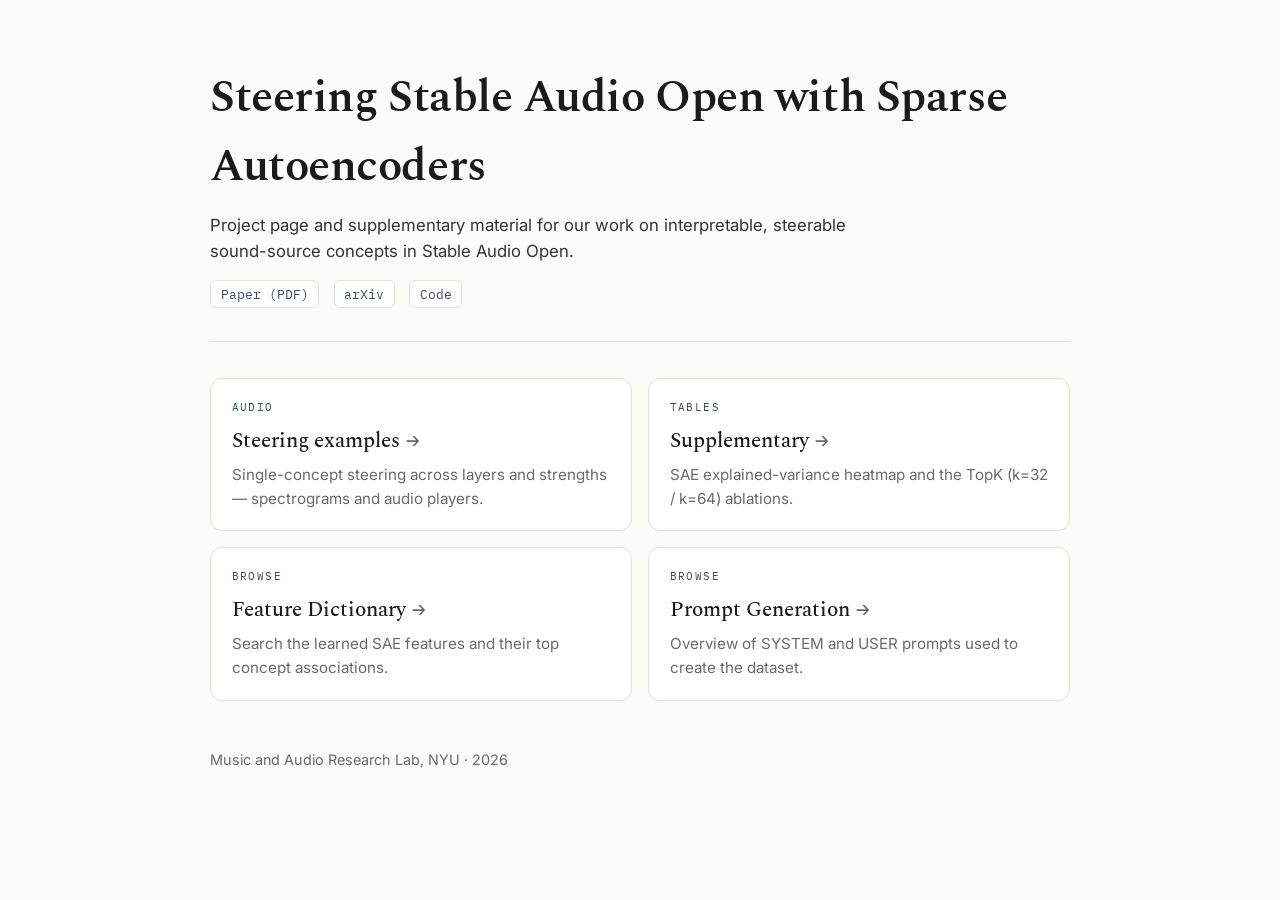
<file: index.html>
<!doctype html>
<html lang="en">
<head>
<meta charset="utf-8">
<meta name="viewport" content="width=device-width, initial-scale=1">

<!-- ============================================================= -->
<!--  EDIT ME: page title (browser tab + heading below)            -->
<!-- ============================================================= -->
<title>Steering Stable Audio Open with Sparse Autoencoders</title>

<link rel="preconnect" href="https://fonts.googleapis.com">
<link href="https://fonts.googleapis.com/css2?family=Spectral:wght@400;500;600&family=Inter:wght@400;500;600&family=IBM+Plex+Mono:wght@400;500&display=swap" rel="stylesheet">

<style>
  :root {
    --paper:#fbfbf8; --ink:#1b1b1a; --muted:#6a6a63; --line:#e4e2da;
    --accent:#3a4a6b; --card:#ffffff;
  }
  * { box-sizing:border-box; }
  body {
    margin:0; background:var(--paper); color:var(--ink);
    font-family:"Inter",system-ui,-apple-system,Segoe UI,Roboto,sans-serif;
    line-height:1.55; -webkit-font-smoothing:antialiased;
  }
  .wrap { max-width:900px; margin:0 auto; padding:4rem 1.25rem 5rem; }

  /* ---- header ---- */
  .title {
    font-family:"Spectral",Georgia,serif; font-weight:600;
    font-size:clamp(1.9rem,4vw,2.8rem); letter-spacing:-0.01em; margin:0 0 .6rem;
  }
  .lede { color:#333; max-width:60ch; margin:0 0 1rem; font-size:1.05rem; }
  /* Optional links row — fill in or delete. Delete the whole <nav> if unused. */
  .links { display:flex; flex-wrap:wrap; gap:.5rem .9rem; margin:.2rem 0 0; padding:0; list-style:none; }
  .links a {
    font-family:"IBM Plex Mono",monospace; font-size:.82rem;
    color:var(--accent); text-decoration:none;
    border:1px solid var(--line); border-radius:6px; padding:.3rem .6rem; background:#fff;
  }
  .links a:hover { border-color:var(--accent); }

  .divider { border:0; border-top:1px solid var(--line); margin:2.25rem 0; }

  /* ---- cards ---- */
  .grid { display:grid; grid-template-columns:1fr; gap:1rem; }
  @media (min-width:640px){ .grid { grid-template-columns:1fr 1fr; } }

  .card {
    display:block; text-decoration:none; color:inherit;
    background:var(--card); border:1px solid var(--line); border-radius:12px;
    padding:1.25rem 1.3rem; transition:border-color .12s, transform .12s, box-shadow .12s;
  }
  .card:hover {
    border-color:var(--accent); transform:translateY(-2px);
    box-shadow:0 6px 20px rgba(26,26,24,.06);
  }
  .card .eyebrow {
    font-family:"IBM Plex Mono",monospace; font-size:.7rem; letter-spacing:.12em;
    text-transform:uppercase; color:var(--accent); margin-bottom:.5rem;
  }
  .card h2 {
    font-family:"Spectral",Georgia,serif; font-weight:500; font-size:1.3rem;
    margin:0 0 .4rem; display:flex; align-items:center; gap:.4rem;
  }
  .card h2 .arrow { color:var(--muted); transition:transform .12s; }
  .card:hover h2 .arrow { transform:translateX(3px); color:var(--accent); }
  .card p { margin:0; color:var(--muted); font-size:.95rem; }

  .foot { margin-top:3rem; color:var(--muted); font-size:.9rem; }
</style>
</head>

<body>
<div class="wrap">

  <header>
    <!-- EDIT ME: heading + one-line description -->
    <h1 class="title">Steering Stable Audio Open with Sparse Autoencoders</h1>
    <p class="lede">
      Project page and supplementary material for our work on interpretable,
      steerable sound-source concepts in Stable Audio Open.
    </p>

    <!-- OPTIONAL: paper / code links. Fill the href="#" values, or delete this <nav>. -->
    <nav>
      <ul class="links">
        <li><a href="#">Paper (PDF)</a></li>
        <li><a href="#">arXiv</a></li>
        <li><a href="#">Code</a></li>
      </ul>
    </nav>
  </header>

  <hr class="divider">

  <!-- ============================================================= -->
  <!--  THE PAGES.                                                    -->
  <!--  To add a new page: copy one <a class="card"> ... </a> block   -->
  <!--  and change the href, eyebrow, title, and description.         -->
  <!--  href = path to that page's index.html (relative to this file).-->
  <!-- ============================================================= -->
  <div class="grid">

    <!-- ---- CARD: Examples ---- -->
    <a class="card" href="site/">
      <div class="eyebrow">Audio</div>
      <h2>Steering examples <span class="arrow">&rarr;</span></h2>
      <p>Single-concept steering across layers and strengths — spectrograms and audio players.</p>
    </a>

    <!-- ---- CARD: Supplementary (EV) ---- -->
    <a class="card" href="supp_site/">
      <div class="eyebrow">Tables</div>
      <h2>Supplementary <span class="arrow">&rarr;</span></h2>
      <p>SAE explained-variance heatmap and the TopK (k=32 / k=64) ablations.</p>
    </a>

    <!-- ---- CARD: Feature dictionary ---- -->
    <a class="card" href="feat_site/">
      <div class="eyebrow">Browse</div>
      <h2>Feature Dictionary <span class="arrow">&rarr;</span></h2>
      <p>Search the learned SAE features and their top concept associations.</p>
    </a>

    <a class="card" href="prompt_site/prompt_generation.html">
      <div class="eyebrow">Browse</div>
      <h2>Prompt Generation <span class="arrow">&rarr;</span></h2>
      <p>Overview of SYSTEM and USER prompts used to create the dataset.</p>
    </a>
    <!-- ---- ADD NEW CARDS ABOVE THIS LINE ----
         Template to copy (remove the surrounding comment markers to use):

    <a class="card" href="PATH/">
      <div class="eyebrow">LABEL</div>
      <h2>PAGE TITLE <span class="arrow">&rarr;</span></h2>
      <p>One-line description.</p>
    </a>

    -->

  </div>

  <!-- EDIT ME (or delete): footer -->
  <footer class="foot">Music and Audio Research Lab, NYU &middot; 2026</footer>

</div>
</body>
</html>
</file>
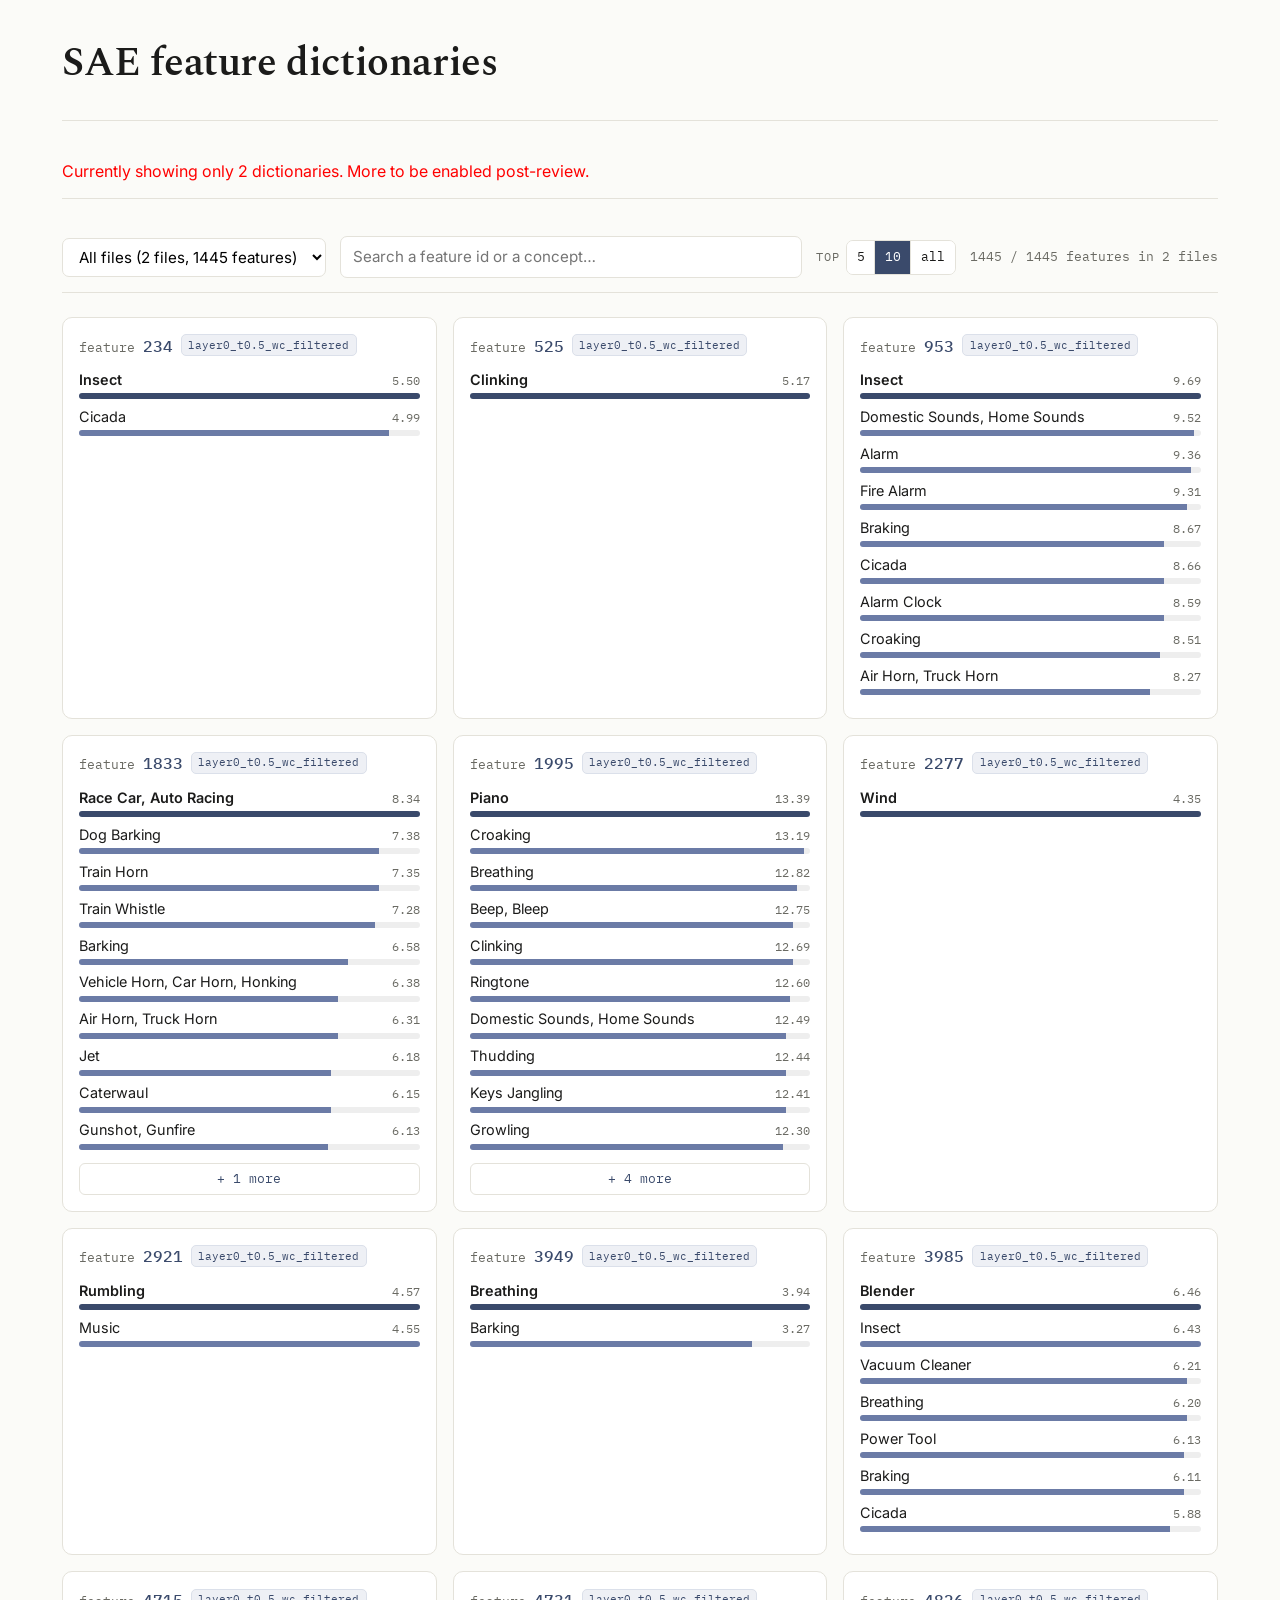
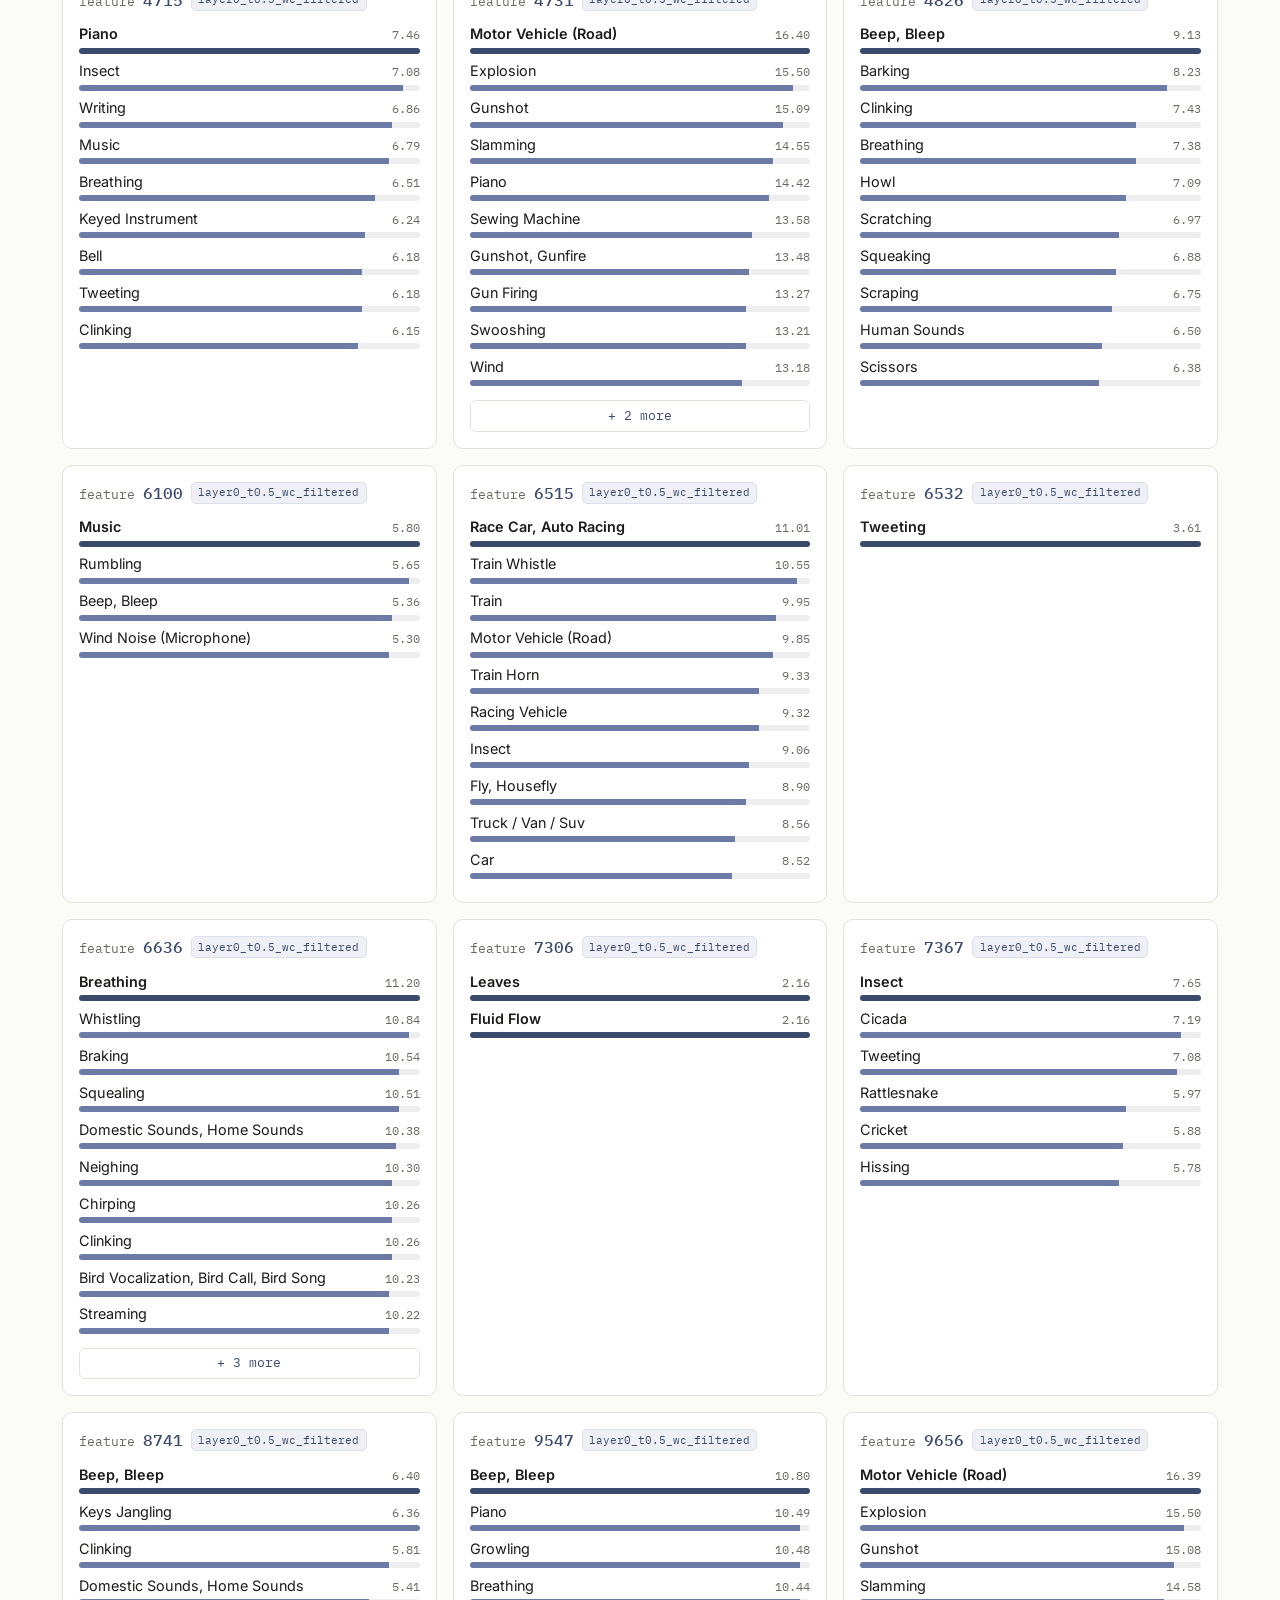
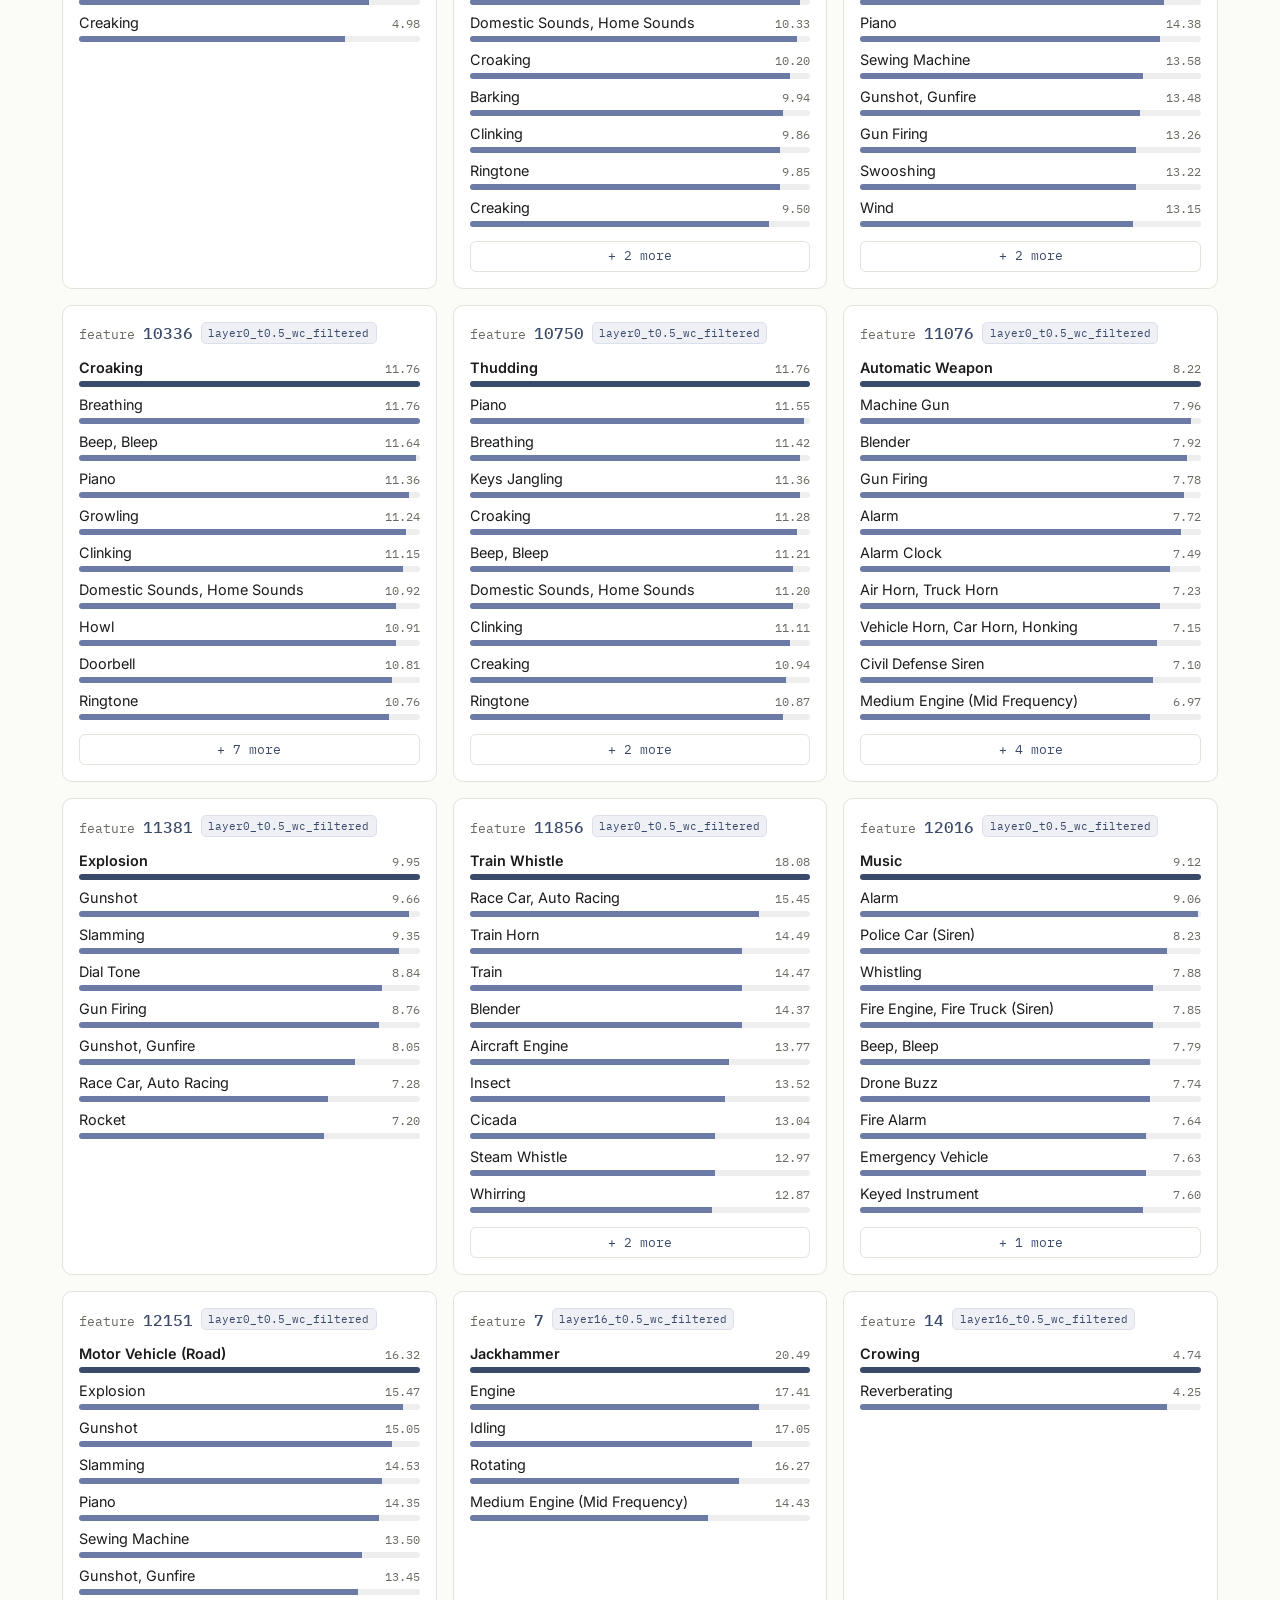
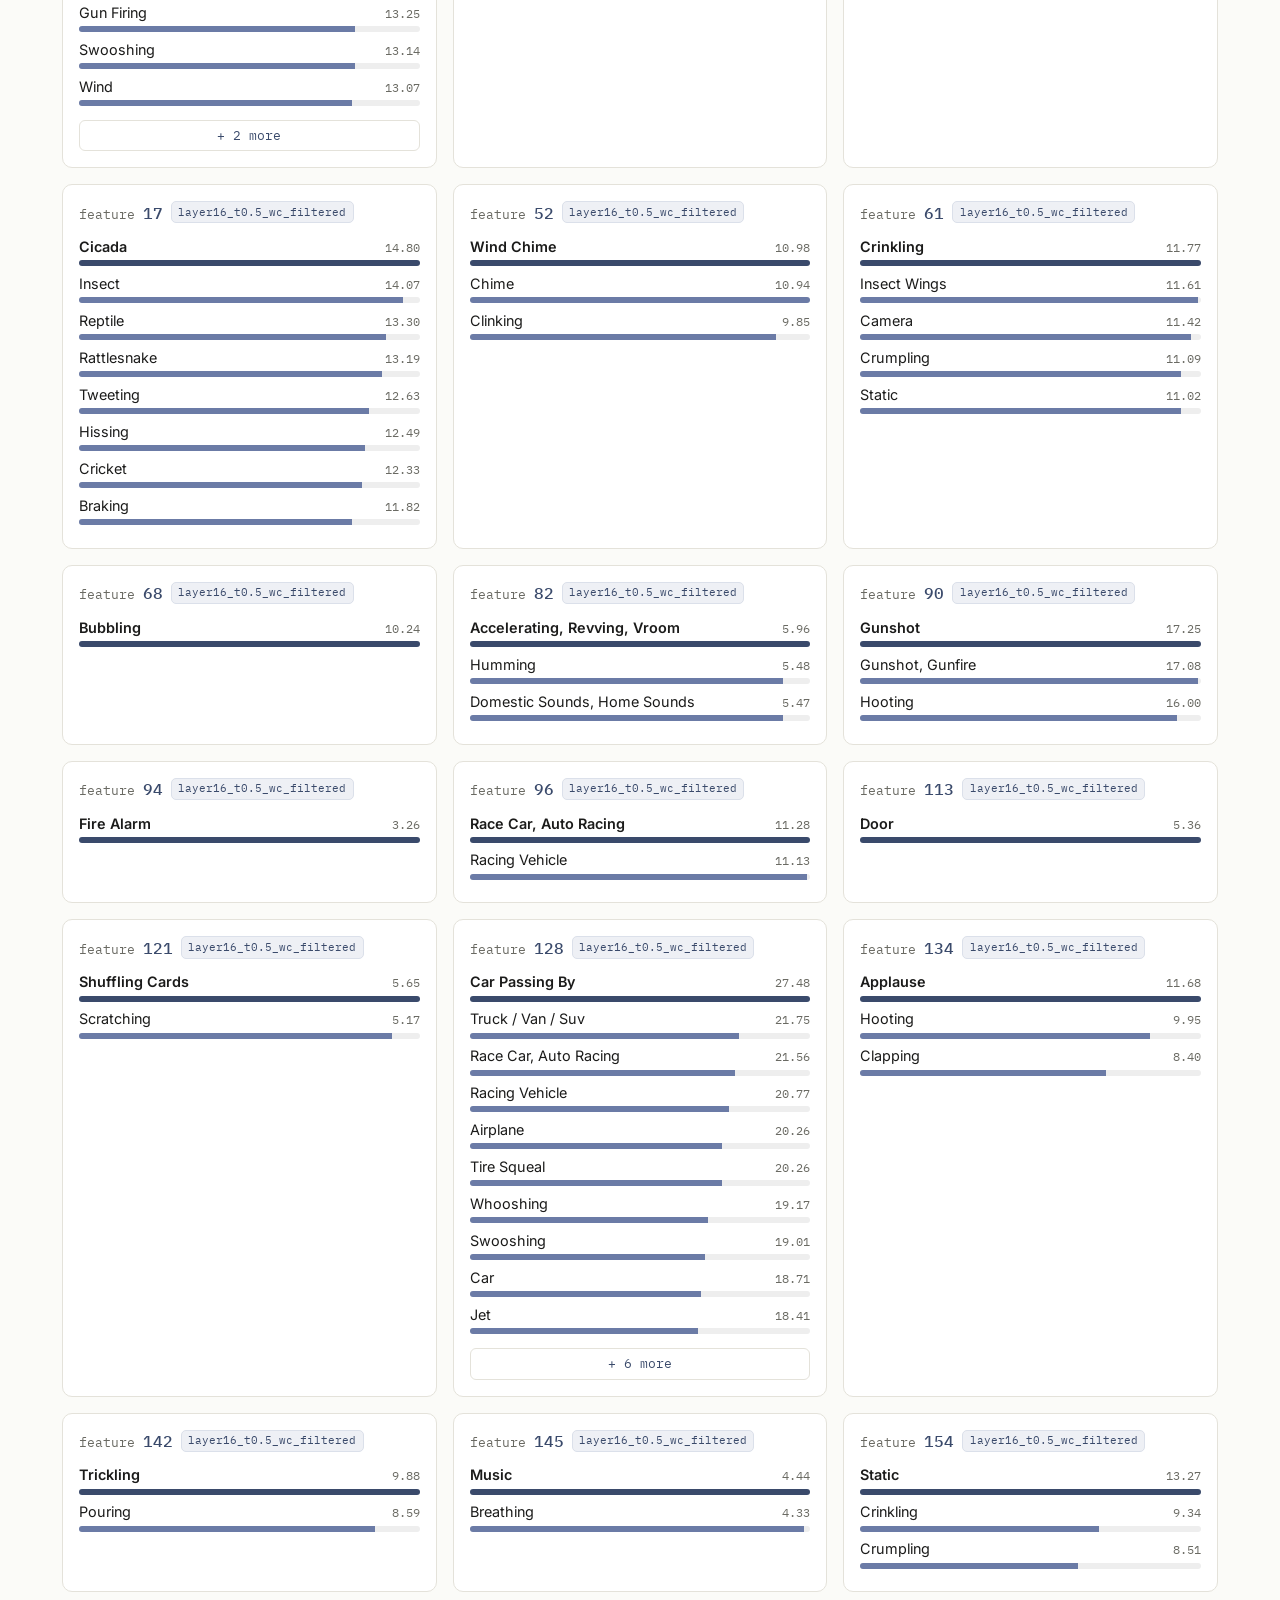
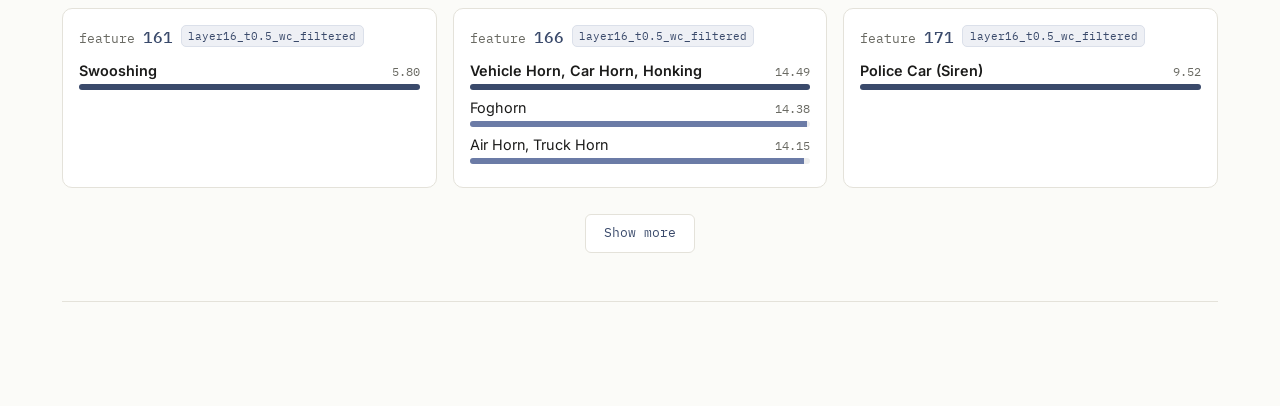
<file: feat_site/index.html>
<!doctype html>
<html lang="en">
<head>
<meta charset="utf-8">
<meta name="viewport" content="width=device-width, initial-scale=1">
<title>SAE feature dictionaries</title>
<link href="https://cdn.jsdelivr.net/npm/bootstrap@5.3.3/dist/css/bootstrap.min.css" rel="stylesheet">
<link href="https://fonts.googleapis.com/css2?family=Spectral:wght@400;500;600&family=Inter:wght@400;500;600&family=IBM+Plex+Mono:wght@400;500&display=swap" rel="stylesheet">
<link href="assets/style.css" rel="stylesheet">
</head>
<body>
<div class="container page">
  <header class="page-head">
    <h1 class="page-title">SAE feature dictionaries</h1>
    
    
  </header>

  <div class="controls">
      <span style="color: red">Currently showing only 2 dictionaries. More to be enabled post-review.</span>
    </div>
  
  <div class="controls">
    <select id="fileselect" class="file-select" aria-label="Choose file"></select>
    <input id="search" class="search" type="search"
      placeholder="Search a feature id or a concept&hellip;" autocomplete="off">
    <div class="ctl-group">
      <span class="ctl-label">top</span>
      <div class="seg" id="topseg">
        <button data-top="5">5</button>
        <button data-top="10">10</button>
        <button data-top="all">all</button>
      </div>
    </div>
    <span class="count" id="count"></span>
  </div>

  <main id="grid" class="grid"></main>
  <div class="load-more-wrap"><button id="loadmore" class="more-btn" hidden>Show more</button></div>

  <footer class="page-foot"></footer>
</div>

<script id="feat-data" type="application/json">[{"label": "layer0_t0.5_wc_filtered", "features": [{"id": "234", "concepts": [{"label": "Insect", "score": 5.497981059936174}, {"label": "Cicada", "score": 4.986441928388727}]}, {"id": "525", "concepts": [{"label": "Clinking", "score": 5.16692954366849}]}, {"id": "953", "concepts": [{"label": "Insect", "score": 9.693608892305717}, {"label": "Domestic Sounds, Home Sounds", "score": 9.521941546646385}, {"label": "Alarm", "score": 9.355978454892968}, {"label": "Fire Alarm", "score": 9.311098923128055}, {"label": "Braking", "score": 8.66773242990781}, {"label": "Cicada", "score": 8.661914084389913}, {"label": "Alarm Clock", "score": 8.58941808680193}, {"label": "Croaking", "score": 8.509483874502624}, {"label": "Air Horn, Truck Horn", "score": 8.272303659598393}]}, {"id": "1833", "concepts": [{"label": "Race Car, Auto Racing", "score": 8.342959026667224}, {"label": "Dog Barking", "score": 7.381307679616384}, {"label": "Train Horn", "score": 7.345551204511264}, {"label": "Train Whistle", "score": 7.284923001400588}, {"label": "Barking", "score": 6.579825343803526}, {"label": "Vehicle Horn, Car Horn, Honking", "score": 6.382209384471036}, {"label": "Air Horn, Truck Horn", "score": 6.307901048532512}, {"label": "Jet", "score": 6.182323240119584}, {"label": "Caterwaul", "score": 6.153376821750539}, {"label": "Gunshot, Gunfire", "score": 6.129316453689152}, {"label": "Gun Firing", "score": 6.067485214552942}]}, {"id": "1995", "concepts": [{"label": "Piano", "score": 13.392192671926153}, {"label": "Croaking", "score": 13.186085941946095}, {"label": "Breathing", "score": 12.81736167932289}, {"label": "Beep, Bleep", "score": 12.748842169549192}, {"label": "Clinking", "score": 12.692805120296185}, {"label": "Ringtone", "score": 12.602602668114052}, {"label": "Domestic Sounds, Home Sounds", "score": 12.488989249646291}, {"label": "Thudding", "score": 12.43928082623681}, {"label": "Keys Jangling", "score": 12.4130060005618}, {"label": "Growling", "score": 12.300001740207009}, {"label": "Telephone Bell Ringing", "score": 12.292127563404085}, {"label": "Creaking", "score": 12.241260056157111}, {"label": "Clucking", "score": 12.12213862056977}, {"label": "Chinking", "score": 12.11674385629139}]}, {"id": "2277", "concepts": [{"label": "Wind", "score": 4.35407214432629}]}, {"id": "2921", "concepts": [{"label": "Rumbling", "score": 4.572833767737605}, {"label": "Music", "score": 4.552476929342084}]}, {"id": "3949", "concepts": [{"label": "Breathing", "score": 3.9371271257930855}, {"label": "Barking", "score": 3.2730288581620752}]}, {"id": "3985", "concepts": [{"label": "Blender", "score": 6.460724340433884}, {"label": "Insect", "score": 6.43324135811211}, {"label": "Vacuum Cleaner", "score": 6.212749876322706}, {"label": "Breathing", "score": 6.198005147413104}, {"label": "Power Tool", "score": 6.126811825269661}, {"label": "Braking", "score": 6.106904997692476}, {"label": "Cicada", "score": 5.883788932592286}]}, {"id": "4715", "concepts": [{"label": "Piano", "score": 7.460639789993398}, {"label": "Insect", "score": 7.084079226025225}, {"label": "Writing", "score": 6.859406386506815}, {"label": "Music", "score": 6.789639838242161}, {"label": "Breathing", "score": 6.510224910079582}, {"label": "Keyed Instrument", "score": 6.235450237650709}, {"label": "Bell", "score": 6.180851766448227}, {"label": "Tweeting", "score": 6.180851766448227}, {"label": "Clinking", "score": 6.151097233525784}]}, {"id": "4731", "concepts": [{"label": "Motor Vehicle (Road)", "score": 16.402723452885397}, {"label": "Explosion", "score": 15.502811069605386}, {"label": "Gunshot", "score": 15.089084165581593}, {"label": "Slamming", "score": 14.547711031692163}, {"label": "Piano", "score": 14.418997197847547}, {"label": "Sewing Machine", "score": 13.583349875319561}, {"label": "Gunshot, Gunfire", "score": 13.484058616621642}, {"label": "Gun Firing", "score": 13.270438807503593}, {"label": "Swooshing", "score": 13.209203683174419}, {"label": "Wind", "score": 13.180689959564742}, {"label": "Rocket", "score": 13.056542314275903}, {"label": "Breathing", "score": 12.812134758242111}]}, {"id": "4826", "concepts": [{"label": "Beep, Bleep", "score": 9.133854129429196}, {"label": "Barking", "score": 8.229571786881374}, {"label": "Clinking", "score": 7.431666248624411}, {"label": "Breathing", "score": 7.379717129718196}, {"label": "Howl", "score": 7.089928835215656}, {"label": "Scratching", "score": 6.973491833500432}, {"label": "Squeaking", "score": 6.881189269855609}, {"label": "Scraping", "score": 6.746948230921578}, {"label": "Human Sounds", "score": 6.496906013166073}, {"label": "Scissors", "score": 6.375803292807575}]}, {"id": "6100", "concepts": [{"label": "Music", "score": 5.800013070233034}, {"label": "Rumbling", "score": 5.645220315568708}, {"label": "Beep, Bleep", "score": 5.363120261094337}, {"label": "Wind Noise (Microphone)", "score": 5.303213189232854}]}, {"id": "6515", "concepts": [{"label": "Race Car, Auto Racing", "score": 11.008894525262772}, {"label": "Train Whistle", "score": 10.553930186685887}, {"label": "Train", "score": 9.95191307089229}, {"label": "Motor Vehicle (Road)", "score": 9.852366855399696}, {"label": "Train Horn", "score": 9.334637350298806}, {"label": "Racing Vehicle", "score": 9.316288226071975}, {"label": "Insect", "score": 9.060741974366724}, {"label": "Fly, Housefly", "score": 8.89623006196512}, {"label": "Truck / Van / Suv", "score": 8.562298482511377}, {"label": "Car", "score": 8.522449163407265}]}, {"id": "6532", "concepts": [{"label": "Tweeting", "score": 3.605274666628225}]}, {"id": "6636", "concepts": [{"label": "Breathing", "score": 11.19831173299872}, {"label": "Whistling", "score": 10.842989180049505}, {"label": "Braking", "score": 10.540244102044184}, {"label": "Squealing", "score": 10.511150700510093}, {"label": "Domestic Sounds, Home Sounds", "score": 10.383910790550127}, {"label": "Neighing", "score": 10.304576698707095}, {"label": "Chirping", "score": 10.2636640351302}, {"label": "Clinking", "score": 10.257817068281442}, {"label": "Bird Vocalization, Bird Call, Bird Song", "score": 10.226132563804613}, {"label": "Streaming", "score": 10.224385550842037}, {"label": "Train Whistle", "score": 10.00253222642859}, {"label": "Insect", "score": 9.906223846243556}, {"label": "Howl", "score": 9.745767988824479}]}, {"id": "7306", "concepts": [{"label": "Leaves", "score": 2.1574527886910433}, {"label": "Fluid Flow", "score": 2.1574527886910433}]}, {"id": "7367", "concepts": [{"label": "Insect", "score": 7.645446967941042}, {"label": "Cicada", "score": 7.191260373434176}, {"label": "Tweeting", "score": 7.084079226025225}, {"label": "Rattlesnake", "score": 5.973331746665077}, {"label": "Cricket", "score": 5.883788932592286}, {"label": "Hissing", "score": 5.775864118124321}]}, {"id": "8741", "concepts": [{"label": "Beep, Bleep", "score": 6.395215256093974}, {"label": "Keys Jangling", "score": 6.363751655216088}, {"label": "Clinking", "score": 5.808682359751102}, {"label": "Domestic Sounds, Home Sounds", "score": 5.405391948408903}, {"label": "Creaking", "score": 4.977035266704911}]}, {"id": "9547", "concepts": [{"label": "Beep, Bleep", "score": 10.801044876467099}, {"label": "Piano", "score": 10.494258780174842}, {"label": "Growling", "score": 10.477415848848112}, {"label": "Breathing", "score": 10.435088277599563}, {"label": "Domestic Sounds, Home Sounds", "score": 10.329097568544015}, {"label": "Croaking", "score": 10.196254909765042}, {"label": "Barking", "score": 9.935747647889691}, {"label": "Clinking", "score": 9.857760391727044}, {"label": "Ringtone", "score": 9.845856639310659}, {"label": "Creaking", "score": 9.503414647444846}, {"label": "Bell", "score": 9.430191327416996}, {"label": "Reverberating", "score": 9.254563342909409}]}, {"id": "9656", "concepts": [{"label": "Motor Vehicle (Road)", "score": 16.390473433211625}, {"label": "Explosion", "score": 15.502811069605386}, {"label": "Gunshot", "score": 15.077506643829626}, {"label": "Slamming", "score": 14.575194878380886}, {"label": "Piano", "score": 14.377392428540302}, {"label": "Sewing Machine", "score": 13.583349875319561}, {"label": "Gunshot, Gunfire", "score": 13.484058616621642}, {"label": "Gun Firing", "score": 13.262724286640239}, {"label": "Swooshing", "score": 13.218722970801744}, {"label": "Wind", "score": 13.153279486225868}, {"label": "Rocket", "score": 13.056542314275903}, {"label": "Breathing", "score": 12.800613374504882}]}, {"id": "10336", "concepts": [{"label": "Croaking", "score": 11.76103498613736}, {"label": "Breathing", "score": 11.760078152211737}, {"label": "Beep, Bleep", "score": 11.63670622118151}, {"label": "Piano", "score": 11.36337153586467}, {"label": "Growling", "score": 11.239561164831061}, {"label": "Clinking", "score": 11.149036807940316}, {"label": "Domestic Sounds, Home Sounds", "score": 10.919137939696808}, {"label": "Howl", "score": 10.908176005665418}, {"label": "Doorbell", "score": 10.806684901491222}, {"label": "Ringtone", "score": 10.75564334050842}, {"label": "Vehicle Horn, Car Horn, Honking", "score": 10.418581514270677}, {"label": "Barking", "score": 10.402451591129708}, {"label": "Ringing", "score": 10.391000242716222}, {"label": "Bell", "score": 10.321783105237811}, {"label": "Telephone Bell Ringing", "score": 10.207529350243082}, {"label": "Reverberating", "score": 10.201434219868561}, {"label": "Creaking", "score": 10.062590589819912}]}, {"id": "10750", "concepts": [{"label": "Thudding", "score": 11.758313671996973}, {"label": "Piano", "score": 11.550547440576603}, {"label": "Breathing", "score": 11.419969584047497}, {"label": "Keys Jangling", "score": 11.364241513300094}, {"label": "Croaking", "score": 11.279467790802462}, {"label": "Beep, Bleep", "score": 11.211850658957692}, {"label": "Domestic Sounds, Home Sounds", "score": 11.199979197016178}, {"label": "Clinking", "score": 11.109467044511153}, {"label": "Creaking", "score": 10.938651967404653}, {"label": "Ringtone", "score": 10.867519990837351}, {"label": "Knocking", "score": 10.803084944384999}, {"label": "Growling", "score": 10.737472287492364}]}, {"id": "11076", "concepts": [{"label": "Automatic Weapon", "score": 8.220156971279911}, {"label": "Machine Gun", "score": 7.961332387338602}, {"label": "Blender", "score": 7.9160291763221675}, {"label": "Gun Firing", "score": 7.780898284779594}, {"label": "Alarm", "score": 7.719968561727548}, {"label": "Alarm Clock", "score": 7.486578538769553}, {"label": "Air Horn, Truck Horn", "score": 7.232852592620078}, {"label": "Vehicle Horn, Car Horn, Honking", "score": 7.152466585999496}, {"label": "Civil Defense Siren", "score": 7.0956705810164555}, {"label": "Medium Engine (Mid Frequency)", "score": 6.969095074714442}, {"label": "Fire Alarm", "score": 6.965212505441053}, {"label": "Scissors", "score": 6.837808942202635}, {"label": "Buzzing", "score": 6.670421713428073}, {"label": "Domestic Sounds, Home Sounds", "score": 6.667638667179306}]}, {"id": "11381", "concepts": [{"label": "Explosion", "score": 9.95191307089229}, {"label": "Gunshot", "score": 9.65563115816923}, {"label": "Slamming", "score": 9.34652670165741}, {"label": "Dial Tone", "score": 8.83581336882402}, {"label": "Gun Firing", "score": 8.75743060922574}, {"label": "Gunshot, Gunfire", "score": 8.05021221845637}, {"label": "Race Car, Auto Racing", "score": 7.284923001400588}, {"label": "Rocket", "score": 7.202589129786291}]}, {"id": "11856", "concepts": [{"label": "Train Whistle", "score": 18.075383388793668}, {"label": "Race Car, Auto Racing", "score": 15.447822668742637}, {"label": "Train Horn", "score": 14.48642061614294}, {"label": "Train", "score": 14.470235142312157}, {"label": "Blender", "score": 14.370213545767067}, {"label": "Aircraft Engine", "score": 13.76855054885689}, {"label": "Insect", "score": 13.517313582303874}, {"label": "Cicada", "score": 13.042513592647133}, {"label": "Steam Whistle", "score": 12.972329798686086}, {"label": "Whirring", "score": 12.86766036361754}, {"label": "Power Tool", "score": 12.807681963892737}, {"label": "Jet", "score": 12.655149422248124}]}, {"id": "12016", "concepts": [{"label": "Music", "score": 9.115141529187014}, {"label": "Alarm", "score": 9.05701676404333}, {"label": "Police Car (Siren)", "score": 8.232072371967412}, {"label": "Whistling", "score": 7.882299148674002}, {"label": "Fire Engine, Fire Truck (Siren)", "score": 7.846275736039237}, {"label": "Beep, Bleep", "score": 7.786025589658415}, {"label": "Drone Buzz", "score": 7.74339090510318}, {"label": "Fire Alarm", "score": 7.63592330149844}, {"label": "Emergency Vehicle", "score": 7.629622872271857}, {"label": "Keyed Instrument", "score": 7.601650568794463}, {"label": "Buzzing", "score": 7.554181430656217}]}, {"id": "12151", "concepts": [{"label": "Motor Vehicle (Road)", "score": 16.315606082124717}, {"label": "Explosion", "score": 15.474252804257661}, {"label": "Gunshot", "score": 15.054155553321342}, {"label": "Slamming", "score": 14.526865915051552}, {"label": "Piano", "score": 14.35058823424479}, {"label": "Sewing Machine", "score": 13.502634959185091}, {"label": "Gunshot, Gunfire", "score": 13.452909331377057}, {"label": "Gun Firing", "score": 13.248914648763332}, {"label": "Swooshing", "score": 13.141314276119346}, {"label": "Wind", "score": 13.06510999618192}, {"label": "Rocket", "score": 13.056542314275903}, {"label": "Breathing", "score": 12.790259924199637}]}]}, {"label": "layer16_t0.5_wc_filtered", "features": [{"id": "7", "concepts": [{"label": "Jackhammer", "score": 20.49494925796755}, {"label": "Engine", "score": 17.405462750631248}, {"label": "Idling", "score": 17.05415734732502}, {"label": "Rotating", "score": 16.270181469531625}, {"label": "Medium Engine (Mid Frequency)", "score": 14.428519492110647}]}, {"id": "14", "concepts": [{"label": "Crowing", "score": 4.739411097176328}, {"label": "Reverberating", "score": 4.2496915162196505}]}, {"id": "17", "concepts": [{"label": "Cicada", "score": 14.79759703610529}, {"label": "Insect", "score": 14.067656060997107}, {"label": "Reptile", "score": 13.299797675964458}, {"label": "Rattlesnake", "score": 13.19053925715866}, {"label": "Tweeting", "score": 12.633973553579064}, {"label": "Hissing", "score": 12.492013733884148}, {"label": "Cricket", "score": 12.326999573327054}, {"label": "Braking", "score": 11.820971922552125}]}, {"id": "52", "concepts": [{"label": "Wind Chime", "score": 10.981430697455915}, {"label": "Chime", "score": 10.93851540894775}, {"label": "Clinking", "score": 9.854525258220928}]}, {"id": "61", "concepts": [{"label": "Crinkling", "score": 11.765031032052129}, {"label": "Insect Wings", "score": 11.614336428317056}, {"label": "Camera", "score": 11.424359038174568}, {"label": "Crumpling", "score": 11.090245865914289}, {"label": "Static", "score": 11.017554807786913}]}, {"id": "68", "concepts": [{"label": "Bubbling", "score": 10.235057802042473}]}, {"id": "82", "concepts": [{"label": "Accelerating, Revving, Vroom", "score": 5.9638857747172676}, {"label": "Humming", "score": 5.475387640872252}, {"label": "Domestic Sounds, Home Sounds", "score": 5.471356556543497}]}, {"id": "90", "concepts": [{"label": "Gunshot", "score": 17.250703300037333}, {"label": "Gunshot, Gunfire", "score": 17.08414616002411}, {"label": "Hooting", "score": 16.00417160323862}]}, {"id": "94", "concepts": [{"label": "Fire Alarm", "score": 3.257417799919164}]}, {"id": "96", "concepts": [{"label": "Race Car, Auto Racing", "score": 11.275678234934514}, {"label": "Racing Vehicle", "score": 11.126526902845955}]}, {"id": "113", "concepts": [{"label": "Door", "score": 5.362567698309206}]}, {"id": "121", "concepts": [{"label": "Shuffling Cards", "score": 5.650249770760988}, {"label": "Scratching", "score": 5.173960797591891}]}, {"id": "128", "concepts": [{"label": "Car Passing By", "score": 27.48234767077586}, {"label": "Truck / Van / Suv", "score": 21.745541208550776}, {"label": "Race Car, Auto Racing", "score": 21.55796792873529}, {"label": "Racing Vehicle", "score": 20.77058390190988}, {"label": "Airplane", "score": 20.2630577026805}, {"label": "Tire Squeal", "score": 20.2604746333476}, {"label": "Whooshing", "score": 19.17493968809827}, {"label": "Swooshing", "score": 19.008852981779075}, {"label": "Car", "score": 18.706314201021506}, {"label": "Jet", "score": 18.410739353705083}, {"label": "Subway, Metro, Underground", "score": 18.320541937040048}, {"label": "Roaring", "score": 17.669575836881528}, {"label": "Motorcycle", "score": 17.482775096629474}, {"label": "Motor Vehicle (Road)", "score": 17.064627688182647}, {"label": "Braking", "score": 16.81775860758287}, {"label": "Railroad Car, Train Wagon", "score": 15.848970233767808}]}, {"id": "134", "concepts": [{"label": "Applause", "score": 11.683216139943532}, {"label": "Hooting", "score": 9.953844665377538}, {"label": "Clapping", "score": 8.39546852363955}]}, {"id": "142", "concepts": [{"label": "Trickling", "score": 9.878331148019655}, {"label": "Pouring", "score": 8.592528289084694}]}, {"id": "145", "concepts": [{"label": "Music", "score": 4.435539436619066}, {"label": "Breathing", "score": 4.326928345850003}]}, {"id": "154", "concepts": [{"label": "Static", "score": 13.266576347600745}, {"label": "Crinkling", "score": 9.340775719530766}, {"label": "Crumpling", "score": 8.508054726224088}]}, {"id": "161", "concepts": [{"label": "Swooshing", "score": 5.795012467858754}]}, {"id": "166", "concepts": [{"label": "Vehicle Horn, Car Horn, Honking", "score": 14.48660108603902}, {"label": "Foghorn", "score": 14.37678710612486}, {"label": "Air Horn, Truck Horn", "score": 14.152040755505267}]}, {"id": "171", "concepts": [{"label": "Police Car (Siren)", "score": 9.515263649768414}]}, {"id": "186", "concepts": [{"label": "Wind Chime", "score": 3.434676054756572}]}, {"id": "191", "concepts": [{"label": "Steam Whistle", "score": 6.010992397396536}]}, {"id": "206", "concepts": [{"label": "Braking", "score": 3.8915265391443197}]}, {"id": "212", "concepts": [{"label": "Leaves", "score": 3.347664677766942}]}, {"id": "214", "concepts": [{"label": "Camera", "score": 15.338124641260105}, {"label": "Camera Shutter", "score": 14.769962397769335}, {"label": "Static", "score": 14.112322656799302}, {"label": "Crinkling", "score": 13.359467038670715}, {"label": "Crumpling", "score": 13.091820965866365}, {"label": "Insect Wings", "score": 12.537003596154019}, {"label": "Typewriter", "score": 12.50588486696125}]}, {"id": "227", "concepts": [{"label": "Human Sounds", "score": 14.669539907160436}, {"label": "Bleat", "score": 14.337451760158874}, {"label": "Cattle, Bovinae", "score": 14.259712806025151}, {"label": "Mooing", "score": 13.341055587966224}]}, {"id": "228", "concepts": [{"label": "Rub", "score": 11.181322319380468}, {"label": "Scratching", "score": 10.092120754801439}, {"label": "Filing (Rasp)", "score": 9.918611740266602}, {"label": "Writing", "score": 9.133801974373231}]}, {"id": "239", "concepts": [{"label": "Car Passing By", "score": 27.433070518616507}, {"label": "Truck / Van / Suv", "score": 22.262329542482377}, {"label": "Tire Squeal", "score": 20.601734267990064}, {"label": "Whooshing", "score": 19.7999024903558}, {"label": "Motorcycle", "score": 19.531361639303757}, {"label": "Racing Vehicle", "score": 19.42380100958587}, {"label": "Swooshing", "score": 19.252187853845466}, {"label": "Airplane", "score": 19.191309956608322}, {"label": "Roaring", "score": 19.089029297435104}, {"label": "Car", "score": 19.05189848060474}, {"label": "Race Car, Auto Racing", "score": 19.018074845768925}, {"label": "Subway, Metro, Underground", "score": 17.722334531491846}, {"label": "Motor Vehicle (Road)", "score": 17.624821863700657}, {"label": "Braking", "score": 17.135015429806884}, {"label": "Jet", "score": 16.73783905107358}]}, {"id": "247", "concepts": [{"label": "Clanging", "score": 10.507581067868863}, {"label": "Bouncing", "score": 9.475800768515583}, {"label": "Cowbell", "score": 9.33040771293129}, {"label": "Percussion", "score": 9.320609344362428}, {"label": "Glass", "score": 9.075694198147723}, {"label": "Clucking", "score": 8.72858513375593}, {"label": "Knocking", "score": 8.727278348105747}, {"label": "Clinking", "score": 8.348376456818654}]}, {"id": "261", "concepts": [{"label": "Humming", "score": 3.8849512020239207}]}, {"id": "263", "concepts": [{"label": "Drone Buzz", "score": 7.325763420084964}, {"label": "Blowing", "score": 6.846737008042862}, {"label": "Train Whistle", "score": 6.7680625104222605}]}, {"id": "279", "concepts": [{"label": "Breathing", "score": 6.450952427311426}, {"label": "Buzzing", "score": 5.987393813670136}]}, {"id": "285", "concepts": [{"label": "Alarm Clock", "score": 10.040501550482237}]}, {"id": "286", "concepts": [{"label": "Blender", "score": 21.980111316382807}, {"label": "Race Car, Auto Racing", "score": 19.924301131263324}, {"label": "Power Tool", "score": 19.51838425517334}, {"label": "Chainsaw", "score": 19.091369123094648}, {"label": "Sawing", "score": 18.697387561102015}, {"label": "Racing Vehicle", "score": 16.81891192321595}, {"label": "Electric Motor", "score": 16.719660532449627}, {"label": "Drilling", "score": 16.57047074470962}, {"label": "Vacuum Cleaner", "score": 16.537573890352792}]}, {"id": "288", "concepts": [{"label": "Whale Vocalization", "score": 10.716845546441741}, {"label": "Roar", "score": 10.68552258357701}]}, {"id": "291", "concepts": [{"label": "Rustling", "score": 10.425256610108953}, {"label": "Wind Noise (Microphone)", "score": 9.932897256481933}, {"label": "Wind Turbulence", "score": 9.807203852058619}, {"label": "Rustling Leaves", "score": 8.976041551586066}]}, {"id": "295", "concepts": [{"label": "Computer Keyboard", "score": 6.421717098625057}]}, {"id": "299", "concepts": [{"label": "Vehicle Beep", "score": 11.894762365916346}, {"label": "Alarm Clock", "score": 8.48757754270709}, {"label": "Bat", "score": 8.480097422080625}, {"label": "Rodents, Rats, Mice", "score": 8.1565949110886}]}, {"id": "306", "concepts": [{"label": "Bleat", "score": 8.497859962043467}]}, {"id": "312", "concepts": [{"label": "Wind", "score": 6.78712401915846}]}, {"id": "329", "concepts": [{"label": "Clicking", "score": 12.637406631481303}, {"label": "Camera", "score": 12.055048896743742}, {"label": "Camera Shutter", "score": 11.81833104710934}, {"label": "Crunching", "score": 11.489718404984188}, {"label": "Ticking", "score": 11.35590583230172}]}, {"id": "331", "concepts": [{"label": "Foghorn", "score": 9.252098580588028}]}, {"id": "352", "concepts": [{"label": "Applause", "score": 22.91948683197252}, {"label": "Clapping", "score": 17.25007976140657}, {"label": "Percussion", "score": 12.89954247885256}, {"label": "Hands", "score": 11.977636952648474}]}, {"id": "353", "concepts": [{"label": "Engine", "score": 3.7531297858751063}]}, {"id": "358", "concepts": [{"label": "Whistling", "score": 9.181491804412023}, {"label": "Fire Alarm", "score": 9.093926988156344}, {"label": "Chirping", "score": 8.540611875488322}, {"label": "Telephone Bell Ringing", "score": 8.21065449511218}, {"label": "Beep, Bleep", "score": 7.9868385901274666}]}, {"id": "360", "concepts": [{"label": "Jet", "score": 4.802951910373784}]}, {"id": "362", "concepts": [{"label": "Chime", "score": 16.147748300235644}, {"label": "Wind Chime", "score": 15.646144907879455}, {"label": "Alarm Clock", "score": 15.470127296295958}, {"label": "Fire Alarm", "score": 14.336538691983925}, {"label": "Alarm", "score": 13.836063385715724}, {"label": "Telephone Bell Ringing", "score": 12.758492643587092}, {"label": "Bell", "score": 12.736846881245011}, {"label": "Clinking", "score": 12.729487624745472}, {"label": "Bicycle Bell", "score": 12.036740716753181}, {"label": "Ringtone", "score": 11.943400579430408}]}, {"id": "369", "concepts": [{"label": "Wind Chime", "score": 15.116687259052327}, {"label": "Clinking", "score": 10.42935706705505}, {"label": "Chime", "score": 10.425934865442674}]}, {"id": "387", "concepts": [{"label": "Piano", "score": 5.271065629758401}]}, {"id": "390", "concepts": [{"label": "Steam", "score": 8.439548141069348}, {"label": "Industrial Machine", "score": 6.972484498930034}, {"label": "Hissing", "score": 6.869955271309759}, {"label": "Blowing", "score": 6.846737008042862}, {"label": "Whip", "score": 6.564640507566556}]}, {"id": "393", "concepts": [{"label": "Keyed Instrument", "score": 4.364469770755725}]}, {"id": "394", "concepts": [{"label": "Gun Firing", "score": 13.30827481528351}, {"label": "Slamming", "score": 12.781171920409081}, {"label": "Gunshot", "score": 11.92858006790105}, {"label": "Gunshot, Gunfire", "score": 10.24595355216025}]}, {"id": "397", "concepts": [{"label": "Alarm", "score": 8.571727133819227}, {"label": "Alarm Clock", "score": 8.043447958946894}]}, {"id": "404", "concepts": [{"label": "Cicada", "score": 6.691304971896818}, {"label": "Insect", "score": 6.684607024203521}]}, {"id": "408", "concepts": [{"label": "Rotating", "score": 6.039094839048162}]}, {"id": "438", "concepts": [{"label": "Howl", "score": 10.618492695325788}, {"label": "Police Car (Siren)", "score": 10.609649780241838}, {"label": "Whining", "score": 10.319865745116125}, {"label": "Squeaking", "score": 9.79440592090648}]}, {"id": "440", "concepts": [{"label": "Keys Jangling", "score": 9.859624401562114}, {"label": "Crinkling", "score": 9.150554493477609}, {"label": "Insect Wings", "score": 8.391979236458175}]}, {"id": "444", "concepts": [{"label": "Train Wheels Squealing", "score": 10.344832118160555}, {"label": "Braking", "score": 9.786801687534968}, {"label": "Train Horn", "score": 9.611052098006603}, {"label": "Whistling", "score": 9.588218821105205}, {"label": "Insect", "score": 9.553769582622513}, {"label": "Train Whistle", "score": 9.538798274457372}]}, {"id": "450", "concepts": [{"label": "Train Horn", "score": 14.767282305061777}, {"label": "Civil Defense Siren", "score": 12.278505267161746}, {"label": "Air Horn, Truck Horn", "score": 12.100910882123177}, {"label": "Vehicle Horn, Car Horn, Honking", "score": 11.205159246979717}]}, {"id": "479", "concepts": [{"label": "Hissing", "score": 6.085291415772091}]}, {"id": "480", "concepts": [{"label": "Humming", "score": 4.815296878530691}]}, {"id": "483", "concepts": [{"label": "Barking", "score": 8.955540440854689}]}, {"id": "484", "concepts": [{"label": "Typewriter", "score": 17.123251781339047}, {"label": "Computer Keyboard", "score": 16.618204937113905}, {"label": "Typing", "score": 15.35038329312291}]}, {"id": "503", "concepts": [{"label": "Chatter", "score": 8.976041551586066}, {"label": "Streaming", "score": 7.003066639803362}]}, {"id": "506", "concepts": [{"label": "Water", "score": 14.249270157876255}]}, {"id": "517", "concepts": [{"label": "Slamming", "score": 7.233646526084595}, {"label": "Typing", "score": 5.811436028578189}, {"label": "Striking/Hitting", "score": 5.735248127648249}]}, {"id": "525", "concepts": [{"label": "Insect", "score": 13.798372427764686}, {"label": "Whistling", "score": 13.432559235797147}, {"label": "Cricket", "score": 12.989084027543596}, {"label": "Chirping", "score": 12.965405414110329}, {"label": "Clunking", "score": 11.680477904141474}, {"label": "Animal Body", "score": 11.509792370688553}, {"label": "Bird Vocalization, Bird Call, Bird Song", "score": 11.492586112316918}, {"label": "Appliance Beep", "score": 11.46139298755889}]}, {"id": "526", "concepts": [{"label": "Whistling", "score": 3.4810873952999253}]}, {"id": "528", "concepts": [{"label": "Swooshing", "score": 3.4226277162403975}]}, {"id": "542", "concepts": [{"label": "Drone Buzz", "score": 11.52855017413838}, {"label": "Buzzing", "score": 8.508175929025235}]}, {"id": "559", "concepts": [{"label": "Ticking", "score": 9.212238030389566}, {"label": "Typing", "score": 8.85369165162924}, {"label": "Computer Keyboard", "score": 7.984834621698255}, {"label": "Typewriter", "score": 7.785301745627687}, {"label": "Rattling", "score": 7.395307508034334}]}, {"id": "568", "concepts": [{"label": "Motor Vehicle (Road)", "score": 13.721247701813235}, {"label": "Truck / Van / Suv", "score": 11.32335468005321}, {"label": "Rocket", "score": 8.948389221005671}, {"label": "Wind", "score": 8.571670768843617}]}, {"id": "569", "concepts": [{"label": "Fire Alarm", "score": 17.188306140313273}, {"label": "Cricket", "score": 17.050314021284965}, {"label": "Cicada", "score": 16.508977616976253}, {"label": "Insect", "score": 15.66523513477929}, {"label": "Tweeting", "score": 15.389830893972738}, {"label": "Rattlesnake", "score": 15.07781444956501}, {"label": "Hissing", "score": 14.845656611575661}, {"label": "Telephone Dialing", "score": 14.801659244601879}, {"label": "Alarm", "score": 14.755211220903416}, {"label": "Ringing", "score": 13.973677075831208}, {"label": "Alarm Clock", "score": 13.580457785557446}]}, {"id": "577", "concepts": [{"label": "Telephone Bell Ringing", "score": 17.411745101012063}, {"label": "Wind Chime", "score": 16.939223406952923}, {"label": "Bicycle Bell", "score": 15.533054091534435}, {"label": "Clinking", "score": 15.457245494764397}, {"label": "Ringing", "score": 15.430051643305566}, {"label": "Chime", "score": 15.071809988414772}]}, {"id": "578", "concepts": [{"label": "Police Car (Siren)", "score": 6.245682385551437}, {"label": "Fire Engine, Fire Truck (Siren)", "score": 6.213763712640659}]}, {"id": "580", "concepts": [{"label": "Braking", "score": 3.8915265391443197}]}, {"id": "584", "concepts": [{"label": "Train Horn", "score": 12.50588486696125}, {"label": "Air Horn, Truck Horn", "score": 11.132187761234038}, {"label": "Foghorn", "score": 10.824160775565925}, {"label": "Vehicle Horn, Car Horn, Honking", "score": 10.786925272036843}, {"label": "Civil Defense Siren", "score": 10.423376217779847}]}, {"id": "585", "concepts": [{"label": "Rattlesnake", "score": 6.77885561718356}]}, {"id": "588", "concepts": [{"label": "Organ", "score": 3.6928346961700877}]}, {"id": "596", "concepts": [{"label": "Scraping", "score": 7.643209893017037}, {"label": "Slamming", "score": 7.233646526084595}, {"label": "Rustling", "score": 7.138708023483001}, {"label": "Breathing", "score": 6.995672634040702}, {"label": "Creaking", "score": 6.985861045776282}, {"label": "Gunshot", "score": 6.879106991014429}, {"label": "Growling", "score": 6.806485282690108}, {"label": "Walking", "score": 6.785330937661215}, {"label": "Fluid Flow", "score": 6.6803150428850095}]}, {"id": "603", "concepts": [{"label": "Police Car (Siren)", "score": 6.245682385551437}]}, {"id": "604", "concepts": [{"label": "Music", "score": 5.433825545022768}, {"label": "Civil Defense Siren", "score": 5.343786627175136}]}, {"id": "629", "concepts": [{"label": "Percussion", "score": 13.924309102310884}, {"label": "Clapping", "score": 11.699250597582711}]}, {"id": "633", "concepts": [{"label": "Hissing", "score": 10.875572672907348}, {"label": "Bell", "score": 9.679644865625338}]}, {"id": "634", "concepts": [{"label": "Songbird", "score": 10.816286493095024}]}, {"id": "637", "concepts": [{"label": "Whooshing", "score": 10.851595178814815}, {"label": "Swooshing", "score": 10.539781971095465}, {"label": "Swishing", "score": 8.1389886177566}]}, {"id": "640", "concepts": [{"label": "Whining", "score": 13.381508678148188}, {"label": "Howl", "score": 11.833610882445909}, {"label": "Braking", "score": 10.995973145426682}, {"label": "Police Car (Siren)", "score": 10.830202599268352}, {"label": "Fire Engine, Fire Truck (Siren)", "score": 10.774854652801652}]}, {"id": "642", "concepts": [{"label": "Clapping", "score": 5.09168644969639}]}, {"id": "650", "concepts": [{"label": "Chatter", "score": 13.409550004911202}, {"label": "Plucking", "score": 9.142606528757126}, {"label": "Wind", "score": 8.980117650261704}]}, {"id": "656", "concepts": [{"label": "Gun Firing", "score": 11.62217487641259}, {"label": "Gunshot, Gunfire", "score": 9.70981340340164}, {"label": "Gunshot", "score": 9.656491201682684}, {"label": "Clinking", "score": 8.72651027667229}, {"label": "Clapping", "score": 8.39546852363955}, {"label": "Bell", "score": 7.965331198727586}, {"label": "Walking", "score": 7.869433985429376}]}, {"id": "661", "concepts": [{"label": "Train Whistle", "score": 17.724095645626857}, {"label": "Train Horn", "score": 15.892326760444963}, {"label": "Steam Whistle", "score": 14.18560453227808}, {"label": "Train", "score": 14.05226150272953}, {"label": "Blowing", "score": 13.3470541071975}, {"label": "Train Wheels Squealing", "score": 12.964175718824821}, {"label": "Doorbell", "score": 12.95696879709687}, {"label": "Alarm Clock", "score": 12.866407270574241}]}, {"id": "664", "concepts": [{"label": "Train Wheels Squealing", "score": 15.537275032008306}, {"label": "Tire Squeal", "score": 10.947656281078693}, {"label": "Braking", "score": 10.659019974964698}, {"label": "Squealing", "score": 10.642798592463388}, {"label": "Train", "score": 10.287426726442204}, {"label": "Squeaking", "score": 10.227649758672895}, {"label": "Alarm", "score": 10.121723954254183}]}, {"id": "665", "concepts": [{"label": "Insect", "score": 10.433921023409649}, {"label": "Rattlesnake", "score": 10.106493938131862}, {"label": "Sizzling", "score": 9.631324669565656}, {"label": "Clapping", "score": 9.614796187815955}, {"label": "Whining", "score": 9.53291530244594}, {"label": "Cricket", "score": 9.51692231584872}, {"label": "Howl", "score": 9.406644856217822}, {"label": "Crinkling", "score": 9.340775719530766}, {"label": "Percussion", "score": 9.320609344362428}, {"label": "Whistling", "score": 9.244757912844415}]}, {"id": "677", "concepts": [{"label": "Fire Alarm", "score": 11.853930120415043}, {"label": "Alarm", "score": 9.044250765883307}, {"label": "Train Wheels Squealing", "score": 7.7460316271416545}]}, {"id": "681", "concepts": [{"label": "Chatter", "score": 10.50119775921722}, {"label": "Typing", "score": 9.409385009466533}, {"label": "Growling", "score": 9.345615372424714}, {"label": "Computer Keyboard", "score": 9.014433812930653}, {"label": "Motor Vehicle (Road)", "score": 8.577852348399093}, {"label": "Car", "score": 8.322648373436321}, {"label": "Creaking", "score": 8.172857482722554}, {"label": "Barking", "score": 7.988353587302009}, {"label": "Scraping", "score": 7.981298146010176}]}, {"id": "691", "concepts": [{"label": "Clinking", "score": 6.963364717318169}, {"label": "Swishing", "score": 5.77485571574534}]}, {"id": "697", "concepts": [{"label": "Creaking", "score": 4.956677234022682}, {"label": "Ratchet, Pawl", "score": 4.953994399374459}, {"label": "Croaking", "score": 4.731580445222692}]}, {"id": "705", "concepts": [{"label": "Chatter", "score": 16.678434159305304}, {"label": "Motor Vehicle (Road)", "score": 11.777783311081294}, {"label": "Car", "score": 10.98209374169863}, {"label": "Growling", "score": 10.562187238954603}, {"label": "Wind", "score": 10.553609304686795}, {"label": "Breathing", "score": 10.32343388137668}, {"label": "Scraping", "score": 10.283801958663116}, {"label": "Barking", "score": 10.055030407281643}]}, {"id": "706", "concepts": [{"label": "Howl", "score": 5.271609832472232}]}, {"id": "709", "concepts": [{"label": "Explosion", "score": 22.88244244951288}, {"label": "Igniting", "score": 20.635485779937774}, {"label": "Rocket", "score": 18.76650938443658}, {"label": "Gun Firing", "score": 17.14870692765291}, {"label": "Explosive Device", "score": 16.388004794503892}]}, {"id": "712", "concepts": [{"label": "Leaves", "score": 5.668089010621216}, {"label": "Footsteps", "score": 5.1530143797565255}]}, {"id": "720", "concepts": [{"label": "Whip", "score": 6.564640507566556}, {"label": "Bird Vocalization, Bird Call, Bird Song", "score": 6.560585906152724}]}, {"id": "737", "concepts": [{"label": "Whining", "score": 11.94667904533945}, {"label": "Howl", "score": 9.406644856217822}, {"label": "Whistling", "score": 9.181491804412023}]}, {"id": "781", "concepts": [{"label": "Foghorn", "score": 13.821959028792659}]}, {"id": "794", "concepts": [{"label": "Howl", "score": 6.167330781845932}, {"label": "Braking", "score": 5.997527565871955}]}, {"id": "804", "concepts": [{"label": "Train Whistle", "score": 24.665440711519828}, {"label": "Steam Whistle", "score": 23.98416130085747}, {"label": "Train Horn", "score": 23.075856380263087}, {"label": "Printer", "score": 22.48112188330719}, {"label": "Whirring", "score": 21.74708612146529}, {"label": "Fire Alarm", "score": 21.658487034590276}, {"label": "Doorbell", "score": 21.218160097575602}, {"label": "Train Wheels Squealing", "score": 21.11015964958845}, {"label": "Power Tool", "score": 21.015017562860155}, {"label": "Train", "score": 20.983527969048673}, {"label": "Vacuum Cleaner", "score": 20.894376006785873}, {"label": "Drilling", "score": 20.616778862736286}, {"label": "Power Windows, Electric Windows", "score": 20.504179830790026}, {"label": "Cricket", "score": 20.417243976986587}, {"label": "Alarm Clock", "score": 19.972764136201178}]}, {"id": "816", "concepts": [{"label": "Meowing", "score": 6.034186557098487}]}, {"id": "827", "concepts": [{"label": "Cattle, Bovinae", "score": 16.68263936893793}]}, {"id": "831", "concepts": [{"label": "Cicada", "score": 9.97596599715801}, {"label": "Hissing", "score": 9.540439879544085}, {"label": "Insect", "score": 9.243137641206248}]}, {"id": "836", "concepts": [{"label": "Organ", "score": 8.485086219030284}, {"label": "Keyed Instrument", "score": 7.250124814297716}]}, {"id": "841", "concepts": [{"label": "Train Horn", "score": 15.608451545298028}]}, {"id": "847", "concepts": [{"label": "Clattering", "score": 8.039772185845067}, {"label": "Motorboat, Speedboat", "score": 6.748862059429097}]}, {"id": "877", "concepts": [{"label": "Ringtone", "score": 2.6057273330375645}]}, {"id": "878", "concepts": [{"label": "Plucking", "score": 10.321493848750526}, {"label": "Pelting", "score": 8.092263890067132}]}, {"id": "889", "concepts": [{"label": "Wind Noise (Microphone)", "score": 10.372267092926231}, {"label": "Rustling", "score": 9.212289313343534}, {"label": "Wind Turbulence", "score": 8.624886710013643}]}, {"id": "897", "concepts": [{"label": "Shotgun", "score": 6.714870266345797}]}, {"id": "909", "concepts": [{"label": "Telephone Bell Ringing", "score": 13.748336201793752}, {"label": "Ringtone", "score": 11.19377954001791}, {"label": "Braking", "score": 10.943134076667182}, {"label": "Beep, Bleep", "score": 10.883206932636003}, {"label": "Whistling", "score": 10.40420146630192}, {"label": "Croaking", "score": 10.270594490136006}]}, {"id": "912", "concepts": [{"label": "Chatter", "score": 6.3687697935658445}, {"label": "Plucked String Instrument", "score": 6.022549760910084}]}, {"id": "929", "concepts": [{"label": "Whip", "score": 13.174259866117623}, {"label": "Swishing", "score": 10.50312151976786}, {"label": "Clicking", "score": 10.43884300801861}, {"label": "Crunching", "score": 10.292228754861753}, {"label": "Breathing", "score": 9.226713462357353}]}, {"id": "930", "concepts": [{"label": "Rub", "score": 9.125716904017388}, {"label": "Filing (Rasp)", "score": 8.84741442458974}]}, {"id": "933", "concepts": [{"label": "Race Car, Auto Racing", "score": 22.554086896602307}, {"label": "Racing Vehicle", "score": 19.54392037282235}]}, {"id": "968", "concepts": [{"label": "Whirring", "score": 14.601368962780585}, {"label": "Power Tool", "score": 13.700131922679791}, {"label": "Blender", "score": 13.004892474579353}, {"label": "Vacuum Cleaner", "score": 12.6503792709087}, {"label": "Drilling", "score": 12.317445577520218}, {"label": "Cicada", "score": 12.086874362882169}, {"label": "Sawing", "score": 11.702410583586884}, {"label": "Drone Buzz", "score": 11.52855017413838}]}, {"id": "980", "concepts": [{"label": "Telephone Bell Ringing", "score": 17.10155725418325}, {"label": "Alarm Clock", "score": 14.77198843926212}, {"label": "Alarm", "score": 12.09035811914308}, {"label": "Creaking", "score": 11.547319166051526}, {"label": "Train Wheels Squealing", "score": 11.378769218901938}]}, {"id": "981", "concepts": [{"label": "Tweeting", "score": 8.884338262073696}]}, {"id": "984", "concepts": [{"label": "Dial Tone", "score": 19.516830187278234}, {"label": "Busy Signal", "score": 13.231737962486946}, {"label": "Telephone Dialing", "score": 10.923821488815884}]}, {"id": "985", "concepts": [{"label": "Insect Wings", "score": 9.817895009378626}, {"label": "Crinkling", "score": 8.721758078216101}, {"label": "Crumpling", "score": 8.508054726224088}]}, {"id": "988", "concepts": [{"label": "Chirping", "score": 4.744224372269452}]}, {"id": "1001", "concepts": [{"label": "Power Windows, Electric Windows", "score": 7.291563771026053}, {"label": "Insect", "score": 5.6643604895856425}, {"label": "Bird Vocalization, Bird Call, Bird Song", "score": 5.559268250293554}]}, {"id": "1015", "concepts": [{"label": "Engine", "score": 17.09681249460434}, {"label": "Lawn Mower", "score": 16.760241616606493}, {"label": "Idling", "score": 16.701445670626008}, {"label": "Jackhammer", "score": 16.36089947517769}, {"label": "Medium Engine (Mid Frequency)", "score": 15.005794823997881}, {"label": "Motorcycle", "score": 13.87868787279597}, {"label": "Rotating", "score": 13.831945420200011}]}, {"id": "1033", "concepts": [{"label": "Rustling Leaves", "score": 13.409550004911202}, {"label": "Bird Flight, Flapping Wings", "score": 10.289570277012487}, {"label": "Rustling", "score": 9.879833387582416}, {"label": "Leaves", "score": 9.86191934986762}, {"label": "Scratching", "score": 9.770157499694829}, {"label": "Rub", "score": 9.763331198219674}, {"label": "Crinkling", "score": 9.51786744423689}]}, {"id": "1036", "concepts": [{"label": "Knocking", "score": 8.727278348105747}, {"label": "Footsteps", "score": 6.387028502427141}, {"label": "Vehicle Beep", "score": 6.2990831191661805}, {"label": "Clinking", "score": 6.1531847866518055}]}, {"id": "1042", "concepts": [{"label": "Rumbling", "score": 7.413976817319148}, {"label": "Domestic Sounds, Home Sounds", "score": 5.867823875701438}]}, {"id": "1045", "concepts": [{"label": "Microwave Oven", "score": 5.014261004040991}]}, {"id": "1057", "concepts": [{"label": "Cricket", "score": 4.742215075221201}]}, {"id": "1070", "concepts": [{"label": "Chatter", "score": 17.240897482888816}, {"label": "Plucked String Instrument", "score": 10.478646314721558}, {"label": "Car", "score": 9.279867351695277}, {"label": "Bleat", "score": 9.22280903038386}]}, {"id": "1072", "concepts": [{"label": "Machine Gun", "score": 15.314339641455518}, {"label": "Automatic Weapon", "score": 14.414453936400687}, {"label": "Gun Firing", "score": 11.949814273475896}, {"label": "Hammer", "score": 11.531988095805968}, {"label": "Typewriter", "score": 11.085656669096975}, {"label": "Percussion", "score": 10.904312485525743}, {"label": "Clucking", "score": 10.303926102095895}]}, {"id": "1089", "concepts": [{"label": "Car", "score": 6.792589532636678}, {"label": "Motorcycle", "score": 6.130277428500829}, {"label": "Insect", "score": 6.060129638865795}]}, {"id": "1090", "concepts": [{"label": "Writing", "score": 4.2496915162196505}]}, {"id": "1097", "concepts": [{"label": "Reverberating", "score": 5.267383096629393}, {"label": "Breathing", "score": 4.884861244460268}]}, {"id": "1100", "concepts": [{"label": "Chirping", "score": 11.404214386307274}, {"label": "Howl", "score": 11.290532029023115}, {"label": "Whistling", "score": 11.261329412831435}, {"label": "Insect", "score": 10.984807613989494}, {"label": "Domestic Sounds, Home Sounds", "score": 10.478907952024885}]}, {"id": "1106", "concepts": [{"label": "Cicada", "score": 7.158826783259388}, {"label": "Hissing", "score": 6.869955271309759}]}, {"id": "1112", "concepts": [{"label": "Chatter", "score": 7.893926001196999}]}, {"id": "1126", "concepts": [{"label": "Typing", "score": 10.922863131905169}, {"label": "Computer Keyboard", "score": 10.908683022661764}, {"label": "Ticking", "score": 10.426996882294851}, {"label": "Clicking", "score": 9.892708979302112}]}, {"id": "1130", "concepts": [{"label": "Emergency Vehicle", "score": 14.592336748623298}, {"label": "Fire Engine, Fire Truck (Siren)", "score": 13.571303193909767}, {"label": "Chainsaw", "score": 13.544651386426223}, {"label": "Civil Defense Siren", "score": 12.098106084494447}, {"label": "Race Car, Auto Racing", "score": 12.063510434315456}, {"label": "Police Car (Siren)", "score": 11.891703299876319}, {"label": "Car", "score": 11.542047016913413}, {"label": "Racing Vehicle", "score": 11.126526902845955}, {"label": "Roaring", "score": 10.895735525866357}]}, {"id": "1137", "concepts": [{"label": "Organ", "score": 7.600747493785499}]}, {"id": "1148", "concepts": [{"label": "Emergency Vehicle", "score": 11.103037245472482}, {"label": "Police Car (Siren)", "score": 11.035532361464753}]}, {"id": "1151", "concepts": [{"label": "Crackling", "score": 19.76526960879885}, {"label": "Rustling Leaves", "score": 19.162367063190956}, {"label": "Packaging", "score": 16.81351169581726}, {"label": "Crumpling", "score": 16.58680672757815}, {"label": "Scissors", "score": 15.910711391518099}, {"label": "Crunching", "score": 14.94537509882896}, {"label": "Crinkling", "score": 14.584962146535052}, {"label": "Ice", "score": 14.1043441313655}, {"label": "Walk, Footsteps", "score": 13.677481580993872}]}, {"id": "1152", "concepts": [{"label": "Breathing", "score": 9.467451956540435}, {"label": "Scraping", "score": 9.25297480895354}, {"label": "Piano", "score": 9.20180491135169}, {"label": "Doorbell", "score": 9.099498099673587}]}, {"id": "1184", "concepts": [{"label": "Trickling", "score": 8.750060424445472}, {"label": "Dripping", "score": 8.480097422080625}]}, {"id": "1187", "concepts": [{"label": "Car Passing By", "score": 24.27612307240103}, {"label": "Race Car, Auto Racing", "score": 21.138112312150998}, {"label": "Racing Vehicle", "score": 19.42380100958587}, {"label": "Whooshing", "score": 17.8646452563507}, {"label": "Swooshing", "score": 17.320012504351173}, {"label": "Truck / Van / Suv", "score": 16.555642811814764}, {"label": "Car", "score": 16.420959060285607}, {"label": "Tire Squeal", "score": 16.006341948763147}]}, {"id": "1223", "concepts": [{"label": "Wind Chime", "score": 13.724045961193928}, {"label": "Chime", "score": 12.552753609544695}, {"label": "Organ", "score": 11.415835743962942}]}, {"id": "1236", "concepts": [{"label": "Vehicle Horn, Car Horn, Honking", "score": 10.147553651804575}, {"label": "Humming", "score": 10.098612367873567}, {"label": "Breathing", "score": 7.645750573922373}]}, {"id": "1240", "concepts": [{"label": "Printer", "score": 17.534523610296183}, {"label": "Office Machine", "score": 13.154715152794637}, {"label": "Alarm Clock", "score": 12.955064706082087}, {"label": "Whirring", "score": 12.369002921623022}, {"label": "Drilling", "score": 10.221773094933884}]}, {"id": "1243", "concepts": [{"label": "Engine", "score": 21.963429091359274}, {"label": "Heavy Engine (Low Frequency)", "score": 21.80088076231378}, {"label": "Idling", "score": 19.564378679599123}, {"label": "Medium Engine (Mid Frequency)", "score": 19.090762673214098}, {"label": "Construction Vehicle", "score": 17.445988287441875}, {"label": "Combustion Engine", "score": 17.038395295182458}]}, {"id": "1246", "concepts": [{"label": "Bullet", "score": 19.79863531763769}, {"label": "Keys Jangling", "score": 17.809985033921755}, {"label": "Gun Firing", "score": 16.19039220942465}, {"label": "Gunshot", "score": 16.16618580370062}, {"label": "Breaking", "score": 15.41749422503021}, {"label": "Gunshot, Gunfire", "score": 15.067522070877951}, {"label": "Camera Shutter", "score": 14.769962397769335}, {"label": "Igniting", "score": 14.744221147602198}, {"label": "Wind Noise (Microphone)", "score": 14.613676687703148}, {"label": "Striking/Hitting", "score": 14.008283350159758}, {"label": "Ringing", "score": 13.973677075831208}, {"label": "Doorbell", "score": 13.876576081710652}]}, {"id": "1247", "concepts": [{"label": "Train Whistle", "score": 22.600726930697114}]}, {"id": "1253", "concepts": [{"label": "Gunshot, Gunfire", "score": 18.20436110393957}, {"label": "Gunshot", "score": 18.064219085383293}, {"label": "Rifle", "score": 17.30223099723185}]}, {"id": "1255", "concepts": [{"label": "Alarm", "score": 11.028413970445655}, {"label": "Whistling", "score": 9.882432194150299}]}, {"id": "1267", "concepts": [{"label": "Organ", "score": 7.600747493785499}]}, {"id": "1269", "concepts": [{"label": "Braking", "score": 5.997527565871955}, {"label": "Howl", "score": 5.271609832472232}]}, {"id": "1290", "concepts": [{"label": "Fire Alarm", "score": 3.257417799919164}]}, {"id": "1301", "concepts": [{"label": "Swishing", "score": 8.1389886177566}, {"label": "Walk, Footsteps", "score": 7.740922956052037}, {"label": "Camera", "score": 7.259555648855151}]}, {"id": "1308", "concepts": [{"label": "Breathing", "score": 4.629251044693365}]}, {"id": "1309", "concepts": [{"label": "Rotating", "score": 10.258715905917766}, {"label": "Braking", "score": 9.18378411775662}, {"label": "Strumming", "score": 8.70120829498055}, {"label": "Pelting", "score": 8.092263890067132}, {"label": "Combustion Engine", "score": 8.092263890067132}, {"label": "Accelerating, Revving, Vroom", "score": 8.091543699583477}]}, {"id": "1323", "concepts": [{"label": "Accelerating, Revving, Vroom", "score": 5.05364022513133}]}, {"id": "1327", "concepts": [{"label": "Steam Whistle", "score": 10.932599308432774}, {"label": "Train Horn", "score": 10.774706552759078}, {"label": "Sawing", "score": 10.438565286245925}, {"label": "Civil Defense Siren", "score": 9.71910694978928}, {"label": "Whistling", "score": 9.69103956031497}]}, {"id": "1334", "concepts": [{"label": "Typing", "score": 4.688629996080118}]}, {"id": "1351", "concepts": [{"label": "Alarm", "score": 11.89082189156961}, {"label": "Bell", "score": 10.739748269182595}, {"label": "Clinking", "score": 10.651602521817793}, {"label": "Cicada", "score": 10.490539965697986}, {"label": "Chime", "score": 10.425934865442674}, {"label": "Fire Alarm", "score": 10.414696248554028}, {"label": "Insect", "score": 10.28415677975719}, {"label": "Wind Chime", "score": 10.118247048424648}]}, {"id": "1352", "concepts": [{"label": "Emergency Vehicle", "score": 5.5325649257993845}, {"label": "Police Car (Siren)", "score": 5.038977222648731}, {"label": "Breathing", "score": 4.884861244460268}]}, {"id": "1361", "concepts": [{"label": "Water", "score": 10.93154937931291}, {"label": "Fluid Flow", "score": 10.295541663509155}, {"label": "Flowing", "score": 9.702642173996296}]}, {"id": "1365", "concepts": [{"label": "Cicada", "score": 9.50844418579544}, {"label": "Insect", "score": 8.977002261674087}]}, {"id": "1370", "concepts": [{"label": "Scissors", "score": 5.630875486678532}]}, {"id": "1379", "concepts": [{"label": "Humming", "score": 3.8849512020239207}, {"label": "Foghorn", "score": 3.877182434545085}]}, {"id": "1389", "concepts": [{"label": "Police Car (Siren)", "score": 9.164729425277274}, {"label": "Accelerating, Revving, Vroom", "score": 8.58720415899899}, {"label": "Wind", "score": 8.054193395892284}]}, {"id": "1392", "concepts": [{"label": "Blender", "score": 8.86271968165752}, {"label": "Power Tool", "score": 8.083166321137124}]}, {"id": "1396", "concepts": [{"label": "Strumming", "score": 8.70120829498055}, {"label": "Ticking", "score": 6.308091973295796}, {"label": "Ringtone", "score": 6.218032441443512}, {"label": "Creaking", "score": 6.143673670968956}]}, {"id": "1397", "concepts": [{"label": "Roaring", "score": 6.061070037627997}, {"label": "Bus", "score": 5.707408184600936}]}, {"id": "1400", "concepts": [{"label": "Wind Chime", "score": 12.957620148721668}, {"label": "Typing", "score": 12.451640632517583}, {"label": "Computer Keyboard", "score": 12.376168306240546}, {"label": "Chicken, Rooster", "score": 11.49015238312194}, {"label": "Motor Vehicle (Road)", "score": 11.393211870899915}, {"label": "Typewriter", "score": 11.369531884243912}, {"label": "Clinking", "score": 10.728959907612792}, {"label": "Gun Firing", "score": 10.66292528344699}]}, {"id": "1409", "concepts": [{"label": "Rub", "score": 22.180388588013752}, {"label": "Boiling", "score": 21.390270344400165}, {"label": "Explosion", "score": 21.36459703383151}, {"label": "Rumbling", "score": 20.31084072963889}, {"label": "Scratching", "score": 20.21969186083633}, {"label": "Machine Gun", "score": 20.118180604562337}, {"label": "Ship", "score": 19.735165833210004}, {"label": "Automatic Weapon", "score": 19.150947030809064}]}, {"id": "1418", "concepts": [{"label": "Slamming", "score": 14.40121395404183}, {"label": "Chatter", "score": 12.026353966848374}, {"label": "Door", "score": 11.253950470486362}, {"label": "Sewing Machine", "score": 11.163023132907318}, {"label": "Gunshot", "score": 10.825647178523838}, {"label": "Growling", "score": 10.730396201640172}, {"label": "Gun Firing", "score": 10.66292528344699}, {"label": "Striking/Hitting", "score": 10.431084514625999}, {"label": "Piano", "score": 10.151212430945808}]}, {"id": "1427", "concepts": [{"label": "Wind Chime", "score": 10.118247048424648}]}, {"id": "1429", "concepts": [{"label": "Blender", "score": 4.2231334151208415}]}, {"id": "1438", "concepts": [{"label": "Alarm", "score": 7.385150711024132}, {"label": "Alarm Clock", "score": 6.046394367411554}]}, {"id": "1441", "concepts": [{"label": "Rattling", "score": 6.321239633889223}]}, {"id": "1458", "concepts": [{"label": "Whirring", "score": 14.601368962780585}, {"label": "Power Tool", "score": 14.551416808481854}, {"label": "Sawing", "score": 13.582643639308285}, {"label": "Drilling", "score": 12.52233974071379}, {"label": "Helicopter", "score": 12.003739589018352}, {"label": "Blender", "score": 11.789972701477023}]}, {"id": "1462", "concepts": [{"label": "Frog", "score": 9.52191771215427}]}, {"id": "1468", "concepts": [{"label": "Whining", "score": 9.29489685014628}, {"label": "Howl", "score": 8.713737770558241}, {"label": "Crowing", "score": 8.050920428159586}, {"label": "Vehicle Horn, Car Horn, Honking", "score": 8.032342461454288}, {"label": "Squeaking", "score": 7.846300696983491}]}, {"id": "1470", "concepts": [{"label": "Bird", "score": 4.413487143612061}]}, {"id": "1473", "concepts": [{"label": "Roaring", "score": 7.536402046012288}, {"label": "Chainsaw", "score": 6.5806894161684415}, {"label": "Motorcycle", "score": 6.130277428500829}]}, {"id": "1476", "concepts": [{"label": "Air Horn, Truck Horn", "score": 5.308134130231519}, {"label": "Clinking", "score": 5.214047237845343}]}, {"id": "1503", "concepts": [{"label": "Rustling Leaves", "score": 13.108469517237442}, {"label": "Leaves", "score": 10.703235784436803}, {"label": "Rustling", "score": 10.664708007556088}, {"label": "Crumpling", "score": 10.355290007466287}, {"label": "Crinkling", "score": 9.683525689384675}, {"label": "Insect Wings", "score": 9.176717313993407}]}, {"id": "1508", "concepts": [{"label": "Train Whistle", "score": 27.166063417126107}, {"label": "Train Horn", "score": 24.536078091015334}, {"label": "Steam Whistle", "score": 23.97290871158952}, {"label": "Train", "score": 22.56741089111798}, {"label": "Blowing", "score": 21.90359939746927}, {"label": "Printer", "score": 21.309490927481235}, {"label": "Fire Alarm", "score": 21.203797434318172}, {"label": "Power Tool", "score": 21.052037930626383}, {"label": "Train Wheels Squealing", "score": 21.043599293847734}, {"label": "Vacuum Cleaner", "score": 20.691087359228767}, {"label": "Blender", "score": 20.571731760935535}, {"label": "Whirring", "score": 20.47491671963661}, {"label": "Power Windows, Electric Windows", "score": 20.29906892225114}, {"label": "Neighing", "score": 20.177939279347928}, {"label": "Drilling", "score": 20.082233211156474}, {"label": "Sawing", "score": 20.034295431546447}, {"label": "Busy Signal", "score": 19.767249387175394}, {"label": "Cricket", "score": 19.637357739843452}, {"label": "Electric Motor", "score": 19.58506324350744}]}, {"id": "1529", "concepts": [{"label": "Rodents, Rats, Mice", "score": 11.968745891506066}]}, {"id": "1536", "concepts": [{"label": "Howl", "score": 5.7645606428696174}]}, {"id": "1544", "concepts": [{"label": "Rumbling", "score": 6.520177523038089}]}, {"id": "1565", "concepts": [{"label": "Bird Vocalization, Bird Call, Bird Song", "score": 4.470981513097469}]}, {"id": "1584", "concepts": [{"label": "Swishing", "score": 5.77485571574534}, {"label": "Gear", "score": 5.362567698309206}]}, {"id": "1586", "concepts": [{"label": "Jackhammer", "score": 14.673271529055583}, {"label": "Idling", "score": 13.695438316352647}, {"label": "Lawn Mower", "score": 12.110170952311963}, {"label": "Rotating", "score": 12.02302276621711}, {"label": "Motorcycle", "score": 11.576001121066392}]}, {"id": "1595", "concepts": [{"label": "Medical Machine", "score": 2.648977316831381}]}, {"id": "1597", "concepts": [{"label": "Vehicle Horn, Car Horn, Honking", "score": 4.416365047957524}, {"label": "Music", "score": 4.335949638588232}]}, {"id": "1600", "concepts": [{"label": "Vehicle Horn, Car Horn, Honking", "score": 9.84033116820267}, {"label": "Wind Turbulence", "score": 8.624886710013643}, {"label": "Wind Noise (Microphone)", "score": 8.396615972245307}]}, {"id": "1601", "concepts": [{"label": "Streaming", "score": 8.200091926269037}, {"label": "Reverberating", "score": 8.024829924862894}]}, {"id": "1607", "concepts": [{"label": "Static", "score": 15.746502317397304}, {"label": "Crumpling", "score": 12.177234188494507}, {"label": "Crinkling", "score": 12.035471659201553}, {"label": "Crunching", "score": 9.753765215363487}, {"label": "Camera", "score": 9.657302272799445}]}, {"id": "1611", "concepts": [{"label": "Rumbling", "score": 5.260438171211031}]}, {"id": "1621", "concepts": [{"label": "Howl", "score": 10.568847467224991}, {"label": "Whining", "score": 10.319865745116125}]}, {"id": "1634", "concepts": [{"label": "Insect", "score": 7.168989315710507}, {"label": "Chirping", "score": 7.08752444926287}]}, {"id": "1645", "concepts": [{"label": "Alarm", "score": 14.670817328789003}, {"label": "Police Car (Siren)", "score": 13.382061195769264}, {"label": "Fire Engine, Fire Truck (Siren)", "score": 13.128555923509143}, {"label": "Emergency Vehicle", "score": 12.712264227932412}, {"label": "Whistling", "score": 11.72010949570968}, {"label": "Fire Alarm", "score": 11.612529492805596}]}, {"id": "1649", "concepts": [{"label": "Car", "score": 9.279867351695277}, {"label": "Piano", "score": 6.863749813943257}]}, {"id": "1670", "concepts": [{"label": "Rub", "score": 10.769411909719366}, {"label": "Scratching", "score": 10.383371946417236}, {"label": "Writing", "score": 8.528500581407574}]}, {"id": "1685", "concepts": [{"label": "Rattlesnake", "score": 8.827127615052003}, {"label": "Insect", "score": 7.375881081238404}, {"label": "Cricket", "score": 6.683601533964483}]}, {"id": "1687", "concepts": [{"label": "Emergency Vehicle", "score": 3.2676219700934057}]}, {"id": "1689", "concepts": [{"label": "Writing", "score": 11.640045700108066}, {"label": "Computer Keyboard", "score": 11.54405586706188}, {"label": "Scissors", "score": 10.983360251446085}, {"label": "Typing", "score": 10.44697876773906}, {"label": "Scratching", "score": 10.383371946417236}]}, {"id": "1699", "concepts": [{"label": "Clunking", "score": 4.183912701967561}]}, {"id": "1712", "concepts": [{"label": "Garden Tool", "score": 4.802951910373784}]}, {"id": "1756", "concepts": [{"label": "Chinking", "score": 11.652395085929665}, {"label": "Filling", "score": 11.638100496519424}, {"label": "Trickling", "score": 10.721047666590367}, {"label": "Croaking", "score": 10.456010433600873}]}, {"id": "1764", "concepts": [{"label": "Train Wheels Squealing", "score": 13.687359952618964}, {"label": "Braking", "score": 13.589635720288486}, {"label": "Neighing", "score": 13.347678118085426}, {"label": "Whistling", "score": 13.218646486230602}, {"label": "Chirping", "score": 12.941403750668883}, {"label": "Printer", "score": 12.923849862081639}, {"label": "Alarm Clock", "score": 12.866407270574241}, {"label": "Ringtone", "score": 12.693021618842906}]}, {"id": "1768", "concepts": [{"label": "Wolves", "score": 12.73011041456634}]}, {"id": "1771", "concepts": [{"label": "Fly, Housefly", "score": 9.815395581499141}, {"label": "Mosquito", "score": 8.488084614871353}, {"label": "Static", "score": 7.508366565089335}, {"label": "Buzzing", "score": 6.759434327996219}]}, {"id": "1777", "concepts": [{"label": "Clinking", "score": 6.1531847866518055}, {"label": "Clanging", "score": 5.105124196267785}]}, {"id": "1781", "concepts": [{"label": "Machine Gun", "score": 13.338688821013845}, {"label": "Automatic Weapon", "score": 12.433412697397689}]}, {"id": "1783", "concepts": [{"label": "Clicking", "score": 10.678606463200861}, {"label": "Ticking", "score": 10.132975512804517}]}, {"id": "1808", "concepts": [{"label": "Humming", "score": 10.173849100422832}, {"label": "Breathing", "score": 7.645750573922373}]}, {"id": "1817", "concepts": [{"label": "Cicada", "score": 13.832827474953708}, {"label": "Rattlesnake", "score": 13.707840140763457}, {"label": "Rodents, Rats, Mice", "score": 13.544651386426223}, {"label": "Writing", "score": 13.476971906167398}, {"label": "Grass", "score": 13.139968690213445}, {"label": "Insect", "score": 13.003555094523719}, {"label": "Tweeting", "score": 12.97672093732604}, {"label": "Ratchet, Pawl", "score": 12.28622277023467}, {"label": "Guitar", "score": 12.240305862540074}, {"label": "Rotating", "score": 12.140494629770997}, {"label": "Cricket", "score": 11.926198635416121}, {"label": "Scratching", "score": 11.713627615287402}]}, {"id": "1854", "concepts": [{"label": "Camera", "score": 12.055048896743742}, {"label": "Crunching", "score": 11.489718404984188}, {"label": "Camera Shutter", "score": 10.889363738590358}, {"label": "Crinkling", "score": 9.683525689384675}]}, {"id": "1864", "concepts": [{"label": "Organ", "score": 5.691308452789951}]}, {"id": "1887", "concepts": [{"label": "Camera", "score": 9.657302272799445}, {"label": "Creaking", "score": 9.35985391966883}, {"label": "Typing", "score": 8.85369165162924}, {"label": "Croaking", "score": 8.77132333290136}, {"label": "Rattling", "score": 8.748472998246685}]}, {"id": "1905", "concepts": [{"label": "Breathing", "score": 8.332958057708261}, {"label": "Clinking", "score": 8.08156076231145}, {"label": "Streaming", "score": 7.4443121081916335}]}, {"id": "1912", "concepts": [{"label": "Rustling Leaves", "score": 15.213463204216849}, {"label": "Crumpling", "score": 13.512842423193483}, {"label": "Crackling", "score": 13.342994987072432}, {"label": "Walk, Footsteps", "score": 12.533446821737034}]}, {"id": "1929", "concepts": [{"label": "Ratchet, Pawl", "score": 3.9968514885300666}]}, {"id": "1953", "concepts": [{"label": "Croaking", "score": 5.88329986732891}, {"label": "Crinkling", "score": 5.386743031270815}, {"label": "Breathing", "score": 5.106280870907296}]}, {"id": "1955", "concepts": [{"label": "Chatter", "score": 11.583313309606286}]}, {"id": "1958", "concepts": [{"label": "Industrial Machine", "score": 4.967069907646302}]}, {"id": "1963", "concepts": [{"label": "Filing (Rasp)", "score": 11.330167652904237}, {"label": "Creaking", "score": 11.221706850878645}, {"label": "Scraping", "score": 11.136219222912473}, {"label": "Writing", "score": 10.589109444695321}, {"label": "Clinking", "score": 9.8933254980906}, {"label": "Glass", "score": 9.70981340340164}]}, {"id": "1966", "concepts": [{"label": "Alarm", "score": 7.385150711024132}, {"label": "Fire Alarm", "score": 6.836057024236596}, {"label": "Vehicle Beep", "score": 6.2990831191661805}]}, {"id": "1981", "concepts": [{"label": "Fly, Housefly", "score": 14.836999471464146}, {"label": "Mosquito", "score": 14.030428248444997}, {"label": "Buzzing", "score": 10.452313378490762}]}, {"id": "1992", "concepts": [{"label": "Air Horn, Truck Horn", "score": 9.204465502038616}, {"label": "Humming", "score": 9.05057347014265}, {"label": "Bleat", "score": 8.053192329988935}, {"label": "Howl", "score": 7.875399779363438}]}, {"id": "2001", "concepts": [{"label": "Thumping", "score": 3.886661178499629}]}, {"id": "2016", "concepts": [{"label": "Frog", "score": 5.77485571574534}]}, {"id": "2029", "concepts": [{"label": "Breathing", "score": 9.526154867586683}, {"label": "Growling", "score": 9.197808729083654}]}, {"id": "2030", "concepts": [{"label": "Ratchet, Pawl", "score": 6.159851857113711}, {"label": "Garden Tool", "score": 4.802951910373784}]}, {"id": "2053", "concepts": [{"label": "Hooting", "score": 12.749822446463941}, {"label": "Explosion", "score": 12.592249625943095}, {"label": "Gun Firing", "score": 12.33410979915751}]}, {"id": "2055", "concepts": [{"label": "Alarm", "score": 5.835153890589177}, {"label": "Rattlesnake", "score": 5.451821495173259}]}, {"id": "2075", "concepts": [{"label": "Glass", "score": 5.888810754989036}, {"label": "Keyed Instrument", "score": 4.998349668698225}, {"label": "Clinking", "score": 4.76817304715132}]}, {"id": "2090", "concepts": [{"label": "Rumbling", "score": 7.413976817319148}]}, {"id": "2115", "concepts": [{"label": "Chirping", "score": 7.9439698413242255}, {"label": "Bird Vocalization, Bird Call, Bird Song", "score": 7.424407686071961}, {"label": "Tweeting", "score": 7.108890861600605}, {"label": "Breathing", "score": 6.857410579395984}, {"label": "Insect", "score": 6.684607024203521}, {"label": "Domestic Sounds, Home Sounds", "score": 6.588228581447877}, {"label": "Beep, Bleep", "score": 6.300390326898317}]}, {"id": "2128", "concepts": [{"label": "Bell", "score": 11.595485568614743}, {"label": "Chime", "score": 10.93851540894775}, {"label": "Clinking", "score": 10.571129247647589}]}, {"id": "2132", "concepts": [{"label": "Reverberating", "score": 2.5099362683958892}]}, {"id": "2146", "concepts": [{"label": "Fire Alarm", "score": 3.257417799919164}]}, {"id": "2180", "concepts": [{"label": "Fluid Flow", "score": 8.280078307508106}, {"label": "Swishing", "score": 8.1389886177566}, {"label": "Clapping", "score": 7.176140859463148}, {"label": "Breathing", "score": 6.625659554681998}]}, {"id": "2188", "concepts": [{"label": "Emergency Vehicle", "score": 18.182186399689808}, {"label": "Fire Engine, Fire Truck (Siren)", "score": 18.02471347819953}, {"label": "Police Car (Siren)", "score": 17.908033269728126}, {"label": "Motor Vehicle (Road)", "score": 16.338308656258977}, {"label": "Car", "score": 15.894297049658126}, {"label": "Meowing", "score": 15.439490741292428}, {"label": "Zapping", "score": 15.428866398660666}, {"label": "Squeaking", "score": 15.394174225524216}, {"label": "Civil Defense Siren", "score": 15.239802905645357}, {"label": "Racing Vehicle", "score": 15.200785097844673}, {"label": "Race Car, Auto Racing", "score": 15.058678297939947}, {"label": "Growling", "score": 14.930609587601127}, {"label": "Roaring", "score": 14.760880135652283}, {"label": "Whining", "score": 14.617907909350041}, {"label": "Truck / Van / Suv", "score": 14.599453459717669}]}, {"id": "2190", "concepts": [{"label": "Cicada", "score": 8.71312301569644}, {"label": "Hissing", "score": 8.12691209078827}, {"label": "Rattlesnake", "score": 7.999841457477844}, {"label": "Insect", "score": 7.738508815081384}]}, {"id": "2218", "concepts": [{"label": "Civil Defense Siren", "score": 10.72418719872692}]}, {"id": "2229", "concepts": [{"label": "Insect", "score": 7.168989315710507}, {"label": "Braking", "score": 7.077783091028984}, {"label": "Hissing", "score": 6.5104710298114705}, {"label": "Clanging", "score": 6.327669854384031}]}, {"id": "2235", "concepts": [{"label": "Insect", "score": 4.55550081274093}, {"label": "Rattlesnake", "score": 4.3984952548462495}, {"label": "Reverberating", "score": 4.2496915162196505}]}, {"id": "2240", "concepts": [{"label": "Goose", "score": 8.900069418961616}, {"label": "Quacking", "score": 8.70120829498055}]}, {"id": "2242", "concepts": [{"label": "Gun Firing", "score": 13.370788002353502}, {"label": "Gunshot", "score": 12.752371508494956}, {"label": "Gunshot, Gunfire", "score": 11.120031792455393}, {"label": "Explosion", "score": 10.644657002436608}, {"label": "Automatic Weapon", "score": 10.52139719086646}]}, {"id": "2248", "concepts": [{"label": "Turkey", "score": 8.280078307508106}, {"label": "Chicken, Rooster", "score": 7.601293721749893}]}, {"id": "2252", "concepts": [{"label": "Songbird", "score": 2.9722770248960555}]}, {"id": "2257", "concepts": [{"label": "Crinkling", "score": 7.16592147442001}, {"label": "Piano", "score": 6.458394928621006}, {"label": "Appliance Beep", "score": 6.0695846515551635}, {"label": "Static", "score": 6.057702868193802}, {"label": "Breathing", "score": 6.034226848876265}, {"label": "Camera", "score": 5.856963787616985}]}, {"id": "2259", "concepts": [{"label": "Vehicle Beep", "score": 6.2990831191661805}]}, {"id": "2269", "concepts": [{"label": "Howl", "score": 3.7403647556178465}]}, {"id": "2276", "concepts": [{"label": "Water", "score": 9.343890449620652}]}, {"id": "2278", "concepts": [{"label": "Fire Engine, Fire Truck (Siren)", "score": 11.34972958498354}, {"label": "Emergency Vehicle", "score": 10.447321272226434}]}, {"id": "2280", "concepts": [{"label": "Wind Turbulence", "score": 14.322285832258421}, {"label": "Fire Engine, Fire Truck (Siren)", "score": 14.165467391072857}, {"label": "Police Car (Siren)", "score": 13.641015852396958}, {"label": "Emergency Vehicle", "score": 13.36798020117846}]}, {"id": "2284", "concepts": [{"label": "Explosion", "score": 14.614347318783835}, {"label": "Gun Firing", "score": 12.050978867700824}, {"label": "Explosive Device", "score": 11.168280931138213}, {"label": "Rocket", "score": 11.126526902845955}, {"label": "Igniting", "score": 10.375838396262663}, {"label": "Swooshing", "score": 9.555153336456522}, {"label": "Shotgun", "score": 9.463829982537824}]}, {"id": "2285", "concepts": [{"label": "Breaking", "score": 12.336460023474533}, {"label": "Crinkling", "score": 9.839137691113859}, {"label": "Coin (Dropping)", "score": 9.43865621851055}, {"label": "Crumpling", "score": 8.97783818519006}, {"label": "Glass", "score": 8.299595014347886}]}, {"id": "2286", "concepts": [{"label": "Clock", "score": 4.669420517749261}]}, {"id": "2289", "concepts": [{"label": "Scraping", "score": 3.713465117229734}, {"label": "Walk, Footsteps", "score": 3.688591264737535}]}, {"id": "2290", "concepts": [{"label": "Insect", "score": 5.6643604895856425}]}, {"id": "2293", "concepts": [{"label": "Camera", "score": 13.644671017792131}, {"label": "Insect Wings", "score": 12.797622140832718}, {"label": "Crinkling", "score": 12.708911379776}, {"label": "Crumpling", "score": 12.603167105523362}, {"label": "Static", "score": 12.468218504682447}, {"label": "Chime", "score": 12.260308537853255}, {"label": "Camera Shutter", "score": 12.20778928603473}, {"label": "Rattling", "score": 12.141637699237286}]}, {"id": "2298", "concepts": [{"label": "Wind", "score": 3.297534497186003}]}, {"id": "2300", "concepts": [{"label": "Whirring", "score": 8.110914242635765}, {"label": "Hissing", "score": 6.869955271309759}, {"label": "Foghorn", "score": 6.564640507566556}]}, {"id": "2311", "concepts": [{"label": "Insect", "score": 6.394747686720321}, {"label": "Hissing", "score": 5.564913624514124}, {"label": "Chirping", "score": 5.550335084901261}, {"label": "Buzzing", "score": 5.475387640872252}]}, {"id": "2318", "concepts": [{"label": "Humming", "score": 8.17982893066883}, {"label": "Keyed Instrument", "score": 7.029570972108652}]}, {"id": "2330", "concepts": [{"label": "Whining", "score": 8.058497618944426}, {"label": "Howl", "score": 7.295805719724003}]}, {"id": "2348", "concepts": [{"label": "Telephone Bell Ringing", "score": 18.64490346187689}, {"label": "Ringing", "score": 17.496680043425858}, {"label": "Bullet", "score": 15.660205788082685}, {"label": "Gun Firing", "score": 14.436165116381947}, {"label": "Ringtone", "score": 14.331004384483888}, {"label": "Bicycle Bell", "score": 14.081952931770049}, {"label": "Gunshot", "score": 14.08145829353875}, {"label": "Gunshot, Gunfire", "score": 14.066956200572852}, {"label": "Keys Jangling", "score": 14.010673360264496}, {"label": "Barking", "score": 13.94651454482494}, {"label": "Clinking", "score": 13.893620165651422}]}, {"id": "2355", "concepts": [{"label": "Clanging", "score": 8.417625461126446}, {"label": "Switching", "score": 7.725190396892891}, {"label": "Scraping", "score": 7.643209893017037}]}, {"id": "2359", "concepts": [{"label": "Croaking", "score": 8.204703933559651}, {"label": "Ratchet, Pawl", "score": 7.7960984706391985}, {"label": "Creaking", "score": 7.6391123244703945}, {"label": "Knocking", "score": 7.041113219838759}]}, {"id": "2360", "concepts": [{"label": "Fluid Flow", "score": 6.6803150428850095}]}, {"id": "2364", "concepts": [{"label": "Songbird", "score": 16.280162371290924}, {"label": "Bird", "score": 14.11090956731391}, {"label": "Bird Vocalization, Bird Call, Bird Song", "score": 13.320134958977095}]}, {"id": "2376", "concepts": [{"label": "Zapping", "score": 19.062793479208498}, {"label": "Whining", "score": 17.414041828723704}, {"label": "Police Car (Siren)", "score": 16.05442617820237}, {"label": "Squeaking", "score": 15.94360879879601}, {"label": "Howl", "score": 14.853204160563838}, {"label": "Fire Engine, Fire Truck (Siren)", "score": 14.484150131632992}, {"label": "Wolves", "score": 14.406263549999899}, {"label": "Emergency Vehicle", "score": 14.27067180396112}, {"label": "Human Sounds", "score": 14.073218804978874}]}, {"id": "2377", "concepts": [{"label": "Whistling", "score": 5.3649685804561935}, {"label": "Braking", "score": 4.823446839409131}]}, {"id": "2397", "concepts": [{"label": "Erupting", "score": 14.315711628357313}, {"label": "Reverberating", "score": 12.475115938339277}, {"label": "Hooting", "score": 11.762720901541918}, {"label": "Swooshing", "score": 10.942909453435936}, {"label": "Gun Firing", "score": 10.66292528344699}]}, {"id": "2413", "concepts": [{"label": "Idling", "score": 8.735523128281546}, {"label": "Engine", "score": 7.87636428960381}]}, {"id": "2429", "concepts": [{"label": "Footsteps", "score": 5.1530143797565255}]}, {"id": "2432", "concepts": [{"label": "Rustling Leaves", "score": 9.815395581499141}, {"label": "Rub", "score": 9.763331198219674}, {"label": "Scratching", "score": 8.531127249856056}]}, {"id": "2438", "concepts": [{"label": "Swishing", "score": 11.589278925612584}, {"label": "Breathing", "score": 8.241658812965092}]}, {"id": "2439", "concepts": [{"label": "Police Car (Siren)", "score": 13.722557970201617}, {"label": "Fire Engine, Fire Truck (Siren)", "score": 12.113133655423166}, {"label": "Emergency Vehicle", "score": 10.062450837211339}]}, {"id": "2447", "concepts": [{"label": "Howl", "score": 5.7645606428696174}]}, {"id": "2472", "concepts": [{"label": "Gun Firing", "score": 12.422425780447726}, {"label": "Camera Shutter", "score": 12.20778928603473}, {"label": "Static", "score": 12.156911210191216}, {"label": "Gunshot", "score": 12.15473396356763}, {"label": "Shotgun", "score": 11.683216139943532}, {"label": "Whip", "score": 11.421831083665355}]}, {"id": "2477", "concepts": [{"label": "Engine", "score": 3.7531297858751063}]}, {"id": "2487", "concepts": [{"label": "Rotating", "score": 10.258715905917766}, {"label": "Rattling", "score": 9.822540872391796}, {"label": "Engine", "score": 8.95607244458487}]}, {"id": "2494", "concepts": [{"label": "Civil Defense Siren", "score": 12.098106084494447}, {"label": "Police Car (Siren)", "score": 12.036907762171056}, {"label": "Emergency Vehicle", "score": 10.791599607970317}, {"label": "Fire Engine, Fire Truck (Siren)", "score": 10.774854652801652}, {"label": "Chainsaw", "score": 10.142001031962733}]}, {"id": "2502", "concepts": [{"label": "Walk, Footsteps", "score": 9.625149889679372}]}, {"id": "2507", "concepts": [{"label": "Plucked String Instrument", "score": 6.022549760910084}]}, {"id": "2528", "concepts": [{"label": "Chicken, Rooster", "score": 13.098328392451931}, {"label": "Goose", "score": 12.15905410330071}, {"label": "Turkey", "score": 12.1499417716099}, {"label": "Fowl", "score": 10.69339899222003}, {"label": "Cock-A-Doodle-Doo", "score": 10.585639556988795}]}, {"id": "2532", "concepts": [{"label": "Humming", "score": 8.92651543273412}, {"label": "Human Sounds", "score": 8.279544534749908}, {"label": "Animal", "score": 7.844622147501205}, {"label": "Breathing", "score": 7.241780320365535}, {"label": "Piano", "score": 7.201199131967988}]}, {"id": "2535", "concepts": [{"label": "Steam Whistle", "score": 20.964841217165628}, {"label": "Train Horn", "score": 19.652951579866276}, {"label": "Fire Alarm", "score": 19.062507547357402}, {"label": "Vacuum Cleaner", "score": 18.65857112981876}, {"label": "Train Whistle", "score": 18.641779701499313}, {"label": "Power Tool", "score": 18.056952614573277}, {"label": "Train Wheels Squealing", "score": 18.052451190404252}, {"label": "Whirring", "score": 17.839414744778594}, {"label": "Drilling", "score": 17.593164191380644}, {"label": "Train", "score": 17.357241903365665}, {"label": "Sawing", "score": 17.18605789949669}, {"label": "Blowing", "score": 17.16952925044061}, {"label": "Air Horn, Truck Horn", "score": 16.306083241749665}, {"label": "Braking", "score": 16.086343638239143}]}, {"id": "2536", "concepts": [{"label": "Breaking", "score": 6.532991975258378}]}, {"id": "2547", "concepts": [{"label": "Chicken, Rooster", "score": 15.85444536867432}, {"label": "Fowl", "score": 15.459956432850491}, {"label": "Caw", "score": 15.343786680929943}, {"label": "Barking", "score": 14.661270340600348}]}, {"id": "2556", "concepts": [{"label": "Chatter", "score": 15.555653369227782}, {"label": "Growling", "score": 12.689368158427321}, {"label": "Motor Vehicle (Road)", "score": 12.56997907690212}, {"label": "Chime", "score": 11.937025509552832}, {"label": "Purring", "score": 11.90510008193341}, {"label": "Clinking", "score": 11.886512005989248}, {"label": "Scraping", "score": 11.831280229235984}, {"label": "Applause", "score": 11.683216139943532}]}, {"id": "2561", "concepts": [{"label": "Mosquito", "score": 6.022549760910084}, {"label": "Buzzing", "score": 5.475387640872252}]}, {"id": "2584", "concepts": [{"label": "Rodents, Rats, Mice", "score": 20.454253572967684}, {"label": "Tick-Tock", "score": 19.967348532738697}, {"label": "Machine Gun", "score": 19.906247349877354}, {"label": "Guitar", "score": 19.818466542158255}, {"label": "Quacking", "score": 18.88725828643222}, {"label": "Automatic Weapon", "score": 18.752790887754802}, {"label": "Fowl", "score": 18.03597603199003}, {"label": "Scratching", "score": 17.581962416491535}, {"label": "Goose", "score": 17.54180694541158}, {"label": "Writing", "score": 17.22013617198784}, {"label": "Ticking", "score": 17.075705410235994}, {"label": "Cowbell", "score": 16.795350993612864}, {"label": "Bat", "score": 16.710754067768757}, {"label": "Clock", "score": 16.646247674467944}]}, {"id": "2601", "concepts": [{"label": "Machine Gun", "score": 16.13225541573404}, {"label": "Automatic Weapon", "score": 15.037384259812475}, {"label": "Gun Firing", "score": 12.508023911248376}, {"label": "Pistol", "score": 12.142396246945662}, {"label": "Clunking", "score": 11.680477904141474}, {"label": "Writing", "score": 11.573110099542006}, {"label": "Clucking", "score": 10.785251646196784}, {"label": "Ticking", "score": 10.69156426839331}]}, {"id": "2606", "concepts": [{"label": "Rustling Leaves", "score": 15.555653369227782}, {"label": "Crumpling", "score": 13.091820965866365}, {"label": "Scissors", "score": 12.331809792137912}]}, {"id": "2607", "concepts": [{"label": "Creaking", "score": 8.172857482722554}]}, {"id": "2609", "concepts": [{"label": "Roaring", "score": 13.945755415967986}, {"label": "Idling", "score": 13.539704903202548}, {"label": "Reptile", "score": 13.299797675964458}, {"label": "Rumbling", "score": 13.2294781118213}, {"label": "Medium Engine (Mid Frequency)", "score": 12.794740035990463}, {"label": "Wind Noise (Microphone)", "score": 12.24426089669407}, {"label": "Insect", "score": 11.938549849534516}, {"label": "Motorcycle", "score": 11.576001121066392}, {"label": "Engine", "score": 11.557543773939749}]}, {"id": "2617", "concepts": [{"label": "Percussion", "score": 9.320609344362428}]}, {"id": "2637", "concepts": [{"label": "Vehicle Beep", "score": 7.807551164484232}, {"label": "Tweeting", "score": 6.550104076568758}, {"label": "Alarm", "score": 6.242856383296555}]}, {"id": "2642", "concepts": [{"label": "Braking", "score": 9.873543991823418}, {"label": "Buzzing", "score": 8.656260518568912}, {"label": "Accelerating, Revving, Vroom", "score": 7.832936428695925}, {"label": "Humming", "score": 7.796520867160409}, {"label": "Air Horn, Truck Horn", "score": 7.788998872115436}, {"label": "Cicada", "score": 7.554110842494676}, {"label": "Mosquito", "score": 7.464795194698438}]}, {"id": "2645", "concepts": [{"label": "Train Horn", "score": 15.130156703665222}]}, {"id": "2677", "concepts": [{"label": "Gun Firing", "score": 12.33410979915751}, {"label": "Explosion", "score": 11.552748476194408}, {"label": "Torch", "score": 11.08597186054441}, {"label": "Machine Gun", "score": 10.798010367445842}, {"label": "Gunshot, Gunfire", "score": 10.710379273706735}, {"label": "Fusillade", "score": 10.650232384646273}, {"label": "Reverberating", "score": 10.268255829231336}, {"label": "Gunshot", "score": 10.09419793840737}, {"label": "Automatic Weapon", "score": 10.0651661501935}, {"label": "Wind Noise (Microphone)", "score": 9.932897256481933}, {"label": "Insect", "score": 9.325061346564938}]}, {"id": "2687", "concepts": [{"label": "Ringtone", "score": 9.662167761287467}, {"label": "Telephone Bell Ringing", "score": 8.978436807514527}, {"label": "Chinking", "score": 8.772989187325706}]}, {"id": "2702", "concepts": [{"label": "Rustling Leaves", "score": 3.761498035545623}]}, {"id": "2703", "concepts": [{"label": "Train Whistle", "score": 13.930310559860006}, {"label": "Train Horn", "score": 13.764111359890467}, {"label": "Train", "score": 12.517705100128238}, {"label": "Blowing", "score": 11.872449536107128}]}, {"id": "2715", "concepts": [{"label": "Humming", "score": 5.475387640872252}, {"label": "Civil Defense Siren", "score": 5.343786627175136}]}, {"id": "2717", "concepts": [{"label": "Insect Wings", "score": 9.176717313993407}, {"label": "Crumpling", "score": 8.97783818519006}]}, {"id": "2725", "concepts": [{"label": "Squeaking", "score": 2.8105217456835776}]}, {"id": "2730", "concepts": [{"label": "Whining", "score": 9.95459241528829}, {"label": "Meowing", "score": 9.299743905066563}, {"label": "Howl", "score": 8.93483410837518}, {"label": "Vehicle Horn, Car Horn, Honking", "score": 8.862989639473652}, {"label": "Air Horn, Truck Horn", "score": 8.594481203548213}]}, {"id": "2741", "concepts": [{"label": "Rattlesnake", "score": 4.3984952548462495}]}, {"id": "2743", "concepts": [{"label": "Squealing", "score": 5.507981436426344}, {"label": "Door", "score": 5.362567698309206}, {"label": "Beep, Bleep", "score": 5.1446309160224155}]}, {"id": "2750", "concepts": [{"label": "Creaking", "score": 11.221706850878645}, {"label": "Croaking", "score": 10.270594490136006}]}, {"id": "2755", "concepts": [{"label": "Ringtone", "score": 6.218032441443512}, {"label": "Whistling", "score": 5.3649685804561935}]}, {"id": "2758", "concepts": [{"label": "Race Car, Auto Racing", "score": 24.177149728449773}, {"label": "Racing Vehicle", "score": 20.30154498969538}, {"label": "Chainsaw", "score": 18.413716581939124}, {"label": "Blender", "score": 17.277018087455453}, {"label": "Power Tool", "score": 17.199294575556916}, {"label": "Sawing", "score": 16.24128342650289}, {"label": "Drilling", "score": 15.431875612869936}]}, {"id": "2763", "concepts": [{"label": "Rotating", "score": 6.039094839048162}, {"label": "Blowing", "score": 5.523904307527161}]}, {"id": "2769", "concepts": [{"label": "Clanging", "score": 7.195079803010202}, {"label": "Cowbell", "score": 7.013823540484168}, {"label": "Ticking", "score": 6.8979647349601585}, {"label": "Clucking", "score": 6.696269938320174}, {"label": "Clinking", "score": 6.1531847866518055}]}, {"id": "2779", "concepts": [{"label": "Slamming", "score": 12.01202481138942}, {"label": "Gun Firing", "score": 9.45199240501637}, {"label": "Clanging", "score": 9.285035409752616}, {"label": "Clinking", "score": 9.21330363592676}, {"label": "Clicking", "score": 8.824309128506462}, {"label": "Breaking", "score": 8.097475162503734}]}, {"id": "2789", "concepts": [{"label": "Whining", "score": 11.850687211632158}, {"label": "Howl", "score": 10.714556511845096}, {"label": "Crowing", "score": 8.656755685059988}]}, {"id": "2797", "concepts": [{"label": "Music", "score": 4.435539436619066}, {"label": "Keyed Instrument", "score": 4.364469770755725}]}, {"id": "2805", "concepts": [{"label": "Roaring Cats (Lions, Tigers)", "score": 9.766128483562841}, {"label": "Growling", "score": 8.872250790194585}, {"label": "Frog", "score": 8.1389886177566}]}, {"id": "2815", "concepts": [{"label": "Chicken, Rooster", "score": 8.581437486652199}]}, {"id": "2857", "concepts": [{"label": "Idling", "score": 7.025450231101873}, {"label": "Igniting", "score": 6.732415989997776}]}, {"id": "2865", "concepts": [{"label": "Engine Starting", "score": 11.559151498220547}, {"label": "Clattering", "score": 8.601511468549317}, {"label": "Accelerating, Revving, Vroom", "score": 7.181298149997539}, {"label": "Idling", "score": 7.025450231101873}]}, {"id": "2880", "concepts": [{"label": "Rub", "score": 14.891399933602324}, {"label": "Filing (Rasp)", "score": 13.504303881213994}, {"label": "Scratching", "score": 12.637344938205086}, {"label": "Writing", "score": 11.504340420510417}, {"label": "Scraping", "score": 9.338994944615589}]}, {"id": "2894", "concepts": [{"label": "Explosion", "score": 7.5830581598471785}, {"label": "Rumbling", "score": 7.413976817319148}]}, {"id": "2901", "concepts": [{"label": "Computer Keyboard", "score": 8.542735414061735}, {"label": "Breathing", "score": 8.474769562279794}, {"label": "Typing", "score": 8.1577566612075}, {"label": "Growling", "score": 8.051910301753663}, {"label": "Scraping", "score": 7.243336362205934}]}, {"id": "2906", "concepts": [{"label": "Sizzling", "score": 7.770492099654089}, {"label": "Insect", "score": 6.060129638865795}]}, {"id": "2913", "concepts": [{"label": "Pistol", "score": 4.121780920860554}]}, {"id": "2914", "concepts": [{"label": "Steam", "score": 11.680170869289036}, {"label": "Drilling", "score": 11.154856177948583}, {"label": "Gun Firing", "score": 10.821923972377457}, {"label": "Machine Gun", "score": 10.798010367445842}, {"label": "Train", "score": 10.626435938486077}, {"label": "Train Wheels Squealing", "score": 10.58243629421965}, {"label": "Automatic Weapon", "score": 10.52139719086646}, {"label": "Hissing", "score": 10.485997284841432}, {"label": "Sawing", "score": 10.438565286245925}, {"label": "Clapping", "score": 9.93163970624568}, {"label": "Industrial Machine", "score": 9.888765812201736}, {"label": "Gunshot", "score": 9.656491201682684}, {"label": "Clinking", "score": 9.648347721147578}, {"label": "Clanging", "score": 9.640171119242693}, {"label": "Bell", "score": 9.514061996562983}]}, {"id": "2918", "concepts": [{"label": "Gunshot, Gunfire", "score": 19.664623903090387}, {"label": "Machine Gun", "score": 19.587313742509508}, {"label": "Gunshot", "score": 19.429130613238918}, {"label": "Gun Firing", "score": 19.201191503524615}, {"label": "Explosion", "score": 18.86000130078355}, {"label": "Automatic Weapon", "score": 18.82871973581838}, {"label": "Hooting", "score": 18.085407083918742}, {"label": "Rifle", "score": 17.873470503538563}, {"label": "Fusillade", "score": 17.60436283119093}, {"label": "Bullet", "score": 17.08964654875276}, {"label": "Shotgun", "score": 17.036904748626075}]}, {"id": "2924", "concepts": [{"label": "Explosion", "score": 17.60144109203901}, {"label": "Gunshot, Gunfire", "score": 15.638972436581891}, {"label": "Gun Firing", "score": 15.592012635266244}, {"label": "Gunshot", "score": 14.534305617642405}, {"label": "Pistol", "score": 14.364021740076254}]}, {"id": "2927", "concepts": [{"label": "Howl", "score": 5.7645606428696174}]}, {"id": "2934", "concepts": [{"label": "Crumpling", "score": 7.272375446765065}, {"label": "Crinkling", "score": 7.16592147442001}]}, {"id": "2946", "concepts": [{"label": "Blowing", "score": 6.846737008042862}]}, {"id": "2952", "concepts": [{"label": "Reverberating", "score": 4.2496915162196505}]}, {"id": "2958", "concepts": [{"label": "Organ", "score": 6.088960457600186}]}, {"id": "2959", "concepts": [{"label": "Clinking", "score": 5.214047237845343}]}, {"id": "2972", "concepts": [{"label": "Train Horn", "score": 12.50588486696125}, {"label": "Air Horn, Truck Horn", "score": 9.97688390703986}]}, {"id": "2981", "concepts": [{"label": "Wind Chime", "score": 13.724045961193928}]}, {"id": "2996", "concepts": [{"label": "Organ", "score": 6.088960457600186}]}, {"id": "2997", "concepts": [{"label": "Crinkling", "score": 6.697936329753968}, {"label": "Crumpling", "score": 6.395647045499858}, {"label": "Crunching", "score": 6.197984598540144}]}, {"id": "3019", "concepts": [{"label": "Breathing", "score": 7.3523668943426195}]}, {"id": "3024", "concepts": [{"label": "Scraping", "score": 2.193232319001142}]}, {"id": "3031", "concepts": [{"label": "Wind Chime", "score": 11.969525423088792}]}, {"id": "3035", "concepts": [{"label": "Songbird", "score": 5.032502464545859}, {"label": "Barking", "score": 4.591266423381456}]}, {"id": "3040", "concepts": [{"label": "Purring", "score": 9.142606528757126}]}, {"id": "3041", "concepts": [{"label": "Growling", "score": 9.74184675051368}, {"label": "Creaking", "score": 9.668296136223994}, {"label": "Scraping", "score": 8.870577325340294}, {"label": "Camera Shutter", "score": 8.820780665667776}, {"label": "Breathing", "score": 8.528264009696391}, {"label": "Crinkling", "score": 8.206674145753738}]}, {"id": "3045", "concepts": [{"label": "Clinking", "score": 6.789502971962173}, {"label": "Alarm Clock", "score": 6.046394367411554}]}, {"id": "3048", "concepts": [{"label": "Cicada", "score": 10.490539965697986}, {"label": "Rattlesnake", "score": 9.958006544397783}, {"label": "Insect", "score": 9.624947124718467}, {"label": "Hissing", "score": 9.540439879544085}, {"label": "Scratching", "score": 7.973984552376045}]}, {"id": "3063", "concepts": [{"label": "Trickling", "score": 10.721047666590367}, {"label": "Typing", "score": 10.44697876773906}, {"label": "Rattling", "score": 9.000947502611462}]}, {"id": "3094", "concepts": [{"label": "Wind", "score": 4.087209013815887}]}, {"id": "3098", "concepts": [{"label": "Telephone Bell Ringing", "score": 10.136155371957638}, {"label": "Croaking", "score": 9.008871620537445}, {"label": "Insect", "score": 8.977002261674087}, {"label": "Roaring", "score": 8.893834731496892}, {"label": "Alarm Clock", "score": 8.872300087503556}, {"label": "Rotating", "score": 8.861588975690157}, {"label": "Braking", "score": 8.522576142079098}, {"label": "Cicada", "score": 8.468721921898364}, {"label": "Tweeting", "score": 8.38818820617605}]}, {"id": "3100", "concepts": [{"label": "Footsteps", "score": 5.1530143797565255}]}, {"id": "3112", "concepts": [{"label": "Whining", "score": 9.95459241528829}, {"label": "Howl", "score": 9.406644856217822}]}, {"id": "3121", "concepts": [{"label": "Igniting", "score": 8.344656088528854}, {"label": "Swooshing", "score": 8.16739721947711}, {"label": "Roar", "score": 7.975292842285572}, {"label": "Growling", "score": 7.182314341434568}]}, {"id": "3130", "concepts": [{"label": "Foghorn", "score": 3.877182434545085}, {"label": "Music", "score": 3.8314666019856065}]}, {"id": "3145", "concepts": [{"label": "Church Bell", "score": 13.99861063921241}]}, {"id": "3161", "concepts": [{"label": "Strumming", "score": 9.893987756270793}]}, {"id": "3166", "concepts": [{"label": "Submarine", "score": 6.105738634048653}, {"label": "Humming", "score": 5.475387640872252}]}, {"id": "3169", "concepts": [{"label": "Bird Vocalization, Bird Call, Bird Song", "score": 3.6071597331782317}]}, {"id": "3170", "concepts": [{"label": "Static", "score": 9.98829253488589}, {"label": "Crinkling", "score": 9.340775719530766}, {"label": "Crumpling", "score": 8.508054726224088}, {"label": "Insect Wings", "score": 8.391979236458175}]}, {"id": "3189", "concepts": [{"label": "Fire", "score": 7.24318484603331}]}, {"id": "3201", "concepts": [{"label": "Strumming", "score": 12.76789544741383}]}, {"id": "3204", "concepts": [{"label": "Clinking", "score": 12.163927988318228}, {"label": "Gun Firing", "score": 11.949814273475896}, {"label": "Trickling", "score": 10.721047666590367}, {"label": "Telephone Bell Ringing", "score": 10.595604192251791}, {"label": "Gunshot", "score": 10.48028264227659}, {"label": "Clapping", "score": 10.479922933406309}]}, {"id": "3205", "concepts": [{"label": "Hissing", "score": 11.840977274618776}, {"label": "Bell", "score": 9.978000230886128}, {"label": "Clinking", "score": 9.559526450963144}, {"label": "Ringing", "score": 9.37273993514284}]}, {"id": "3242", "concepts": [{"label": "Chatter", "score": 8.976041551586066}, {"label": "Oinking", "score": 8.807489855018014}, {"label": "Growling", "score": 8.496421731450127}, {"label": "Howl", "score": 7.875399779363438}]}, {"id": "3272", "concepts": [{"label": "Cellphone Buzz, Vibrating Alert", "score": 10.650232384646273}, {"label": "Humming", "score": 6.4057333173790205}]}, {"id": "3281", "concepts": [{"label": "Swishing", "score": 7.157784810143012}, {"label": "Swooshing", "score": 5.795012467858754}, {"label": "Animal Body", "score": 5.735248127648249}]}, {"id": "3289", "concepts": [{"label": "Organ", "score": 8.603009405463698}]}, {"id": "3292", "concepts": [{"label": "Explosion", "score": 9.428859042399012}, {"label": "Ticking", "score": 9.42382833962507}, {"label": "Tick-Tock", "score": 9.125716904017388}, {"label": "Squealing", "score": 8.399575737255423}, {"label": "Gun Firing", "score": 8.194696457433682}, {"label": "Clock", "score": 7.906016184475922}, {"label": "Clinking", "score": 7.659333588054079}]}, {"id": "3295", "concepts": [{"label": "Air Horn, Truck Horn", "score": 7.451250662751135}, {"label": "Vehicle Horn, Car Horn, Honking", "score": 7.281959349881049}]}, {"id": "3298", "concepts": [{"label": "Microwave Oven", "score": 10.522989761669718}, {"label": "Humming", "score": 9.280216443351318}, {"label": "Boiling", "score": 8.624886710013643}, {"label": "Flowing", "score": 7.85949303823681}]}, {"id": "3303", "concepts": [{"label": "Howl", "score": 5.7645606428696174}]}, {"id": "3307", "concepts": [{"label": "Fly, Housefly", "score": 10.50119775921722}, {"label": "Mosquito", "score": 7.464795194698438}]}, {"id": "3314", "concepts": [{"label": "Flowing", "score": 9.702642173996296}, {"label": "Leaves", "score": 9.345874563956146}, {"label": "Rain On Surface", "score": 9.130992366010041}, {"label": "Rustling", "score": 8.812824084138459}, {"label": "Blowing", "score": 7.785301745627687}]}, {"id": "3323", "concepts": [{"label": "Goose", "score": 7.157784810143012}, {"label": "Quacking", "score": 7.020080065127753}, {"label": "Fowl", "score": 6.93846681233775}, {"label": "Dripping", "score": 6.841689205099361}, {"label": "Whistling", "score": 6.790069682734218}, {"label": "Chirping", "score": 6.755401944655259}, {"label": "Breathing", "score": 6.70656262707833}]}, {"id": "3326", "concepts": [{"label": "Ticking", "score": 2.643467661020412}]}, {"id": "3332", "concepts": [{"label": "Pouring", "score": 16.760241616606493}, {"label": "Filling", "score": 15.59305572155744}, {"label": "Trickling", "score": 14.644572389217734}, {"label": "Dripping", "score": 13.730255511676528}, {"label": "Water", "score": 12.931763076791764}, {"label": "Dishes, Pots, And Pans", "score": 10.740304663301592}]}, {"id": "3341", "concepts": [{"label": "Breathing", "score": 8.528264009696391}, {"label": "Walking", "score": 7.5657372765890285}, {"label": "Clicking", "score": 7.148011327122919}, {"label": "Boiling", "score": 6.9585042909362285}]}, {"id": "3345", "concepts": [{"label": "Flowing", "score": 6.911984096129935}, {"label": "Blowing", "score": 6.846737008042862}, {"label": "Train", "score": 6.752519137980475}]}, {"id": "3351", "concepts": [{"label": "Emergency Vehicle", "score": 14.790435094799284}]}, {"id": "3354", "concepts": [{"label": "Clucking", "score": 4.061155945311475}, {"label": "Chainsaw", "score": 3.886661178499629}]}, {"id": "3364", "concepts": [{"label": "Fire Alarm", "score": 9.093926988156344}, {"label": "Rattlesnake", "score": 9.053167697804854}, {"label": "Frog", "score": 8.1389886177566}, {"label": "Cicada", "score": 7.554110842494676}]}, {"id": "3365", "concepts": [{"label": "Vehicle Beep", "score": 10.959787255091296}]}, {"id": "3385", "concepts": [{"label": "Rustling Leaves", "score": 16.15878193249975}, {"label": "Thundering", "score": 14.009401848764103}, {"label": "Rustling", "score": 13.166381974208369}, {"label": "Leaves", "score": 12.832312914241895}, {"label": "Rain On Surface", "score": 12.817557214938041}, {"label": "Rub", "score": 12.726498235239006}, {"label": "Flowing", "score": 11.477879677870076}]}, {"id": "3391", "concepts": [{"label": "Clock", "score": 9.799303279507608}, {"label": "Tick-Tock", "score": 9.125716904017388}, {"label": "Ticking", "score": 8.451759775207952}]}, {"id": "3396", "concepts": [{"label": "Rotating", "score": 4.872303690910857}, {"label": "Splashing", "score": 4.446276966435052}]}, {"id": "3402", "concepts": [{"label": "Braking", "score": 5.484654815086652}]}, {"id": "3418", "concepts": [{"label": "Footsteps", "score": 9.73060370149033}, {"label": "Walk, Footsteps", "score": 9.625149889679372}]}, {"id": "3422", "concepts": [{"label": "Train Whistle", "score": 20.429832794671018}]}, {"id": "3442", "concepts": [{"label": "Fly, Housefly", "score": 17.343958670473373}, {"label": "Bee, Wasp, Etc.", "score": 16.26722690112537}, {"label": "Mosquito", "score": 14.386426602471177}]}, {"id": "3453", "concepts": [{"label": "Sizzling", "score": 11.975696452095383}, {"label": "Filling", "score": 10.235057802042473}, {"label": "Industrial Machine", "score": 9.335837906676431}]}, {"id": "3458", "concepts": [{"label": "Frog", "score": 5.77485571574534}]}, {"id": "3467", "concepts": [{"label": "Plucked String Instrument", "score": 6.022549760910084}, {"label": "Croaking", "score": 5.88329986732891}, {"label": "Typewriter", "score": 5.523904307527161}]}, {"id": "3486", "concepts": [{"label": "Roaring", "score": 13.072728251612686}, {"label": "Flyover", "score": 12.428816161564347}, {"label": "Helicopter", "score": 10.632711654364337}, {"label": "Car", "score": 10.126969626229114}]}, {"id": "3493", "concepts": [{"label": "Creaking", "score": 12.785229815388595}, {"label": "Typing", "score": 11.20001228425855}, {"label": "Typewriter", "score": 10.430967146659087}, {"label": "Sewing Machine", "score": 10.208428040450784}, {"label": "Croaking", "score": 10.068552817169623}, {"label": "Ratchet, Pawl", "score": 9.959098839222843}, {"label": "Computer Keyboard", "score": 9.423037551625201}]}, {"id": "3506", "concepts": [{"label": "Rattling", "score": 9.000947502611462}]}, {"id": "3510", "concepts": [{"label": "Explosion", "score": 24.821296573371036}, {"label": "Machine Gun", "score": 24.53536780640618}, {"label": "Automatic Weapon", "score": 23.322104798089303}, {"label": "Igniting", "score": 22.55671804090962}, {"label": "Boiling", "score": 22.270376760029755}, {"label": "Rumbling", "score": 22.108361865346797}, {"label": "Applause", "score": 22.06770719727134}, {"label": "Fusillade", "score": 21.832605317961548}, {"label": "Percussion", "score": 21.733746093395563}, {"label": "Tick-Tock", "score": 21.677361575910908}, {"label": "Erupting", "score": 21.559216246101563}, {"label": "Gun Firing", "score": 21.404115282567805}, {"label": "Heavy Engine (Low Frequency)", "score": 20.987160152235365}, {"label": "Rocket", "score": 20.77058390190988}, {"label": "Gunshot", "score": 20.477315986321685}, {"label": "Slamming", "score": 20.03385160671379}]}, {"id": "3512", "concepts": [{"label": "Squealing", "score": 3.908077474266487}, {"label": "Music", "score": 3.8314666019856065}]}, {"id": "3516", "concepts": [{"label": "Doorbell", "score": 3.813233709944812}]}, {"id": "3519", "concepts": [{"label": "Glass", "score": 15.421524978484557}, {"label": "Keys Jangling", "score": 15.097664994716412}, {"label": "Wind Chime", "score": 14.350261446580063}, {"label": "Coin (Dropping)", "score": 13.249437877446658}]}, {"id": "3536", "concepts": [{"label": "Jackhammer", "score": 15.156810741673748}, {"label": "Chainsaw", "score": 10.142001031962733}, {"label": "Idling", "score": 9.86191934986762}, {"label": "Machine Gun", "score": 9.564696886870529}, {"label": "Automatic Weapon", "score": 9.538486066239077}, {"label": "Ratchet, Pawl", "score": 9.432345084164684}]}, {"id": "3538", "concepts": [{"label": "Cowbell", "score": 13.182806140737396}, {"label": "Clanging", "score": 10.972371355737993}]}, {"id": "3557", "concepts": [{"label": "Wind Chime", "score": 14.204082958036153}, {"label": "Glass", "score": 12.656737811519099}]}, {"id": "3562", "concepts": [{"label": "Chatter", "score": 6.3687697935658445}, {"label": "Growling", "score": 5.817935831563619}, {"label": "Swishing", "score": 5.77485571574534}]}, {"id": "3577", "concepts": [{"label": "Air Horn, Truck Horn", "score": 6.600193145968027}, {"label": "Howl", "score": 5.7645606428696174}]}, {"id": "3578", "concepts": [{"label": "Rumbling", "score": 13.775952739927293}, {"label": "Igniting", "score": 13.131981049071122}, {"label": "Automatic Weapon", "score": 12.433412697397689}, {"label": "Machine Gun", "score": 12.105375340438533}, {"label": "Scraping", "score": 11.804034756891708}, {"label": "Piano", "score": 11.756971097028126}]}, {"id": "3582", "concepts": [{"label": "Insect", "score": 16.213655124607794}, {"label": "Cricket", "score": 16.06610876405954}, {"label": "Cicada", "score": 15.950675684208319}, {"label": "Reptile", "score": 15.418667846927265}, {"label": "Neighing", "score": 15.07187451500453}, {"label": "Tweeting", "score": 14.578824215012459}, {"label": "Rattlesnake", "score": 14.535126298337616}, {"label": "Human Sounds", "score": 14.22248512393318}, {"label": "Howl", "score": 14.042459829135662}]}, {"id": "3594", "concepts": [{"label": "Slamming", "score": 12.543362369854641}]}, {"id": "3595", "concepts": [{"label": "Vehicle Horn, Car Horn, Honking", "score": 4.416365047957524}]}, {"id": "3606", "concepts": [{"label": "Train Horn", "score": 9.611052098006603}, {"label": "Civil Defense Siren", "score": 8.811145947168441}]}, {"id": "3623", "concepts": [{"label": "Scratching", "score": 7.292097000017286}, {"label": "Crunching", "score": 7.047617026578514}]}, {"id": "3624", "concepts": [{"label": "Camera", "score": 3.4592171636726894}]}, {"id": "3630", "concepts": [{"label": "Pouring", "score": 12.110170952311963}, {"label": "Gun Firing", "score": 11.503785956228013}, {"label": "Telephone Bell Ringing", "score": 10.595604192251791}, {"label": "Clinking", "score": 10.369706381629506}, {"label": "Bullet", "score": 9.672075703167783}, {"label": "Gunshot", "score": 9.656491201682684}, {"label": "Swishing", "score": 9.52191771215427}, {"label": "Coin (Dropping)", "score": 9.43865621851055}]}, {"id": "3635", "concepts": [{"label": "Piano", "score": 5.271065629758401}, {"label": "Streaming", "score": 5.025452276025892}]}, {"id": "3645", "concepts": [{"label": "Piano", "score": 7.743092492489511}, {"label": "Computer Keyboard", "score": 7.302019236188522}, {"label": "Typing", "score": 7.226004336552148}, {"label": "Breathing", "score": 6.995672634040702}]}, {"id": "3648", "concepts": [{"label": "Braking", "score": 3.8915265391443197}]}, {"id": "3652", "concepts": [{"label": "Streaming", "score": 4.697254846176353}]}, {"id": "3658", "concepts": [{"label": "Appliance Beep", "score": 3.5847944710558917}]}, {"id": "3662", "concepts": [{"label": "Cricket", "score": 16.944609830675347}, {"label": "Plucked String Instrument", "score": 16.678414115169296}, {"label": "Roaring", "score": 16.641920938130458}, {"label": "Clip-Clop", "score": 16.50779085660496}, {"label": "Insect", "score": 16.243734874451615}, {"label": "Plucking", "score": 15.64646011544947}, {"label": "Braking", "score": 15.62702274836146}, {"label": "Rattlesnake", "score": 15.397950932896395}, {"label": "Reptile", "score": 14.979570145618538}, {"label": "Truck / Van / Suv", "score": 14.97385783656578}, {"label": "Motorcycle", "score": 14.973138270957673}, {"label": "Tire Squeal", "score": 14.698112691291035}]}, {"id": "3666", "concepts": [{"label": "Chatter", "score": 9.815395581499141}, {"label": "Car", "score": 6.792589532636678}]}, {"id": "3667", "concepts": [{"label": "Alarm", "score": 3.786169546670127}]}, {"id": "3670", "concepts": [{"label": "Creaking", "score": 9.668296136223994}, {"label": "Scraping", "score": 9.338994944615589}, {"label": "Ripping", "score": 9.2269394465807}, {"label": "Filing (Rasp)", "score": 8.384455651491601}, {"label": "Rub", "score": 8.34534007705888}, {"label": "Ratchet, Pawl", "score": 7.7960984706391985}, {"label": "Typing", "score": 7.730885619131169}]}, {"id": "3684", "concepts": [{"label": "Car Passing By", "score": 16.66000070245307}, {"label": "Airplane", "score": 14.790409635495557}, {"label": "Helicopter", "score": 13.845449433855858}, {"label": "Jet", "score": 12.53300480652714}, {"label": "Roaring", "score": 11.94385462159852}, {"label": "Racing Vehicle", "score": 11.903937891231724}, {"label": "Car", "score": 11.456692310360271}, {"label": "Braking", "score": 11.098140999315753}]}, {"id": "3706", "concepts": [{"label": "Ringtone", "score": 9.080716510436961}, {"label": "Organ", "score": 8.08743421422005}, {"label": "Keyed Instrument", "score": 7.770257089708404}]}, {"id": "3726", "concepts": [{"label": "Zapping", "score": 19.480643859825513}, {"label": "Squeaking", "score": 16.121710476769127}, {"label": "Tire Squeal", "score": 13.24535244069215}, {"label": "Whining", "score": 13.148560637976306}, {"label": "Police Car (Siren)", "score": 11.578139751082684}, {"label": "Howl", "score": 11.46456841659869}]}, {"id": "3737", "concepts": [{"label": "Whining", "score": 9.751871053492149}, {"label": "Howl", "score": 7.5063573135162205}]}, {"id": "3744", "concepts": [{"label": "Wind", "score": 8.366473052418227}]}, {"id": "3752", "concepts": [{"label": "Tweeting", "score": 8.884338262073696}, {"label": "Writing", "score": 8.746893592276914}, {"label": "Insect", "score": 8.189235850328386}]}, {"id": "3756", "concepts": [{"label": "Fly, Housefly", "score": 9.815395581499141}, {"label": "Mosquito", "score": 9.281809553285495}, {"label": "Power Windows, Electric Windows", "score": 7.291563771026053}]}, {"id": "3759", "concepts": [{"label": "Chatter", "score": 11.583313309606286}, {"label": "Gun Firing", "score": 10.314756496121493}]}, {"id": "3762", "concepts": [{"label": "Croaking", "score": 6.641918056955385}, {"label": "Frog", "score": 5.77485571574534}]}, {"id": "3775", "concepts": [{"label": "Strumming", "score": 9.893987756270793}]}, {"id": "3776", "concepts": [{"label": "Wind", "score": 4.647491999857291}]}, {"id": "3778", "concepts": [{"label": "Clattering", "score": 11.424636213218058}, {"label": "Rotating", "score": 10.670511629673056}, {"label": "Idling", "score": 10.308937676329762}, {"label": "Rattling", "score": 9.993501950947064}, {"label": "Industrial Machine", "score": 9.888765812201736}, {"label": "Engine", "score": 9.79355915354818}, {"label": "Ratchet, Pawl", "score": 9.183630537269822}]}, {"id": "3785", "concepts": [{"label": "Explosion", "score": 22.29622844650195}, {"label": "Rocket", "score": 20.30154498969538}, {"label": "Gun Firing", "score": 18.15198134966926}, {"label": "Gunshot", "score": 17.43036093612083}, {"label": "Thundering", "score": 16.79613827867844}, {"label": "Slamming", "score": 16.643705582029728}, {"label": "Gunshot, Gunfire", "score": 16.477740459931702}, {"label": "Igniting", "score": 15.68416754302976}, {"label": "Hooting", "score": 15.464193692650682}, {"label": "Artillery Fire", "score": 15.24015268008262}, {"label": "Swooshing", "score": 14.827523228947308}]}, {"id": "3789", "concepts": [{"label": "Mains Hum", "score": 6.142726255858782}]}, {"id": "3798", "concepts": [{"label": "Clucking", "score": 8.150137653188086}, {"label": "Roaring", "score": 8.06297083199746}, {"label": "Croaking", "score": 7.857152198431225}, {"label": "Car", "score": 7.267188101298317}]}, {"id": "3803", "concepts": [{"label": "Fire Alarm", "score": 9.093926988156344}]}, {"id": "3807", "concepts": [{"label": "Rattlesnake", "score": 13.100950304970425}, {"label": "Rodents, Rats, Mice", "score": 12.836029269631545}, {"label": "Grass", "score": 12.655903413181006}, {"label": "Insect", "score": 12.210244055525298}, {"label": "Cicada", "score": 12.086874362882169}, {"label": "Writing", "score": 12.008011077055096}, {"label": "Tweeting", "score": 11.53897334330865}, {"label": "Squealing", "score": 10.764309463672841}]}, {"id": "3820", "concepts": [{"label": "Dial Tone", "score": 18.826028802234507}, {"label": "Busy Signal", "score": 13.231737962486946}, {"label": "Telephone Dialing", "score": 11.28380229003148}]}, {"id": "3871", "concepts": [{"label": "Slamming", "score": 5.836060470502804}]}, {"id": "3874", "concepts": [{"label": "Typewriter", "score": 17.599427423891537}, {"label": "Computer Keyboard", "score": 17.33002511424478}, {"label": "Typing", "score": 15.980066788547044}]}, {"id": "3884", "concepts": [{"label": "Fluid Flow", "score": 6.6803150428850095}, {"label": "Water", "score": 6.629769582496766}]}, {"id": "3890", "concepts": [{"label": "Plucking", "score": 15.420338504394051}, {"label": "Turkey", "score": 15.123949683108886}]}, {"id": "3891", "concepts": [{"label": "Breathing", "score": 3.479885440277368}]}, {"id": "3894", "concepts": [{"label": "Caterwaul", "score": 20.990313804981014}, {"label": "Train Whistle", "score": 20.922433924265576}, {"label": "Foghorn", "score": 20.29358580016267}, {"label": "Pouring", "score": 20.27788427983376}, {"label": "Meowing", "score": 19.67903486792573}, {"label": "Wind Chime", "score": 19.547936290381966}, {"label": "Train Horn", "score": 19.47655689906119}]}, {"id": "3896", "concepts": [{"label": "Train Horn", "score": 10.430967146659087}, {"label": "Foghorn", "score": 10.11726683812549}, {"label": "Air Horn, Truck Horn", "score": 10.10662282454299}, {"label": "Buzzing", "score": 9.770265369517158}, {"label": "Vehicle Horn, Car Horn, Honking", "score": 9.492031042872156}, {"label": "Rumbling", "score": 9.152646843095805}]}, {"id": "3899", "concepts": [{"label": "Rustling Leaves", "score": 16.555095305170738}, {"label": "Crumpling", "score": 14.364894089751342}, {"label": "Crunching", "score": 13.279863442940124}, {"label": "Crinkling", "score": 12.556382635975252}, {"label": "Scissors", "score": 12.331809792137912}]}, {"id": "3907", "concepts": [{"label": "Clicking", "score": 8.824309128506462}]}, {"id": "3935", "concepts": [{"label": "Clinking", "score": 10.308220005153263}, {"label": "Organ", "score": 9.11253452997081}, {"label": "Ringtone", "score": 8.331095471024462}]}, {"id": "3946", "concepts": [{"label": "Hammer", "score": 11.031935599494451}, {"label": "Clapping", "score": 8.859035386993018}, {"label": "Percussion", "score": 8.196954083558289}]}, {"id": "3950", "concepts": [{"label": "Gunshot", "score": 16.16618580370062}, {"label": "Gunshot, Gunfire", "score": 15.843621254677783}, {"label": "Gun Firing", "score": 15.647097994812567}, {"label": "Whip", "score": 13.821959028792659}, {"label": "Explosion", "score": 13.149252735484565}, {"label": "Rocket", "score": 12.561229516381015}, {"label": "Slamming", "score": 12.543362369854641}]}, {"id": "3951", "concepts": [{"label": "Wind Chime", "score": 10.576884125230393}]}, {"id": "3953", "concepts": [{"label": "Squeaking", "score": 10.227649758672895}, {"label": "Motor Vehicle (Road)", "score": 9.823668783559683}, {"label": "Wind", "score": 8.43730183955012}]}, {"id": "3964", "concepts": [{"label": "Motor Vehicle (Road)", "score": 8.577852348399093}, {"label": "Wind", "score": 7.877018853508715}]}, {"id": "3970", "concepts": [{"label": "Wind Chime", "score": 5.815412078247846}]}, {"id": "3981", "concepts": [{"label": "Rodents, Rats, Mice", "score": 18.932707861763845}, {"label": "Engine", "score": 18.793171325296857}, {"label": "Fire Alarm", "score": 18.021988068821162}, {"label": "Cicada", "score": 17.928007124440605}, {"label": "Drone Buzz", "score": 17.72449264284224}, {"label": "Rotating", "score": 17.5357475922799}, {"label": "Cricket", "score": 17.376359465985054}, {"label": "Alarm Clock", "score": 17.118699566959393}, {"label": "Insect", "score": 17.11723785507725}, {"label": "Idling", "score": 16.823192348430442}, {"label": "Wind Chime", "score": 16.730997470071337}, {"label": "Medium Engine (Mid Frequency)", "score": 16.72776302040833}]}, {"id": "3989", "concepts": [{"label": "Growling", "score": 8.051910301753663}, {"label": "Animal", "score": 7.434136499317719}, {"label": "Animal Body", "score": 7.108692225600201}]}, {"id": "3992", "concepts": [{"label": "Wind Chime", "score": 8.196148101739121}]}, {"id": "4008", "concepts": [{"label": "Civil Defense Siren", "score": 7.531446788482209}, {"label": "Howl", "score": 5.271609832472232}]}, {"id": "4022", "concepts": [{"label": "Drone Buzz", "score": 8.329994079726728}, {"label": "Air Horn, Truck Horn", "score": 7.061348969519}]}, {"id": "4026", "concepts": [{"label": "Keys Jangling", "score": 12.478644698139263}, {"label": "Keys", "score": 10.939728678040987}, {"label": "Clunking", "score": 10.917660426828748}, {"label": "Reverberating", "score": 10.589109444695321}, {"label": "Growling", "score": 10.473520633703107}, {"label": "Thumping", "score": 10.142001031962733}, {"label": "Human Sounds", "score": 10.019367691406346}]}, {"id": "4028", "concepts": [{"label": "Chatter", "score": 14.633625724868594}, {"label": "Car", "score": 9.279867351695277}]}, {"id": "4037", "concepts": [{"label": "Fire Alarm", "score": 12.288897655598157}, {"label": "Alarm Clock", "score": 11.364478210201836}, {"label": "Alarm", "score": 11.237554390561748}, {"label": "Telephone Bell Ringing", "score": 11.000866772978084}, {"label": "Wind Chime", "score": 10.118247048424648}]}, {"id": "4054", "concepts": [{"label": "Drilling", "score": 6.0173473668305135}, {"label": "Braking", "score": 4.823446839409131}]}, {"id": "4058", "concepts": [{"label": "Drone Buzz", "score": 13.16922263804584}, {"label": "Foghorn", "score": 10.11726683812549}, {"label": "Buzzing", "score": 10.020824757059156}]}, {"id": "4069", "concepts": [{"label": "Rumbling", "score": 8.107261410927043}]}, {"id": "4071", "concepts": [{"label": "Power Tool", "score": 12.32668782472784}, {"label": "Drilling", "score": 10.632085895121918}]}, {"id": "4078", "concepts": [{"label": "Barking", "score": 12.847024578397985}, {"label": "Dog Barking", "score": 10.50119775921722}, {"label": "Yip", "score": 10.289570277012487}, {"label": "Growling", "score": 10.285884771943708}]}, {"id": "4080", "concepts": [{"label": "Roaring", "score": 14.186572538005539}, {"label": "Truck / Van / Suv", "score": 13.524036570526949}, {"label": "Racing Vehicle", "score": 13.130601420319255}, {"label": "Car", "score": 12.139648876626072}, {"label": "Insect", "score": 11.889767559613}, {"label": "Car Passing By", "score": 11.700085653250872}, {"label": "Motorcycle", "score": 11.576001121066392}, {"label": "Skateboard", "score": 11.405106367170674}, {"label": "Roar", "score": 11.356189030789618}, {"label": "Clip-Clop", "score": 11.237583574248937}]}, {"id": "4089", "concepts": [{"label": "Cicada", "score": 7.89652146936386}, {"label": "Ratchet, Pawl", "score": 7.269344715581039}, {"label": "Trickling", "score": 7.037141694703383}, {"label": "Insect", "score": 6.940281079652934}]}, {"id": "4096", "concepts": [{"label": "Glass", "score": 8.299595014347886}, {"label": "Typing", "score": 8.1577566612075}, {"label": "Writing", "score": 8.024829924862894}]}, {"id": "4097", "concepts": [{"label": "Car Passing By", "score": 20.877597930240977}, {"label": "Whooshing", "score": 15.42027863293729}, {"label": "Swooshing", "score": 14.947627752732819}]}, {"id": "4099", "concepts": [{"label": "Buzzing", "score": 7.336078993885791}, {"label": "Civil Defense Siren", "score": 6.623485785861369}, {"label": "Music", "score": 6.457011295971463}, {"label": "Keyed Instrument", "score": 6.081974511591635}]}, {"id": "4104", "concepts": [{"label": "Thumping", "score": 13.206467645392834}, {"label": "Heart Sounds, Heartbeat", "score": 13.040252201237507}, {"label": "Thudding", "score": 12.21425127625433}, {"label": "Growling", "score": 11.664155415891653}, {"label": "Telephone Dialing", "score": 11.28380229003148}, {"label": "Animal", "score": 10.770101152339997}, {"label": "Ringtone", "score": 10.538922665059642}, {"label": "Animal Body", "score": 10.431084514625999}, {"label": "Reverberating", "score": 10.268255829231336}, {"label": "Domestic Sounds, Home Sounds", "score": 10.112026200055036}, {"label": "Human Sounds", "score": 10.019367691406346}, {"label": "Clunking", "score": 9.984047288123076}]}, {"id": "4138", "concepts": [{"label": "Music", "score": 4.227689364633921}]}, {"id": "4143", "concepts": [{"label": "Thumping", "score": 8.1565949110886}]}, {"id": "4160", "concepts": [{"label": "Walk, Footsteps", "score": 8.802064535519266}]}, {"id": "4166", "concepts": [{"label": "Braking", "score": 3.8915265391443197}]}, {"id": "4175", "concepts": [{"label": "Telephone Bell Ringing", "score": 10.136155371957638}, {"label": "Beep, Bleep", "score": 9.612125602770051}, {"label": "Braking", "score": 8.941623691558606}, {"label": "Alarm", "score": 8.820446865510895}]}, {"id": "4180", "concepts": [{"label": "Insect", "score": 6.940281079652934}, {"label": "Rattlesnake", "score": 6.199168356162047}, {"label": "Chirping", "score": 6.122279737592896}, {"label": "Fire Alarm", "score": 5.515287763838913}]}, {"id": "4196", "concepts": [{"label": "Glass", "score": 12.39898832083103}, {"label": "Crunching", "score": 10.292228754861753}, {"label": "Keys Jangling", "score": 9.859624401562114}, {"label": "Crinkling", "score": 9.839137691113859}]}, {"id": "4203", "concepts": [{"label": "Piano", "score": 6.458394928621006}]}, {"id": "4207", "concepts": [{"label": "Whirring", "score": 5.754936107395129}, {"label": "Accelerating, Revving, Vroom", "score": 5.406738319143085}, {"label": "Train Wheels Squealing", "score": 5.026052372247915}]}, {"id": "4212", "concepts": [{"label": "Crowing", "score": 5.893036587254373}, {"label": "Howl", "score": 5.271609832472232}, {"label": "Domestic Sounds, Home Sounds", "score": 5.234106441335262}]}, {"id": "4218", "concepts": [{"label": "Clicking", "score": 12.867939126864668}, {"label": "Breathing", "score": 9.375306915269027}, {"label": "Walking", "score": 8.953537033197538}]}, {"id": "4220", "concepts": [{"label": "Machine Gun", "score": 9.564696886870529}, {"label": "Gun Firing", "score": 8.566143370180583}]}, {"id": "4227", "concepts": [{"label": "Leaves", "score": 8.735523128281546}, {"label": "Flowing", "score": 8.594438071278924}]}, {"id": "4229", "concepts": [{"label": "Rumbling", "score": 20.00246554746837}, {"label": "Explosion", "score": 18.407740824842158}, {"label": "Heart Sounds, Heartbeat", "score": 17.85638414767846}, {"label": "Tick-Tock", "score": 17.24756290608054}, {"label": "Machine Gun", "score": 17.09393174135984}, {"label": "Ticking", "score": 16.622830539501855}, {"label": "Gun Firing", "score": 16.32183649268375}, {"label": "Igniting", "score": 16.26710302859824}, {"label": "Heavy Engine (Low Frequency)", "score": 16.225549050161664}, {"label": "Automatic Weapon", "score": 16.020295384439855}, {"label": "Clock", "score": 15.866201903967934}, {"label": "Footsteps", "score": 15.453248106609013}]}, {"id": "4254", "concepts": [{"label": "Steam", "score": 11.680170869289036}, {"label": "Train", "score": 11.213075885352543}, {"label": "Insect", "score": 10.94705500075707}, {"label": "Flowing", "score": 10.877385862148996}, {"label": "Howl", "score": 10.714556511845096}, {"label": "Sloshing", "score": 10.667906976605513}, {"label": "Whistling", "score": 10.574214500625935}, {"label": "Hissing", "score": 10.414236807444524}, {"label": "Chirping", "score": 10.094721458078318}]}, {"id": "4263", "concepts": [{"label": "Crinkling", "score": 5.386743031270815}, {"label": "Scraping", "score": 5.233697915458326}]}, {"id": "4266", "concepts": [{"label": "Wolves", "score": 17.758569820867017}, {"label": "Whining", "score": 16.686102629526392}, {"label": "Howl", "score": 14.484817901368931}, {"label": "Chicken, Rooster", "score": 13.185290086494934}, {"label": "Human Sounds", "score": 12.959085061048523}, {"label": "Crowing", "score": 12.518726278251073}, {"label": "Police Car (Siren)", "score": 12.30764897329891}, {"label": "Ambulance (Siren)", "score": 12.181205406042762}]}, {"id": "4289", "concepts": [{"label": "Cicada", "score": 15.610244424955255}, {"label": "Insect", "score": 15.070877249155755}, {"label": "Reptile", "score": 14.245796472490973}, {"label": "Rattlesnake", "score": 14.139040008050891}, {"label": "Cricket", "score": 14.124722305316256}, {"label": "Tweeting", "score": 13.616369609613761}, {"label": "Hissing", "score": 13.417553578483265}, {"label": "Braking", "score": 13.01683857765741}, {"label": "Roaring", "score": 12.897636320235822}, {"label": "Human Sounds", "score": 12.72143468323745}, {"label": "Race Car, Auto Racing", "score": 12.063510434315456}]}, {"id": "4290", "concepts": [{"label": "Pistol", "score": 8.650020091715717}, {"label": "Gun Firing", "score": 8.566143370180583}]}, {"id": "4302", "concepts": [{"label": "Howl", "score": 3.7403647556178465}]}, {"id": "4303", "concepts": [{"label": "Rustling Leaves", "score": 11.081035238565475}, {"label": "Crumpling", "score": 10.620462406948318}, {"label": "Crinkling", "score": 8.945099917569205}]}, {"id": "4329", "concepts": [{"label": "Chatter", "score": 19.099147120660707}, {"label": "Motor Vehicle (Road)", "score": 13.310964300813083}, {"label": "Car", "score": 11.456692310360271}, {"label": "Wind", "score": 10.916500504570177}, {"label": "Growling", "score": 10.810339853278762}, {"label": "Scraping", "score": 10.773207607182133}]}, {"id": "4346", "concepts": [{"label": "Tick-Tock", "score": 19.739543598923298}, {"label": "Rodents, Rats, Mice", "score": 18.50517165273411}, {"label": "Guitar", "score": 17.961062440883396}, {"label": "Quacking", "score": 17.811280136972222}, {"label": "Scratching", "score": 17.158823380187535}, {"label": "Fowl", "score": 16.947132357595553}, {"label": "Ticking", "score": 16.636147785102928}, {"label": "Goose", "score": 16.542509075130127}, {"label": "Writing", "score": 16.44751092752724}, {"label": "Scissors", "score": 15.593739682706811}]}, {"id": "4348", "concepts": [{"label": "Chatter", "score": 19.848169240909037}, {"label": "Gunshot, Gunfire", "score": 15.638972436581891}, {"label": "Gunshot", "score": 15.201689013768481}, {"label": "Gun Firing", "score": 14.971289810423768}, {"label": "Explosion", "score": 14.438050508494928}, {"label": "Slamming", "score": 12.781171920409081}, {"label": "Plucked String Instrument", "score": 12.680578007008288}]}, {"id": "4354", "concepts": [{"label": "Police Car (Siren)", "score": 13.801925370246863}, {"label": "Emergency Vehicle", "score": 13.215970376040794}, {"label": "Fire Engine, Fire Truck (Siren)", "score": 12.244750510388245}]}, {"id": "4357", "concepts": [{"label": "Coin", "score": 7.645016395545002}]}, {"id": "4368", "concepts": [{"label": "Chicken, Rooster", "score": 16.269012582941873}, {"label": "Barking", "score": 15.433090953628813}, {"label": "Caw", "score": 15.343786680929943}, {"label": "Fowl", "score": 14.60905648865764}, {"label": "Crowing", "score": 13.31941471428034}]}, {"id": "4372", "concepts": [{"label": "Rodents, Rats, Mice", "score": 8.1565949110886}, {"label": "Writing", "score": 8.024829924862894}, {"label": "Clucking", "score": 7.668812109087196}, {"label": "Tweeting", "score": 7.343155421007151}, {"label": "Domestic Sounds, Home Sounds", "score": 7.1860511258979605}]}, {"id": "4392", "concepts": [{"label": "Typing", "score": 8.1577566612075}, {"label": "Zipper", "score": 7.615048406482047}]}, {"id": "4399", "concepts": [{"label": "Squealing", "score": 8.043769221204917}, {"label": "Breathing", "score": 7.9330669797821685}]}, {"id": "4406", "concepts": [{"label": "Rub", "score": 5.921268244398393}]}, {"id": "4408", "concepts": [{"label": "Sliding Door", "score": 4.413487143612061}]}, {"id": "4411", "concepts": [{"label": "Organ", "score": 9.872208030461536}]}, {"id": "4429", "concepts": [{"label": "Pouring", "score": 16.225549050161664}, {"label": "Filling", "score": 15.018620803515383}, {"label": "Trickling", "score": 11.954115535471386}, {"label": "Whirring", "score": 11.845051239511129}, {"label": "Industrial Machine", "score": 9.98538475494144}]}, {"id": "4431", "concepts": [{"label": "Squeaking", "score": 9.79440592090648}, {"label": "Streaming", "score": 8.730761218055438}, {"label": "Domestic Sounds, Home Sounds", "score": 8.417591104714221}, {"label": "Zapping", "score": 8.322908616311206}]}, {"id": "4438", "concepts": [{"label": "Zapping", "score": 6.714870266345797}, {"label": "Squeaking", "score": 6.706732193529553}]}, {"id": "4449", "concepts": [{"label": "Cattle, Bovinae", "score": 12.540619051523164}]}, {"id": "4455", "concepts": [{"label": "Breathing", "score": 6.255646475323294}]}, {"id": "4466", "concepts": [{"label": "Whistling", "score": 4.90618849757795}]}, {"id": "4475", "concepts": [{"label": "Plucked String Instrument", "score": 6.022549760910084}]}, {"id": "4477", "concepts": [{"label": "Train Wheels Squealing", "score": 11.861201378678707}, {"label": "Insect", "score": 11.393016456601902}, {"label": "Train Horn", "score": 10.774706552759078}, {"label": "Braking", "score": 10.718721987799778}, {"label": "Train", "score": 10.626435938486077}]}, {"id": "4485", "concepts": [{"label": "Cash Register", "score": 13.354660139488917}, {"label": "Sliding Door", "score": 9.262198355462987}, {"label": "Door", "score": 9.079616378954068}]}, {"id": "4488", "concepts": [{"label": "Accelerating, Revving, Vroom", "score": 6.7491410093632815}]}, {"id": "4489", "concepts": [{"label": "Zapping", "score": 15.428866398660666}, {"label": "Squeaking", "score": 12.46181745828824}]}, {"id": "4544", "concepts": [{"label": "Cricket", "score": 12.758749208636761}, {"label": "Insect", "score": 12.354325781414746}, {"label": "Roaring", "score": 12.184671743636075}, {"label": "Whining", "score": 11.190991646490145}, {"label": "Howl", "score": 10.806616485530727}, {"label": "Rattlesnake", "score": 10.627800716367801}, {"label": "Goose", "score": 10.50312151976786}, {"label": "Train Whistle", "score": 10.430775960409477}, {"label": "Chicken, Rooster", "score": 10.38469895762007}, {"label": "Chirping", "score": 10.347520397063446}, {"label": "Bird Vocalization, Bird Call, Bird Song", "score": 10.240337983106519}]}, {"id": "4556", "concepts": [{"label": "Fowl", "score": 16.947132357595553}, {"label": "Quacking", "score": 16.76928719725016}, {"label": "Bird", "score": 16.650271823741125}, {"label": "Songbird", "score": 14.828642659175946}, {"label": "Goose", "score": 14.25018351617679}, {"label": "Ticking", "score": 13.46673510432931}, {"label": "Clanging", "score": 13.464946623237452}, {"label": "Turkey", "score": 13.406401502269853}, {"label": "Chicken, Rooster", "score": 13.35179256972953}, {"label": "Percussion", "score": 13.271813799177078}, {"label": "Tick-Tock", "score": 13.193483742379854}, {"label": "Clapping", "score": 13.027944206526533}]}, {"id": "4572", "concepts": [{"label": "Rattling", "score": 6.321239633889223}]}, {"id": "4577", "concepts": [{"label": "Rumbling", "score": 19.74927487805417}, {"label": "Explosion", "score": 19.580264401263943}, {"label": "Tick-Tock", "score": 18.642621509580977}, {"label": "Vehicle Beep", "score": 17.79881188588578}, {"label": "Heavy Engine (Low Frequency)", "score": 17.68550266446408}, {"label": "Heart Sounds, Heartbeat", "score": 17.67286036948002}, {"label": "Ticking", "score": 17.500815591514822}, {"label": "Clock", "score": 17.314445689870933}, {"label": "Appliance Beep", "score": 16.624793224432473}, {"label": "Rocket", "score": 16.344650774696944}, {"label": "Erupting", "score": 16.20063832187423}, {"label": "Mechanical Fan", "score": 16.192691519853312}, {"label": "Cowbell", "score": 15.989357375683865}, {"label": "Idling", "score": 15.938901451087215}]}, {"id": "4578", "concepts": [{"label": "Vehicle Horn, Car Horn, Honking", "score": 2.6083763412091416}]}, {"id": "4604", "concepts": [{"label": "Rattlesnake", "score": 9.632854958826366}, {"label": "Tweeting", "score": 9.467693880976588}, {"label": "Insect", "score": 9.325061346564938}, {"label": "Cicada", "score": 8.468721921898364}, {"label": "Insect Wings", "score": 8.391979236458175}, {"label": "Squealing", "score": 8.043769221204917}, {"label": "Crinkling", "score": 7.904347246235479}]}, {"id": "4631", "concepts": [{"label": "Police Car (Siren)", "score": 15.060390118136322}, {"label": "Emergency Vehicle", "score": 14.592336748623298}, {"label": "Fire Engine, Fire Truck (Siren)", "score": 14.360761790632624}, {"label": "Vehicle Horn, Car Horn, Honking", "score": 11.728583941397176}, {"label": "Braking", "score": 11.630913426472524}, {"label": "Squeaking", "score": 11.49796377767824}]}, {"id": "4634", "concepts": [{"label": "Rodents, Rats, Mice", "score": 17.233405933636515}, {"label": "Quacking", "score": 16.130151907119423}, {"label": "Tick-Tock", "score": 15.930946894858}, {"label": "Fowl", "score": 15.459956432850491}, {"label": "Scratching", "score": 15.245460154384388}, {"label": "Goose", "score": 15.231387323790383}, {"label": "Guitar", "score": 15.219732749097957}, {"label": "Writing", "score": 15.136014853212792}, {"label": "Cowbell", "score": 14.709349587107655}, {"label": "Ticking", "score": 14.709174498802641}, {"label": "Scissors", "score": 14.1610910682475}]}, {"id": "4636", "concepts": [{"label": "Train Horn", "score": 9.611052098006603}, {"label": "Train Whistle", "score": 9.538798274457372}, {"label": "Train", "score": 8.396157564800044}]}, {"id": "4646", "concepts": [{"label": "Train Whistle", "score": 22.405696702502027}, {"label": "Steam Whistle", "score": 21.720033979322537}, {"label": "Train Horn", "score": 20.398085008535748}, {"label": "Train Wheels Squealing", "score": 20.18288555031783}, {"label": "Train", "score": 19.163537927474056}, {"label": "Neighing", "score": 19.148440897077883}, {"label": "Cricket", "score": 19.126706306174142}, {"label": "Braking", "score": 18.717276554236282}, {"label": "Whining", "score": 18.401201602946536}, {"label": "Blowing", "score": 18.383342031456582}, {"label": "Insect", "score": 17.94800158952678}]}, {"id": "4647", "concepts": [{"label": "Breaking", "score": 14.041267413042807}, {"label": "Coin (Dropping)", "score": 13.249437877446658}, {"label": "Glass", "score": 12.12059766276049}, {"label": "Clinking", "score": 11.677559902997073}, {"label": "Wind Chime", "score": 11.670669530051113}]}, {"id": "4654", "concepts": [{"label": "Whining", "score": 8.42377094877226}, {"label": "Civil Defense Siren", "score": 8.235716056472775}]}, {"id": "4660", "concepts": [{"label": "Whistling", "score": 8.590021406703025}, {"label": "Emergency Vehicle", "score": 8.52665665226434}, {"label": "Police Car (Siren)", "score": 7.765951097247775}, {"label": "Fire Engine, Fire Truck (Siren)", "score": 7.726263063561082}]}, {"id": "4661", "concepts": [{"label": "Race Car, Auto Racing", "score": 21.138112312150998}, {"label": "Racing Vehicle", "score": 19.041698760771364}]}, {"id": "4693", "concepts": [{"label": "Ringtone", "score": 8.331095471024462}]}, {"id": "4703", "concepts": [{"label": "Plucked String Instrument", "score": 3.5570149069488157}]}, {"id": "4709", "concepts": [{"label": "Ticking", "score": 5.5476137181141825}]}, {"id": "4714", "concepts": [{"label": "Bubbling", "score": 15.018620803515383}]}, {"id": "4715", "concepts": [{"label": "Applause", "score": 22.10880508370461}, {"label": "Boiling", "score": 21.686067373580613}, {"label": "Percussion", "score": 21.165409107758443}, {"label": "Train Whistle", "score": 21.14769502477887}, {"label": "Tick-Tock", "score": 20.779090560178975}, {"label": "Rub", "score": 20.65190576548123}, {"label": "Explosion", "score": 20.59793244625714}, {"label": "Heavy Engine (Low Frequency)", "score": 20.52548878266043}, {"label": "Rumbling", "score": 20.48910565347573}, {"label": "Wind Chime", "score": 20.432063150978223}, {"label": "Igniting", "score": 19.837564244016384}, {"label": "Idling", "score": 19.818111038448855}, {"label": "Ticking", "score": 19.597239009574018}, {"label": "Drone Buzz", "score": 19.53125146099317}]}, {"id": "4717", "concepts": [{"label": "Trickling", "score": 7.037141694703383}, {"label": "Rowboat, Canoe, Kayak", "score": 6.238036435663107}, {"label": "Gun Firing", "score": 5.8377512610118805}]}, {"id": "4741", "concepts": [{"label": "Squeaking", "score": 9.281987220830187}, {"label": "Police Car (Siren)", "score": 8.308558486865708}]}, {"id": "4743", "concepts": [{"label": "Ticking", "score": 6.8979647349601585}, {"label": "Tick-Tock", "score": 5.921268244398393}]}, {"id": "4748", "concepts": [{"label": "Clinking", "score": 5.214047237845343}]}, {"id": "4755", "concepts": [{"label": "Train Whistle", "score": 28.10394623627224}, {"label": "Train Horn", "score": 24.667914487433016}, {"label": "Train", "score": 23.69690709457362}, {"label": "Blowing", "score": 21.503140300218185}, {"label": "Railroad Car, Train Wagon", "score": 21.10782137795238}, {"label": "Engine", "score": 20.723989179827672}, {"label": "Idling", "score": 20.14383516594455}, {"label": "Train Wheels Squealing", "score": 20.05420117562646}, {"label": "Electric Motor", "score": 19.682336020433752}, {"label": "Steam Whistle", "score": 19.67974383758729}, {"label": "Medium Engine (Mid Frequency)", "score": 19.35996579396027}, {"label": "Propeller, Airscrew", "score": 18.843867807843598}, {"label": "Cricket", "score": 18.612757840203585}, {"label": "Hissing", "score": 18.36287894881176}]}, {"id": "4759", "concepts": [{"label": "Machine Gun", "score": 6.206102659024006}, {"label": "Gun Firing", "score": 5.8377512610118805}, {"label": "Automatic Weapon", "score": 5.784904096458083}]}, {"id": "4761", "concepts": [{"label": "Squealing", "score": 12.393617307702204}, {"label": "Whistling", "score": 12.23056879509598}, {"label": "Chirping", "score": 12.015015917071583}, {"label": "Neighing", "score": 11.623481721166323}, {"label": "Insect", "score": 11.513643074232306}, {"label": "Tire Squeal", "score": 11.263597599532236}, {"label": "Engine", "score": 11.056383126931271}, {"label": "Cricket", "score": 11.047697568800315}, {"label": "Medium Engine (Mid Frequency)", "score": 11.029540337524933}]}, {"id": "4780", "concepts": [{"label": "Typing", "score": 7.226004336552148}, {"label": "Motorcycle", "score": 6.130277428500829}, {"label": "Clucking", "score": 5.723727767553153}]}, {"id": "4800", "concepts": [{"label": "Wolves", "score": 15.595513125624153}, {"label": "Howl", "score": 10.714556511845096}, {"label": "Whining", "score": 10.319865745116125}]}, {"id": "4802", "concepts": [{"label": "Wind", "score": 7.781996252213733}, {"label": "Breathing", "score": 7.405012079739292}, {"label": "Frog", "score": 7.157784810143012}]}, {"id": "4833", "concepts": [{"label": "Quacking", "score": 16.566994766448687}, {"label": "Fowl", "score": 16.164193677000174}, {"label": "Percussion", "score": 15.606900880820014}, {"label": "Hammer", "score": 15.320262532351698}, {"label": "Clapping", "score": 14.52084511685257}, {"label": "Goose", "score": 13.45338801362494}, {"label": "Striking/Hitting", "score": 13.361116227595526}, {"label": "Bird", "score": 13.001736569091916}]}, {"id": "4836", "concepts": [{"label": "Barking", "score": 8.669836868569877}, {"label": "Meowing", "score": 8.504485327960397}, {"label": "Dog Barking", "score": 7.893926001196999}]}, {"id": "4852", "concepts": [{"label": "Tweeting", "score": 8.992821086414125}, {"label": "Insect", "score": 8.779527953632323}, {"label": "Chirping", "score": 8.540611875488322}]}, {"id": "4856", "concepts": [{"label": "Caterwaul", "score": 13.945817977868856}]}, {"id": "4859", "concepts": [{"label": "Sawing", "score": 5.999513389492163}, {"label": "Drone Buzz", "score": 5.9103798005671715}, {"label": "Accelerating, Revving, Vroom", "score": 5.7052785038297165}]}, {"id": "4882", "concepts": [{"label": "Hissing", "score": 6.5104710298114705}, {"label": "Rustling", "score": 6.278094030387885}, {"label": "Train", "score": 5.447889923204778}]}, {"id": "4888", "concepts": [{"label": "Rustling", "score": 11.092800684347834}, {"label": "Wind Noise (Microphone)", "score": 11.088579076588001}, {"label": "Rodents, Rats, Mice", "score": 10.85062314875741}, {"label": "Rustling Leaves", "score": 10.50119775921722}, {"label": "Rub", "score": 10.30242640257852}, {"label": "Insect", "score": 9.693864676453252}, {"label": "Tweeting", "score": 9.467693880976588}, {"label": "Wind", "score": 9.404150898563572}, {"label": "Scraping", "score": 9.25297480895354}]}, {"id": "4902", "concepts": [{"label": "Insect", "score": 12.634204776968199}, {"label": "Cricket", "score": 12.2320471372508}, {"label": "Tweeting", "score": 11.47055388830914}, {"label": "Rustling", "score": 11.285870603204067}, {"label": "Trickling", "score": 11.074346311468547}, {"label": "Rub", "score": 10.769411909719366}, {"label": "Rattlesnake", "score": 10.743278489937788}, {"label": "Scraping", "score": 10.728898376562029}, {"label": "Bird Vocalization, Bird Call, Bird Song", "score": 10.667856193343008}, {"label": "Rustling Leaves", "score": 10.50119775921722}, {"label": "Howl", "score": 10.466079185229564}]}, {"id": "4905", "concepts": [{"label": "Caterwaul", "score": 26.439007277541556}, {"label": "Meowing", "score": 21.929640758782835}, {"label": "Cat Communication", "score": 19.534120087262906}, {"label": "Cat", "score": 18.09591962000293}, {"label": "Wolves", "score": 16.082416685433458}, {"label": "Whining", "score": 15.87682156031979}]}, {"id": "4911", "concepts": [{"label": "Ambulance (Siren)", "score": 12.64711434805665}, {"label": "Whining", "score": 12.129112403931197}, {"label": "Police Car (Siren)", "score": 12.036907762171056}, {"label": "Vehicle Horn, Car Horn, Honking", "score": 11.479979123319188}, {"label": "Howl", "score": 11.179124237859108}]}, {"id": "4916", "concepts": [{"label": "Typewriter", "score": 19.11767822278136}, {"label": "Computer Keyboard", "score": 18.472969952497802}, {"label": "Typing", "score": 17.133987534970952}]}, {"id": "4918", "concepts": [{"label": "Cicada", "score": 4.341687569360766}]}, {"id": "4924", "concepts": [{"label": "Engine", "score": 13.916793657276882}, {"label": "Idling", "score": 13.023660117291076}, {"label": "Medium Engine (Mid Frequency)", "score": 11.671952478579986}, {"label": "Clattering", "score": 11.212066691422093}]}, {"id": "4926", "concepts": [{"label": "Sewing Machine", "score": 11.163023132907318}, {"label": "Typing", "score": 8.527529177186079}, {"label": "Typewriter", "score": 8.513309114658552}, {"label": "Scraping", "score": 8.27416351191551}, {"label": "Skateboard", "score": 8.092263890067132}]}, {"id": "4932", "concepts": [{"label": "Car Passing By", "score": 18.497135937570977}, {"label": "Jet", "score": 13.408686476032987}, {"label": "Tire Squeal", "score": 12.896095516634093}, {"label": "Car", "score": 12.786414994491425}, {"label": "Roaring", "score": 12.511979985671571}, {"label": "Racing Vehicle", "score": 11.903937891231724}, {"label": "Braking", "score": 11.670203242415964}, {"label": "Truck / Van / Suv", "score": 11.32335468005321}]}, {"id": "4953", "concepts": [{"label": "Growling", "score": 13.181921791535}, {"label": "Squeaking", "score": 12.72143468323745}, {"label": "Zapping", "score": 12.67990668246864}, {"label": "Motor Vehicle (Road)", "score": 12.119530902823582}, {"label": "Fire Engine, Fire Truck (Siren)", "score": 11.830930534860464}, {"label": "Police Car (Siren)", "score": 11.739049268932591}, {"label": "Accelerating, Revving, Vroom", "score": 11.653531699029282}, {"label": "Car", "score": 11.456692310360271}]}, {"id": "4968", "concepts": [{"label": "Clinking", "score": 8.429944907540339}, {"label": "Clanging", "score": 7.867895229887949}, {"label": "Bell", "score": 7.786488075660997}, {"label": "Piano", "score": 7.743092492489511}, {"label": "Scraping", "score": 7.643209893017037}]}, {"id": "4980", "concepts": [{"label": "Fluid Flow", "score": 9.415128407247456}, {"label": "Water", "score": 8.217428512189027}, {"label": "Submarine", "score": 7.567905658722787}, {"label": "Clucking", "score": 7.066013311514252}]}, {"id": "4983", "concepts": [{"label": "Pelting", "score": 11.405106367170674}, {"label": "Plucking", "score": 10.78934363976709}, {"label": "Clucking", "score": 9.048871412036508}]}, {"id": "4989", "concepts": [{"label": "Humming", "score": 10.815360694345111}, {"label": "Human Sounds", "score": 8.985869200437431}]}, {"id": "4998", "concepts": [{"label": "Clunking", "score": 9.984047288123076}, {"label": "Clucking", "score": 8.550830928355113}, {"label": "Plucking", "score": 8.360785401925902}, {"label": "Chicken, Rooster", "score": 7.601293721749893}]}, {"id": "5009", "concepts": [{"label": "Breathing", "score": 6.356173256720931}, {"label": "Bell", "score": 6.237757277825598}]}, {"id": "5036", "concepts": [{"label": "Animal Body", "score": 14.793471896242592}, {"label": "Growling", "score": 14.069292286964954}, {"label": "Pig", "score": 13.459957983696643}, {"label": "Roar", "score": 12.162182648718618}, {"label": "Ringtone", "score": 12.084285015715755}, {"label": "Domestic Sounds, Home Sounds", "score": 11.934389095279078}]}, {"id": "5044", "concepts": [{"label": "Waves, Surf", "score": 10.07763945475985}, {"label": "Thundering", "score": 9.195570147030793}]}, {"id": "5047", "concepts": [{"label": "Clunking", "score": 7.083979995045318}]}, {"id": "5054", "concepts": [{"label": "Dog Barking", "score": 15.715741275257662}, {"label": "Barking", "score": 13.373512765742413}]}, {"id": "5058", "concepts": [{"label": "Insect", "score": 4.55550081274093}, {"label": "Writing", "score": 4.2496915162196505}]}, {"id": "5080", "concepts": [{"label": "Strumming", "score": 10.81917938416261}, {"label": "Church Bell", "score": 10.522989761669718}]}, {"id": "5084", "concepts": [{"label": "Vehicle Horn, Car Horn, Honking", "score": 9.298729561611404}, {"label": "Ticking", "score": 8.982226269176623}, {"label": "Organ", "score": 8.821296198552588}]}, {"id": "5093", "concepts": [{"label": "Train Whistle", "score": 21.09255860929775}, {"label": "Train Horn", "score": 18.597856352429417}, {"label": "Train", "score": 17.357241903365665}, {"label": "Blowing", "score": 16.83089149802979}, {"label": "Hissing", "score": 14.768099722751904}, {"label": "Cricket", "score": 14.492571938262751}, {"label": "Insect", "score": 14.46342521027726}, {"label": "Train Wheels Squealing", "score": 14.397505508803764}, {"label": "Cicada", "score": 14.1313351199776}, {"label": "Whistling", "score": 13.611453434224785}]}, {"id": "5114", "concepts": [{"label": "Slamming", "score": 18.593972120787207}, {"label": "Gunshot", "score": 15.827954961976756}, {"label": "Gun Firing", "score": 14.350566985581294}, {"label": "Striking/Hitting", "score": 13.534863539096124}, {"label": "Gunshot, Gunfire", "score": 11.817969788169291}]}, {"id": "5118", "concepts": [{"label": "Mosquito", "score": 6.022549760910084}, {"label": "Owl", "score": 5.596182549490712}, {"label": "Beep, Bleep", "score": 5.428643921388817}, {"label": "Mooing", "score": 5.132323932703922}]}, {"id": "5127", "concepts": [{"label": "Camera", "score": 15.554396133208877}, {"label": "Camera Shutter", "score": 15.12227022909018}, {"label": "Crinkling", "score": 13.939885277162885}, {"label": "Crumpling", "score": 13.609598488937756}]}, {"id": "5131", "concepts": [{"label": "Breaking", "score": 16.120980183680068}, {"label": "Slamming", "score": 15.283383363195355}, {"label": "Gun Firing", "score": 14.900862763806145}, {"label": "Gunshot", "score": 14.20066893411942}, {"label": "Explosion", "score": 13.39854935874624}, {"label": "Gunshot, Gunfire", "score": 13.121163533065586}, {"label": "Wind Chime", "score": 12.957620148721668}, {"label": "Clanging", "score": 12.838878932609086}, {"label": "Hammer", "score": 12.367622980437552}, {"label": "Keys Jangling", "score": 12.080545511264164}, {"label": "Clinking", "score": 11.914655422901454}, {"label": "Clapping", "score": 11.86184327769665}]}, {"id": "5163", "concepts": [{"label": "Howl", "score": 5.271609832472232}]}, {"id": "5180", "concepts": [{"label": "Foghorn", "score": 6.564640507566556}]}, {"id": "5216", "concepts": [{"label": "Rattlesnake", "score": 6.199168356162047}]}, {"id": "5224", "concepts": [{"label": "Police Car (Siren)", "score": 7.101853323963003}]}, {"id": "5228", "concepts": [{"label": "Rustling", "score": 8.351675320248418}, {"label": "Insect", "score": 7.375881081238404}, {"label": "Trickling", "score": 7.037141694703383}, {"label": "Leaves", "score": 7.025450231101873}, {"label": "Bag", "score": 6.748862059429097}, {"label": "Rustling Leaves", "score": 6.3687697935658445}, {"label": "Chirping", "score": 6.35644579753307}]}, {"id": "5232", "concepts": [{"label": "Rattlesnake", "score": 7.652950647526088}]}, {"id": "5242", "concepts": [{"label": "Wind Chime", "score": 5.815412078247846}]}, {"id": "5243", "concepts": [{"label": "Television", "score": 10.746246152065398}, {"label": "Animal", "score": 9.874114029221372}, {"label": "Animal Body", "score": 9.456610419089076}, {"label": "Piano", "score": 9.258710094123712}]}, {"id": "5245", "concepts": [{"label": "Songbird", "score": 11.39337195406327}]}, {"id": "5246", "concepts": [{"label": "Chime", "score": 9.039085924564857}, {"label": "Bell", "score": 8.285068030901531}]}, {"id": "5273", "concepts": [{"label": "Organ", "score": 6.716408768540713}, {"label": "Braking", "score": 6.4165751153514625}]}, {"id": "5279", "concepts": [{"label": "Coin (Dropping)", "score": 15.282272728327655}, {"label": "Glass", "score": 13.530816051814242}, {"label": "Keys Jangling", "score": 13.16753714571608}]}, {"id": "5280", "concepts": [{"label": "Roaring", "score": 4.890033142757965}, {"label": "Wind Noise (Microphone)", "score": 4.825913195014017}]}, {"id": "5290", "concepts": [{"label": "Dog Barking", "score": 16.29557875460592}, {"label": "Barking", "score": 13.09371055794356}, {"label": "Chicken, Rooster", "score": 9.620431746353884}]}, {"id": "5297", "concepts": [{"label": "Slamming", "score": 12.01202481138942}, {"label": "Gunshot", "score": 11.423284723451165}, {"label": "Gun Firing", "score": 10.66292528344699}, {"label": "Explosion", "score": 10.087653892895137}, {"label": "Rocket", "score": 8.948389221005671}, {"label": "Swooshing", "score": 8.931134522905436}, {"label": "Striking/Hitting", "score": 8.839027152118375}]}, {"id": "5305", "concepts": [{"label": "Reverberating", "score": 9.764585172686655}, {"label": "Organ", "score": 9.369424944275071}]}, {"id": "5310", "concepts": [{"label": "Knocking", "score": 4.15859489398327}]}, {"id": "5346", "concepts": [{"label": "Barking", "score": 5.690756389808412}]}, {"id": "5350", "concepts": [{"label": "Alarm", "score": 12.273538954217432}, {"label": "Civil Defense Siren", "score": 11.70307537646608}, {"label": "Fire Alarm", "score": 11.351796952076093}, {"label": "Chime", "score": 10.93851540894775}]}, {"id": "5353", "concepts": [{"label": "Squeaking", "score": 13.24759679331914}, {"label": "Police Car (Siren)", "score": 11.227605526591546}, {"label": "Whining", "score": 10.319865745116125}, {"label": "Bird Vocalization, Bird Call, Bird Song", "score": 10.240337983106519}]}, {"id": "5356", "concepts": [{"label": "Chatter", "score": 18.400572441585325}, {"label": "Plucked String Instrument", "score": 11.747344407246763}, {"label": "Car", "score": 11.368443678746894}, {"label": "Motor Vehicle (Road)", "score": 10.440241814043878}, {"label": "Accelerating, Revving, Vroom", "score": 10.423250986012112}, {"label": "Scraping", "score": 10.337958594636895}, {"label": "Growling", "score": 10.082595161808491}]}, {"id": "5358", "concepts": [{"label": "Waves, Surf", "score": 7.150386434940346}]}, {"id": "5370", "concepts": [{"label": "Percussion", "score": 18.41070597410787}, {"label": "Hammer", "score": 16.087182993986147}, {"label": "Clapping", "score": 15.868159417116228}, {"label": "Tick-Tock", "score": 15.617555575040342}, {"label": "Cowbell", "score": 15.12766039334473}, {"label": "Clanging", "score": 14.749662908465787}, {"label": "Ticking", "score": 14.227213359510925}, {"label": "Plucking", "score": 14.17066758654626}, {"label": "Clucking", "score": 13.346557227286887}]}, {"id": "5372", "concepts": [{"label": "Train Whistle", "score": 14.250267416096682}]}, {"id": "5373", "concepts": [{"label": "Organ", "score": 11.626583477834325}]}, {"id": "5380", "concepts": [{"label": "Bee, Wasp, Etc.", "score": 22.493501374637706}, {"label": "Fly, Housefly", "score": 19.40512858366695}, {"label": "Mosquito", "score": 17.097370128784735}, {"label": "Drone Buzz", "score": 15.363548072815728}, {"label": "Bleat", "score": 15.221227898018926}]}, {"id": "5381", "concepts": [{"label": "Trickling", "score": 7.037141694703383}]}, {"id": "5385", "concepts": [{"label": "Keyed Instrument", "score": 5.312066231272743}]}, {"id": "5404", "concepts": [{"label": "Rattlesnake", "score": 7.652950647526088}]}, {"id": "5406", "concepts": [{"label": "Writing", "score": 5.267383096629393}, {"label": "Tweeting", "score": 4.666173851755238}]}, {"id": "5409", "concepts": [{"label": "Howl", "score": 4.636085704991547}]}, {"id": "5416", "concepts": [{"label": "Chainsaw", "score": 9.274717653837254}, {"label": "Accelerating, Revving, Vroom", "score": 9.265433395988588}, {"label": "Squeaking", "score": 8.985869200437431}, {"label": "Blender", "score": 8.86271968165752}]}, {"id": "5424", "concepts": [{"label": "Striking/Hitting", "score": 3.3873299341593737}]}, {"id": "5438", "concepts": [{"label": "Rumbling", "score": 10.556919209406692}, {"label": "Fire", "score": 8.977740920286147}, {"label": "Cricket", "score": 8.954878089509801}, {"label": "Wind Noise (Microphone)", "score": 8.396615972245307}, {"label": "Heart Sounds, Heartbeat", "score": 8.391979236458175}, {"label": "Purring", "score": 8.360785401925902}, {"label": "Insect", "score": 8.32083496248843}, {"label": "Percussion", "score": 8.196954083558289}, {"label": "Domestic Sounds, Home Sounds", "score": 7.697186398967783}, {"label": "Bird Vocalization, Bird Call, Bird Song", "score": 7.594934404227113}]}, {"id": "5440", "concepts": [{"label": "Train Whistle", "score": 21.14769502477887}, {"label": "Train Horn", "score": 18.41486408217791}, {"label": "Train", "score": 16.39162190063384}, {"label": "Blowing", "score": 15.378061247160307}, {"label": "Cicada", "score": 13.800972771903005}, {"label": "Hissing", "score": 13.024320101035794}, {"label": "Alarm", "score": 12.726836909757113}, {"label": "Train Wheels Squealing", "score": 12.640021169988175}]}, {"id": "5448", "concepts": [{"label": "Clicking", "score": 2.9954440841775902}]}, {"id": "5454", "concepts": [{"label": "Water", "score": 8.217428512189027}, {"label": "Leaves", "score": 7.025450231101873}, {"label": "Wind", "score": 6.432038749542446}]}, {"id": "5455", "concepts": [{"label": "Clinking", "score": 8.348376456818654}, {"label": "Breathing", "score": 7.815970055637306}]}, {"id": "5462", "concepts": [{"label": "Vehicle Horn, Car Horn, Honking", "score": 8.032342461454288}, {"label": "Air Horn, Truck Horn", "score": 7.451250662751135}]}, {"id": "5466", "concepts": [{"label": "Train Horn", "score": 16.67426109063848}, {"label": "Train Whistle", "score": 14.546501195307266}, {"label": "Steam Whistle", "score": 14.52397367866784}, {"label": "Air Horn, Truck Horn", "score": 13.549014795252749}, {"label": "Train Wheels Squealing", "score": 12.964175718824821}, {"label": "Train", "score": 12.85671431217211}, {"label": "Blowing", "score": 12.50588486696125}, {"label": "Braking", "score": 12.030061299580565}]}, {"id": "5467", "concepts": [{"label": "Explosion", "score": 12.277845514310116}, {"label": "Racing Vehicle", "score": 11.903937891231724}, {"label": "Gun Firing", "score": 11.7357302249991}, {"label": "Race Car, Auto Racing", "score": 10.31144955073003}, {"label": "Car", "score": 10.267711216404235}]}, {"id": "5479", "concepts": [{"label": "Scissors", "score": 14.1610910682475}, {"label": "Crumpling", "score": 14.133322472598845}, {"label": "Static", "score": 12.468218504682447}, {"label": "Crunching", "score": 12.459913404148457}, {"label": "Rustling Leaves", "score": 12.422667339519363}, {"label": "Crinkling", "score": 12.221105195174122}, {"label": "Camera", "score": 11.059894134037611}]}, {"id": "5500", "concepts": [{"label": "Fly, Housefly", "score": 6.3687697935658445}, {"label": "Drone Buzz", "score": 5.9103798005671715}]}, {"id": "5506", "concepts": [{"label": "Pouring", "score": 14.950157070508316}, {"label": "Trickling", "score": 14.644572389217734}, {"label": "Glass", "score": 14.531381922119339}, {"label": "Chinking", "score": 14.22390158539538}, {"label": "Croaking", "score": 12.048268931639992}]}, {"id": "5531", "concepts": [{"label": "Quacking", "score": 17.654802231704615}, {"label": "Fowl", "score": 17.449553028828554}, {"label": "Goose", "score": 16.542509075130127}, {"label": "Turkey", "score": 16.1412148666323}]}, {"id": "5539", "concepts": [{"label": "Footsteps", "score": 5.1530143797565255}, {"label": "Keyed Instrument", "score": 4.605459723387119}]}, {"id": "5543", "concepts": [{"label": "Train Whistle", "score": 25.82107394626343}, {"label": "Train Horn", "score": 23.884056849473236}, {"label": "Steam Whistle", "score": 23.399249094274253}, {"label": "Power Tool", "score": 22.38846166081211}, {"label": "Blender", "score": 22.342316047255302}, {"label": "Train", "score": 22.129882085992495}, {"label": "Sawing", "score": 21.720739838015355}, {"label": "Whirring", "score": 21.44153678056649}, {"label": "Vacuum Cleaner", "score": 21.315132171394595}, {"label": "Train Wheels Squealing", "score": 21.307493794104744}, {"label": "Electric Motor", "score": 21.261216378941}, {"label": "Fire Alarm", "score": 20.856195270850595}, {"label": "Drilling", "score": 20.826329210806925}, {"label": "Printer", "score": 20.779459386852032}, {"label": "Blowing", "score": 20.09396022286592}, {"label": "Doorbell", "score": 19.90320273069422}]}, {"id": "5551", "concepts": [{"label": "Squealing", "score": 3.908077474266487}, {"label": "Submarine", "score": 3.6061475955264606}, {"label": "Breathing", "score": 3.479885440277368}]}, {"id": "5561", "concepts": [{"label": "Gunshot", "score": 19.831012607151774}, {"label": "Explosion", "score": 19.708563127563306}, {"label": "Gunshot, Gunfire", "score": 19.459975084994497}, {"label": "Gun Firing", "score": 18.766046684884543}, {"label": "Rocket", "score": 17.44402260006858}, {"label": "Shotgun", "score": 17.181135572327587}, {"label": "Rifle", "score": 16.398263024067717}, {"label": "Slamming", "score": 16.330137568088844}]}, {"id": "5564", "concepts": [{"label": "Rub", "score": 7.3392593655591885}, {"label": "Scratching", "score": 7.292097000017286}]}, {"id": "5584", "concepts": [{"label": "Cicada", "score": 12.793105211056632}, {"label": "Insect", "score": 11.484109005775426}, {"label": "Rattlesnake", "score": 11.254296850157683}, {"label": "Tweeting", "score": 11.008876722043134}, {"label": "Hissing", "score": 10.814997020320611}, {"label": "Cricket", "score": 9.984812176672841}]}, {"id": "5609", "concepts": [{"label": "Trickling", "score": 11.074346311468547}, {"label": "Boiling", "score": 9.807203852058619}]}, {"id": "5623", "concepts": [{"label": "Roaring", "score": 9.538302840381752}, {"label": "Flyover", "score": 8.818616590023147}, {"label": "Rumbling", "score": 7.413976817319148}]}, {"id": "5626", "concepts": [{"label": "Filing (Rasp)", "score": 11.330167652904237}, {"label": "Rub", "score": 11.181322319380468}]}, {"id": "5637", "concepts": [{"label": "Roaring", "score": 6.89193393712743}, {"label": "Domestic Sounds, Home Sounds", "score": 6.333976072185044}]}, {"id": "5652", "concepts": [{"label": "Footsteps", "score": 9.73060370149033}, {"label": "Percussion", "score": 8.196954083558289}, {"label": "Clapping", "score": 7.176140859463148}]}, {"id": "5666", "concepts": [{"label": "Emergency Vehicle", "score": 5.5325649257993845}]}, {"id": "5675", "concepts": [{"label": "Reverberating", "score": 9.306969684779109}, {"label": "Ringing", "score": 8.571239173347992}]}, {"id": "5708", "concepts": [{"label": "Clicking", "score": 12.515126629491274}, {"label": "Telephone Dialing", "score": 11.609444535380671}]}, {"id": "5720", "concepts": [{"label": "Braking", "score": 8.009703391293796}, {"label": "Accelerating, Revving, Vroom", "score": 7.534396244009295}, {"label": "Truck / Van / Suv", "score": 7.195372900736964}]}, {"id": "5731", "concepts": [{"label": "Air Horn, Truck Horn", "score": 4.282569193540473}]}, {"id": "5734", "concepts": [{"label": "Humming", "score": 4.815296878530691}, {"label": "Clinking", "score": 4.76817304715132}, {"label": "Bell", "score": 4.6890264799902015}]}, {"id": "5742", "concepts": [{"label": "Crunching", "score": 8.245106676700948}, {"label": "Crinkling", "score": 5.386743031270815}]}, {"id": "5746", "concepts": [{"label": "Human Sounds", "score": 12.551047865298516}, {"label": "Cicada", "score": 12.491077633264029}, {"label": "Reptile", "score": 12.405584959161862}, {"label": "Insect", "score": 12.16725808559209}, {"label": "Bleat", "score": 11.222281986262214}, {"label": "Mooing", "score": 11.030831365226826}]}, {"id": "5749", "concepts": [{"label": "Goose", "score": 15.726562916910774}, {"label": "Turkey", "score": 14.630118292494696}, {"label": "Whale Vocalization", "score": 14.256494730392207}, {"label": "Neighing", "score": 14.206404148819932}, {"label": "Chicken, Rooster", "score": 14.189810566159997}, {"label": "Applause", "score": 14.13827026752061}, {"label": "Whining", "score": 14.025207200275062}, {"label": "Dog Barking", "score": 13.947823547150515}]}, {"id": "5765", "concepts": [{"label": "Drone Buzz", "score": 19.53125146099317}, {"label": "Fly, Housefly", "score": 18.76605369051997}, {"label": "Power Tool", "score": 18.6296699284889}, {"label": "Mosquito", "score": 17.326934610543507}, {"label": "Blender", "score": 17.08055785495579}, {"label": "Whirring", "score": 16.5570075099924}, {"label": "Sawing", "score": 15.932966507996847}, {"label": "Buzzing", "score": 15.404759038257517}, {"label": "Vacuum Cleaner", "score": 15.36961944063652}]}, {"id": "5768", "concepts": [{"label": "Motorcycle", "score": 3.6206406028290274}]}, {"id": "5781", "concepts": [{"label": "Mosquito", "score": 3.5570149069488157}, {"label": "Drone Buzz", "score": 3.4907655214076154}]}, {"id": "5782", "concepts": [{"label": "Music", "score": 3.9780132278234004}, {"label": "Crowing", "score": 3.823727031442955}, {"label": "Croaking", "score": 3.817409310752555}]}, {"id": "5788", "concepts": [{"label": "Scratching", "score": 9.002184688633829}, {"label": "Writing", "score": 8.528500581407574}]}, {"id": "5798", "concepts": [{"label": "Vehicle Horn, Car Horn, Honking", "score": 4.416365047957524}]}, {"id": "5829", "concepts": [{"label": "Trickling", "score": 8.750060424445472}, {"label": "Breathing", "score": 6.70656262707833}]}, {"id": "5838", "concepts": [{"label": "Torch", "score": 5.28252499063567}]}, {"id": "5861", "concepts": [{"label": "Walk, Footsteps", "score": 6.245327900128401}]}, {"id": "5865", "concepts": [{"label": "Vehicle Horn, Car Horn, Honking", "score": 4.416365047957524}, {"label": "Air Horn, Truck Horn", "score": 4.282569193540473}]}, {"id": "5868", "concepts": [{"label": "Plucking", "score": 18.075018353290655}, {"label": "Plucked String Instrument", "score": 13.419154322793887}, {"label": "Pelting", "score": 13.342994987072432}, {"label": "Clip-Clop", "score": 13.261661264958372}, {"label": "Clucking", "score": 12.689612019283237}, {"label": "Turkey", "score": 12.614654936493645}]}, {"id": "5873", "concepts": [{"label": "Accelerating, Revving, Vroom", "score": 6.396042915351526}, {"label": "Chatter", "score": 6.3687697935658445}, {"label": "Car", "score": 6.211727829160315}]}, {"id": "5874", "concepts": [{"label": "Rustling Leaves", "score": 12.026353966848374}, {"label": "Crumpling", "score": 12.020914791874615}, {"label": "Crinkling", "score": 10.829060742720044}]}, {"id": "5876", "concepts": [{"label": "Chainsaw", "score": 12.42652864367757}, {"label": "Race Car, Auto Racing", "score": 11.275678234934514}]}, {"id": "5894", "concepts": [{"label": "Zapping", "score": 17.320304607785925}, {"label": "Squeaking", "score": 14.021648151737343}, {"label": "Tire Squeal", "score": 11.263597599532236}, {"label": "Whining", "score": 10.789959813226982}]}, {"id": "5898", "concepts": [{"label": "Clinking", "score": 5.578352977817683}]}, {"id": "5903", "concepts": [{"label": "Fire", "score": 4.277941651615837}]}, {"id": "5915", "concepts": [{"label": "Gun Firing", "score": 9.186866195023057}, {"label": "Scraping", "score": 7.818762146386997}, {"label": "Swishing", "score": 7.157784810143012}, {"label": "Accelerating, Revving, Vroom", "score": 7.047681194049912}, {"label": "Breathing", "score": 6.857410579395984}]}, {"id": "5917", "concepts": [{"label": "Trickling", "score": 5.677521609839474}, {"label": "Train", "score": 5.447889923204778}]}, {"id": "5920", "concepts": [{"label": "Percussion", "score": 20.717108281488148}, {"label": "Rodents, Rats, Mice", "score": 19.012848044863055}, {"label": "Applause", "score": 18.286487995648727}, {"label": "Clapping", "score": 17.645037594800932}, {"label": "Plucking", "score": 17.607168562274094}, {"label": "Hammer", "score": 16.95045513308418}, {"label": "Tick-Tock", "score": 16.73125082081263}, {"label": "Clanging", "score": 16.480634472599004}, {"label": "Cowbell", "score": 15.833881691811458}, {"label": "Wind Chime", "score": 15.546582109094524}, {"label": "Ticking", "score": 15.530894125995932}, {"label": "Writing", "score": 15.06952258679403}]}, {"id": "5934", "concepts": [{"label": "Foghorn", "score": 20.51207641589375}, {"label": "Train Horn", "score": 15.533448084165137}, {"label": "Drone Buzz", "score": 15.478009655779287}, {"label": "Air Horn, Truck Horn", "score": 15.219832956006556}, {"label": "Vehicle Horn, Car Horn, Honking", "score": 14.134375638160012}, {"label": "Civil Defense Siren", "score": 13.994224365395919}, {"label": "Mosquito", "score": 12.680578007008288}, {"label": "Buzzing", "score": 12.349139569063457}]}, {"id": "5946", "concepts": [{"label": "Hissing", "score": 10.623215184521325}, {"label": "Insect", "score": 10.385138733488136}, {"label": "Cicada", "score": 10.24613887189991}, {"label": "Tweeting", "score": 10.128619814599492}]}, {"id": "5960", "concepts": [{"label": "Vehicle Horn, Car Horn, Honking", "score": 6.224353754705907}, {"label": "Air Horn, Truck Horn", "score": 6.035784032827955}]}, {"id": "5961", "concepts": [{"label": "Alarm", "score": 8.699543219922983}, {"label": "Alarm Clock", "score": 8.48757754270709}, {"label": "Frog", "score": 8.1389886177566}, {"label": "Cicada", "score": 7.89652146936386}, {"label": "Croaking", "score": 7.857152198431225}, {"label": "Medical Machine", "score": 7.803649162270878}, {"label": "Fire Alarm", "score": 7.773157727758662}, {"label": "Static", "score": 7.508366565089335}]}, {"id": "5963", "concepts": [{"label": "Dial Tone", "score": 15.930954065126345}, {"label": "Busy Signal", "score": 9.388313608795054}]}, {"id": "5980", "concepts": [{"label": "Howl", "score": 8.334099986181002}, {"label": "Humming", "score": 7.577830252518466}, {"label": "Power Tool", "score": 7.108692225600201}, {"label": "Electric Motor", "score": 6.999304992450713}, {"label": "Human Sounds", "score": 6.706732193529553}, {"label": "Civil Defense Siren", "score": 6.623485785861369}]}, {"id": "5992", "concepts": [{"label": "Writing", "score": 10.873557222196993}, {"label": "Scratching", "score": 10.64926345228145}, {"label": "Rustling Leaves", "score": 10.50119775921722}, {"label": "Filing (Rasp)", "score": 10.204855589177416}, {"label": "Rodents, Rats, Mice", "score": 10.142001031962733}, {"label": "Tweeting", "score": 9.551607871445974}, {"label": "Rub", "score": 9.125716904017388}]}, {"id": "5993", "concepts": [{"label": "Whistling", "score": 7.164920304425002}]}, {"id": "5999", "concepts": [{"label": "Caterwaul", "score": 21.28628261402723}, {"label": "Meowing", "score": 16.968382940148466}, {"label": "Whining", "score": 13.842773841683313}, {"label": "Cat Communication", "score": 13.312330793941936}]}, {"id": "6007", "concepts": [{"label": "Water", "score": 11.535149290752372}, {"label": "Fluid Flow", "score": 10.295541663509155}]}, {"id": "6012", "concepts": [{"label": "Squealing", "score": 10.642798592463388}, {"label": "Chirping", "score": 10.376974471214695}, {"label": "Insect", "score": 10.178246967960236}, {"label": "Cricket", "score": 9.51692231584872}, {"label": "Howl", "score": 9.490017757447717}, {"label": "Tweeting", "score": 9.289722374954872}]}, {"id": "6024", "concepts": [{"label": "Police Car (Siren)", "score": 10.609649780241838}, {"label": "Emergency Vehicle", "score": 10.447321272226434}]}, {"id": "6032", "concepts": [{"label": "Glass", "score": 5.888810754989036}]}, {"id": "6041", "concepts": [{"label": "Alarm", "score": 7.792853203731511}, {"label": "Jackhammer", "score": 7.770492099654089}, {"label": "Croaking", "score": 7.660974308832895}, {"label": "Idling", "score": 7.025450231101873}]}, {"id": "6043", "concepts": [{"label": "Clinking", "score": 5.214047237845343}]}, {"id": "6047", "concepts": [{"label": "Howl", "score": 8.594296808074017}, {"label": "Vehicle Horn, Car Horn, Honking", "score": 8.339564945056193}, {"label": "Air Horn, Truck Horn", "score": 7.451250662751135}, {"label": "Race Car, Auto Racing", "score": 7.316281687105538}, {"label": "Whining", "score": 7.138082337941217}, {"label": "Civil Defense Siren", "score": 6.623485785861369}]}, {"id": "6050", "concepts": [{"label": "Vehicle Beep", "score": 8.877826275280245}, {"label": "Fire Alarm", "score": 6.836057024236596}]}, {"id": "6062", "concepts": [{"label": "Wind", "score": 5.9974495025285774}, {"label": "Howl", "score": 5.271609832472232}]}, {"id": "6067", "concepts": [{"label": "Trickling", "score": 8.001807496862549}, {"label": "Insect", "score": 7.899376512845185}, {"label": "Rattling", "score": 7.803649162270878}, {"label": "Rattlesnake", "score": 7.652950647526088}]}, {"id": "6084", "concepts": [{"label": "Whip", "score": 10.11726683812549}, {"label": "Scissors", "score": 9.79717146549964}]}, {"id": "6085", "concepts": [{"label": "Music", "score": 3.8314666019856065}]}, {"id": "6104", "concepts": [{"label": "Fluid Flow", "score": 9.415128407247456}]}, {"id": "6115", "concepts": [{"label": "Chatter", "score": 18.2438206759387}, {"label": "Mooing", "score": 10.80619282024049}, {"label": "Car", "score": 10.528236998506516}]}, {"id": "6149", "concepts": [{"label": "Crumpling", "score": 6.395647045499858}, {"label": "Rustling Leaves", "score": 6.3687697935658445}, {"label": "Crinkling", "score": 6.125168803086283}]}, {"id": "6153", "concepts": [{"label": "Airplane", "score": 4.802951910373784}]}, {"id": "6158", "concepts": [{"label": "Howl", "score": 7.875399779363438}, {"label": "Clattering", "score": 7.352258867839659}, {"label": "Sewing Machine", "score": 7.24318484603331}, {"label": "Crowing", "score": 6.954471530806572}, {"label": "Growling", "score": 6.806485282690108}, {"label": "Croaking", "score": 6.641918056955385}, {"label": "Ratchet, Pawl", "score": 6.590241012899945}, {"label": "Motor Vehicle (Road)", "score": 6.448115085540852}, {"label": "Braking", "score": 6.4165751153514625}]}, {"id": "6176", "concepts": [{"label": "Insect", "score": 8.049140756497646}, {"label": "Buzzing", "score": 7.796520867160409}, {"label": "Tweeting", "score": 7.555073492396737}, {"label": "Breathing", "score": 7.405012079739292}, {"label": "Drone Buzz", "score": 7.325763420084964}, {"label": "Music", "score": 7.169344404559234}]}, {"id": "6182", "concepts": [{"label": "Frog", "score": 10.904846806551943}]}, {"id": "6195", "concepts": [{"label": "Doorbell", "score": 3.813233709944812}]}, {"id": "6196", "concepts": [{"label": "Dial Tone", "score": 19.182951397323038}, {"label": "Busy Signal", "score": 13.231737962486946}, {"label": "Telephone Dialing", "score": 11.28380229003148}]}, {"id": "6197", "concepts": [{"label": "Car Passing By", "score": 24.18091551064673}, {"label": "Truck / Van / Suv", "score": 20.272328035987872}, {"label": "Airplane", "score": 19.425646768813344}, {"label": "Motorcycle", "score": 19.300669574695096}, {"label": "Roaring", "score": 18.087478122511495}, {"label": "Car", "score": 17.618517049393443}, {"label": "Jet", "score": 17.478217353235326}, {"label": "Racing Vehicle", "score": 17.03762424329806}, {"label": "Idling", "score": 16.443805911650422}, {"label": "Subway, Metro, Underground", "score": 16.239973425820292}]}, {"id": "6203", "concepts": [{"label": "Rattlesnake", "score": 13.100950304970425}, {"label": "Fire Alarm", "score": 12.288897655598157}, {"label": "Cicada", "score": 11.681145195032274}, {"label": "Insect", "score": 11.164308220544328}, {"label": "Static", "score": 11.017554807786913}, {"label": "Frog", "score": 10.904846806551943}]}, {"id": "6207", "concepts": [{"label": "Reverberating", "score": 5.267383096629393}]}, {"id": "6226", "concepts": [{"label": "Clicking", "score": 12.254488915031542}, {"label": "Humming", "score": 9.94030720569288}, {"label": "Breathing", "score": 9.75476836240023}, {"label": "Wind", "score": 9.60511014325188}, {"label": "Swooshing", "score": 9.555153336456522}, {"label": "Walking", "score": 9.340470159098654}, {"label": "Piano", "score": 9.314056032973388}]}, {"id": "6235", "concepts": [{"label": "Goose", "score": 3.410722813734079}]}, {"id": "6239", "concepts": [{"label": "Rattling", "score": 13.940719620027407}, {"label": "Alarm Clock", "score": 13.436370796785248}, {"label": "Rotating", "score": 13.42014969644472}, {"label": "Ratchet, Pawl", "score": 13.085528686614023}, {"label": "Garden Tool", "score": 12.53300480652714}, {"label": "Rattlesnake", "score": 12.245021937146765}]}, {"id": "6242", "concepts": [{"label": "Static", "score": 15.977406747380028}, {"label": "Crumpling", "score": 13.20265354663852}, {"label": "Crinkling", "score": 11.90381141991628}, {"label": "Camera", "score": 11.75405764802642}, {"label": "Scissors", "score": 11.30033196025737}, {"label": "Camera Shutter", "score": 10.889363738590358}]}, {"id": "6250", "concepts": [{"label": "Cricket", "score": 4.742215075221201}, {"label": "Zipper", "score": 4.497570260822602}]}, {"id": "6252", "concepts": [{"label": "Police Car (Siren)", "score": 10.830202599268352}]}, {"id": "6276", "concepts": [{"label": "Slamming", "score": 14.541922116499366}, {"label": "Thudding", "score": 12.76789544741383}, {"label": "Thumping", "score": 12.42652864367757}, {"label": "Gun Firing", "score": 11.62217487641259}, {"label": "Gunshot", "score": 11.138067403901857}, {"label": "Striking/Hitting", "score": 10.830054517041027}]}, {"id": "6290", "concepts": [{"label": "Rodents, Rats, Mice", "score": 10.85062314875741}, {"label": "Fire Alarm", "score": 10.757899467666492}, {"label": "Bat", "score": 10.54424766013147}, {"label": "Scratching", "score": 10.092120754801439}, {"label": "Writing", "score": 10.029033352193126}, {"label": "Squeaking", "score": 8.654837417452539}, {"label": "Alarm Clock", "score": 8.48757754270709}, {"label": "Alarm", "score": 8.436160007974992}]}, {"id": "6296", "concepts": [{"label": "Swooshing", "score": 9.555153336456522}, {"label": "Swishing", "score": 8.900069418961616}, {"label": "Breathing", "score": 7.183592453292263}, {"label": "Igniting", "score": 6.732415989997776}]}, {"id": "6312", "concepts": [{"label": "Train Horn", "score": 16.090115005577477}, {"label": "Air Horn, Truck Horn", "score": 12.66531999526325}, {"label": "Vehicle Horn, Car Horn, Honking", "score": 12.096570019349263}]}, {"id": "6315", "concepts": [{"label": "Drone Buzz", "score": 5.9103798005671715}]}, {"id": "6328", "concepts": [{"label": "Insect", "score": 8.189235850328386}, {"label": "Hissing", "score": 8.12691209078827}, {"label": "Braking", "score": 7.809716593542017}, {"label": "Whistling", "score": 7.623700387303247}, {"label": "Chirping", "score": 7.372025188632589}, {"label": "Cricket", "score": 7.30858837806783}, {"label": "Alarm", "score": 7.1495463994880275}]}, {"id": "6329", "concepts": [{"label": "Beep, Bleep", "score": 5.776247747021475}]}, {"id": "6335", "concepts": [{"label": "Ratchet, Pawl", "score": 4.953994399374459}]}, {"id": "6339", "concepts": [{"label": "Organ", "score": 7.775324454055711}, {"label": "Ringtone", "score": 7.676238596066196}]}, {"id": "6354", "concepts": [{"label": "Bell", "score": 5.830387792620468}]}, {"id": "6383", "concepts": [{"label": "Car", "score": 4.407406576367521}]}, {"id": "6396", "concepts": [{"label": "Typing", "score": 6.608079586633099}]}, {"id": "6407", "concepts": [{"label": "Howl", "score": 8.191526669097703}, {"label": "Human Sounds", "score": 6.706732193529553}]}, {"id": "6413", "concepts": [{"label": "Bird Vocalization, Bird Call, Bird Song", "score": 6.560585906152724}, {"label": "Wind", "score": 5.9974495025285774}]}, {"id": "6424", "concepts": [{"label": "Growling", "score": 11.824965092369673}, {"label": "Animal Body", "score": 10.431084514625999}, {"label": "Roaring", "score": 10.064871626366923}]}, {"id": "6431", "concepts": [{"label": "Rodents, Rats, Mice", "score": 18.024726088955724}, {"label": "Quacking", "score": 16.566994766448687}, {"label": "Fowl", "score": 16.164193677000174}, {"label": "Bird", "score": 16.06093273912418}, {"label": "Goose", "score": 15.336340922021515}]}, {"id": "6443", "concepts": [{"label": "Insect", "score": 14.698906370849219}, {"label": "Chirping", "score": 14.48539220452907}, {"label": "Cricket", "score": 14.449147368937608}, {"label": "Human Sounds", "score": 14.12386020651887}, {"label": "Howl", "score": 13.420786027141542}, {"label": "Tweeting", "score": 13.029039982786276}, {"label": "Bird Vocalization, Bird Call, Bird Song", "score": 12.969299198804162}, {"label": "Humming", "score": 12.743452520637195}, {"label": "Clucking", "score": 12.65652757581223}, {"label": "Ringtone", "score": 12.63816217504249}]}, {"id": "6467", "concepts": [{"label": "Insect", "score": 11.682875794085101}, {"label": "Tweeting", "score": 11.47055388830914}, {"label": "Braking", "score": 11.047624718286242}, {"label": "Train Wheels Squealing", "score": 11.007226497285767}, {"label": "Whistling", "score": 10.761251229668739}, {"label": "Cricket", "score": 10.736173627097667}, {"label": "Cicada", "score": 10.713660683262482}, {"label": "Howl", "score": 10.518060870109517}, {"label": "Fire Alarm", "score": 10.414696248554028}, {"label": "Ringtone", "score": 10.411788800699965}, {"label": "Chirping", "score": 10.376974471214695}]}, {"id": "6471", "concepts": [{"label": "Blender", "score": 15.05525675470939}, {"label": "Power Tool", "score": 13.534863539096124}, {"label": "Drilling", "score": 12.52233974071379}, {"label": "Electric Motor", "score": 12.178104685958257}]}, {"id": "6480", "concepts": [{"label": "Police Car (Siren)", "score": 13.382061195769264}, {"label": "Fire Engine, Fire Truck (Siren)", "score": 12.931089986116307}, {"label": "Emergency Vehicle", "score": 12.888935468017065}, {"label": "Braking", "score": 12.095734289179806}, {"label": "Whistling", "score": 11.090913520410115}]}, {"id": "6502", "concepts": [{"label": "Wind", "score": 4.647491999857291}]}, {"id": "6503", "concepts": [{"label": "Insect", "score": 9.158000433342359}, {"label": "Cricket", "score": 8.624987992707762}, {"label": "Rattlesnake", "score": 7.999841457477844}]}, {"id": "6509", "concepts": [{"label": "Zapping", "score": 14.432175856135558}, {"label": "Squeaking", "score": 12.551047865298516}]}, {"id": "6512", "concepts": [{"label": "Foghorn", "score": 14.862067445438587}, {"label": "Air Horn, Truck Horn", "score": 11.04643872388722}]}, {"id": "6521", "concepts": [{"label": "Cicada", "score": 7.554110842494676}, {"label": "Buzzing", "score": 6.759434327996219}, {"label": "Insect", "score": 6.684607024203521}, {"label": "Mosquito", "score": 6.022549760910084}]}, {"id": "6529", "concepts": [{"label": "Whining", "score": 8.42377094877226}, {"label": "Howl", "score": 7.698575858700317}]}, {"id": "6553", "concepts": [{"label": "Train", "score": 7.678168296890814}, {"label": "Sliding Door", "score": 7.472683313644327}]}, {"id": "6566", "concepts": [{"label": "Applause", "score": 8.322908616311206}]}, {"id": "6568", "concepts": [{"label": "Meowing", "score": 6.034186557098487}]}, {"id": "6571", "concepts": [{"label": "Buzzing", "score": 5.987393813670136}, {"label": "Drone Buzz", "score": 5.9103798005671715}]}, {"id": "6574", "concepts": [{"label": "Motor Vehicle (Road)", "score": 15.440701563671325}, {"label": "Growling", "score": 15.016164433739656}, {"label": "Swishing", "score": 14.651908802960874}, {"label": "Animal Body", "score": 14.551416808481854}, {"label": "Swooshing", "score": 14.299922839693233}, {"label": "Pouring", "score": 14.167860001236813}, {"label": "Car", "score": 14.042211423297914}, {"label": "Squeaking", "score": 13.96911350543348}, {"label": "Roar", "score": 13.821336527876946}]}, {"id": "6577", "concepts": [{"label": "Car", "score": 2.603085323574726}]}, {"id": "6581", "concepts": [{"label": "Chatter", "score": 15.213463204216849}, {"label": "Accelerating, Revving, Vroom", "score": 10.374218551773351}, {"label": "Car", "score": 10.267711216404235}, {"label": "Breathing", "score": 9.375306915269027}]}, {"id": "6596", "concepts": [{"label": "Tweeting", "score": 6.550104076568758}, {"label": "Insect", "score": 6.394747686720321}]}, {"id": "6602", "concepts": [{"label": "Combustion Engine", "score": 8.092263890067132}, {"label": "Rumbling", "score": 6.520177523038089}, {"label": "Clattering", "score": 6.465900041885986}, {"label": "Accelerating, Revving, Vroom", "score": 6.396042915351526}]}, {"id": "6619", "concepts": [{"label": "Civil Defense Siren", "score": 5.343786627175136}]}, {"id": "6624", "concepts": [{"label": "Hammer", "score": 6.340550020642264}, {"label": "Plucking", "score": 5.932227164084712}]}, {"id": "6630", "concepts": [{"label": "Humming", "score": 4.815296878530691}]}, {"id": "6664", "concepts": [{"label": "Rumbling", "score": 19.47360553780627}, {"label": "Heart Sounds, Heartbeat", "score": 17.056712964869334}, {"label": "Explosion", "score": 16.46014820133567}, {"label": "Heavy Engine (Low Frequency)", "score": 16.225549050161664}, {"label": "Tick-Tock", "score": 16.125285578917413}, {"label": "Swooshing", "score": 15.591260532375632}, {"label": "Cowbell", "score": 15.318690928471252}, {"label": "Igniting", "score": 15.241904015729029}, {"label": "Organ", "score": 15.221282466838646}, {"label": "Ticking", "score": 15.140164480888311}]}, {"id": "6670", "concepts": [{"label": "Typewriter", "score": 3.2625068694266353}]}, {"id": "6678", "concepts": [{"label": "Electric Motor", "score": 8.675458127884273}, {"label": "Drilling", "score": 6.842217673032096}]}, {"id": "6711", "concepts": [{"label": "Rustling", "score": 8.351675320248418}, {"label": "Wind Noise (Microphone)", "score": 7.437581917137834}]}, {"id": "6714", "concepts": [{"label": "Thudding", "score": 4.146172373984713}]}, {"id": "6716", "concepts": [{"label": "Fire", "score": 8.977740920286147}]}, {"id": "6719", "concepts": [{"label": "Rustling Leaves", "score": 24.3769105792314}, {"label": "Leaves", "score": 20.89527600987241}, {"label": "Thundering", "score": 20.65363993935857}, {"label": "Rope", "score": 20.4186441599974}, {"label": "Rustling", "score": 20.04468144316083}, {"label": "Rain On Surface", "score": 19.564155055774574}, {"label": "Flowing", "score": 18.32672305048029}, {"label": "Insect Wings", "score": 18.303555967662813}, {"label": "Crumpling", "score": 18.019171028021397}, {"label": "Fire", "score": 17.873470503538563}, {"label": "Waves, Surf", "score": 17.644478741116032}, {"label": "Wind Noise (Microphone)", "score": 17.471817826648397}, {"label": "Splashing", "score": 17.297670338003158}, {"label": "Steam", "score": 16.999604131508388}, {"label": "Crinkling", "score": 16.514154308023492}, {"label": "Rub", "score": 16.30939105476312}, {"label": "Wind Turbulence", "score": 16.210873973040304}, {"label": "Crunching", "score": 16.209989749072236}]}, {"id": "6722", "concepts": [{"label": "Wind", "score": 4.647491999857291}]}, {"id": "6726", "concepts": [{"label": "Trickling", "score": 13.867286936354212}, {"label": "Pouring", "score": 13.242598953379224}, {"label": "Water", "score": 12.519208309005172}, {"label": "Filling", "score": 11.638100496519424}, {"label": "Dripping", "score": 10.54424766013147}]}, {"id": "6731", "concepts": [{"label": "Quacking", "score": 16.76928719725016}, {"label": "Fowl", "score": 16.374392072561857}, {"label": "Tick-Tock", "score": 15.725170109312934}, {"label": "Goose", "score": 15.633112610574463}, {"label": "Scratching", "score": 14.328393159652224}, {"label": "Writing", "score": 13.747766324878858}, {"label": "Rodents, Rats, Mice", "score": 13.206467645392834}, {"label": "Ticking", "score": 13.188217988439414}]}, {"id": "6735", "concepts": [{"label": "Chirping", "score": 9.725494667039888}, {"label": "Insect", "score": 9.404005338970052}, {"label": "Howl", "score": 8.93483410837518}, {"label": "Whistling", "score": 8.832181713563061}]}, {"id": "6737", "concepts": [{"label": "Train Whistle", "score": 23.9997351526281}, {"label": "Train Horn", "score": 20.94703954051997}, {"label": "Train", "score": 17.696251115409538}, {"label": "Steam Whistle", "score": 16.6464079877962}, {"label": "Blowing", "score": 15.456679674723352}, {"label": "Train Wheels Squealing", "score": 15.449960869828248}, {"label": "Fire Alarm", "score": 14.336538691983925}, {"label": "Squealing", "score": 14.12139126505261}, {"label": "Air Horn, Truck Horn", "score": 13.966559980623417}]}, {"id": "6766", "concepts": [{"label": "Wind", "score": 7.781996252213733}, {"label": "Vehicle Horn, Car Horn, Honking", "score": 7.684042336123776}, {"label": "Streaming", "score": 6.417273070923228}]}, {"id": "6778", "concepts": [{"label": "Steam Whistle", "score": 21.218534040893125}, {"label": "Train Whistle", "score": 19.86788080339366}, {"label": "Train Horn", "score": 19.840623516522935}, {"label": "Fire Alarm", "score": 19.53542601045291}, {"label": "Vacuum Cleaner", "score": 19.053525412523506}, {"label": "Whirring", "score": 18.73117985309882}, {"label": "Train Wheels Squealing", "score": 18.400036964336586}, {"label": "Blowing", "score": 18.085037306412712}, {"label": "Power Tool", "score": 18.056952614573277}, {"label": "Blender", "score": 17.982509774528893}, {"label": "Drilling", "score": 17.5248919597763}, {"label": "Train", "score": 17.276797424636506}, {"label": "Sawing", "score": 17.18605789949669}, {"label": "Cicada", "score": 17.03164715852085}]}, {"id": "6780", "concepts": [{"label": "Jackhammer", "score": 21.850946160294004}, {"label": "Engine", "score": 19.751520600049304}, {"label": "Idling", "score": 18.2201713647565}, {"label": "Lawn Mower", "score": 17.243929878093347}, {"label": "Rotating", "score": 16.971983862736842}, {"label": "Medium Engine (Mid Frequency)", "score": 15.912263047252194}, {"label": "Combustion Engine", "score": 15.78444591159009}]}, {"id": "6785", "concepts": [{"label": "Boiling", "score": 4.109804729813838}]}, {"id": "6794", "concepts": [{"label": "Crackling", "score": 17.392588524165266}, {"label": "Rustling Leaves", "score": 16.678434159305304}, {"label": "Packaging", "score": 14.893127298634367}, {"label": "Crumpling", "score": 14.580105368914749}, {"label": "Crinkling", "score": 12.75780451362008}]}, {"id": "6813", "concepts": [{"label": "Accelerating, Revving, Vroom", "score": 5.7052785038297165}]}, {"id": "6814", "concepts": [{"label": "Gunshot, Gunfire", "score": 7.29902914404279}]}, {"id": "6826", "concepts": [{"label": "Rustling Leaves", "score": 12.026353966848374}, {"label": "Crumpling", "score": 10.864397367974853}, {"label": "Rub", "score": 10.30242640257852}, {"label": "Crackling", "score": 10.030152509968891}, {"label": "Crinkling", "score": 9.985852588902933}, {"label": "Crunching", "score": 9.753765215363487}]}, {"id": "6828", "concepts": [{"label": "Leaves", "score": 9.345874563956146}]}, {"id": "6829", "concepts": [{"label": "Race Car, Auto Racing", "score": 22.554086896602307}, {"label": "Racing Vehicle", "score": 19.42380100958587}]}, {"id": "6848", "concepts": [{"label": "Train Whistle", "score": 23.918430788813982}, {"label": "Train Horn", "score": 20.84439040778585}, {"label": "Train", "score": 19.94435563745857}, {"label": "Blowing", "score": 18.383342031456582}, {"label": "Train Wheels Squealing", "score": 16.29283866354448}, {"label": "Hissing", "score": 15.344137232536943}, {"label": "Steam Whistle", "score": 14.977806300605268}, {"label": "Chirping", "score": 14.907437030109048}]}, {"id": "6856", "concepts": [{"label": "Strumming", "score": 9.893987756270793}]}, {"id": "6872", "concepts": [{"label": "Swooshing", "score": 12.201494477841251}, {"label": "Gun Firing", "score": 12.148593085241133}, {"label": "Gunshot", "score": 11.92858006790105}, {"label": "Slamming", "score": 11.712107790847083}, {"label": "Explosion", "score": 11.127155042643823}, {"label": "Whooshing", "score": 9.923631545694247}, {"label": "Breathing", "score": 9.596726541716057}]}, {"id": "6873", "concepts": [{"label": "Electric Motor", "score": 14.406263549999899}, {"label": "Propeller, Airscrew", "score": 14.323186836383993}, {"label": "Drilling", "score": 12.80459679035175}, {"label": "Whirring", "score": 12.603506792185426}, {"label": "Power Tool", "score": 12.32668782472784}]}, {"id": "6875", "concepts": [{"label": "Telephone Bell Ringing", "score": 15.47138132804974}, {"label": "Alarm Clock", "score": 14.86346086210958}, {"label": "Train Wheels Squealing", "score": 13.347736543887038}, {"label": "Alarm", "score": 13.286538734480795}, {"label": "Fire Alarm", "score": 12.486377377816382}, {"label": "Ringtone", "score": 12.406389279524328}, {"label": "Steam Whistle", "score": 12.372077051555916}]}, {"id": "6878", "concepts": [{"label": "Humming", "score": 3.8849512020239207}]}, {"id": "6879", "concepts": [{"label": "Squeaking", "score": 7.333881996907198}, {"label": "Ringtone", "score": 6.218032441443512}, {"label": "Music", "score": 6.060788533323149}, {"label": "Slamming", "score": 5.836060470502804}]}, {"id": "6906", "concepts": [{"label": "Breathing", "score": 4.629251044693365}]}, {"id": "6908", "concepts": [{"label": "Subway, Metro, Underground", "score": 4.77942141296359}]}, {"id": "6910", "concepts": [{"label": "Crumpling", "score": 5.159967766040834}, {"label": "Bird Wings", "score": 4.690473926947094}, {"label": "Coin (Dropping)", "score": 4.497570260822602}]}, {"id": "6912", "concepts": [{"label": "Clinking", "score": 3.383161307650834}]}, {"id": "6914", "concepts": [{"label": "Howl", "score": 4.636085704991547}]}, {"id": "6919", "concepts": [{"label": "Fluid Flow", "score": 15.765168392234047}, {"label": "Water", "score": 13.959089371913645}, {"label": "Dripping", "score": 12.919382985834364}, {"label": "Trickling", "score": 12.853667918465804}, {"label": "Flowing", "score": 11.741508136274742}]}, {"id": "6925", "concepts": [{"label": "Machine Gun", "score": 17.27724114745924}, {"label": "Automatic Weapon", "score": 16.98178538843344}, {"label": "Gun Firing", "score": 13.928997640125983}, {"label": "Alarm Clock", "score": 13.580457785557446}, {"label": "Fusillade", "score": 13.14784470135649}, {"label": "Telephone Bell Ringing", "score": 12.52110506909725}, {"label": "Typewriter", "score": 12.097539253274777}, {"label": "Pistol", "score": 11.507020915895984}]}, {"id": "6936", "concepts": [{"label": "Power Tool", "score": 5.735248127648249}, {"label": "Industrial Machine", "score": 4.967069907646302}]}, {"id": "6937", "concepts": [{"label": "Crowing", "score": 6.954471530806572}, {"label": "Chicken, Rooster", "score": 6.951276464174498}]}, {"id": "6943", "concepts": [{"label": "Insect", "score": 3.6753493719537906}]}, {"id": "6952", "concepts": [{"label": "Footsteps", "score": 7.941702434520695}]}, {"id": "6969", "concepts": [{"label": "Zapping", "score": 13.475748710708679}, {"label": "Squeaking", "score": 11.367218262126832}]}, {"id": "6971", "concepts": [{"label": "Growling", "score": 10.730396201640172}, {"label": "Motor Vehicle (Road)", "score": 10.707589611257337}, {"label": "Barking", "score": 10.230037960384989}, {"label": "Breathing", "score": 9.779703930907147}, {"label": "Wind", "score": 9.082645374503276}, {"label": "Bird Vocalization, Bird Call, Bird Song", "score": 8.810449784736223}, {"label": "Scraping", "score": 8.763569160434525}, {"label": "Chirping", "score": 8.68268041659744}]}, {"id": "6982", "concepts": [{"label": "Civil Defense Siren", "score": 5.343786627175136}]}, {"id": "7001", "concepts": [{"label": "Rodents, Rats, Mice", "score": 17.592429730918848}, {"label": "Bat", "score": 14.70474601064071}, {"label": "Writing", "score": 14.142810650139237}, {"label": "Scratching", "score": 13.34569001164075}, {"label": "Wind Noise (Microphone)", "score": 13.142324454272938}, {"label": "Tweeting", "score": 12.253158274568932}, {"label": "Quacking", "score": 12.21425127625433}, {"label": "Computer Keyboard", "score": 12.0699146639764}]}, {"id": "7005", "concepts": [{"label": "Songbird", "score": 11.213178783495268}, {"label": "Bird", "score": 10.531879483676594}]}, {"id": "7007", "concepts": [{"label": "Squeaking", "score": 12.175754982595883}, {"label": "Fly, Housefly", "score": 12.026353966848374}, {"label": "Mosquito", "score": 11.747344407246763}, {"label": "Caterwaul", "score": 9.934744613059381}, {"label": "Buzzing", "score": 9.488952531476695}, {"label": "Meowing", "score": 9.299743905066563}]}, {"id": "7012", "concepts": [{"label": "Dog Barking", "score": 3.761498035545623}]}, {"id": "7024", "concepts": [{"label": "Fire Alarm", "score": 10.414696248554028}, {"label": "Rattlesnake", "score": 9.053167697804854}, {"label": "Alarm", "score": 8.571727133819227}]}, {"id": "7038", "concepts": [{"label": "Glass", "score": 5.888810754989036}, {"label": "Clinking", "score": 5.214047237845343}, {"label": "Clanging", "score": 5.105124196267785}]}, {"id": "7050", "concepts": [{"label": "Rustling", "score": 10.425256610108953}, {"label": "Leaves", "score": 9.86191934986762}]}, {"id": "7054", "concepts": [{"label": "Slamming", "score": 13.00362789846004}, {"label": "Striking/Hitting", "score": 11.80452861257795}, {"label": "Gunshot", "score": 11.138067403901857}, {"label": "Thumping", "score": 10.85062314875741}]}, {"id": "7056", "concepts": [{"label": "Rotating", "score": 12.939424664013163}, {"label": "Idling", "score": 11.934255042001944}, {"label": "Alarm Clock", "score": 11.364478210201836}, {"label": "Ratchet, Pawl", "score": 11.183765997080805}, {"label": "Medium Engine (Mid Frequency)", "score": 11.029540337524933}, {"label": "Jackhammer", "score": 10.951606389232454}, {"label": "Rattling", "score": 10.837078661140383}, {"label": "Engine", "score": 10.47783561895869}]}, {"id": "7060", "concepts": [{"label": "Organ", "score": 15.215753825956915}, {"label": "Police Car (Siren)", "score": 15.060390118136322}, {"label": "Heart Sounds, Heartbeat", "score": 14.836693620175938}, {"label": "Telephone Bell Ringing", "score": 14.780922609050647}, {"label": "Vehicle Beep", "score": 14.674653966013398}, {"label": "Appliance Beep", "score": 14.665546367653821}, {"label": "Ticking", "score": 14.596669534421055}, {"label": "Clinking", "score": 14.591724952751218}, {"label": "Whistling", "score": 14.435127769249343}, {"label": "Squealing", "score": 14.431331917065346}, {"label": "Telephone Dialing", "score": 14.414453936400687}]}, {"id": "7069", "concepts": [{"label": "Breathing", "score": 5.778616649109361}, {"label": "Piano", "score": 5.639355247611085}]}, {"id": "7085", "concepts": [{"label": "Wind", "score": 6.78712401915846}, {"label": "Caw", "score": 5.496099090933729}]}, {"id": "7095", "concepts": [{"label": "Brass Instrument", "score": 6.594711379601839}]}, {"id": "7098", "concepts": [{"label": "Chatter", "score": 7.893926001196999}, {"label": "Turkey", "score": 6.6803150428850095}]}, {"id": "7108", "concepts": [{"label": "Explosion", "score": 9.428859042399012}, {"label": "Emergency Vehicle", "score": 7.7975078815053624}, {"label": "Braking", "score": 7.3484954156162745}, {"label": "Synthesizer", "score": 7.292415903680571}]}, {"id": "7112", "concepts": [{"label": "Jet", "score": 10.079533900992397}, {"label": "Jet Engine", "score": 8.944092294132236}]}, {"id": "7121", "concepts": [{"label": "Fusillade", "score": 15.910668740231431}, {"label": "Machine Gun", "score": 14.824890442741344}, {"label": "Automatic Weapon", "score": 13.977691082584862}, {"label": "Gun Firing", "score": 13.772972462707708}, {"label": "Gunshot, Gunfire", "score": 13.332017574030706}]}, {"id": "7122", "concepts": [{"label": "Rain On Surface", "score": 18.35618859092085}, {"label": "Rustling Leaves", "score": 18.323013033277885}, {"label": "Thundering", "score": 18.12065399624212}, {"label": "Leaves", "score": 17.21749045653748}, {"label": "Rustling", "score": 16.797888198330618}, {"label": "Flowing", "score": 16.307403718014886}, {"label": "Waves, Surf", "score": 14.71722572129653}, {"label": "Wind Noise (Microphone)", "score": 14.472312407370664}, {"label": "Bird Flight, Flapping Wings", "score": 14.44390165451031}, {"label": "Insect Wings", "score": 14.051955542640705}, {"label": "Rub", "score": 13.973860569338362}, {"label": "Steam", "score": 13.950199605116154}, {"label": "Splashing", "score": 13.6920499962543}, {"label": "Wind Turbulence", "score": 13.572979835799604}]}, {"id": "7126", "concepts": [{"label": "Songbird", "score": 7.092727904195662}, {"label": "Zapping", "score": 6.714870266345797}, {"label": "Beep, Bleep", "score": 6.372857289568505}]}, {"id": "7129", "concepts": [{"label": "Air Horn, Truck Horn", "score": 4.282569193540473}]}, {"id": "7135", "concepts": [{"label": "Clanging", "score": 6.327669854384031}, {"label": "Clinking", "score": 5.578352977817683}]}, {"id": "7139", "concepts": [{"label": "Vehicle Horn, Car Horn, Honking", "score": 9.671990416570804}]}, {"id": "7152", "concepts": [{"label": "Alarm", "score": 5.336166367105083}]}, {"id": "7167", "concepts": [{"label": "Clicking", "score": 10.178205293558879}, {"label": "Telephone Bell Ringing", "score": 8.21065449511218}, {"label": "Ticking", "score": 7.787418211299543}]}, {"id": "7169", "concepts": [{"label": "Clanging", "score": 5.105124196267785}, {"label": "Ratchet, Pawl", "score": 4.953994399374459}]}, {"id": "7170", "concepts": [{"label": "Hissing", "score": 10.814997020320611}]}, {"id": "7178", "concepts": [{"label": "Race Car, Auto Racing", "score": 23.146948559371328}, {"label": "Racing Vehicle", "score": 20.77058390190988}]}, {"id": "7179", "concepts": [{"label": "Wind Chime", "score": 8.196148101739121}]}, {"id": "7182", "concepts": [{"label": "Animal Body", "score": 8.083166321137124}, {"label": "Howl", "score": 7.875399779363438}, {"label": "Breathing", "score": 7.689971436079733}]}, {"id": "7186", "concepts": [{"label": "Breathing", "score": 3.479885440277368}, {"label": "Roar", "score": 3.3421244973913264}]}, {"id": "7189", "concepts": [{"label": "Scraping", "score": 7.818762146386997}, {"label": "Sewing Machine", "score": 7.24318484603331}, {"label": "Growling", "score": 6.806485282690108}, {"label": "Breathing", "score": 6.625659554681998}, {"label": "Typing", "score": 6.608079586633099}]}, {"id": "7211", "concepts": [{"label": "Growling", "score": 6.361973852993646}, {"label": "Domestic Sounds, Home Sounds", "score": 6.333976072185044}, {"label": "Streaming", "score": 6.273188019223386}]}, {"id": "7225", "concepts": [{"label": "Medium Engine (Mid Frequency)", "score": 5.238401237388128}]}, {"id": "7229", "concepts": [{"label": "Breathing", "score": 8.210073399737498}, {"label": "Accelerating, Revving, Vroom", "score": 8.091543699583477}, {"label": "Growling", "score": 8.051910301753663}, {"label": "Walking", "score": 8.006401287398045}, {"label": "Rumbling", "score": 7.413976817319148}, {"label": "Scraping", "score": 7.243336362205934}, {"label": "Swooshing", "score": 7.1827685848381675}]}, {"id": "7240", "concepts": [{"label": "Humming", "score": 6.4057333173790205}, {"label": "Animal", "score": 5.588364751716307}]}, {"id": "7247", "concepts": [{"label": "Clinking", "score": 5.8863690921446015}]}, {"id": "7250", "concepts": [{"label": "Fly, Housefly", "score": 12.422667339519363}]}, {"id": "7261", "concepts": [{"label": "Race Car, Auto Racing", "score": 13.30661741435452}, {"label": "Racing Vehicle", "score": 11.126526902845955}]}, {"id": "7269", "concepts": [{"label": "Songbird", "score": 2.9722770248960555}]}, {"id": "7279", "concepts": [{"label": "Quacking", "score": 19.00405959826246}, {"label": "Fowl", "score": 18.300452973021407}, {"label": "Goose", "score": 16.61431641818805}]}, {"id": "7287", "concepts": [{"label": "Idling", "score": 7.025450231101873}, {"label": "Propeller, Airscrew", "score": 6.3266145742346716}]}, {"id": "7289", "concepts": [{"label": "Chicken, Rooster", "score": 10.38469895762007}, {"label": "Goose", "score": 9.52191771215427}, {"label": "Howl", "score": 9.135801653821556}]}, {"id": "7301", "concepts": [{"label": "Clinking", "score": 9.318493689256478}]}, {"id": "7303", "concepts": [{"label": "Machine Gun", "score": 18.28674288491052}, {"label": "Automatic Weapon", "score": 17.16990579180607}, {"label": "Fusillade", "score": 14.269482126485409}, {"label": "Gun Firing", "score": 14.171038906388635}]}, {"id": "7337", "concepts": [{"label": "Whining", "score": 4.63158135608453}]}, {"id": "7338", "concepts": [{"label": "Clicking", "score": 6.286275765073284}, {"label": "Breathing", "score": 6.148629728468065}, {"label": "Streaming", "score": 5.54330939864341}]}, {"id": "7345", "concepts": [{"label": "Rustling Leaves", "score": 16.01682176293142}, {"label": "Crumpling", "score": 14.908116285063517}]}, {"id": "7347", "concepts": [{"label": "Meowing", "score": 8.504485327960397}, {"label": "Whining", "score": 7.138082337941217}]}, {"id": "7356", "concepts": [{"label": "Doorbell", "score": 3.813233709944812}]}, {"id": "7367", "concepts": [{"label": "Clicking", "score": 12.515126629491274}, {"label": "Walking", "score": 9.26852236755147}]}, {"id": "7368", "concepts": [{"label": "Growling", "score": 5.817935831563619}, {"label": "Chirping", "score": 5.187859110677337}]}, {"id": "7374", "concepts": [{"label": "Church Bell", "score": 5.014261004040991}]}, {"id": "7394", "concepts": [{"label": "Fowl", "score": 14.281043852107748}, {"label": "Chicken, Rooster", "score": 12.916206566621451}]}, {"id": "7398", "concepts": [{"label": "Wind", "score": 6.432038749542446}, {"label": "Idling", "score": 5.668089010621216}]}, {"id": "7413", "concepts": [{"label": "Civil Defense Siren", "score": 13.55820442584798}, {"label": "Steam Whistle", "score": 9.263997621241842}]}, {"id": "7422", "concepts": [{"label": "Crunching", "score": 6.197984598540144}, {"label": "Camera", "score": 5.856963787616985}]}, {"id": "7435", "concepts": [{"label": "Flowing", "score": 6.911984096129935}, {"label": "Fluid Flow", "score": 6.6803150428850095}, {"label": "Motor Vehicle (Road)", "score": 6.448115085540852}, {"label": "Breathing", "score": 6.034226848876265}]}, {"id": "7472", "concepts": [{"label": "Police Car (Siren)", "score": 9.164729425277274}, {"label": "Emergency Vehicle", "score": 9.122414576865898}]}, {"id": "7484", "concepts": [{"label": "Rattling", "score": 10.837078661140383}, {"label": "Clattering", "score": 10.73712289521265}, {"label": "Rotating", "score": 10.670511629673056}, {"label": "Ratchet, Pawl", "score": 9.959098839222843}]}, {"id": "7487", "concepts": [{"label": "Braking", "score": 10.115704418021432}]}, {"id": "7488", "concepts": [{"label": "Airplane", "score": 4.802951910373784}]}, {"id": "7490", "concepts": [{"label": "Crumpling", "score": 5.159967766040834}]}, {"id": "7492", "concepts": [{"label": "Humming", "score": 4.815296878530691}]}, {"id": "7498", "concepts": [{"label": "Gunshot", "score": 6.879106991014429}, {"label": "Gun Firing", "score": 6.638002165047014}, {"label": "Whip", "score": 6.564640507566556}, {"label": "Breathing", "score": 6.450952427311426}, {"label": "Gunshot, Gunfire", "score": 5.888810754989036}]}, {"id": "7500", "concepts": [{"label": "Wolves", "score": 16.719660532449627}, {"label": "Chicken, Rooster", "score": 16.20894859076399}, {"label": "Fowl", "score": 15.942627811535917}, {"label": "Goose", "score": 14.389416024189154}, {"label": "Whining", "score": 13.54406064617988}, {"label": "Howl", "score": 12.613035524213384}]}, {"id": "7501", "concepts": [{"label": "Trickling", "score": 9.361427581726458}, {"label": "Chinking", "score": 7.498831779254175}, {"label": "Piano", "score": 7.350897265443099}, {"label": "Breathing", "score": 7.183592453292263}, {"label": "Crunching", "score": 7.047617026578514}, {"label": "Insect", "score": 6.684607024203521}]}, {"id": "7505", "concepts": [{"label": "Breathing", "score": 11.963148131063393}, {"label": "Barking", "score": 11.648917347331343}, {"label": "Bubbling", "score": 11.638100496519424}, {"label": "Scraping", "score": 11.54227959088397}, {"label": "Thumping", "score": 11.449754611681342}, {"label": "Growling", "score": 11.431783199273697}, {"label": "Plucking", "score": 11.202016401834994}, {"label": "Squealing", "score": 10.9896759928829}, {"label": "Clucking", "score": 10.785251646196784}, {"label": "Chirping", "score": 10.700080571971114}, {"label": "Sloshing", "score": 10.667906976605513}, {"label": "Air Brake", "score": 10.650232384646273}, {"label": "Whistling", "score": 10.606592906690045}, {"label": "Reverberating", "score": 10.589109444695321}]}, {"id": "7506", "concepts": [{"label": "Bouncing", "score": 7.645016395545002}, {"label": "Breathing", "score": 7.0607077953215}, {"label": "Wind", "score": 6.9430133552021065}, {"label": "Dripping", "score": 6.841689205099361}, {"label": "Fluid Flow", "score": 6.6803150428850095}, {"label": "Hammer", "score": 6.340550020642264}]}, {"id": "7509", "concepts": [{"label": "Explosion", "score": 14.94306181681842}, {"label": "Igniting", "score": 14.744221147602198}, {"label": "Gun Firing", "score": 14.26225100429108}, {"label": "Switching", "score": 14.248069434187634}, {"label": "Machine Gun", "score": 14.050352975980596}, {"label": "Automatic Weapon", "score": 13.977691082584862}, {"label": "Motor Vehicle (Road)", "score": 13.907520573939536}, {"label": "Car", "score": 13.624825824144137}, {"label": "Boiling", "score": 13.572979835799604}, {"label": "Slamming", "score": 13.409610866971208}, {"label": "Accelerating, Revving, Vroom", "score": 13.39966746430559}, {"label": "Typing", "score": 12.914243530430095}]}, {"id": "7511", "concepts": [{"label": "Motor Vehicle (Road)", "score": 8.577852348399093}, {"label": "Breathing", "score": 8.332958057708261}, {"label": "Wind", "score": 7.781996252213733}]}, {"id": "7529", "concepts": [{"label": "Growling", "score": 6.806485282690108}, {"label": "Domestic Sounds, Home Sounds", "score": 6.191761262289936}]}, {"id": "7532", "concepts": [{"label": "Cicada", "score": 11.285861135796988}, {"label": "Rattlesnake", "score": 11.15982017845887}, {"label": "Insect", "score": 10.385138733488136}, {"label": "Tweeting", "score": 8.65007370266715}]}, {"id": "7533", "concepts": [{"label": "Applause", "score": 12.67990668246864}]}, {"id": "7534", "concepts": [{"label": "Car Passing By", "score": 11.700085653250872}, {"label": "Car", "score": 8.84501131566538}]}, {"id": "7539", "concepts": [{"label": "Clinking", "score": 7.538196526152292}, {"label": "Piano", "score": 7.490262893519676}, {"label": "Typing", "score": 7.226004336552148}, {"label": "Bell", "score": 7.1437067182712655}, {"label": "Breathing", "score": 7.123288205513491}]}, {"id": "7544", "concepts": [{"label": "Songbird", "score": 9.152953343845464}]}, {"id": "7562", "concepts": [{"label": "Tire Squeal", "score": 11.55202942520921}, {"label": "Fire Engine, Fire Truck (Siren)", "score": 10.774854652801652}, {"label": "Emergency Vehicle", "score": 9.626120724974282}, {"label": "Braking", "score": 9.065891699022364}, {"label": "Roaring", "score": 8.893834731496892}]}, {"id": "7567", "concepts": [{"label": "Breaking", "score": 3.8584903015329326}]}, {"id": "7568", "concepts": [{"label": "Applause", "score": 15.202181242182759}, {"label": "Clapping", "score": 11.86184327769665}]}, {"id": "7570", "concepts": [{"label": "Heart Sounds, Heartbeat", "score": 5.954360122134526}]}, {"id": "7573", "concepts": [{"label": "Trickling", "score": 5.677521609839474}]}, {"id": "7605", "concepts": [{"label": "Piano", "score": 5.950739682691746}]}, {"id": "7606", "concepts": [{"label": "Howl", "score": 10.186069497985297}, {"label": "Whining", "score": 9.53291530244594}]}, {"id": "7618", "concepts": [{"label": "Piano", "score": 6.220473149352516}]}, {"id": "7622", "concepts": [{"label": "Striking/Hitting", "score": 8.083166321137124}, {"label": "Slamming", "score": 7.233646526084595}]}, {"id": "7629", "concepts": [{"label": "Chatter", "score": 12.422667339519363}, {"label": "Motor Vehicle (Road)", "score": 12.277132698597569}, {"label": "Barking", "score": 11.648917347331343}, {"label": "Wind", "score": 11.23885261720912}, {"label": "Growling", "score": 11.035551821184733}, {"label": "Scraping", "score": 10.68367548947422}, {"label": "Breathing", "score": 10.484714343828005}, {"label": "Car", "score": 10.267711216404235}, {"label": "Gun Firing", "score": 10.122837662567251}, {"label": "Gunshot", "score": 10.09419793840737}, {"label": "Piano", "score": 9.797300100841033}, {"label": "Scratching", "score": 9.770157499694829}, {"label": "Accelerating, Revving, Vroom", "score": 9.732486574490306}]}, {"id": "7631", "concepts": [{"label": "Insect Wings", "score": 14.693133238025924}, {"label": "Jackhammer", "score": 14.673271529055583}, {"label": "Crumpling", "score": 13.512842423193483}, {"label": "Crinkling", "score": 12.280114964514492}, {"label": "Shuffling Cards", "score": 11.857683602963181}, {"label": "Rustling Leaves", "score": 11.583313309606286}, {"label": "Rattlesnake", "score": 11.254296850157683}]}, {"id": "7647", "concepts": [{"label": "Rub", "score": 11.883107155491654}, {"label": "Scratching", "score": 10.092120754801439}, {"label": "Sanding", "score": 8.944092294132236}]}, {"id": "7649", "concepts": [{"label": "Jet Engine", "score": 8.944092294132236}, {"label": "Emergency Vehicle", "score": 8.52665665226434}, {"label": "Fire Engine, Fire Truck (Siren)", "score": 8.266097448290349}, {"label": "Jet", "score": 8.132104485414375}, {"label": "Tire Squeal", "score": 6.956637105982295}, {"label": "Roaring", "score": 6.89193393712743}]}, {"id": "7650", "concepts": [{"label": "Alarm Clock", "score": 12.77493484772678}, {"label": "Fire Alarm", "score": 12.288897655598157}, {"label": "Train Wheels Squealing", "score": 12.276080161864192}, {"label": "Vacuum Cleaner", "score": 12.20261703504273}, {"label": "Alarm", "score": 12.062920072740884}, {"label": "Train Horn", "score": 11.872449536107128}, {"label": "Steam Whistle", "score": 11.724801076759961}, {"label": "Telephone Bell Ringing", "score": 11.691325491977176}, {"label": "Power Tool", "score": 11.509792370688553}, {"label": "Sawing", "score": 11.32907515730464}]}, {"id": "7658", "concepts": [{"label": "Police Car (Siren)", "score": 11.408030531559916}, {"label": "Fire Engine, Fire Truck (Siren)", "score": 10.55542897294993}, {"label": "Emergency Vehicle", "score": 10.447321272226434}]}, {"id": "7675", "concepts": [{"label": "Emergency Vehicle", "score": 9.626120724974282}, {"label": "Police Car (Siren)", "score": 9.164729425277274}]}, {"id": "7680", "concepts": [{"label": "Vehicle Horn, Car Horn, Honking", "score": 7.281959349881049}, {"label": "Air Horn, Truck Horn", "score": 6.600193145968027}]}, {"id": "7684", "concepts": [{"label": "Coin (Dropping)", "score": 10.732526552141492}]}, {"id": "7694", "concepts": [{"label": "Camera Shutter", "score": 11.382953777402381}, {"label": "Camera", "score": 9.657302272799445}, {"label": "Crinkling", "score": 9.150554493477609}, {"label": "Growling", "score": 8.691570890169462}, {"label": "Barking", "score": 8.669836868569877}]}, {"id": "7695", "concepts": [{"label": "Clucking", "score": 5.723727767553153}]}, {"id": "7697", "concepts": [{"label": "Rattlesnake", "score": 6.77885561718356}]}, {"id": "7715", "concepts": [{"label": "Railroad Car, Train Wagon", "score": 17.275039780272934}, {"label": "Train", "score": 13.822334314903935}, {"label": "Steam", "score": 12.608068062756189}, {"label": "Train Wheels Squealing", "score": 12.276080161864192}]}, {"id": "7720", "concepts": [{"label": "Rub", "score": 3.4971964117379057}]}, {"id": "7749", "concepts": [{"label": "Bee, Wasp, Etc.", "score": 8.944092294132236}]}, {"id": "7761", "concepts": [{"label": "Rumbling", "score": 9.933455520973263}]}, {"id": "7770", "concepts": [{"label": "Clinking", "score": 6.789502971962173}, {"label": "Squealing", "score": 6.023035470967209}]}, {"id": "7773", "concepts": [{"label": "Alarm", "score": 3.786169546670127}]}, {"id": "7786", "concepts": [{"label": "Whining", "score": 13.26751357723628}, {"label": "Wolves", "score": 13.217013974375647}, {"label": "Howl", "score": 11.594554123107635}, {"label": "Human Sounds", "score": 11.085931525469212}, {"label": "Chicken, Rooster", "score": 10.98955251338248}]}, {"id": "7810", "concepts": [{"label": "Steam", "score": 16.210417862467526}, {"label": "Sizzling", "score": 15.993553248722383}, {"label": "Rub", "score": 15.506524141217241}, {"label": "Cicada", "score": 14.57052216105818}, {"label": "Rattlesnake", "score": 14.427984426980725}, {"label": "Hissing", "score": 14.196466428633913}, {"label": "Scratching", "score": 13.011996129479359}, {"label": "Fizzing", "score": 12.891200806469488}, {"label": "Insect", "score": 12.818701290321654}, {"label": "Industrial Machine", "score": 12.422324465541625}, {"label": "Filing (Rasp)", "score": 12.42007709928019}, {"label": "Whirring", "score": 12.117113038870926}, {"label": "Rustling Leaves", "score": 12.026353966848374}]}, {"id": "7811", "concepts": [{"label": "Explosion", "score": 9.428859042399012}, {"label": "Music", "score": 6.565271569925774}, {"label": "Clinking", "score": 6.388532908484046}, {"label": "Beep, Bleep", "score": 6.300390326898317}]}, {"id": "7817", "concepts": [{"label": "Clicking", "score": 7.148011327122919}, {"label": "Breathing", "score": 7.123288205513491}]}, {"id": "7821", "concepts": [{"label": "Tire Squeal", "score": 9.765323478027646}, {"label": "Reptile", "score": 9.180276947997516}, {"label": "Insect", "score": 8.880509907363269}]}, {"id": "7822", "concepts": [{"label": "Airplane", "score": 12.53300480652714}, {"label": "Truck / Van / Suv", "score": 12.222905649455603}, {"label": "Propeller, Airscrew", "score": 11.94675090288789}, {"label": "Aircraft Engine", "score": 11.638100496519424}]}, {"id": "7826", "concepts": [{"label": "Rustling Leaves", "score": 19.22454200000938}, {"label": "Rustling", "score": 16.246535250485476}, {"label": "Leaves", "score": 16.015862649206923}, {"label": "Bird Wings", "score": 14.444040260807032}, {"label": "Insect Wings", "score": 14.387136760420404}, {"label": "Wind Noise (Microphone)", "score": 14.219912017374995}, {"label": "Rub", "score": 13.794477844260003}, {"label": "Crunching", "score": 13.279863442940124}]}, {"id": "7829", "concepts": [{"label": "Glass", "score": 3.4780264956301856}]}, {"id": "7830", "concepts": [{"label": "Crinkling", "score": 11.765031032052129}, {"label": "Typing", "score": 10.77314124218222}, {"label": "Camera", "score": 10.652457035505575}, {"label": "Crunching", "score": 10.52862471616668}, {"label": "Rattling", "score": 9.443469983568217}, {"label": "Creaking", "score": 9.35985391966883}]}, {"id": "7855", "concepts": [{"label": "Civil Defense Siren", "score": 9.71910694978928}, {"label": "Alarm", "score": 8.291840727215604}, {"label": "Fire Alarm", "score": 7.773157727758662}, {"label": "Whistling", "score": 6.986026105997363}]}, {"id": "7868", "concepts": [{"label": "Bee, Wasp, Etc.", "score": 23.070349363402503}, {"label": "Fly, Housefly", "score": 19.099147120660707}, {"label": "Mosquito", "score": 15.006604199622172}, {"label": "Bleat", "score": 13.596910060783028}]}, {"id": "7885", "concepts": [{"label": "Car Passing By", "score": 17.479072788080927}, {"label": "Rotating", "score": 15.695762759535675}, {"label": "Rattling", "score": 15.218194894770077}, {"label": "Garden Tool", "score": 14.790409635495557}, {"label": "Tire Squeal", "score": 14.698112691291035}, {"label": "Ratchet, Pawl", "score": 14.498040932118146}, {"label": "Bicycle", "score": 14.468688479854015}, {"label": "Alarm Clock", "score": 14.373958067974938}, {"label": "Rattlesnake", "score": 14.28752740178497}, {"label": "Car", "score": 13.346368269706208}, {"label": "Truck / Van / Suv", "score": 12.713546030227498}, {"label": "Whooshing", "score": 12.25084690399492}]}, {"id": "7904", "concepts": [{"label": "Fire Engine, Fire Truck (Siren)", "score": 11.830930534860464}, {"label": "Emergency Vehicle", "score": 11.387357532571876}, {"label": "Police Car (Siren)", "score": 11.227605526591546}, {"label": "Alarm", "score": 10.428529360191515}, {"label": "Civil Defense Siren", "score": 10.090845105854674}]}, {"id": "7927", "concepts": [{"label": "Civil Defense Siren", "score": 5.343786627175136}, {"label": "Howl", "score": 5.271609832472232}]}, {"id": "7931", "concepts": [{"label": "Humming", "score": 7.336078993885791}, {"label": "Clicking", "score": 7.148011327122919}, {"label": "Breathing", "score": 6.857410579395984}]}, {"id": "7940", "concepts": [{"label": "Static", "score": 7.508366565089335}, {"label": "Camera", "score": 5.856963787616985}]}, {"id": "7951", "concepts": [{"label": "Clinking", "score": 5.8863690921446015}, {"label": "Croaking", "score": 5.88329986732891}, {"label": "Cowbell", "score": 5.658708669838449}]}, {"id": "7955", "concepts": [{"label": "Cowbell", "score": 5.658708669838449}, {"label": "Rattlesnake", "score": 5.451821495173259}]}, {"id": "7968", "concepts": [{"label": "Blender", "score": 16.18817136057091}, {"label": "Power Tool", "score": 14.008283350159758}, {"label": "Drilling", "score": 13.061541577170663}, {"label": "Electric Motor", "score": 12.73011041456634}, {"label": "Chainsaw", "score": 11.968745891506066}, {"label": "Vacuum Cleaner", "score": 11.954115535471386}, {"label": "Howl", "score": 11.56276768004964}, {"label": "Sawing", "score": 11.32907515730464}, {"label": "Whining", "score": 10.642059656119619}]}, {"id": "7970", "concepts": [{"label": "Race Car, Auto Racing", "score": 7.316281687105538}, {"label": "Racing Vehicle", "score": 7.219504079867151}]}, {"id": "7974", "concepts": [{"label": "Clanging", "score": 10.74892332586667}, {"label": "Clinking", "score": 9.73338819631914}]}, {"id": "7990", "concepts": [{"label": "Scissors", "score": 5.630875486678532}]}, {"id": "7998", "concepts": [{"label": "Rodents, Rats, Mice", "score": 13.206467645392834}, {"label": "Squeaking", "score": 10.77332945931446}, {"label": "Tweeting", "score": 10.064167277408547}]}, {"id": "8005", "concepts": [{"label": "Breathing", "score": 3.479885440277368}]}, {"id": "8013", "concepts": [{"label": "Train Wheels Squealing", "score": 6.2296623666235025}, {"label": "Insect", "score": 5.179978198078656}]}, {"id": "8026", "concepts": [{"label": "Train Horn", "score": 8.513309114658552}, {"label": "Blowing", "score": 7.785301745627687}, {"label": "Train", "score": 7.678168296890814}]}, {"id": "8030", "concepts": [{"label": "Rustling Leaves", "score": 9.815395581499141}, {"label": "Rustling", "score": 8.812824084138459}, {"label": "Leaves", "score": 8.735523128281546}, {"label": "Fluid Flow", "score": 8.280078307508106}, {"label": "Bubbling", "score": 8.257580189523466}, {"label": "Crinkling", "score": 7.904347246235479}, {"label": "Flowing", "score": 7.85949303823681}, {"label": "Insect Wings", "score": 7.380275895054979}]}, {"id": "8040", "concepts": [{"label": "Motorcycle", "score": 11.576001121066392}, {"label": "Idling", "score": 10.703235784436803}]}, {"id": "8045", "concepts": [{"label": "Fire Engine, Fire Truck (Siren)", "score": 10.55542897294993}, {"label": "Emergency Vehicle", "score": 9.626120724974282}, {"label": "Accelerating, Revving, Vroom", "score": 9.308956074863747}, {"label": "Growling", "score": 9.197808729083654}, {"label": "Police Car (Siren)", "score": 8.76732649795408}]}, {"id": "8052", "concepts": [{"label": "Pelting", "score": 4.77942141296359}, {"label": "Gun Firing", "score": 4.709860959913443}]}, {"id": "8066", "concepts": [{"label": "Rustling Leaves", "score": 15.388448151641052}, {"label": "Crackling", "score": 13.342994987072432}, {"label": "Crumpling", "score": 12.857277568775492}, {"label": "Packaging", "score": 11.977636952648474}, {"label": "Scissors", "score": 11.30033196025737}, {"label": "Crunching", "score": 11.141861182900124}]}, {"id": "8070", "concepts": [{"label": "Clarinet", "score": 8.701801504186282}, {"label": "Howl", "score": 6.802854909326617}]}, {"id": "8072", "concepts": [{"label": "Wind", "score": 5.9974495025285774}, {"label": "Clattering", "score": 5.216647441176326}]}, {"id": "8073", "concepts": [{"label": "Meowing", "score": 11.770042675928472}, {"label": "Vehicle Horn, Car Horn, Honking", "score": 11.106718268359785}, {"label": "Caterwaul", "score": 9.934744613059381}, {"label": "Air Horn, Truck Horn", "score": 9.695554862569258}]}, {"id": "8074", "concepts": [{"label": "Whining", "score": 9.034177134285084}]}, {"id": "8081", "concepts": [{"label": "Car", "score": 5.462866848505524}]}, {"id": "8083", "concepts": [{"label": "Squeaking", "score": 12.073542927814357}, {"label": "Police Car (Siren)", "score": 11.578139751082684}, {"label": "Train Wheels Squealing", "score": 11.378769218901938}, {"label": "Whistling", "score": 10.761251229668739}, {"label": "Alarm", "score": 10.594247586318263}]}, {"id": "8090", "concepts": [{"label": "Ringtone", "score": 6.799483692294019}, {"label": "Telephone Dialing", "score": 5.784904096458083}]}, {"id": "8091", "concepts": [{"label": "Humming", "score": 4.815296878530691}, {"label": "Race Car, Auto Racing", "score": 4.321113823481046}]}, {"id": "8099", "concepts": [{"label": "Race Car, Auto Racing", "score": 15.058678297939947}, {"label": "Racing Vehicle", "score": 12.561229516381015}, {"label": "Foghorn", "score": 10.11726683812549}, {"label": "Air Horn, Truck Horn", "score": 9.840128745497527}]}, {"id": "8107", "concepts": [{"label": "Growling", "score": 17.093910618591273}, {"label": "Motor Vehicle (Road)", "score": 16.649720416652187}, {"label": "Slamming", "score": 16.49048607615191}, {"label": "Animal Body", "score": 16.127755674411876}, {"label": "Roar", "score": 16.06446445775337}, {"label": "Typing", "score": 15.884568345509201}]}, {"id": "8115", "concepts": [{"label": "Ratchet, Pawl", "score": 4.953994399374459}]}, {"id": "8117", "concepts": [{"label": "Cicada", "score": 13.864291312883715}, {"label": "Fire Alarm", "score": 13.60966691599584}, {"label": "Alarm", "score": 13.270508753820419}, {"label": "Insect", "score": 13.16019959923203}, {"label": "Buzzing", "score": 13.037733986937553}, {"label": "Rattlesnake", "score": 12.708079141521724}, {"label": "Drone Buzz", "score": 12.703095856646613}, {"label": "Whistling", "score": 12.566163115978297}, {"label": "Tweeting", "score": 11.881720727055626}]}, {"id": "8120", "concepts": [{"label": "Chainsaw", "score": 3.886661178499629}]}, {"id": "8129", "concepts": [{"label": "Train Whistle", "score": 22.562474708202014}, {"label": "Train Horn", "score": 19.94040214536493}, {"label": "Train", "score": 18.97695745753337}, {"label": "Electric Motor", "score": 18.05397419509878}, {"label": "Blowing", "score": 16.83089149802979}, {"label": "Propeller, Airscrew", "score": 16.445516266163395}, {"label": "Whirring", "score": 16.412349169271813}, {"label": "Train Wheels Squealing", "score": 16.04967034809344}, {"label": "Aircraft Engine", "score": 15.59305572155744}, {"label": "Drilling", "score": 15.502676698021848}]}, {"id": "8162", "concepts": [{"label": "Camera Shutter", "score": 11.382953777402381}, {"label": "Crinkling", "score": 11.381211195357503}, {"label": "Crumpling", "score": 11.300505787229302}, {"label": "Tick-Tock", "score": 11.181322319380468}, {"label": "Ticking", "score": 10.426996882294851}]}, {"id": "8177", "concepts": [{"label": "Ticking", "score": 4.475779817158104}]}, {"id": "8183", "concepts": [{"label": "Crowing", "score": 3.823727031442955}]}, {"id": "8188", "concepts": [{"label": "Buzzing", "score": 4.815296878530691}]}, {"id": "8206", "concepts": [{"label": "Barking", "score": 5.690756389808412}]}, {"id": "8222", "concepts": [{"label": "Machine Gun", "score": 19.022286109383177}, {"label": "Automatic Weapon", "score": 18.213290310148718}, {"label": "Fusillade", "score": 17.833289117026474}, {"label": "Gun Firing", "score": 15.478457286679731}]}, {"id": "8227", "concepts": [{"label": "Piano", "score": 7.039512830362438}, {"label": "Bird Vocalization, Bird Call, Bird Song", "score": 5.947694599584715}, {"label": "Chirping", "score": 5.856804154331225}, {"label": "Breathing", "score": 5.778616649109361}]}, {"id": "8231", "concepts": [{"label": "Coin (Dropping)", "score": 9.43865621851055}, {"label": "Clinking", "score": 9.044345327554565}, {"label": "Clanging", "score": 8.882415748995578}, {"label": "Cowbell", "score": 8.72106637156769}]}, {"id": "8243", "concepts": [{"label": "Beep, Bleep", "score": 3.717270985989242}, {"label": "Walk, Footsteps", "score": 3.688591264737535}]}, {"id": "8254", "concepts": [{"label": "Boiling", "score": 4.109804729813838}]}, {"id": "8257", "concepts": [{"label": "Machine Gun", "score": 19.906247349877354}, {"label": "Automatic Weapon", "score": 18.752790887754802}, {"label": "Fusillade", "score": 15.55343140551326}, {"label": "Gun Firing", "score": 15.39014130538952}, {"label": "Pistol", "score": 14.99939707112593}, {"label": "Typewriter", "score": 13.892069205976858}]}, {"id": "8261", "concepts": [{"label": "Clanging", "score": 5.105124196267785}]}, {"id": "8263", "concepts": [{"label": "Cicada", "score": 5.381409833257842}, {"label": "Air Horn, Truck Horn", "score": 5.308134130231519}, {"label": "Hissing", "score": 4.894029968834672}]}, {"id": "8273", "concepts": [{"label": "Breathing", "score": 6.034226848876265}]}, {"id": "8276", "concepts": [{"label": "Sliding Door", "score": 4.413487143612061}]}, {"id": "8279", "concepts": [{"label": "Braking", "score": 10.943134076667182}, {"label": "Insect", "score": 10.123289081993388}, {"label": "Cicada", "score": 9.331527792496223}]}, {"id": "8321", "concepts": [{"label": "Static", "score": 17.979587185433754}]}, {"id": "8329", "concepts": [{"label": "Rustling", "score": 9.879833387582416}, {"label": "Chatter", "score": 8.976041551586066}, {"label": "Trickling", "score": 8.001807496862549}]}, {"id": "8330", "concepts": [{"label": "Footsteps", "score": 3.043453303363951}]}, {"id": "8356", "concepts": [{"label": "Bubbling", "score": 15.018620803515383}, {"label": "Fluid Flow", "score": 11.014891671870549}, {"label": "Boiling", "score": 10.724280274677215}, {"label": "Water", "score": 9.343890449620652}]}, {"id": "8365", "concepts": [{"label": "Wind Chime", "score": 19.353468730915054}, {"label": "Chime", "score": 17.43477220888742}, {"label": "Organ", "score": 14.887831561257952}, {"label": "Clinking", "score": 14.196439529147517}, {"label": "Bell", "score": 13.958014757498288}, {"label": "Ringtone", "score": 13.274472869693414}, {"label": "Alarm", "score": 12.442843665036376}, {"label": "Clanging", "score": 12.194917013854237}]}, {"id": "8385", "concepts": [{"label": "Writing", "score": 11.950308851469975}, {"label": "Scratching", "score": 11.33115100464021}, {"label": "Rub", "score": 11.181322319380468}, {"label": "Scissors", "score": 10.983360251446085}, {"label": "Typing", "score": 9.871987907379044}, {"label": "Computer Keyboard", "score": 9.78345159193495}]}, {"id": "8389", "concepts": [{"label": "Rocket", "score": 10.175052750093204}, {"label": "Explosion", "score": 10.087653892895137}]}, {"id": "8391", "concepts": [{"label": "Hissing", "score": 3.9484725635373237}]}, {"id": "8399", "concepts": [{"label": "Drilling", "score": 6.0173473668305135}, {"label": "Power Tool", "score": 5.735248127648249}]}, {"id": "8407", "concepts": [{"label": "Accelerating, Revving, Vroom", "score": 4.621483084497072}]}, {"id": "8424", "concepts": [{"label": "Race Car, Auto Racing", "score": 20.261181825807988}, {"label": "Racing Vehicle", "score": 16.81891192321595}]}, {"id": "8438", "concepts": [{"label": "Tweeting", "score": 10.7362757501529}, {"label": "Train Wheels Squealing", "score": 10.58243629421965}, {"label": "Chirping", "score": 10.193325813340254}, {"label": "Howl", "score": 10.063309046253249}, {"label": "Braking", "score": 9.696656868541924}, {"label": "Crowing", "score": 9.5277183927476}, {"label": "Alarm", "score": 9.521839344000043}, {"label": "Insect", "score": 9.480178787864629}]}, {"id": "8454", "concepts": [{"label": "Propeller, Airscrew", "score": 6.3266145742346716}, {"label": "Drilling", "score": 6.0173473668305135}]}, {"id": "8466", "concepts": [{"label": "Static", "score": 13.019735245840641}, {"label": "Crumpling", "score": 12.732870087672548}, {"label": "Crinkling", "score": 12.337798558719813}, {"label": "Camera Shutter", "score": 12.20778928603473}, {"label": "Camera", "score": 12.055048896743742}, {"label": "Typewriter", "score": 11.872449536107128}, {"label": "Rattling", "score": 11.47591147932872}]}, {"id": "8472", "concepts": [{"label": "Static", "score": 7.508366565089335}]}, {"id": "8485", "concepts": [{"label": "Dog Barking", "score": 19.463447550864718}, {"label": "Barking", "score": 15.144621775891585}]}, {"id": "8493", "concepts": [{"label": "Wind Chime", "score": 8.196148101739121}]}, {"id": "8496", "concepts": [{"label": "Rocket", "score": 14.488473929842524}, {"label": "Explosion", "score": 14.438050508494928}, {"label": "Thundering", "score": 13.493307393224681}]}, {"id": "8500", "concepts": [{"label": "Bicycle Bell", "score": 8.540427341971927}, {"label": "Telephone Bell Ringing", "score": 7.22081093690552}]}, {"id": "8501", "concepts": [{"label": "Alarm", "score": 4.6928595628616}, {"label": "Medical Machine", "score": 4.485108475360302}]}, {"id": "8518", "concepts": [{"label": "Insect", "score": 13.146417200259819}, {"label": "Whistling", "score": 12.865324713537099}, {"label": "Cricket", "score": 12.837651006996364}, {"label": "Chirping", "score": 12.747080980948448}, {"label": "Howl", "score": 12.490275072481335}, {"label": "Braking", "score": 12.12788024344327}]}, {"id": "8519", "concepts": [{"label": "Explosion", "score": 18.407740824842158}, {"label": "Gunshot, Gunfire", "score": 16.477740459931702}, {"label": "Gun Firing", "score": 16.300355924517}, {"label": "Gunshot", "score": 15.450765599630914}, {"label": "Slamming", "score": 14.254516439377316}, {"label": "Igniting", "score": 14.175213078504493}, {"label": "Shotgun", "score": 14.13827026752061}, {"label": "Pistol", "score": 12.692783393401358}]}, {"id": "8540", "concepts": [{"label": "Truck / Van / Suv", "score": 7.195372900736964}]}, {"id": "8551", "concepts": [{"label": "Reptile", "score": 3.2883481006105226}]}, {"id": "8568", "concepts": [{"label": "Machine Gun", "score": 16.5910314295486}, {"label": "Automatic Weapon", "score": 15.465023857074623}, {"label": "Gun Firing", "score": 13.043148605290197}]}, {"id": "8570", "concepts": [{"label": "Vehicle Horn, Car Horn, Honking", "score": 5.473970643132668}]}, {"id": "8572", "concepts": [{"label": "Police Car (Siren)", "score": 9.515263649768414}, {"label": "Emergency Vehicle", "score": 6.85747162115992}]}, {"id": "8601", "concepts": [{"label": "Breathing", "score": 5.778616649109361}, {"label": "Domestic Sounds, Home Sounds", "score": 4.960221283473676}]}, {"id": "8606", "concepts": [{"label": "Growling", "score": 12.830744741951474}, {"label": "Whining", "score": 12.461093397144976}, {"label": "Animal", "score": 11.53616564270403}, {"label": "Human Sounds", "score": 11.49796377767824}, {"label": "Vehicle Horn, Car Horn, Honking", "score": 10.897936763377814}, {"label": "Howl", "score": 10.806616485530727}]}, {"id": "8610", "concepts": [{"label": "Growling", "score": 4.127999382803601}, {"label": "Music", "score": 3.665325740328465}]}, {"id": "8623", "concepts": [{"label": "Trickling", "score": 7.037141694703383}, {"label": "Croaking", "score": 5.380195187356822}]}, {"id": "8632", "concepts": [{"label": "Insect", "score": 15.383407503369716}, {"label": "Cicada", "score": 14.473745746846784}, {"label": "Cricket", "score": 14.449147368937608}, {"label": "Braking", "score": 14.358149277634666}, {"label": "Train Wheels Squealing", "score": 14.333665037632718}, {"label": "Chirping", "score": 14.315430515542682}, {"label": "Whistling", "score": 13.921990133160138}, {"label": "Reptile", "score": 13.45277168101783}, {"label": "Howl", "score": 13.448228860530188}, {"label": "Fire Alarm", "score": 13.326234507794345}]}, {"id": "8634", "concepts": [{"label": "Gunshot", "score": 16.16618580370062}, {"label": "Gunshot, Gunfire", "score": 15.531947792424438}, {"label": "Motor Vehicle (Road)", "score": 15.385338599402942}, {"label": "Gun Firing", "score": 14.436165116381947}, {"label": "Whip", "score": 14.37678710612486}, {"label": "Hooting", "score": 14.33221552815741}, {"label": "Reverberating", "score": 12.427306182934853}, {"label": "Rifle", "score": 11.942984114703618}, {"label": "Car", "score": 11.704792840596175}, {"label": "Explosion", "score": 11.552748476194408}]}, {"id": "8644", "concepts": [{"label": "Scratching", "score": 9.770157499694829}, {"label": "Rub", "score": 9.763331198219674}, {"label": "Swishing", "score": 8.900069418961616}, {"label": "Writing", "score": 8.528500581407574}]}, {"id": "8649", "concepts": [{"label": "Piano", "score": 6.671223212509755}]}, {"id": "8659", "concepts": [{"label": "Growling", "score": 11.876294628970161}, {"label": "Breathing", "score": 9.742158536934774}, {"label": "Streaming", "score": 7.665008814120721}]}, {"id": "8672", "concepts": [{"label": "Wind Chime", "score": 12.498983071915921}, {"label": "Chime", "score": 10.692916298422286}, {"label": "Clinking", "score": 10.212290404568801}]}, {"id": "8684", "concepts": [{"label": "Chatter", "score": 13.409550004911202}, {"label": "Piano", "score": 10.452264360627932}, {"label": "Growling", "score": 10.285884771943708}, {"label": "Explosion", "score": 9.428859042399012}, {"label": "Scraping", "score": 9.25297480895354}]}, {"id": "8690", "concepts": [{"label": "Creaking", "score": 9.668296136223994}, {"label": "Croaking", "score": 8.77132333290136}, {"label": "Crinkling", "score": 8.721758078216101}, {"label": "Typing", "score": 8.1577566612075}]}, {"id": "8698", "concepts": [{"label": "Hooting", "score": 7.713347720670343}, {"label": "Reverberating", "score": 5.989446764043411}]}, {"id": "8705", "concepts": [{"label": "Whip", "score": 12.80472491114696}, {"label": "Swishing", "score": 10.904846806551943}, {"label": "Gun Firing", "score": 8.893782767243888}, {"label": "Gunshot", "score": 8.55355831230547}]}, {"id": "8706", "concepts": [{"label": "Oinking", "score": 7.105827358562859}, {"label": "Crunching", "score": 7.047617026578514}, {"label": "Crumpling", "score": 6.395647045499858}, {"label": "Crinkling", "score": 6.125168803086283}]}, {"id": "8711", "concepts": [{"label": "Alarm", "score": 10.594247586318263}, {"label": "Air Horn, Truck Horn", "score": 8.594481203548213}, {"label": "Fire Alarm", "score": 8.500029503746743}]}, {"id": "8732", "concepts": [{"label": "Air Horn, Truck Horn", "score": 9.840128745497527}, {"label": "Vehicle Horn, Car Horn, Honking", "score": 9.492031042872156}, {"label": "Humming", "score": 8.795364608338659}]}, {"id": "8736", "concepts": [{"label": "Domestic Sounds, Home Sounds", "score": 3.728681304657417}, {"label": "Chirping", "score": 3.366169006946007}]}, {"id": "8755", "concepts": [{"label": "Chicken, Rooster", "score": 9.898070339674415}, {"label": "Barking", "score": 9.867944099636519}, {"label": "Caw", "score": 9.305704679892523}]}, {"id": "8760", "concepts": [{"label": "Printer", "score": 7.105827358562859}, {"label": "Wind", "score": 6.226841033117057}, {"label": "Piano", "score": 5.950739682691746}, {"label": "Idling", "score": 5.668089010621216}]}, {"id": "8783", "concepts": [{"label": "Clinking", "score": 6.5990589773458295}, {"label": "Bell", "score": 6.237757277825598}, {"label": "Writing", "score": 5.989446764043411}, {"label": "Glass", "score": 5.888810754989036}]}, {"id": "8808", "concepts": [{"label": "Crinkling", "score": 8.477114772903164}, {"label": "Croaking", "score": 5.88329986732891}, {"label": "Camera", "score": 5.856963787616985}]}, {"id": "8816", "concepts": [{"label": "Automatic Weapon", "score": 8.91555574282729}, {"label": "Machine Gun", "score": 8.74678111259201}, {"label": "Gun Firing", "score": 7.76589246614545}, {"label": "Fusillade", "score": 7.556658234698853}, {"label": "Tick-Tock", "score": 7.3392593655591885}, {"label": "Motor Vehicle (Road)", "score": 7.3320359132385065}, {"label": "Striking/Hitting", "score": 7.108692225600201}]}, {"id": "8818", "concepts": [{"label": "Howl", "score": 7.063051731219633}, {"label": "Organ", "score": 6.716408768540713}]}, {"id": "8832", "concepts": [{"label": "Chirping", "score": 3.366169006946007}]}, {"id": "8836", "concepts": [{"label": "Thundering", "score": 15.269949445648926}, {"label": "Rain On Surface", "score": 14.369438049638843}, {"label": "Flowing", "score": 13.321028813629562}, {"label": "Rustling", "score": 13.264474219276247}, {"label": "Rustling Leaves", "score": 12.422667339519363}, {"label": "Leaves", "score": 12.413308681616474}, {"label": "Water", "score": 11.535149290752372}, {"label": "Fluid Flow", "score": 11.014891671870549}, {"label": "Splashing", "score": 10.61012565298122}]}, {"id": "8844", "concepts": [{"label": "Drilling", "score": 6.842217673032096}, {"label": "Propeller, Airscrew", "score": 6.3266145742346716}]}, {"id": "8861", "concepts": [{"label": "Coin (Dropping)", "score": 18.190523835134602}, {"label": "Glass", "score": 18.15358609274841}, {"label": "Keys Jangling", "score": 15.282016073126405}]}, {"id": "8863", "concepts": [{"label": "Writing", "score": 7.394046726549472}, {"label": "Scratching", "score": 6.412991047430664}, {"label": "Rub", "score": 5.921268244398393}]}, {"id": "8873", "concepts": [{"label": "Wind Chime", "score": 13.547870111191429}, {"label": "Glass", "score": 13.332017574030706}]}, {"id": "8875", "concepts": [{"label": "Music", "score": 2.6111107438533168}]}, {"id": "8880", "concepts": [{"label": "Arrow", "score": 6.594711379601839}]}, {"id": "8896", "concepts": [{"label": "Whistling", "score": 8.31548269377888}, {"label": "Growling", "score": 8.051910301753663}, {"label": "Howl", "score": 7.875399779363438}, {"label": "Bird Vocalization, Bird Call, Bird Song", "score": 7.594934404227113}, {"label": "Streaming", "score": 7.36429439396974}]}, {"id": "8915", "concepts": [{"label": "Filing (Rasp)", "score": 3.003287261638616}]}, {"id": "8940", "concepts": [{"label": "Dial Tone", "score": 12.345077942974457}, {"label": "Busy Signal", "score": 9.388313608795054}]}, {"id": "8942", "concepts": [{"label": "Explosion", "score": 11.127155042643823}]}, {"id": "8946", "concepts": [{"label": "Automatic Weapon", "score": 10.52139719086646}, {"label": "Machine Gun", "score": 9.564696886870529}, {"label": "Gun Firing", "score": 9.45199240501637}]}, {"id": "8949", "concepts": [{"label": "Police Car (Siren)", "score": 8.76732649795408}, {"label": "Civil Defense Siren", "score": 6.623485785861369}]}, {"id": "8955", "concepts": [{"label": "Drone Buzz", "score": 8.329994079726728}]}, {"id": "8976", "concepts": [{"label": "Caw", "score": 17.572263093008573}, {"label": "Barking", "score": 14.661270340600348}, {"label": "Chicken, Rooster", "score": 13.658707795561865}]}, {"id": "8977", "concepts": [{"label": "Air Horn, Truck Horn", "score": 6.035784032827955}]}, {"id": "8978", "concepts": [{"label": "Ratchet, Pawl", "score": 3.9968514885300666}]}, {"id": "8995", "concepts": [{"label": "Cicada", "score": 2.5642706193592186}]}, {"id": "9014", "concepts": [{"label": "Humming", "score": 7.996169756227352}]}, {"id": "9017", "concepts": [{"label": "Cricket", "score": 10.736173627097667}, {"label": "Insect", "score": 9.624947124718467}, {"label": "Rattlesnake", "score": 7.652950647526088}, {"label": "Chirping", "score": 7.372025188632589}]}, {"id": "9021", "concepts": [{"label": "Coin (Dropping)", "score": 19.642219845161733}, {"label": "Keys Jangling", "score": 19.55115112963386}, {"label": "Glass", "score": 18.585896844699356}, {"label": "Coin", "score": 16.74284723053743}]}, {"id": "9023", "concepts": [{"label": "Typewriter", "score": 18.988708589783645}, {"label": "Computer Keyboard", "score": 18.8989107494978}, {"label": "Typing", "score": 17.385232097993825}]}, {"id": "9024", "concepts": [{"label": "Rumbling", "score": 8.107261410927043}, {"label": "Roaring", "score": 6.89193393712743}]}, {"id": "9027", "concepts": [{"label": "Jet Engine", "score": 5.28252499063567}]}, {"id": "9028", "concepts": [{"label": "Percussion", "score": 20.76953715647346}, {"label": "Explosion", "score": 18.467467272988163}, {"label": "Hammer", "score": 18.39469594023284}, {"label": "Tick-Tock", "score": 18.25364361758023}, {"label": "Plucking", "score": 17.906809943854192}, {"label": "Clapping", "score": 17.379165331195047}, {"label": "Clanging", "score": 16.8702296267557}, {"label": "Gun Firing", "score": 16.79311031280375}, {"label": "Cowbell", "score": 16.73513090496598}, {"label": "Applause", "score": 16.731684143633487}, {"label": "Quacking", "score": 16.130151907119423}, {"label": "Gunshot", "score": 16.10127415107704}]}, {"id": "9032", "concepts": [{"label": "Idling", "score": 8.735523128281546}]}, {"id": "9047", "concepts": [{"label": "Zapping", "score": 9.463829982537824}, {"label": "Squeaking", "score": 8.985869200437431}, {"label": "Braking", "score": 7.3484954156162745}, {"label": "Police Car (Siren)", "score": 7.101853323963003}]}, {"id": "9052", "concepts": [{"label": "Gunshot", "score": 5.550020205970635}]}, {"id": "9057", "concepts": [{"label": "Cicada", "score": 17.755665702237824}, {"label": "Rattlesnake", "score": 17.043484083312432}, {"label": "Insect", "score": 16.233754532521868}, {"label": "Cricket", "score": 15.862322282468856}, {"label": "Tweeting", "score": 14.517903778392585}, {"label": "Hissing", "score": 14.108454794860949}, {"label": "Whirring", "score": 13.74716178325775}]}, {"id": "9075", "concepts": [{"label": "Clock", "score": 9.799303279507608}, {"label": "Ticking", "score": 8.451759775207952}, {"label": "Tick-Tock", "score": 8.34534007705888}]}, {"id": "9081", "concepts": [{"label": "Insect", "score": 5.6643604895856425}]}, {"id": "9095", "concepts": [{"label": "Scissors", "score": 14.636999507768278}, {"label": "Crumpling", "score": 14.133322472598845}, {"label": "Static", "score": 13.49748077758347}, {"label": "Crunching", "score": 13.453641379380207}, {"label": "Walk, Footsteps", "score": 13.422995077897944}, {"label": "Crinkling", "score": 12.556382635975252}, {"label": "Rustling Leaves", "score": 12.422667339519363}]}, {"id": "9099", "concepts": [{"label": "Beep, Bleep", "score": 7.3041431248234465}, {"label": "Ringtone", "score": 6.799483692294019}, {"label": "Buzzing", "score": 6.4057333173790205}, {"label": "Clinking", "score": 6.388532908484046}, {"label": "Domestic Sounds, Home Sounds", "score": 6.333976072185044}]}, {"id": "9103", "concepts": [{"label": "Race Car, Auto Racing", "score": 7.316281687105538}, {"label": "Howl", "score": 7.063051731219633}]}, {"id": "9105", "concepts": [{"label": "Fire Alarm", "score": 6.836057024236596}, {"label": "Alarm", "score": 6.587563929256881}]}, {"id": "9123", "concepts": [{"label": "Camera", "score": 13.990881435432168}, {"label": "Camera Shutter", "score": 12.881728968123165}]}, {"id": "9140", "concepts": [{"label": "Growling", "score": 11.241708054735492}, {"label": "Motor Vehicle (Road)", "score": 10.440241814043878}, {"label": "Accelerating, Revving, Vroom", "score": 9.080848295791917}, {"label": "Breathing", "score": 9.005293835910324}]}, {"id": "9149", "concepts": [{"label": "Rustling Leaves", "score": 7.893926001196999}]}, {"id": "9156", "concepts": [{"label": "Filling", "score": 12.726384958678675}, {"label": "Pouring", "score": 10.650217338009545}]}, {"id": "9157", "concepts": [{"label": "Barking", "score": 9.666987296730735}, {"label": "Caw", "score": 9.305704679892523}, {"label": "Dog Barking", "score": 8.976041551586066}, {"label": "Quacking", "score": 8.70120829498055}]}, {"id": "9158", "concepts": [{"label": "Automatic Weapon", "score": 8.91555574282729}, {"label": "Gun Firing", "score": 7.76589246614545}, {"label": "Machine Gun", "score": 7.6923042807515065}]}, {"id": "9159", "concepts": [{"label": "Erupting", "score": 14.315711628357313}, {"label": "Hooting", "score": 13.885664752279636}]}, {"id": "9163", "concepts": [{"label": "Typing", "score": 13.184622067172148}, {"label": "Rattling", "score": 12.067013685157258}, {"label": "Ticking", "score": 11.452042523574926}, {"label": "Computer Keyboard", "score": 11.34656911500815}, {"label": "Clicking", "score": 11.10725703872514}, {"label": "Trickling", "score": 11.074346311468547}]}, {"id": "9168", "concepts": [{"label": "Organ", "score": 8.485086219030284}]}, {"id": "9175", "concepts": [{"label": "Howl", "score": 6.167330781845932}]}, {"id": "9177", "concepts": [{"label": "Fusillade", "score": 11.646140817131636}]}, {"id": "9183", "concepts": [{"label": "Meowing", "score": 10.498893199568608}, {"label": "Vehicle Horn, Car Horn, Honking", "score": 8.339564945056193}]}, {"id": "9198", "concepts": [{"label": "Insect", "score": 6.394747686720321}, {"label": "Cicada", "score": 6.119104519362313}, {"label": "Tweeting", "score": 5.801972579940605}]}, {"id": "9203", "concepts": [{"label": "Insect", "score": 15.40793568011816}, {"label": "Cricket", "score": 15.243933388687578}, {"label": "Chirping", "score": 14.010976766753227}, {"label": "Tweeting", "score": 13.393838358923237}, {"label": "Animal Body", "score": 13.177972710529902}, {"label": "Bird Vocalization, Bird Call, Bird Song", "score": 13.059422161763242}, {"label": "Whistling", "score": 13.010026666971319}, {"label": "Bubbling", "score": 12.726384958678675}, {"label": "Growling", "score": 12.337678533853147}]}, {"id": "9208", "concepts": [{"label": "Trickling", "score": 11.074346311468547}, {"label": "Sizzling", "score": 10.951606389232454}, {"label": "Dripping", "score": 8.480097422080625}]}, {"id": "9209", "concepts": [{"label": "Rodents, Rats, Mice", "score": 15.33069785128691}, {"label": "Quacking", "score": 14.449023677266627}, {"label": "Goose", "score": 13.953411827623846}, {"label": "Fowl", "score": 13.924473815863944}]}, {"id": "9210", "concepts": [{"label": "Writing", "score": 7.0071383444531525}, {"label": "Tweeting", "score": 6.207356692821782}]}, {"id": "9223", "concepts": [{"label": "Zapping", "score": 3.9659105501537697}]}, {"id": "9229", "concepts": [{"label": "Train Horn", "score": 5.523904307527161}]}, {"id": "9231", "concepts": [{"label": "Croaking", "score": 3.817409310752555}]}, {"id": "9243", "concepts": [{"label": "Wind Chime", "score": 8.196148101739121}]}, {"id": "9244", "concepts": [{"label": "Dial Tone", "score": 19.182951397323038}, {"label": "Busy Signal", "score": 13.231737962486946}]}, {"id": "9246", "concepts": [{"label": "Alarm", "score": 7.1495463994880275}, {"label": "Whistling", "score": 6.331289599855973}, {"label": "Train Wheels Squealing", "score": 6.2296623666235025}]}, {"id": "9259", "concepts": [{"label": "Footsteps", "score": 5.1530143797565255}]}, {"id": "9272", "concepts": [{"label": "Scissors", "score": 8.67817053581572}]}, {"id": "9278", "concepts": [{"label": "Songbird", "score": 8.297882529422553}, {"label": "Growling", "score": 7.507872280323636}, {"label": "Plucking", "score": 7.352842664039259}, {"label": "Bird Vocalization, Bird Call, Bird Song", "score": 7.035981336780801}, {"label": "Chirping", "score": 6.928390450224705}]}, {"id": "9280", "concepts": [{"label": "Coin (Dropping)", "score": 15.673612509829438}, {"label": "Glass", "score": 14.809772580189879}]}, {"id": "9289", "concepts": [{"label": "Vehicle Horn, Car Horn, Honking", "score": 5.473970643132668}]}, {"id": "9290", "concepts": [{"label": "Jackhammer", "score": 11.975696452095383}, {"label": "Idling", "score": 9.86191934986762}, {"label": "Chainsaw", "score": 9.274717653837254}]}, {"id": "9292", "concepts": [{"label": "Applause", "score": 20.203714845435115}, {"label": "Clapping", "score": 15.165625351639813}]}, {"id": "9303", "concepts": [{"label": "Writing", "score": 10.486648840100674}, {"label": "Ticking", "score": 9.97271628557118}, {"label": "Tick-Tock", "score": 9.763331198219674}, {"label": "Rodents, Rats, Mice", "score": 9.274717653837254}, {"label": "Tweeting", "score": 8.992821086414125}, {"label": "Quacking", "score": 8.70120829498055}, {"label": "Typewriter", "score": 8.513309114658552}]}, {"id": "9319", "concepts": [{"label": "Explosion", "score": 23.855883846332503}, {"label": "Machine Gun", "score": 22.44692580344536}, {"label": "Applause", "score": 21.490637136062194}, {"label": "Automatic Weapon", "score": 21.325912059536485}, {"label": "Rumbling", "score": 21.19851805243157}, {"label": "Igniting", "score": 20.754189321345947}, {"label": "Tick-Tock", "score": 20.728770319192055}, {"label": "Percussion", "score": 20.500058414389905}, {"label": "Rub", "score": 20.354667806538217}, {"label": "Rocket", "score": 20.20121199797164}, {"label": "Erupting", "score": 20.139557657881703}, {"label": "Gun Firing", "score": 20.024150450029108}, {"label": "Wind Chime", "score": 19.701983456032377}, {"label": "Boiling", "score": 19.662085185803605}, {"label": "Gunshot", "score": 18.83149306831159}, {"label": "Fusillade", "score": 18.82919754951184}, {"label": "Clapping", "score": 18.817740572473337}, {"label": "Hooting", "score": 18.813209417571805}, {"label": "Ticking", "score": 18.798933934378198}]}, {"id": "9321", "concepts": [{"label": "Explosion", "score": 18.806468946208827}, {"label": "Swooshing", "score": 16.67230759131159}, {"label": "Slamming", "score": 15.392817041112457}, {"label": "Rocket", "score": 14.859486561457777}, {"label": "Gunshot", "score": 14.534305617642405}, {"label": "Gun Firing", "score": 14.436165116381947}]}, {"id": "9326", "concepts": [{"label": "Insect", "score": 8.779527953632323}, {"label": "Cicada", "score": 7.89652146936386}, {"label": "Buzzing", "score": 7.796520867160409}]}, {"id": "9340", "concepts": [{"label": "Applause", "score": 12.21278969872985}, {"label": "Skateboard", "score": 8.092263890067132}]}, {"id": "9361", "concepts": [{"label": "Organ", "score": 13.407978443423309}, {"label": "Chime", "score": 12.410013879797422}]}, {"id": "9363", "concepts": [{"label": "Ringing", "score": 3.591861638278984}]}, {"id": "9402", "concepts": [{"label": "Chicken, Rooster", "score": 2.9130004149665156}]}, {"id": "9405", "concepts": [{"label": "Alarm", "score": 7.385150711024132}]}, {"id": "9432", "concepts": [{"label": "Drone Buzz", "score": 21.27185309704698}, {"label": "Bee, Wasp, Etc.", "score": 21.10755559093844}, {"label": "Fly, Housefly", "score": 21.007844199605547}, {"label": "Foghorn", "score": 19.686538988256206}, {"label": "Mosquito", "score": 19.23178096020603}, {"label": "Air Horn, Truck Horn", "score": 16.284183933050972}, {"label": "Buzzing", "score": 16.03627515031838}]}, {"id": "9438", "concepts": [{"label": "Keyed Instrument", "score": 5.448094613649135}]}, {"id": "9463", "concepts": [{"label": "Clucking", "score": 7.38629958979483}, {"label": "Turkey", "score": 6.6803150428850095}, {"label": "Crunching", "score": 6.197984598540144}]}, {"id": "9472", "concepts": [{"label": "Rumbling", "score": 6.520177523038089}]}, {"id": "9477", "concepts": [{"label": "Camera", "score": 5.856963787616985}, {"label": "Rattlesnake", "score": 5.451821495173259}, {"label": "Crinkling", "score": 5.386743031270815}]}, {"id": "9497", "concepts": [{"label": "Zapping", "score": 12.21278969872985}, {"label": "Squeaking", "score": 9.549858553755254}, {"label": "Whining", "score": 9.29489685014628}]}, {"id": "9499", "concepts": [{"label": "Scraping", "score": 3.713465117229734}]}, {"id": "9510", "concepts": [{"label": "Insect", "score": 8.880509907363269}, {"label": "Chirping", "score": 8.612914884978114}, {"label": "Bird Vocalization, Bird Call, Bird Song", "score": 8.03729899263997}, {"label": "Breathing", "score": 7.9330669797821685}, {"label": "Piano", "score": 7.858552511372358}, {"label": "Medium Engine (Mid Frequency)", "score": 7.382918317785415}]}, {"id": "9524", "concepts": [{"label": "Idling", "score": 8.735523128281546}, {"label": "Medium Engine (Mid Frequency)", "score": 8.637380391973844}, {"label": "Rotating", "score": 7.5090778391461015}]}, {"id": "9532", "concepts": [{"label": "Reverberating", "score": 8.289278104369366}, {"label": "Humming", "score": 7.796520867160409}]}, {"id": "9539", "concepts": [{"label": "Leaves", "score": 5.668089010621216}, {"label": "Sloshing", "score": 5.64938001163625}, {"label": "Blowing", "score": 5.523904307527161}]}, {"id": "9542", "concepts": [{"label": "Camera Shutter", "score": 6.258607553933168}, {"label": "Crunching", "score": 6.197984598540144}]}, {"id": "9545", "concepts": [{"label": "Machine Gun", "score": 19.727410701142546}, {"label": "Fusillade", "score": 18.82919754951184}, {"label": "Automatic Weapon", "score": 18.345564540456557}, {"label": "Gun Firing", "score": 15.139930518556605}]}, {"id": "9576", "concepts": [{"label": "Reverberating", "score": 5.267383096629393}]}, {"id": "9591", "concepts": [{"label": "Accelerating, Revving, Vroom", "score": 10.585702385820726}, {"label": "Walking", "score": 10.381697878071396}, {"label": "Breathing", "score": 9.75476836240023}, {"label": "Clinking", "score": 9.559526450963144}, {"label": "Piano", "score": 9.521417465349181}, {"label": "Scraping", "score": 9.50153094423877}, {"label": "Explosion", "score": 9.428859042399012}, {"label": "Domestic Sounds, Home Sounds", "score": 9.35039605737487}, {"label": "Car", "score": 9.071509354091113}]}, {"id": "9607", "concepts": [{"label": "Humming", "score": 9.680272864164682}, {"label": "Change Ringing (Campanology)", "score": 8.489881881583685}, {"label": "Animal", "score": 8.20020098968175}]}, {"id": "9618", "concepts": [{"label": "Frog", "score": 7.157784810143012}]}, {"id": "9628", "concepts": [{"label": "Alarm", "score": 10.594247586318263}, {"label": "Whistling", "score": 8.754588116536176}]}, {"id": "9672", "concepts": [{"label": "Creaking", "score": 11.221706850878645}, {"label": "Scraping", "score": 9.0700995694181}, {"label": "Sewing Machine", "score": 8.977740920286147}, {"label": "Typing", "score": 8.85369165162924}, {"label": "Growling", "score": 8.691570890169462}]}, {"id": "9680", "concepts": [{"label": "Explosion", "score": 12.277845514310116}, {"label": "Rumbling", "score": 10.26080005703516}, {"label": "Rocket", "score": 10.175052750093204}, {"label": "Gun Firing", "score": 9.186866195023057}]}, {"id": "9685", "concepts": [{"label": "Cicada", "score": 12.267956915699534}, {"label": "Rattlesnake", "score": 11.68112695669481}, {"label": "Insect", "score": 11.393016456601902}]}, {"id": "9694", "concepts": [{"label": "Wind", "score": 4.647491999857291}]}, {"id": "9695", "concepts": [{"label": "Clattering", "score": 13.455795738220743}, {"label": "Rotating", "score": 12.02302276621711}, {"label": "Idling", "score": 10.703235784436803}, {"label": "Rattling", "score": 9.993501950947064}, {"label": "Industrial Machine", "score": 9.68282420278595}]}, {"id": "9717", "concepts": [{"label": "Walk, Footsteps", "score": 11.35880117091013}, {"label": "Writing", "score": 9.621121196745786}, {"label": "Piano", "score": 9.314056032973388}, {"label": "Clip-Clop", "score": 9.037705350825933}, {"label": "Typing", "score": 8.85369165162924}, {"label": "Appliance Beep", "score": 8.554374832054435}, {"label": "Computer Keyboard", "score": 8.542735414061735}, {"label": "Wind", "score": 8.50564488672171}, {"label": "Wild Animal", "score": 8.44080171525536}, {"label": "Breathing", "score": 8.391145924781531}, {"label": "Scraping", "score": 8.27416351191551}]}, {"id": "9730", "concepts": [{"label": "Rumbling", "score": 6.520177523038089}, {"label": "Alarm", "score": 4.6928595628616}]}, {"id": "9749", "concepts": [{"label": "Blowing", "score": 8.513309114658552}, {"label": "Air Horn, Truck Horn", "score": 7.451250662751135}, {"label": "Steam Whistle", "score": 7.450470140519679}, {"label": "Train Wheels Squealing", "score": 7.0836372480164425}]}, {"id": "9752", "concepts": [{"label": "Squishing", "score": 12.60041696238851}, {"label": "Writing", "score": 8.024829924862894}, {"label": "Bird Wings", "score": 7.941662704900407}, {"label": "Rustling Leaves", "score": 7.893926001196999}, {"label": "Industrial Machine", "score": 7.816675391366807}, {"label": "Ratchet, Pawl", "score": 7.7960984706391985}]}, {"id": "9760", "concepts": [{"label": "Squealing", "score": 10.234411818412337}, {"label": "Rumbling", "score": 9.933455520973263}, {"label": "Automatic Weapon", "score": 9.538486066239077}, {"label": "Engine", "score": 8.95607244458487}, {"label": "Reverberating", "score": 8.947795687287332}, {"label": "Machine Gun", "score": 8.74678111259201}, {"label": "Submarine", "score": 8.605329672570846}, {"label": "Beep, Bleep", "score": 8.514566347138473}]}, {"id": "9762", "concepts": [{"label": "Frog", "score": 9.52191771215427}, {"label": "Croaking", "score": 7.660974308832895}]}, {"id": "9813", "concepts": [{"label": "Rustling Leaves", "score": 17.240897482888816}, {"label": "Leaves", "score": 17.05415734732502}, {"label": "Rain On Surface", "score": 16.133603268155102}, {"label": "Thundering", "score": 15.945397405816765}, {"label": "Rustling", "score": 15.907507338307783}, {"label": "Flowing", "score": 15.274341979958967}]}, {"id": "9814", "concepts": [{"label": "Ringtone", "score": 8.331095471024462}]}, {"id": "9831", "concepts": [{"label": "Applause", "score": 16.887229983712636}, {"label": "Percussion", "score": 16.47847561334269}, {"label": "Clapping", "score": 14.585519266250353}, {"label": "Hammer", "score": 10.45466735761751}]}, {"id": "9834", "concepts": [{"label": "Scissors", "score": 12.331809792137912}]}, {"id": "9843", "concepts": [{"label": "Breaking", "score": 11.366765739317362}, {"label": "Camera Shutter", "score": 10.889363738590358}, {"label": "Static", "score": 10.539809276044085}, {"label": "Gunshot", "score": 10.09419793840737}]}, {"id": "9881", "concepts": [{"label": "Crunching", "score": 7.047617026578514}, {"label": "Leaves", "score": 5.668089010621216}, {"label": "Reptile", "score": 5.567657315248358}]}, {"id": "9882", "concepts": [{"label": "Typewriter", "score": 14.358936691375304}, {"label": "Computer Keyboard", "score": 14.347889568008293}, {"label": "Typing", "score": 13.657114905616677}, {"label": "Ticking", "score": 11.044550186527257}]}, {"id": "9895", "concepts": [{"label": "Medical Machine", "score": 6.321239633889223}, {"label": "Accelerating, Revving, Vroom", "score": 5.9638857747172676}]}, {"id": "9904", "concepts": [{"label": "Rotating", "score": 7.5090778391461015}]}, {"id": "9907", "concepts": [{"label": "Rub", "score": 10.30242640257852}, {"label": "Scissors", "score": 9.79717146549964}, {"label": "Walk, Footsteps", "score": 9.625149889679372}, {"label": "Swishing", "score": 9.52191771215427}, {"label": "Crumpling", "score": 9.384783127489294}, {"label": "Crinkling", "score": 8.721758078216101}, {"label": "Crunching", "score": 8.700371112434432}]}, {"id": "9915", "concepts": [{"label": "Chinking", "score": 3.1424588271393996}]}, {"id": "9917", "concepts": [{"label": "Erupting", "score": 15.353061644295336}, {"label": "Explosion", "score": 12.592249625943095}]}, {"id": "9926", "concepts": [{"label": "Rumbling", "score": 3.106899525102913}]}, {"id": "9929", "concepts": [{"label": "Heart Sounds, Heartbeat", "score": 5.954360122134526}]}, {"id": "9931", "concepts": [{"label": "Growling", "score": 12.761081061694998}, {"label": "Barking", "score": 10.549427380904387}, {"label": "Trickling", "score": 9.878331148019655}, {"label": "Domestic Sounds, Home Sounds", "score": 9.64913108353048}, {"label": "Breathing", "score": 9.310903322861854}, {"label": "Reverberating", "score": 8.947795687287332}, {"label": "Beep, Bleep", "score": 8.879973324002195}]}, {"id": "9936", "concepts": [{"label": "Smoke Detector", "score": 6.931183616223052}, {"label": "Train Horn", "score": 6.846737008042862}]}, {"id": "9939", "concepts": [{"label": "Tweeting", "score": 8.522984436342002}, {"label": "Chirping", "score": 7.734501162856513}, {"label": "Insect", "score": 7.56475846499066}, {"label": "Whistling", "score": 7.4818519892098525}, {"label": "Cricket", "score": 7.30858837806783}]}, {"id": "9946", "concepts": [{"label": "Meowing", "score": 8.504485327960397}]}, {"id": "9955", "concepts": [{"label": "Sawing", "score": 9.892346340697964}, {"label": "Train Wheels Squealing", "score": 9.490857236767617}, {"label": "Steam Whistle", "score": 9.263997621241842}, {"label": "Drilling", "score": 9.167396472175366}, {"label": "Braking", "score": 8.941623691558606}]}, {"id": "9960", "concepts": [{"label": "Squeaking", "score": 5.898195473060505}]}, {"id": "9962", "concepts": [{"label": "Braking", "score": 3.8915265391443197}]}, {"id": "9963", "concepts": [{"label": "Quacking", "score": 7.020080065127753}, {"label": "Clucking", "score": 5.723727767553153}]}, {"id": "9968", "concepts": [{"label": "Crinkling", "score": 6.125168803086283}, {"label": "Clinking", "score": 5.578352977817683}]}, {"id": "9992", "concepts": [{"label": "Garden Tool", "score": 4.802951910373784}, {"label": "Jackhammer", "score": 4.5893778100757245}]}, {"id": "9996", "concepts": [{"label": "Rumbling", "score": 8.107261410927043}, {"label": "Braking", "score": 7.3484954156162745}, {"label": "Beep, Bleep", "score": 7.004474120567563}, {"label": "Squealing", "score": 6.44386525904506}]}, {"id": "10001", "concepts": [{"label": "Heart Sounds, Heartbeat", "score": 3.516741007810876}]}, {"id": "10013", "concepts": [{"label": "Insect", "score": 6.060129638865795}, {"label": "Chirping", "score": 5.856804154331225}, {"label": "Piano", "score": 4.820315566601164}]}, {"id": "10026", "concepts": [{"label": "Foghorn", "score": 3.877182434545085}]}, {"id": "10028", "concepts": [{"label": "Cicada", "score": 12.976345332885895}, {"label": "Insect", "score": 10.662629259467224}, {"label": "Rattlesnake", "score": 10.106493938131862}, {"label": "Hissing", "score": 9.198555959343812}]}, {"id": "10039", "concepts": [{"label": "Crinkling", "score": 9.683525689384675}, {"label": "Static", "score": 9.335986680908658}, {"label": "Camera", "score": 9.026612414230273}, {"label": "Camera Shutter", "score": 8.820780665667776}, {"label": "Crunching", "score": 8.700371112434432}]}, {"id": "10060", "concepts": [{"label": "Computer Keyboard", "score": 9.78345159193495}, {"label": "Typing", "score": 8.527529177186079}]}, {"id": "10067", "concepts": [{"label": "Applause", "score": 20.92678583104472}, {"label": "Percussion", "score": 18.68653060311199}, {"label": "Wind Chime", "score": 18.354240523719188}, {"label": "Clapping", "score": 17.758531518308406}, {"label": "Tick-Tock", "score": 17.697363138287102}, {"label": "Ticking", "score": 17.23927103897734}, {"label": "Cowbell", "score": 16.209797115638978}, {"label": "Glass", "score": 15.941600311173092}, {"label": "Plucking", "score": 15.858868719072976}, {"label": "Clanging", "score": 15.410146340281514}]}, {"id": "10072", "concepts": [{"label": "Police Car (Siren)", "score": 7.765951097247775}]}, {"id": "10075", "concepts": [{"label": "Writing", "score": 5.989446764043411}]}, {"id": "10085", "concepts": [{"label": "Meowing", "score": 8.504485327960397}, {"label": "Caterwaul", "score": 8.015289399577508}]}, {"id": "10088", "concepts": [{"label": "Wind", "score": 5.737386834207546}]}, {"id": "10094", "concepts": [{"label": "Emergency Vehicle", "score": 15.63292315688444}, {"label": "Police Car (Siren)", "score": 14.558551874573704}, {"label": "Fire Engine, Fire Truck (Siren)", "score": 13.808300982919656}]}, {"id": "10098", "concepts": [{"label": "Jackhammer", "score": 16.701008958129687}, {"label": "Rotating", "score": 13.42014969644472}, {"label": "Idling", "score": 12.832312914241895}]}, {"id": "10101", "concepts": [{"label": "Keyed Instrument", "score": 3.7305898728132263}, {"label": "Music", "score": 3.665325740328465}]}, {"id": "10109", "concepts": [{"label": "Train Whistle", "score": 23.918430788813982}, {"label": "Steam Whistle", "score": 23.858376555286927}, {"label": "Power Tool", "score": 23.220390322891717}, {"label": "Whirring", "score": 22.919184441468197}, {"label": "Train Horn", "score": 22.914046019093337}, {"label": "Vacuum Cleaner", "score": 22.72706588705976}, {"label": "Sawing", "score": 22.68730629102056}, {"label": "Blender", "score": 22.62209604106557}, {"label": "Fire Alarm", "score": 22.176964531248277}, {"label": "Train Wheels Squealing", "score": 22.0452895989425}, {"label": "Electric Motor", "score": 21.981976243827376}, {"label": "Drilling", "score": 21.82984333338207}, {"label": "Train", "score": 21.39381630116009}, {"label": "Printer", "score": 21.309490927481235}, {"label": "Cricket", "score": 20.641829573314038}, {"label": "Cicada", "score": 20.503308233879316}, {"label": "Blowing", "score": 20.398085008535748}, {"label": "Power Windows, Electric Windows", "score": 20.29906892225114}]}, {"id": "10127", "concepts": [{"label": "Engine", "score": 6.354601115229988}, {"label": "Flowing", "score": 5.576545247366738}, {"label": "Car", "score": 5.462866848505524}]}, {"id": "10131", "concepts": [{"label": "Camera Shutter", "score": 6.258607553933168}]}, {"id": "10149", "concepts": [{"label": "Civil Defense Siren", "score": 12.611036379086919}]}, {"id": "10158", "concepts": [{"label": "Truck / Van / Suv", "score": 5.8051815505626765}, {"label": "Breathing", "score": 5.778616649109361}]}, {"id": "10166", "concepts": [{"label": "Cowbell", "score": 5.658708669838449}]}, {"id": "10177", "concepts": [{"label": "Truck / Van / Suv", "score": 8.181729360824743}, {"label": "Braking", "score": 7.5906558418142875}, {"label": "Animal", "score": 6.948635024382579}]}, {"id": "10185", "concepts": [{"label": "Thundering", "score": 20.43450735686108}, {"label": "Rain On Surface", "score": 18.1785734485992}, {"label": "Rustling Leaves", "score": 17.541977970562577}, {"label": "Rustling", "score": 17.362992711870145}, {"label": "Flowing", "score": 16.886716769701113}, {"label": "Leaves", "score": 16.701445670626008}, {"label": "Steam", "score": 16.40163606429498}, {"label": "Wind Noise (Microphone)", "score": 16.299220454969003}, {"label": "Waves, Surf", "score": 15.368224608238616}, {"label": "Blowing", "score": 15.214901906492559}, {"label": "Train", "score": 15.166443921316716}, {"label": "Insect", "score": 14.138833603093063}, {"label": "Fire", "score": 14.128266327324791}]}, {"id": "10200", "concepts": [{"label": "Cicada", "score": 9.141494896842143}, {"label": "Hissing", "score": 7.456028435108819}, {"label": "Rattlesnake", "score": 7.252494596489055}, {"label": "Ratchet, Pawl", "score": 6.954129859185441}, {"label": "Insect", "score": 6.940281079652934}]}, {"id": "10203", "concepts": [{"label": "Fire Engine, Fire Truck (Siren)", "score": 13.031468809180502}, {"label": "Police Car (Siren)", "score": 12.893078700582626}, {"label": "Emergency Vehicle", "score": 11.89106368068026}, {"label": "Civil Defense Siren", "score": 11.70307537646608}, {"label": "Wind Turbulence", "score": 11.47358627113603}]}, {"id": "10207", "concepts": [{"label": "Domestic Sounds, Home Sounds", "score": 6.465646420151521}, {"label": "Scratching", "score": 6.412991047430664}, {"label": "Clinking", "score": 5.8863690921446015}, {"label": "Breathing", "score": 5.634335770950174}]}, {"id": "10214", "concepts": [{"label": "Telephone Bell Ringing", "score": 12.52110506909725}, {"label": "Alarm Clock", "score": 12.268169333806568}, {"label": "Emergency Vehicle", "score": 11.89106368068026}, {"label": "Fire Alarm", "score": 11.612529492805596}, {"label": "Squealing", "score": 11.337801391987647}, {"label": "Tick-Tock", "score": 11.181322319380468}, {"label": "Alarm", "score": 11.028413970445655}, {"label": "Neighing", "score": 10.98373736025395}]}, {"id": "10218", "concepts": [{"label": "Crowing", "score": 3.823727031442955}]}, {"id": "10229", "concepts": [{"label": "Filing (Rasp)", "score": 9.248447555087832}, {"label": "Cricket", "score": 8.624987992707762}, {"label": "Roaring", "score": 8.508178396932644}, {"label": "Whining", "score": 8.42377094877226}, {"label": "Braking", "score": 8.364003046080171}, {"label": "Howl", "score": 8.334099986181002}, {"label": "Train Wheels Squealing", "score": 8.287247242392029}]}, {"id": "10232", "concepts": [{"label": "Explosion", "score": 6.117963576547907}, {"label": "Reverberating", "score": 5.267383096629393}, {"label": "Whale Vocalization", "score": 5.106634324172006}]}, {"id": "10234", "concepts": [{"label": "Humming", "score": 9.488952531476695}, {"label": "Breathing", "score": 8.630338326491149}]}, {"id": "10243", "concepts": [{"label": "Truck / Van / Suv", "score": 5.8051815505626765}, {"label": "Emergency Vehicle", "score": 5.5325649257993845}]}, {"id": "10248", "concepts": [{"label": "Foghorn", "score": 8.136702702544456}]}, {"id": "10260", "concepts": [{"label": "Chicken, Rooster", "score": 16.11646461939897}, {"label": "Caw", "score": 15.343786680929943}, {"label": "Fowl", "score": 15.195479491819114}, {"label": "Police Car (Siren)", "score": 15.060390118136322}]}, {"id": "10263", "concepts": [{"label": "Change Ringing (Campanology)", "score": 5.014261004040991}]}, {"id": "10270", "concepts": [{"label": "Animal Body", "score": 10.431084514625999}, {"label": "Animal", "score": 10.359615504156512}, {"label": "Breathing", "score": 10.134800711261176}]}, {"id": "10278", "concepts": [{"label": "Tweeting", "score": 8.992821086414125}, {"label": "Insect", "score": 8.444909905777799}, {"label": "Bird Vocalization, Bird Call, Bird Song", "score": 8.166456514895703}]}, {"id": "10284", "concepts": [{"label": "Rotating", "score": 9.503720481535753}, {"label": "Trickling", "score": 9.361427581726458}, {"label": "Telephone Bell Ringing", "score": 8.978436807514527}, {"label": "Ratchet, Pawl", "score": 8.905591329106526}, {"label": "Jackhammer", "score": 7.770492099654089}, {"label": "Croaking", "score": 7.660974308832895}]}, {"id": "10287", "concepts": [{"label": "Whooshing", "score": 4.15859489398327}]}, {"id": "10291", "concepts": [{"label": "Buzzing", "score": 7.996169756227352}, {"label": "Clinking", "score": 6.789502971962173}]}, {"id": "10292", "concepts": [{"label": "Car Passing By", "score": 19.07463032725426}, {"label": "Whooshing", "score": 15.688668197405224}, {"label": "Swooshing", "score": 15.591260532375632}, {"label": "Tire Squeal", "score": 14.477039130923739}, {"label": "Roaring", "score": 14.354860856463672}, {"label": "Truck / Van / Suv", "score": 13.699902490315276}, {"label": "Car", "score": 13.548258971254322}, {"label": "Braking", "score": 13.358714427797723}, {"label": "Racing Vehicle", "score": 13.130601420319255}, {"label": "Motorcycle", "score": 11.957473681992122}, {"label": "Accelerating, Revving, Vroom", "score": 11.825248461489053}]}, {"id": "10302", "concepts": [{"label": "Trickling", "score": 7.037141694703383}, {"label": "Breathing", "score": 6.625659554681998}, {"label": "Clicking", "score": 6.286275765073284}]}, {"id": "10309", "concepts": [{"label": "Steam", "score": 3.5366752227116933}]}, {"id": "10319", "concepts": [{"label": "Human Sounds", "score": 9.549858553755254}, {"label": "Bleat", "score": 8.883048585472364}, {"label": "Crowing", "score": 8.218282521439566}, {"label": "Chicken, Rooster", "score": 8.132396492348024}, {"label": "Mooing", "score": 7.909814812709565}]}, {"id": "10330", "concepts": [{"label": "Howl", "score": 8.594296808074017}, {"label": "Blowing", "score": 8.513309114658552}, {"label": "Bleat", "score": 6.883575629594011}, {"label": "Train", "score": 6.752519137980475}]}, {"id": "10332", "concepts": [{"label": "Bubbling", "score": 10.235057802042473}]}, {"id": "10333", "concepts": [{"label": "Rumbling", "score": 5.260438171211031}]}, {"id": "10340", "concepts": [{"label": "Crunching", "score": 10.52862471616668}, {"label": "Crinkling", "score": 10.381528390864494}, {"label": "Camera", "score": 9.657302272799445}, {"label": "Crumpling", "score": 9.384783127489294}, {"label": "Clicking", "score": 9.224294948595583}, {"label": "Typing", "score": 8.1577566612075}, {"label": "Swishing", "score": 8.1389886177566}]}, {"id": "10347", "concepts": [{"label": "Emergency Vehicle", "score": 13.36798020117846}, {"label": "Fire Engine, Fire Truck (Siren)", "score": 12.60776270859962}, {"label": "Police Car (Siren)", "score": 12.17535603286656}]}, {"id": "10352", "concepts": [{"label": "Slamming", "score": 11.38358586482729}, {"label": "Keys Jangling", "score": 10.54851684913893}, {"label": "Gun Firing", "score": 10.314756496121493}, {"label": "Gunshot", "score": 9.151195857232796}]}, {"id": "10353", "concepts": [{"label": "Braking", "score": 7.5906558418142875}, {"label": "Insect", "score": 6.394747686720321}]}, {"id": "10361", "concepts": [{"label": "Train Horn", "score": 16.153466644077383}, {"label": "Train Whistle", "score": 15.767211430914033}, {"label": "Train", "score": 14.836142729606914}, {"label": "Howl", "score": 14.441753775925356}, {"label": "Blowing", "score": 14.358936691375304}, {"label": "Reverberating", "score": 14.017912432526815}, {"label": "Whining", "score": 13.935511080646492}, {"label": "Train Wheels Squealing", "score": 13.60602698830467}, {"label": "Growling", "score": 13.54070138965247}, {"label": "Braking", "score": 13.450296194798312}, {"label": "Hissing", "score": 13.272402553389483}, {"label": "Tweeting", "score": 13.242524420455444}]}, {"id": "10364", "concepts": [{"label": "Train Horn", "score": 7.785301745627687}, {"label": "Civil Defense Siren", "score": 7.531446788482209}, {"label": "Air Horn, Truck Horn", "score": 7.451250662751135}]}, {"id": "10369", "concepts": [{"label": "Chainsaw", "score": 8.1565949110886}]}, {"id": "10391", "concepts": [{"label": "Bird", "score": 12.32139452549525}, {"label": "Songbird", "score": 12.021441118321917}, {"label": "Bird Vocalization, Bird Call, Bird Song", "score": 10.923086257753363}, {"label": "Chirping", "score": 10.060735781920885}, {"label": "Squeaking", "score": 10.019367691406346}, {"label": "Tweeting", "score": 9.997790502242104}]}, {"id": "10398", "concepts": [{"label": "Engine", "score": 16.122833297061216}, {"label": "Rotating", "score": 15.59358654520125}, {"label": "Idling", "score": 15.435807028241948}, {"label": "Jackhammer", "score": 13.519894668551325}, {"label": "Combustion Engine", "score": 13.342994987072432}, {"label": "Medium Engine (Mid Frequency)", "score": 13.174057417922217}, {"label": "Ratchet, Pawl", "score": 12.982877519378954}]}, {"id": "10410", "concepts": [{"label": "Streaming", "score": 4.295573655445916}]}, {"id": "10422", "concepts": [{"label": "Wind Chime", "score": 10.118247048424648}, {"label": "Glass", "score": 9.70981340340164}, {"label": "Clinking", "score": 8.98469464212902}]}, {"id": "10427", "concepts": [{"label": "Rumbling", "score": 8.107261410927043}, {"label": "Accelerating, Revving, Vroom", "score": 6.904157936686945}, {"label": "Keyed Instrument", "score": 6.465184300977294}]}, {"id": "10430", "concepts": [{"label": "Barking", "score": 10.394432286980948}, {"label": "Chicken, Rooster", "score": 8.581437486652199}, {"label": "Wind", "score": 8.054193395892284}]}, {"id": "10432", "concepts": [{"label": "Insect", "score": 3.6753493719537906}]}, {"id": "10444", "concepts": [{"label": "Heart Sounds, Heartbeat", "score": 9.817895009378626}, {"label": "Chirping", "score": 7.372025188632589}, {"label": "Rub", "score": 7.3392593655591885}, {"label": "Wolves", "score": 6.999304992450713}]}, {"id": "10448", "concepts": [{"label": "Rustling Leaves", "score": 3.761498035545623}]}, {"id": "10473", "concepts": [{"label": "Explosion", "score": 13.39854935874624}, {"label": "Gun Firing", "score": 12.422425780447726}]}, {"id": "10478", "concepts": [{"label": "Rocket", "score": 4.263955409641097}, {"label": "Reverberating", "score": 4.2496915162196505}]}, {"id": "10481", "concepts": [{"label": "Chicken, Rooster", "score": 12.289587028533271}, {"label": "Fowl", "score": 10.69339899222003}, {"label": "Whining", "score": 9.751871053492149}]}, {"id": "10486", "concepts": [{"label": "Whistling", "score": 10.819997691759127}, {"label": "Alarm", "score": 9.98615682840995}, {"label": "Buzzing", "score": 9.586606195075682}, {"label": "Cricket", "score": 8.954878089509801}, {"label": "Fire Alarm", "score": 8.500029503746743}]}, {"id": "10487", "concepts": [{"label": "Scissors", "score": 3.3256857710481667}]}, {"id": "10497", "concepts": [{"label": "Race Car, Auto Racing", "score": 20.47200967865043}, {"label": "Racing Vehicle", "score": 17.98909839605081}, {"label": "Chainsaw", "score": 16.54977850863176}, {"label": "Blender", "score": 14.71722572129653}, {"label": "Sawing", "score": 13.582643639308285}]}, {"id": "10498", "concepts": [{"label": "Church Bell", "score": 5.014261004040991}]}, {"id": "10504", "concepts": [{"label": "Chatter", "score": 18.5510524291461}, {"label": "Motor Vehicle (Road)", "score": 11.953406046417923}, {"label": "Car", "score": 11.182429898367117}, {"label": "Plucked String Instrument", "score": 10.478646314721558}]}, {"id": "10506", "concepts": [{"label": "Ringtone", "score": 2.6057273330375645}]}, {"id": "10515", "concepts": [{"label": "Ringtone", "score": 8.024184995646484}]}, {"id": "10516", "concepts": [{"label": "Wind Chime", "score": 7.2080533761062435}]}, {"id": "10519", "concepts": [{"label": "Chatter", "score": 16.427574685140716}, {"label": "Plucked String Instrument", "score": 10.478646314721558}]}, {"id": "10521", "concepts": [{"label": "Air / Gas", "score": 5.596182549490712}]}, {"id": "10524", "concepts": [{"label": "Whistling", "score": 5.3649685804561935}]}, {"id": "10543", "concepts": [{"label": "Breathing", "score": 5.3015868228954295}, {"label": "Piano", "score": 5.271065629758401}]}, {"id": "10559", "concepts": [{"label": "Ratchet, Pawl", "score": 6.954129859185441}, {"label": "Rotating", "score": 6.866946333300508}]}, {"id": "10569", "concepts": [{"label": "Braking", "score": 4.823446839409131}, {"label": "Breathing", "score": 4.629251044693365}]}, {"id": "10570", "concepts": [{"label": "Chicken, Rooster", "score": 11.639569770957875}, {"label": "Barking", "score": 9.449937414477432}, {"label": "Goose", "score": 8.900069418961616}, {"label": "Crowing", "score": 8.656755685059988}]}, {"id": "10571", "concepts": [{"label": "Quacking", "score": 17.146471870859013}, {"label": "Fowl", "score": 15.459956432850491}, {"label": "Bird", "score": 14.575916848614064}, {"label": "Goose", "score": 14.389416024189154}]}, {"id": "10577", "concepts": [{"label": "Organ", "score": 5.691308452789951}, {"label": "Keyed Instrument", "score": 5.6890845662805285}]}, {"id": "10578", "concepts": [{"label": "Medium Engine (Mid Frequency)", "score": 6.492863311576558}, {"label": "Engine", "score": 6.354601115229988}]}, {"id": "10616", "concepts": [{"label": "Cicada", "score": 13.26852924937974}, {"label": "Insect", "score": 12.544862103379826}, {"label": "Rattlesnake", "score": 12.047624064643415}, {"label": "Alarm", "score": 12.035141172328998}, {"label": "Buzzing", "score": 11.942244052983602}, {"label": "Whistling", "score": 11.284561143550764}, {"label": "Cricket", "score": 11.047697568800315}]}, {"id": "10632", "concepts": [{"label": "Ticking", "score": 8.451759775207952}, {"label": "Clanging", "score": 8.417625461126446}, {"label": "Hammer", "score": 7.858948320035657}, {"label": "Tick-Tock", "score": 7.3392593655591885}]}, {"id": "10650", "concepts": [{"label": "Train Whistle", "score": 14.82228824581211}, {"label": "Train Horn", "score": 14.6698868077132}, {"label": "Train", "score": 13.443354259038577}, {"label": "Race Car, Auto Racing", "score": 13.30661741435452}, {"label": "Whining", "score": 12.300136000163823}, {"label": "Howl", "score": 11.833610882445909}, {"label": "Blowing", "score": 11.369531884243912}]}, {"id": "10663", "concepts": [{"label": "Train", "score": 5.447889923204778}]}, {"id": "10677", "concepts": [{"label": "Explosion", "score": 19.791632713453993}, {"label": "Rocket", "score": 17.98909839605081}, {"label": "Gun Firing", "score": 16.278708190714866}, {"label": "Gunshot", "score": 14.932118174235884}, {"label": "Artillery Fire", "score": 14.442681006664708}, {"label": "Gunshot, Gunfire", "score": 14.066956200572852}, {"label": "Slamming", "score": 13.94094842543643}, {"label": "Igniting", "score": 13.856941394145771}, {"label": "Shotgun", "score": 13.820828048695258}, {"label": "Thundering", "score": 13.493307393224681}, {"label": "Reverberating", "score": 12.008011077055096}]}, {"id": "10679", "concepts": [{"label": "Chatter", "score": 7.893926001196999}, {"label": "Growling", "score": 6.361973852993646}]}, {"id": "10693", "concepts": [{"label": "Camera Shutter", "score": 13.706564476755512}, {"label": "Camera", "score": 13.457640757981904}, {"label": "Static", "score": 12.754593455081988}, {"label": "Crinkling", "score": 12.708911379776}]}, {"id": "10700", "concepts": [{"label": "Fizzing", "score": 10.400539641058847}, {"label": "Rattlesnake", "score": 9.632854958826366}, {"label": "Cicada", "score": 8.936243733260936}]}, {"id": "10701", "concepts": [{"label": "Computer Keyboard", "score": 3.0599826053151613}]}, {"id": "10703", "concepts": [{"label": "Humming", "score": 9.680272864164682}, {"label": "Breathing", "score": 7.9330669797821685}, {"label": "Vehicle Horn, Car Horn, Honking", "score": 7.281959349881049}]}, {"id": "10710", "concepts": [{"label": "Drilling", "score": 6.0173473668305135}, {"label": "Steam Whistle", "score": 6.010992397396536}]}, {"id": "10714", "concepts": [{"label": "Insect", "score": 4.55550081274093}, {"label": "Crinkling", "score": 4.345990359937088}]}, {"id": "10726", "concepts": [{"label": "Tweeting", "score": 5.30582252404296}]}, {"id": "10728", "concepts": [{"label": "Vehicle Horn, Car Horn, Honking", "score": 6.80639611464728}, {"label": "Braking", "score": 5.484654815086652}]}, {"id": "10736", "concepts": [{"label": "Rattlesnake", "score": 12.862450619659322}, {"label": "Fire Alarm", "score": 12.672566212473775}, {"label": "Cicada", "score": 11.606813305900602}, {"label": "Static", "score": 11.438956231781422}, {"label": "Insect", "score": 11.058398408747376}, {"label": "Frog", "score": 10.904846806551943}, {"label": "Alarm Clock", "score": 10.869353679038898}, {"label": "Alarm", "score": 10.370443685945851}]}, {"id": "10739", "concepts": [{"label": "Whistling", "score": 9.181491804412023}, {"label": "Police Car (Siren)", "score": 7.101853323963003}, {"label": "Braking", "score": 6.770874770137839}]}, {"id": "10740", "concepts": [{"label": "Clattering", "score": 5.216647441176326}]}, {"id": "10744", "concepts": [{"label": "Whistling", "score": 3.4810873952999253}]}, {"id": "10755", "concepts": [{"label": "Medium Engine (Mid Frequency)", "score": 12.794740035990463}, {"label": "Engine", "score": 12.395030482903062}, {"label": "Idling", "score": 11.666298896810419}, {"label": "Growling", "score": 10.962768418258124}, {"label": "Oinking", "score": 10.951331060607052}, {"label": "Clucking", "score": 10.856856489634199}, {"label": "Cash Register", "score": 10.817760411244848}, {"label": "Plucking", "score": 10.78934363976709}, {"label": "Clattering", "score": 10.73712289521265}, {"label": "Boiling", "score": 10.724280274677215}, {"label": "Motor Vehicle (Road)", "score": 10.707589611257337}, {"label": "Whining", "score": 10.642059656119619}]}, {"id": "10757", "concepts": [{"label": "Police Car (Siren)", "score": 12.17535603286656}, {"label": "Emergency Vehicle", "score": 10.791599607970317}, {"label": "Whistling", "score": 9.83622831055341}, {"label": "Ambulance (Siren)", "score": 9.439354954024036}, {"label": "Fire Engine, Fire Truck (Siren)", "score": 9.117892909620004}]}, {"id": "10760", "concepts": [{"label": "Applause", "score": 21.393902814783512}, {"label": "Percussion", "score": 18.774307163146645}, {"label": "Clapping", "score": 16.637810459908916}, {"label": "Machine Gun", "score": 13.067051666064334}, {"label": "Gun Firing", "score": 12.90046503500461}, {"label": "Whip", "score": 12.80472491114696}, {"label": "Gunshot", "score": 12.15473396356763}]}, {"id": "10761", "concepts": [{"label": "Organ", "score": 9.73998284091134}, {"label": "Chirping", "score": 8.221832465539945}, {"label": "Whistling", "score": 7.881034093608224}]}, {"id": "10767", "concepts": [{"label": "Clinking", "score": 4.193341238317197}]}, {"id": "10785", "concepts": [{"label": "Walking", "score": 10.739558541220743}, {"label": "Scraping", "score": 10.54212751909476}, {"label": "Accelerating, Revving, Vroom", "score": 10.323912406404128}, {"label": "Breathing", "score": 10.212847307399594}, {"label": "Clinking", "score": 10.179262387013162}, {"label": "Piano", "score": 9.962289756250787}, {"label": "Switching", "score": 9.536843888325324}, {"label": "Crunching", "score": 9.442596326823384}]}, {"id": "10789", "concepts": [{"label": "Boiling", "score": 8.624886710013643}]}, {"id": "10802", "concepts": [{"label": "Wind Chime", "score": 17.61004570183344}, {"label": "Chime", "score": 12.689147213234532}, {"label": "Clinking", "score": 12.340870920974282}]}, {"id": "10804", "concepts": [{"label": "Percussion", "score": 18.41070597410787}, {"label": "Clanging", "score": 17.348044421225172}, {"label": "Wind Chime", "score": 17.13554404229686}, {"label": "Hammer", "score": 16.223373674658156}, {"label": "Cowbell", "score": 15.318690928471252}, {"label": "Clapping", "score": 15.217926357553157}]}, {"id": "10819", "concepts": [{"label": "Wind Chime", "score": 11.670669530051113}]}, {"id": "10822", "concepts": [{"label": "Computer Keyboard", "score": 17.41542552041846}, {"label": "Typewriter", "score": 17.39155414176575}, {"label": "Typing", "score": 16.248261428957033}]}, {"id": "10829", "concepts": [{"label": "Trickling", "score": 9.878331148019655}, {"label": "Dripping", "score": 9.642566551871836}]}, {"id": "10831", "concepts": [{"label": "Explosion", "score": 12.881473371957318}, {"label": "Gun Firing", "score": 12.59106648858056}, {"label": "Rocket", "score": 11.903937891231724}, {"label": "Gunshot, Gunfire", "score": 11.486478457506573}, {"label": "Gunshot", "score": 10.825647178523838}, {"label": "Fusillade", "score": 10.650232384646273}]}, {"id": "10838", "concepts": [{"label": "Applause", "score": 25.685075128291537}, {"label": "Percussion", "score": 23.20741681635736}, {"label": "Clapping", "score": 20.19966091676368}, {"label": "Hands", "score": 16.81351169581726}, {"label": "Dripping", "score": 15.244321245416785}]}, {"id": "10861", "concepts": [{"label": "Whining", "score": 13.49094273330189}, {"label": "Howl", "score": 11.101603312710251}, {"label": "Sawing", "score": 10.911721658690412}]}, {"id": "10868", "concepts": [{"label": "Filing (Rasp)", "score": 9.248447555087832}, {"label": "Writing", "score": 8.528500581407574}, {"label": "Glass", "score": 8.299595014347886}, {"label": "Scraping", "score": 8.27416351191551}, {"label": "Creaking", "score": 8.172857482722554}]}, {"id": "10878", "concepts": [{"label": "Fowl", "score": 9.778963352508665}, {"label": "Rodents, Rats, Mice", "score": 9.274717653837254}, {"label": "Quacking", "score": 8.70120829498055}, {"label": "Goose", "score": 8.1389886177566}, {"label": "Tweeting", "score": 7.926511039910044}]}, {"id": "10891", "concepts": [{"label": "Wind Chime", "score": 12.244446194492966}, {"label": "Rustling Leaves", "score": 12.026353966848374}, {"label": "Rustling", "score": 11.285870603204067}, {"label": "Clinking", "score": 11.239536997721412}, {"label": "Typing", "score": 11.20001228425855}, {"label": "Piano", "score": 11.154015140419936}, {"label": "Crinkling", "score": 11.119954162679964}, {"label": "Crunching", "score": 10.747493190595236}, {"label": "Computer Keyboard", "score": 10.663753729498415}, {"label": "Crumpling", "score": 10.620462406948318}, {"label": "Wind", "score": 10.599982376307151}, {"label": "Bell", "score": 10.531752032265938}, {"label": "Walking", "score": 10.507809623927582}]}, {"id": "10898", "concepts": [{"label": "Wind Chime", "score": 17.719092195704214}]}, {"id": "10901", "concepts": [{"label": "Squeaking", "score": 4.758626969606565}]}, {"id": "10902", "concepts": [{"label": "Breathing", "score": 5.911342190905504}, {"label": "Impact", "score": 5.3217457037889515}]}, {"id": "10908", "concepts": [{"label": "Train Horn", "score": 3.2625068694266353}]}, {"id": "10931", "concepts": [{"label": "Typing", "score": 8.1577566612075}, {"label": "Computer Keyboard", "score": 7.984834621698255}]}, {"id": "10941", "concepts": [{"label": "Humming", "score": 7.336078993885791}, {"label": "Buzzing", "score": 6.759434327996219}]}, {"id": "10943", "concepts": [{"label": "Human Sounds", "score": 11.230092444753172}, {"label": "Crowing", "score": 9.339413137489155}, {"label": "Bleat", "score": 8.497859962043467}]}, {"id": "10947", "concepts": [{"label": "Chatter", "score": 7.893926001196999}, {"label": "Accelerating, Revving, Vroom", "score": 6.191993553789099}]}, {"id": "10950", "concepts": [{"label": "Insect", "score": 5.179978198078656}, {"label": "Train Wheels Squealing", "score": 5.026052372247915}]}, {"id": "10964", "concepts": [{"label": "Keys Jangling", "score": 3.778447593859396}]}, {"id": "10974", "concepts": [{"label": "Rustling Leaves", "score": 17.995719909661272}, {"label": "Rope", "score": 16.539844379279643}, {"label": "Rustling", "score": 15.338055509136781}, {"label": "Leaves", "score": 13.986723229664692}, {"label": "Wind Noise (Microphone)", "score": 13.292372891277736}, {"label": "Rub", "score": 12.467328100941838}]}, {"id": "10977", "concepts": [{"label": "Rattling", "score": 6.912341839717763}, {"label": "Rotating", "score": 6.866946333300508}, {"label": "Ratchet, Pawl", "score": 6.159851857113711}]}, {"id": "10978", "concepts": [{"label": "Croaking", "score": 5.380195187356822}, {"label": "Tweeting", "score": 5.30582252404296}, {"label": "Insect", "score": 5.179978198078656}]}, {"id": "10981", "concepts": [{"label": "Camera Shutter", "score": 13.177601589614454}, {"label": "Camera", "score": 12.055048896743742}, {"label": "Crinkling", "score": 11.119954162679964}]}, {"id": "10984", "concepts": [{"label": "Chinking", "score": 8.200051201800747}, {"label": "Ringtone", "score": 7.676238596066196}]}, {"id": "10990", "concepts": [{"label": "Hissing", "score": 8.64728988204624}, {"label": "Streaming", "score": 7.981629984337777}]}, {"id": "10994", "concepts": [{"label": "Emergency Vehicle", "score": 14.97720718363839}, {"label": "Police Car (Siren)", "score": 14.099783863485328}, {"label": "Fire Engine, Fire Truck (Siren)", "score": 13.48789227804211}, {"label": "Ambulance (Siren)", "score": 13.063884098527206}, {"label": "Civil Defense Siren", "score": 12.449148255148808}]}, {"id": "10999", "concepts": [{"label": "Purring", "score": 3.503668926243523}]}, {"id": "11002", "concepts": [{"label": "Police Car (Siren)", "score": 10.37143458817998}, {"label": "Emergency Vehicle", "score": 9.122414576865898}, {"label": "Fire Engine, Fire Truck (Siren)", "score": 8.266097448290349}]}, {"id": "11030", "concepts": [{"label": "Clicking", "score": 10.900592749979126}, {"label": "Breathing", "score": 8.241658812965092}, {"label": "Organ", "score": 7.600747493785499}]}, {"id": "11032", "concepts": [{"label": "Meowing", "score": 15.03560002389655}, {"label": "Whining", "score": 14.582149405914713}, {"label": "Caterwaul", "score": 14.57795012095886}, {"label": "Wolves", "score": 13.217013974375647}, {"label": "Howl", "score": 13.094012756904027}, {"label": "Fire Engine, Fire Truck (Siren)", "score": 12.37076491958973}, {"label": "Barking", "score": 12.109628472719502}, {"label": "Wind Turbulence", "score": 11.47358627113603}, {"label": "Squeaking", "score": 11.367218262126832}]}, {"id": "11038", "concepts": [{"label": "Drone Buzz", "score": 10.749608358886283}, {"label": "Blender", "score": 10.07763945475985}, {"label": "Whirring", "score": 9.489073104270492}]}, {"id": "11040", "concepts": [{"label": "Fire Engine, Fire Truck (Siren)", "score": 7.726263063561082}, {"label": "Police Car (Siren)", "score": 7.101853323963003}]}, {"id": "11057", "concepts": [{"label": "Cash Register", "score": 4.533288343424681}]}, {"id": "11061", "concepts": [{"label": "Accelerating, Revving, Vroom", "score": 4.06433562892289}]}, {"id": "11070", "concepts": [{"label": "Breathing", "score": 8.210073399737498}, {"label": "Scraping", "score": 8.132615541536051}, {"label": "Growling", "score": 7.507872280323636}]}, {"id": "11079", "concepts": [{"label": "Fire Engine, Fire Truck (Siren)", "score": 15.497622520357973}, {"label": "Emergency Vehicle", "score": 14.97720718363839}, {"label": "Police Car (Siren)", "score": 14.43452971608694}, {"label": "Chainsaw", "score": 12.836029269631545}, {"label": "Car", "score": 12.393810143764199}, {"label": "Accelerating, Revving, Vroom", "score": 12.057264774085397}, {"label": "Civil Defense Siren", "score": 11.906767111096352}, {"label": "Growling", "score": 11.71894565276666}]}, {"id": "11092", "concepts": [{"label": "Camera", "score": 13.25991739177845}, {"label": "Camera Shutter", "score": 13.177601589614454}, {"label": "Crunching", "score": 12.082373792817691}, {"label": "Crinkling", "score": 10.61503583525434}]}, {"id": "11095", "concepts": [{"label": "Drone Buzz", "score": 7.325763420084964}, {"label": "Keyed Instrument", "score": 6.322964464223028}]}, {"id": "11103", "concepts": [{"label": "Train", "score": 5.447889923204778}]}, {"id": "11110", "concepts": [{"label": "Cicada", "score": 11.681145195032274}, {"label": "Insect", "score": 11.129575950843334}, {"label": "Rattlesnake", "score": 11.061777518343526}, {"label": "Buzzing", "score": 9.94030720569288}, {"label": "Tweeting", "score": 9.78587243085252}]}, {"id": "11113", "concepts": [{"label": "Jackhammer", "score": 11.975696452095383}, {"label": "Rotating", "score": 10.028380123827462}]}, {"id": "11125", "concepts": [{"label": "Plucking", "score": 3.503668926243523}]}, {"id": "11133", "concepts": [{"label": "Cash Register", "score": 12.655850659497016}, {"label": "Piano", "score": 10.452264360627932}, {"label": "Mechanical Fan", "score": 10.289570277012487}, {"label": "Motor Vehicle (Road)", "score": 9.823668783559683}, {"label": "Boiling", "score": 9.807203852058619}, {"label": "Industrial Machine", "score": 9.572718981821119}]}, {"id": "11141", "concepts": [{"label": "Typing", "score": 11.895947274680292}, {"label": "Tick-Tock", "score": 10.30242640257852}, {"label": "Crunching", "score": 10.292228754861753}, {"label": "Computer Keyboard", "score": 10.105852937134935}, {"label": "Crinkling", "score": 9.839137691113859}, {"label": "Clock", "score": 9.799303279507608}, {"label": "Rattling", "score": 9.639780320799797}]}, {"id": "11170", "concepts": [{"label": "Crinkling", "score": 10.724278360718401}, {"label": "Crunching", "score": 9.442596326823384}, {"label": "Crumpling", "score": 9.384783127489294}]}, {"id": "11172", "concepts": [{"label": "Chatter", "score": 3.761498035545623}]}, {"id": "11180", "concepts": [{"label": "Thudding", "score": 9.893987756270793}, {"label": "Piano", "score": 8.353699974917228}, {"label": "Scraping", "score": 7.818762146386997}]}, {"id": "11184", "concepts": [{"label": "Rumbling", "score": 3.106899525102913}]}, {"id": "11194", "concepts": [{"label": "Whale Vocalization", "score": 16.327056768711476}, {"label": "Roar", "score": 11.037650544014813}, {"label": "Growling", "score": 10.562187238954603}]}, {"id": "11197", "concepts": [{"label": "Fluid Flow", "score": 11.623093437874392}]}, {"id": "11206", "concepts": [{"label": "Blender", "score": 11.020004442683621}, {"label": "Power Tool", "score": 9.978769631238965}, {"label": "Chainsaw", "score": 9.274717653837254}, {"label": "Sawing", "score": 9.24630644898776}]}, {"id": "11215", "concepts": [{"label": "Vehicle Horn, Car Horn, Honking", "score": 9.998462997443411}, {"label": "Air Horn, Truck Horn", "score": 9.378972921946554}, {"label": "Humming", "score": 7.996169756227352}]}, {"id": "11231", "concepts": [{"label": "Telephone Bell Ringing", "score": 17.351904373563826}, {"label": "Alarm Clock", "score": 15.396247881377624}]}, {"id": "11249", "concepts": [{"label": "Whistling", "score": 8.832181713563061}, {"label": "Rattlesnake", "score": 8.305820836816064}, {"label": "Insect", "score": 8.049140756497646}, {"label": "Reptile", "score": 7.846966529886194}]}, {"id": "11263", "concepts": [{"label": "Streaming", "score": 3.047837912248423}]}, {"id": "11265", "concepts": [{"label": "Breathing", "score": 8.272653809929489}, {"label": "Clicking", "score": 7.148011327122919}, {"label": "Walking", "score": 7.0089329866285155}, {"label": "Wind", "score": 6.9430133552021065}]}, {"id": "11280", "concepts": [{"label": "Rumbling", "score": 5.260438171211031}, {"label": "Clinking", "score": 4.76817304715132}]}, {"id": "11285", "concepts": [{"label": "Power Tool", "score": 11.509792370688553}, {"label": "Sawing", "score": 11.32907515730464}, {"label": "Braking", "score": 11.047624718286242}, {"label": "Drilling", "score": 10.817137084578532}, {"label": "Civil Defense Siren", "score": 10.423376217779847}]}, {"id": "11287", "concepts": [{"label": "Static", "score": 13.918882201577977}, {"label": "Fly, Housefly", "score": 12.422667339519363}, {"label": "Crumpling", "score": 12.177234188494507}, {"label": "Crinkling", "score": 11.90381141991628}, {"label": "Mosquito", "score": 11.747344407246763}, {"label": "Camera", "score": 11.424359038174568}, {"label": "Scissors", "score": 9.79717146549964}, {"label": "Crunching", "score": 9.753765215363487}]}, {"id": "11290", "concepts": [{"label": "Race Car, Auto Racing", "score": 21.55796792873529}, {"label": "Racing Vehicle", "score": 17.81503523168383}]}, {"id": "11302", "concepts": [{"label": "Rustling Leaves", "score": 15.555653369227782}, {"label": "Leaves", "score": 14.381021337771733}, {"label": "Rustling", "score": 13.711805196734904}, {"label": "Flowing", "score": 11.741508136274742}, {"label": "Insect Wings", "score": 11.614336428317056}, {"label": "Rub", "score": 11.549788736677876}, {"label": "Crumpling", "score": 10.864397367974853}]}, {"id": "11313", "concepts": [{"label": "Train Whistle", "score": 23.101044909689044}, {"label": "Train Horn", "score": 19.900856123361358}, {"label": "Train", "score": 19.117897282098227}, {"label": "Blowing", "score": 17.34834149850669}, {"label": "Microwave Oven", "score": 15.44112363666907}, {"label": "Train Wheels Squealing", "score": 14.91759315232503}, {"label": "Hissing", "score": 14.182026558952844}]}, {"id": "11318", "concepts": [{"label": "Police Car (Siren)", "score": 7.101853323963003}, {"label": "Domestic Sounds, Home Sounds", "score": 5.471356556543497}]}, {"id": "11327", "concepts": [{"label": "Organ", "score": 5.691308452789951}]}, {"id": "11339", "concepts": [{"label": "Keyed Instrument", "score": 6.6568534381269915}]}, {"id": "11360", "concepts": [{"label": "Writing", "score": 4.2496915162196505}, {"label": "Clinking", "score": 4.193341238317197}]}, {"id": "11361", "concepts": [{"label": "Gun Firing", "score": 9.45199240501637}, {"label": "Gunshot", "score": 8.55355831230547}, {"label": "Gunshot, Gunfire", "score": 8.299595014347886}]}, {"id": "11380", "concepts": [{"label": "Train Whistle", "score": 27.967105063653044}, {"label": "Train Horn", "score": 25.261201263421558}, {"label": "Steam Whistle", "score": 24.22310208807273}, {"label": "Train", "score": 23.315156817659386}, {"label": "Printer", "score": 22.316519762625177}, {"label": "Power Tool", "score": 21.994141391363506}, {"label": "Whirring", "score": 21.557327567784295}, {"label": "Train Wheels Squealing", "score": 21.325912472616363}, {"label": "Fire Alarm", "score": 21.269078532969655}, {"label": "Doorbell", "score": 21.257675826428528}, {"label": "Vacuum Cleaner", "score": 21.13646718950762}, {"label": "Sawing", "score": 20.871917615492098}, {"label": "Power Windows, Electric Windows", "score": 20.79461671977783}, {"label": "Blowing", "score": 20.722980794089114}, {"label": "Blender", "score": 20.571731760935535}, {"label": "Drilling", "score": 20.55140757349394}]}, {"id": "11382", "concepts": [{"label": "Tire Squeal", "score": 11.55202942520921}, {"label": "Roaring", "score": 11.070827457243222}, {"label": "Braking", "score": 9.50501272337342}, {"label": "Fire Engine, Fire Truck (Siren)", "score": 9.117892909620004}, {"label": "Emergency Vehicle", "score": 8.52665665226434}, {"label": "Accelerating, Revving, Vroom", "score": 8.458044460954518}, {"label": "Car", "score": 8.322648373436321}]}, {"id": "11390", "concepts": [{"label": "Police Car (Siren)", "score": 7.765951097247775}]}, {"id": "11392", "concepts": [{"label": "Foghorn", "score": 8.136702702544456}]}, {"id": "11404", "concepts": [{"label": "Bicycle", "score": 3.5366752227116933}]}, {"id": "11408", "concepts": [{"label": "Fly, Housefly", "score": 17.909244882020925}, {"label": "Bee, Wasp, Etc.", "score": 16.889418730453148}, {"label": "Foghorn", "score": 16.357351241705896}, {"label": "Mosquito", "score": 15.006604199622172}, {"label": "Drone Buzz", "score": 14.280869942798033}, {"label": "Air Horn, Truck Horn", "score": 13.048643389977881}]}, {"id": "11447", "concepts": [{"label": "Sloshing", "score": 9.315026079148828}, {"label": "Breathing", "score": 8.362307214281799}, {"label": "Animal Body", "score": 8.083166321137124}, {"label": "Scraping", "score": 7.818762146386997}, {"label": "Growling", "score": 7.507872280323636}, {"label": "Hissing", "score": 6.869955271309759}]}, {"id": "11452", "concepts": [{"label": "Keyed Instrument", "score": 5.312066231272743}]}, {"id": "11454", "concepts": [{"label": "Piano", "score": 8.071380795261108}, {"label": "Chicken, Rooster", "score": 6.951276464174498}, {"label": "Turkey", "score": 6.6803150428850095}]}, {"id": "11474", "concepts": [{"label": "Telephone Dialing", "score": 3.4166575492538938}]}, {"id": "11477", "concepts": [{"label": "Arcing", "score": 6.748862059429097}]}, {"id": "11494", "concepts": [{"label": "Insect", "score": 11.09427890410108}, {"label": "Chirping", "score": 10.12813591927948}, {"label": "Neighing", "score": 9.850764069258977}, {"label": "Domestic Sounds, Home Sounds", "score": 9.848974835639089}]}, {"id": "11505", "concepts": [{"label": "Police Car (Siren)", "score": 10.609649780241838}, {"label": "Emergency Vehicle", "score": 10.447321272226434}, {"label": "Fire Engine, Fire Truck (Siren)", "score": 9.117892909620004}]}, {"id": "11512", "concepts": [{"label": "Police Car (Siren)", "score": 18.347026449780714}, {"label": "Ambulance (Siren)", "score": 18.344686474883392}, {"label": "Caterwaul", "score": 16.49740533444073}, {"label": "Emergency Vehicle", "score": 16.362071927643417}, {"label": "Fire Engine, Fire Truck (Siren)", "score": 16.115100945873692}, {"label": "Whining", "score": 15.854307140551896}, {"label": "Civil Defense Siren", "score": 15.026949694434535}, {"label": "Meowing", "score": 14.414224116962297}, {"label": "Howl", "score": 14.279378040699221}, {"label": "Vehicle Horn, Car Horn, Honking", "score": 14.038350941640807}]}, {"id": "11527", "concepts": [{"label": "Crinkling", "score": 4.345990359937088}]}, {"id": "11532", "concepts": [{"label": "Explosion", "score": 3.613367843499948}]}, {"id": "11535", "concepts": [{"label": "Braking", "score": 8.009703391293796}]}, {"id": "11553", "concepts": [{"label": "Sliding Door", "score": 4.413487143612061}]}, {"id": "11555", "concepts": [{"label": "Buzzing", "score": 6.4057333173790205}]}, {"id": "11576", "concepts": [{"label": "Braking", "score": 5.997527565871955}, {"label": "Accelerating, Revving, Vroom", "score": 4.06433562892289}]}, {"id": "11587", "concepts": [{"label": "Drone Buzz", "score": 18.115867841475378}, {"label": "Fly, Housefly", "score": 13.688306996585695}, {"label": "Power Tool", "score": 13.534863539096124}, {"label": "Buzzing", "score": 13.141575904467505}, {"label": "Blender", "score": 12.440971588419114}, {"label": "Mosquito", "score": 12.395864902620973}, {"label": "Humming", "score": 12.320277367587048}, {"label": "Whirring", "score": 11.549303226024087}]}, {"id": "11588", "concepts": [{"label": "Crumpling", "score": 11.300505787229302}]}, {"id": "11590", "concepts": [{"label": "Wind Chime", "score": 3.434676054756572}]}, {"id": "11617", "concepts": [{"label": "Police Car (Siren)", "score": 8.76732649795408}, {"label": "Howl", "score": 6.802854909326617}]}, {"id": "11622", "concepts": [{"label": "Breathing", "score": 9.452445663556869}, {"label": "Piano", "score": 8.67759219238228}, {"label": "Growling", "score": 8.496421731450127}, {"label": "Streaming", "score": 8.484911301252296}, {"label": "Reverberating", "score": 8.024829924862894}]}, {"id": "11628", "concepts": [{"label": "Fluid Flow", "score": 11.623093437874392}, {"label": "Flowing", "score": 10.530370735763201}, {"label": "Leaves", "score": 10.308937676329762}, {"label": "Waves, Surf", "score": 10.07763945475985}, {"label": "Water", "score": 9.343890449620652}]}, {"id": "11644", "concepts": [{"label": "Howl", "score": 9.320001606975772}, {"label": "Police Car (Siren)", "score": 7.101853323963003}]}, {"id": "11649", "concepts": [{"label": "Train Whistle", "score": 27.866411408262497}, {"label": "Train Horn", "score": 23.889919397087464}, {"label": "Train", "score": 23.239444817426424}, {"label": "Blowing", "score": 20.628863492392224}, {"label": "Railroad Car, Train Wagon", "score": 20.500069089543818}]}, {"id": "11653", "concepts": [{"label": "Rain On Surface", "score": 7.36682714749378}, {"label": "Trickling", "score": 7.037141694703383}, {"label": "Wind", "score": 6.226841033117057}]}, {"id": "11659", "concepts": [{"label": "Rumbling", "score": 9.567515463427265}]}, {"id": "11668", "concepts": [{"label": "Squealing", "score": 6.023035470967209}, {"label": "Insect", "score": 5.179978198078656}]}, {"id": "11679", "concepts": [{"label": "Coin (Dropping)", "score": 18.190523835134602}, {"label": "Glass", "score": 16.219990969243632}, {"label": "Coin", "score": 16.096708307465505}, {"label": "Wind Chime", "score": 15.646144907879455}, {"label": "Keys Jangling", "score": 15.45778951426837}]}, {"id": "11680", "concepts": [{"label": "Braking", "score": 5.997527565871955}, {"label": "Alarm", "score": 5.336166367105083}, {"label": "Impact", "score": 5.3217457037889515}]}, {"id": "11688", "concepts": [{"label": "Telephone Bell Ringing", "score": 15.47138132804974}, {"label": "Bicycle Bell", "score": 14.081952931770049}, {"label": "Keys Jangling", "score": 14.010673360264496}, {"label": "Pouring", "score": 13.242598953379224}, {"label": "Gun Firing", "score": 13.17886916879926}, {"label": "Clinking", "score": 13.070422927915923}, {"label": "Gunshot", "score": 12.56501015243846}, {"label": "Bullet", "score": 12.026366741517807}, {"label": "Ringtone", "score": 11.716672656123293}]}, {"id": "11705", "concepts": [{"label": "Train Horn", "score": 14.248332646149171}, {"label": "Air Horn, Truck Horn", "score": 12.213345141335935}, {"label": "Foghorn", "score": 11.939556653609495}, {"label": "Civil Defense Siren", "score": 11.906767111096352}, {"label": "Vehicle Horn, Car Horn, Honking", "score": 11.30001974962054}]}, {"id": "11706", "concepts": [{"label": "Breathing", "score": 5.476293950266001}, {"label": "Piano", "score": 5.271065629758401}]}, {"id": "11709", "concepts": [{"label": "Tick-Tock", "score": 19.671634738741023}, {"label": "Explosion", "score": 18.027034525589595}, {"label": "Clock", "score": 17.615803184655903}, {"label": "Ticking", "score": 17.39330301324604}, {"label": "Rumbling", "score": 17.351932807196814}, {"label": "Heart Sounds, Heartbeat", "score": 17.203265045207267}, {"label": "Reverberating", "score": 16.418154613129005}, {"label": "Cowbell", "score": 16.06446445775337}, {"label": "Whistling", "score": 16.046180475568455}, {"label": "Percussion", "score": 15.979172201144534}, {"label": "Squealing", "score": 15.70743228156361}, {"label": "Neighing", "score": 15.695859066544722}, {"label": "Heavy Engine (Low Frequency)", "score": 15.627813615539228}, {"label": "Clanging", "score": 15.554902229979865}]}, {"id": "11722", "concepts": [{"label": "Gunshot", "score": 8.55355831230547}, {"label": "Gunshot, Gunfire", "score": 8.299595014347886}]}, {"id": "11723", "concepts": [{"label": "Train Horn", "score": 9.611052098006603}, {"label": "Train Whistle", "score": 9.538798274457372}, {"label": "Steam Whistle", "score": 9.263997621241842}, {"label": "Blowing", "score": 9.108134446143387}, {"label": "Hissing", "score": 8.12691209078827}]}, {"id": "11740", "concepts": [{"label": "Streaming", "score": 5.54330939864341}, {"label": "Ringtone", "score": 5.4684114020310135}, {"label": "Alarm", "score": 5.336166367105083}]}, {"id": "11742", "concepts": [{"label": "Packaging", "score": 15.933710844109367}, {"label": "Rustling Leaves", "score": 15.869293127452657}, {"label": "Crackling", "score": 15.78444591159009}, {"label": "Crumpling", "score": 14.364894089751342}, {"label": "Shuffling Cards", "score": 13.483159166885901}, {"label": "Crinkling", "score": 12.221105195174122}, {"label": "Crunching", "score": 12.213656422429493}, {"label": "Scissors", "score": 11.58970445863109}]}, {"id": "11749", "concepts": [{"label": "Organ", "score": 9.201569245595126}, {"label": "Police Car (Siren)", "score": 9.164729425277274}, {"label": "Whistling", "score": 7.998551008994031}, {"label": "Synthesizer", "score": 7.796032408621381}]}, {"id": "11755", "concepts": [{"label": "Tick-Tock", "score": 8.34534007705888}, {"label": "Clock", "score": 7.906016184475922}]}, {"id": "11817", "concepts": [{"label": "Train Horn", "score": 13.764111359890467}, {"label": "Train Whistle", "score": 11.775765431272156}, {"label": "Air Horn, Truck Horn", "score": 10.865693682188573}, {"label": "Insect", "score": 10.829690172689803}, {"label": "Cicada", "score": 10.713660683262482}]}, {"id": "11827", "concepts": [{"label": "Creaking", "score": 2.927493422269082}]}, {"id": "11833", "concepts": [{"label": "Heart Sounds, Heartbeat", "score": 9.817895009378626}, {"label": "Footsteps", "score": 7.2625754561491}, {"label": "Reverberating", "score": 7.0071383444531525}]}, {"id": "11864", "concepts": [{"label": "Streaming", "score": 3.047837912248423}]}, {"id": "11866", "concepts": [{"label": "Steam Whistle", "score": 18.971518916214873}, {"label": "Train Horn", "score": 18.2209947646871}, {"label": "Vacuum Cleaner", "score": 18.005024350692203}, {"label": "Train Wheels Squealing", "score": 17.881693528807496}, {"label": "Sawing", "score": 17.869594535345012}, {"label": "Power Tool", "score": 17.52735689025069}, {"label": "Fire Alarm", "score": 17.14274710675078}, {"label": "Drilling", "score": 17.117235295268237}, {"label": "Train Whistle", "score": 17.021003180131792}, {"label": "Whirring", "score": 16.829069309352196}, {"label": "Braking", "score": 15.981322403147837}, {"label": "Train", "score": 15.931178973389734}, {"label": "Blowing", "score": 15.892326760444963}]}, {"id": "11881", "concepts": [{"label": "Ratchet, Pawl", "score": 6.954129859185441}, {"label": "Rattling", "score": 6.321239633889223}]}, {"id": "11892", "concepts": [{"label": "Clip-Clop", "score": 4.306515024059893}]}, {"id": "11902", "concepts": [{"label": "Bell", "score": 7.592074532498281}, {"label": "Tweeting", "score": 6.207356692821782}]}, {"id": "11906", "concepts": [{"label": "Explosion", "score": 16.021626783176856}, {"label": "Gunshot", "score": 15.286834874715039}, {"label": "Gun Firing", "score": 14.306759469897697}]}, {"id": "11917", "concepts": [{"label": "Water", "score": 8.217428512189027}]}, {"id": "11924", "concepts": [{"label": "Breaking", "score": 11.366765739317362}, {"label": "Gun Firing", "score": 11.250727963665689}, {"label": "Static", "score": 11.017554807786913}, {"label": "Gunshot", "score": 9.656491201682684}, {"label": "Shotgun", "score": 9.463829982537824}]}, {"id": "11930", "concepts": [{"label": "Clinking", "score": 5.8863690921446015}, {"label": "Breathing", "score": 5.3015868228954295}, {"label": "Chime", "score": 5.1951695990876985}, {"label": "Growling", "score": 5.116548833930092}]}, {"id": "11935", "concepts": [{"label": "Police Car (Siren)", "score": 10.609649780241838}, {"label": "Howl", "score": 10.568847467224991}]}, {"id": "11947", "concepts": [{"label": "Meowing", "score": 3.563887786236578}]}, {"id": "11954", "concepts": [{"label": "Idling", "score": 5.668089010621216}, {"label": "Rotating", "score": 4.872303690910857}, {"label": "Jackhammer", "score": 4.5893778100757245}]}, {"id": "11958", "concepts": [{"label": "Clip-Clop", "score": 4.306515024059893}]}, {"id": "11969", "concepts": [{"label": "Pouring", "score": 13.242598953379224}, {"label": "Trickling", "score": 11.954115535471386}, {"label": "Chinking", "score": 11.855204731368948}, {"label": "Water", "score": 10.21764220966788}, {"label": "Croaking", "score": 9.223760185437163}]}, {"id": "11972", "concepts": [{"label": "Percussion", "score": 11.506408475964863}, {"label": "Clapping", "score": 9.260595269229905}, {"label": "Hammer", "score": 8.936269058224116}, {"label": "Striking/Hitting", "score": 8.083166321137124}]}, {"id": "11982", "concepts": [{"label": "Breathing", "score": 6.148629728468065}, {"label": "Chirping", "score": 6.122279737592896}, {"label": "Wind", "score": 5.9974495025285774}]}, {"id": "11993", "concepts": [{"label": "Cattle, Bovinae", "score": 14.259712806025151}, {"label": "Mooing", "score": 11.95651435758299}]}, {"id": "12002", "concepts": [{"label": "Clanging", "score": 3.0151685895253686}]}, {"id": "12016", "concepts": [{"label": "Breathing", "score": 6.540605831663735}]}, {"id": "12043", "concepts": [{"label": "Whining", "score": 16.15379978799385}, {"label": "Ambulance (Siren)", "score": 14.394851864025949}, {"label": "Howl", "score": 13.957483211190137}, {"label": "Police Car (Siren)", "score": 13.722557970201617}, {"label": "Whirring", "score": 12.369002921623022}, {"label": "Fire Engine, Fire Truck (Siren)", "score": 12.113133655423166}]}, {"id": "12053", "concepts": [{"label": "Clucking", "score": 5.723727767553153}, {"label": "Pelting", "score": 4.77942141296359}]}, {"id": "12056", "concepts": [{"label": "Alarm", "score": 3.786169546670127}]}, {"id": "12068", "concepts": [{"label": "Reverberating", "score": 8.746893592276914}, {"label": "Piano", "score": 8.071380795261108}, {"label": "Chirping", "score": 7.841992943028575}]}, {"id": "12078", "concepts": [{"label": "Chatter", "score": 18.5510524291461}, {"label": "Plucked String Instrument", "score": 12.086364137594718}, {"label": "Car", "score": 11.27709797916131}, {"label": "Piano", "score": 10.572897238678504}, {"label": "Motor Vehicle (Road)", "score": 10.440241814043878}, {"label": "Growling", "score": 10.381507338929477}]}, {"id": "12102", "concepts": [{"label": "Reptile", "score": 5.567657315248358}, {"label": "Cicada", "score": 4.341687569360766}]}, {"id": "12103", "concepts": [{"label": "Humming", "score": 3.8849512020239207}]}, {"id": "12104", "concepts": [{"label": "Chirping", "score": 5.187859110677337}, {"label": "Barking", "score": 4.591266423381456}]}, {"id": "12118", "concepts": [{"label": "Ratchet, Pawl", "score": 5.633098102055554}, {"label": "Croaking", "score": 5.380195187356822}]}, {"id": "12119", "concepts": [{"label": "Doorbell", "score": 10.645631318118056}, {"label": "Beep, Bleep", "score": 7.712843360618209}]}, {"id": "12122", "concepts": [{"label": "Rodents, Rats, Mice", "score": 17.592429730918848}, {"label": "Writing", "score": 13.063446771261786}, {"label": "Scratching", "score": 12.637344938205086}, {"label": "Scissors", "score": 12.102361181130004}, {"label": "Bat", "score": 11.903868663868236}, {"label": "Tweeting", "score": 10.921671159037889}, {"label": "Squealing", "score": 10.764309463672841}, {"label": "Rattlesnake", "score": 10.380201819815156}]}, {"id": "12124", "concepts": [{"label": "Wolves", "score": 17.440420397336005}, {"label": "Whining", "score": 15.466332547162523}, {"label": "Goose", "score": 14.389416024189154}, {"label": "Howl", "score": 14.316506976515242}, {"label": "Vehicle Horn, Car Horn, Honking", "score": 14.19648277088155}]}, {"id": "12127", "concepts": [{"label": "Truck / Van / Suv", "score": 9.571920710999029}]}, {"id": "12149", "concepts": [{"label": "Braking", "score": 7.3484954156162745}, {"label": "Chainsaw", "score": 6.5806894161684415}]}, {"id": "12151", "concepts": [{"label": "Growling", "score": 12.20819343732168}, {"label": "Roaring", "score": 11.815472048174811}, {"label": "Medical Machine", "score": 11.658672030920718}, {"label": "Chainsaw", "score": 11.449754611681342}, {"label": "Car", "score": 10.875830606883905}, {"label": "Streaming", "score": 10.016395248815867}, {"label": "Roar", "score": 9.845598476271498}]}, {"id": "12155", "concepts": [{"label": "Whining", "score": 10.143321487958762}, {"label": "Howl", "score": 9.037602390370605}]}, {"id": "12180", "concepts": [{"label": "Emergency Vehicle", "score": 11.387357532571876}, {"label": "Police Car (Siren)", "score": 10.830202599268352}]}, {"id": "12192", "concepts": [{"label": "Race Car, Auto Racing", "score": 17.47684181502594}, {"label": "Racing Vehicle", "score": 15.810960714210527}, {"label": "Civil Defense Siren", "score": 13.890735537773153}, {"label": "Chainsaw", "score": 12.42652864367757}]}, {"id": "12195", "concepts": [{"label": "Clucking", "score": 5.033698116078496}]}, {"id": "12196", "concepts": [{"label": "Bicycle", "score": 5.988111681890521}, {"label": "Sloshing", "score": 5.64938001163625}, {"label": "Rumbling", "score": 5.260438171211031}]}, {"id": "12199", "concepts": [{"label": "Telephone Bell Ringing", "score": 3.440755100832954}]}, {"id": "12219", "concepts": [{"label": "Race Car, Auto Racing", "score": 17.044369798753568}, {"label": "Racing Vehicle", "score": 13.130601420319255}]}, {"id": "12221", "concepts": [{"label": "Sawing", "score": 3.5434092548930374}]}, {"id": "12223", "concepts": [{"label": "Typewriter", "score": 18.187532862435365}, {"label": "Computer Keyboard", "score": 16.863134230277254}, {"label": "Typing", "score": 15.656836215283562}]}, {"id": "12229", "concepts": [{"label": "Crunching", "score": 6.197984598540144}, {"label": "Glass", "score": 5.888810754989036}, {"label": "Ticking", "score": 5.5476137181141825}]}, {"id": "12242", "concepts": [{"label": "Buzzing", "score": 5.475387640872252}, {"label": "Synthesizer", "score": 5.2291307359846755}]}, {"id": "12258", "concepts": [{"label": "Applause", "score": 13.097757063085655}, {"label": "Wind", "score": 12.266458007241463}, {"label": "Chicken, Rooster", "score": 12.046696367093238}, {"label": "Police Car (Siren)", "score": 11.739049268932591}]}, {"id": "12265", "concepts": [{"label": "Cicada", "score": 15.529853182272175}, {"label": "Insect", "score": 14.685339323274107}, {"label": "Reptile", "score": 14.00210366301918}, {"label": "Rattlesnake", "score": 13.915776859986332}, {"label": "Cricket", "score": 13.643399187966986}, {"label": "Tweeting", "score": 13.2890095318586}, {"label": "Hissing", "score": 13.250909023336567}, {"label": "Braking", "score": 12.454653841528101}]}, {"id": "12269", "concepts": [{"label": "Applause", "score": 21.141211594298007}, {"label": "Clapping", "score": 15.740172781028974}]}, {"id": "12274", "concepts": [{"label": "Gunshot, Gunfire", "score": 17.013880608690314}, {"label": "Explosion", "score": 16.35540556773559}, {"label": "Gunshot", "score": 16.353547159757117}, {"label": "Gun Firing", "score": 16.14515999729261}]}, {"id": "12278", "concepts": [{"label": "Alarm", "score": 3.786169546670127}]}, {"id": "12281", "concepts": [{"label": "Rotating", "score": 8.861588975690157}, {"label": "Clattering", "score": 8.601511468549317}, {"label": "Croaking", "score": 7.857152198431225}, {"label": "Cicada", "score": 7.554110842494676}]}, {"id": "12283", "concepts": [{"label": "Chinking", "score": 12.995620303430487}, {"label": "Trickling", "score": 11.393943811136463}, {"label": "Glass", "score": 11.120031792455393}, {"label": "Croaking", "score": 10.734713355512243}]}]}]</script>
<script>
(function () {
  var FILES = JSON.parse(document.getElementById('feat-data').textContent);
  var PAGE_SIZE = 48;
  var topN = 10;             // 5 | 10 | Infinity
  var scope = -1;          // -1 = all files, else file index
  var query = "";
  var shown = 0;
  var view = [];                          // current list of {feat, fileIdx}

  var grid = document.getElementById('grid');
  var countEl = document.getElementById('count');
  var loadBtn = document.getElementById('loadmore');
  var searchEl = document.getElementById('search');
  var fileSel = document.getElementById('fileselect');

  function esc(s){ return String(s).replace(/[&<>"']/g, function(c){
    return {'&':'&amp;','<':'&lt;','>':'&gt;','"':'&quot;',"'":'&#39;'}[c]; }); }

  function hl(text){
    if(!query) return esc(text);
    var i = text.toLowerCase().indexOf(query);
    if(i < 0) return esc(text);
    return esc(text.slice(0,i)) + "<span class='mark'>" + esc(text.slice(i,i+query.length))
         + "</span>" + esc(text.slice(i+query.length));
  }

  function matches(feat){
    if(!query) return true;
    if(feat.id.toLowerCase().indexOf(query) >= 0) return true;
    for(var i=0;i<feat.concepts.length;i++){
      if(feat.concepts[i].label.toLowerCase().indexOf(query) >= 0) return true;
    }
    return false;
  }

  function barWidth(score, lo, hi){
    if(hi === lo) return 100;
    return Math.max(2, Math.round((score - lo) / (hi - lo) * 100));
  }

  function cardHTML(feat, fileIdx, expand){
    var cs = feat.concepts;
    var scores = cs.map(function(c){ return c.score; });
    var hi = scores.length ? Math.max.apply(null, scores) : 1;
    var lo = Math.min.apply(null, scores.concat([0]));   // honest zero baseline
    var limit = expand ? cs.length : Math.min(topN, cs.length);
    var rows = "";
    for(var i=0;i<limit;i++){
      var c = cs[i];
      var isTop = (c.score === hi);
      rows += "<div class='concept" + (isTop?" concept-top":"") + "'>"
            + "<div class='c-row'>"
            + "<button class='c-label' data-concept='" + esc(c.label) + "'>" + hl(c.label) + "</button>"
            + "<span class='c-score'>" + c.score.toFixed(2) + "</span>"
            + "</div>"
            + "<div class='bar'><span style='width:" + barWidth(c.score, lo, hi) + "%'></span></div>"
            + "</div>";
    }
    var chip = (scope === -1)
      ? "<button class='file-chip' data-file='" + fileIdx + "'>" + esc(FILES[fileIdx].label) + "</button>"
      : "";
    var more = (cs.length > limit)
      ? "<button class='card-more' data-expand data-file='" + fileIdx + "' data-id='" + esc(feat.id) + "'>+ "
        + (cs.length - limit) + " more</button>" : "";
    return "<div class='card' data-file='" + fileIdx + "' data-id='" + esc(feat.id) + "'>"
         + "<div class='card-head'><span class='feat-id'>" + hl(feat.id) + "</span>" + chip + "</div>"
         + "<div class='concepts'>" + rows + "</div>" + more + "</div>";
  }

  function buildView(){
    view = [];
    var idxs = (scope === -1) ? FILES.map(function(_,i){return i;}) : [scope];
    idxs.forEach(function(fi){
      FILES[fi].features.forEach(function(feat){
        if(matches(feat)) view.push({feat: feat, fileIdx: fi});
      });
    });
  }

  function render(reset){
    if(reset){ shown = 0; grid.innerHTML = ""; }
    if(shown === 0 && view.length === 0){
      grid.innerHTML = "<div class='empty'>Nothing matches &ldquo;" + esc(query) + "&rdquo;.</div>";
      loadBtn.hidden = true; countEl.textContent = "0 features"; return;
    }
    var slice = view.slice(shown, shown + PAGE_SIZE);
    var frag = document.createElement('div');
    frag.style.display = "contents";
    frag.innerHTML = slice.map(function(v){ return cardHTML(v.feat, v.fileIdx, false); }).join("");
    grid.appendChild(frag);
    shown += slice.length;
    loadBtn.hidden = shown >= view.length;
    var total = 0; ((scope===-1)?FILES:[FILES[scope]]).forEach(function(f){ total += f.features.length; });
    countEl.textContent = view.length + " / " + total + " features"
      + (scope === -1 ? " in " + FILES.length + " files" : "");
  }

  function refresh(){ buildView(); render(true); }

  grid.addEventListener('click', function(e){
    var exp = e.target.closest('[data-expand]');
    if(exp){
      var fi = parseInt(exp.getAttribute('data-file'),10);
      var id = exp.getAttribute('data-id');
      var feat = FILES[fi].features.find(function(f){ return f.id === id; });
      var card = exp.closest('.card');
      if(feat && card){ card.outerHTML = cardHTML(feat, fi, true); }
      return;
    }
    var chip = e.target.closest('.file-chip');
    if(chip){ fileSel.value = chip.getAttribute('data-file'); onFileChange(); return; }
    var cl = e.target.closest('[data-concept]');
    if(cl){ searchEl.value = cl.getAttribute('data-concept'); onSearch(true); }
  });

  var t;
  function onSearch(now){
    clearTimeout(t);
    var run = function(){ query = searchEl.value.trim().toLowerCase(); refresh(); };
    if(now){ run(); } else { t = setTimeout(run, 120); }
  }
  searchEl.addEventListener('input', function(){ onSearch(false); });

  function onFileChange(){
    var v = fileSel.value;
    scope = (v === "all") ? -1 : parseInt(v, 10);
    refresh();
  }
  fileSel.addEventListener('change', onFileChange);

  document.getElementById('topseg').addEventListener('click', function(e){
    var b = e.target.closest('button'); if(!b) return;
    var v = b.getAttribute('data-top');
    topN = (v === 'all') ? Infinity : parseInt(v, 10);
    Array.prototype.forEach.call(this.children, function(c){ c.classList.remove('active'); });
    b.classList.add('active');
    render(true);
  });
  loadBtn.addEventListener('click', function(){ render(false); });

  // populate file selector
  (function(){
    var totalAll = 0; FILES.forEach(function(f){ totalAll += f.features.length; });
    var opts = "<option value='all'>All files (" + FILES.length + " files, " + totalAll + " features)</option>";
    FILES.forEach(function(f, i){
      opts += "<option value='" + i + "'>" + esc(f.label) + " (" + f.features.length + ")</option>";
    });
    fileSel.innerHTML = opts;
    fileSel.value = (scope === -1) ? "all" : String(scope);
  })();

  // initial active top button
  (function(){
    var want = (topN === Infinity) ? 'all' : String(topN);
    Array.prototype.forEach.call(document.querySelectorAll('#topseg button'), function(b){
      if(b.getAttribute('data-top') === want) b.classList.add('active');
    });
  })();

  refresh();
})();
</script>
</body>
</html>
</file>
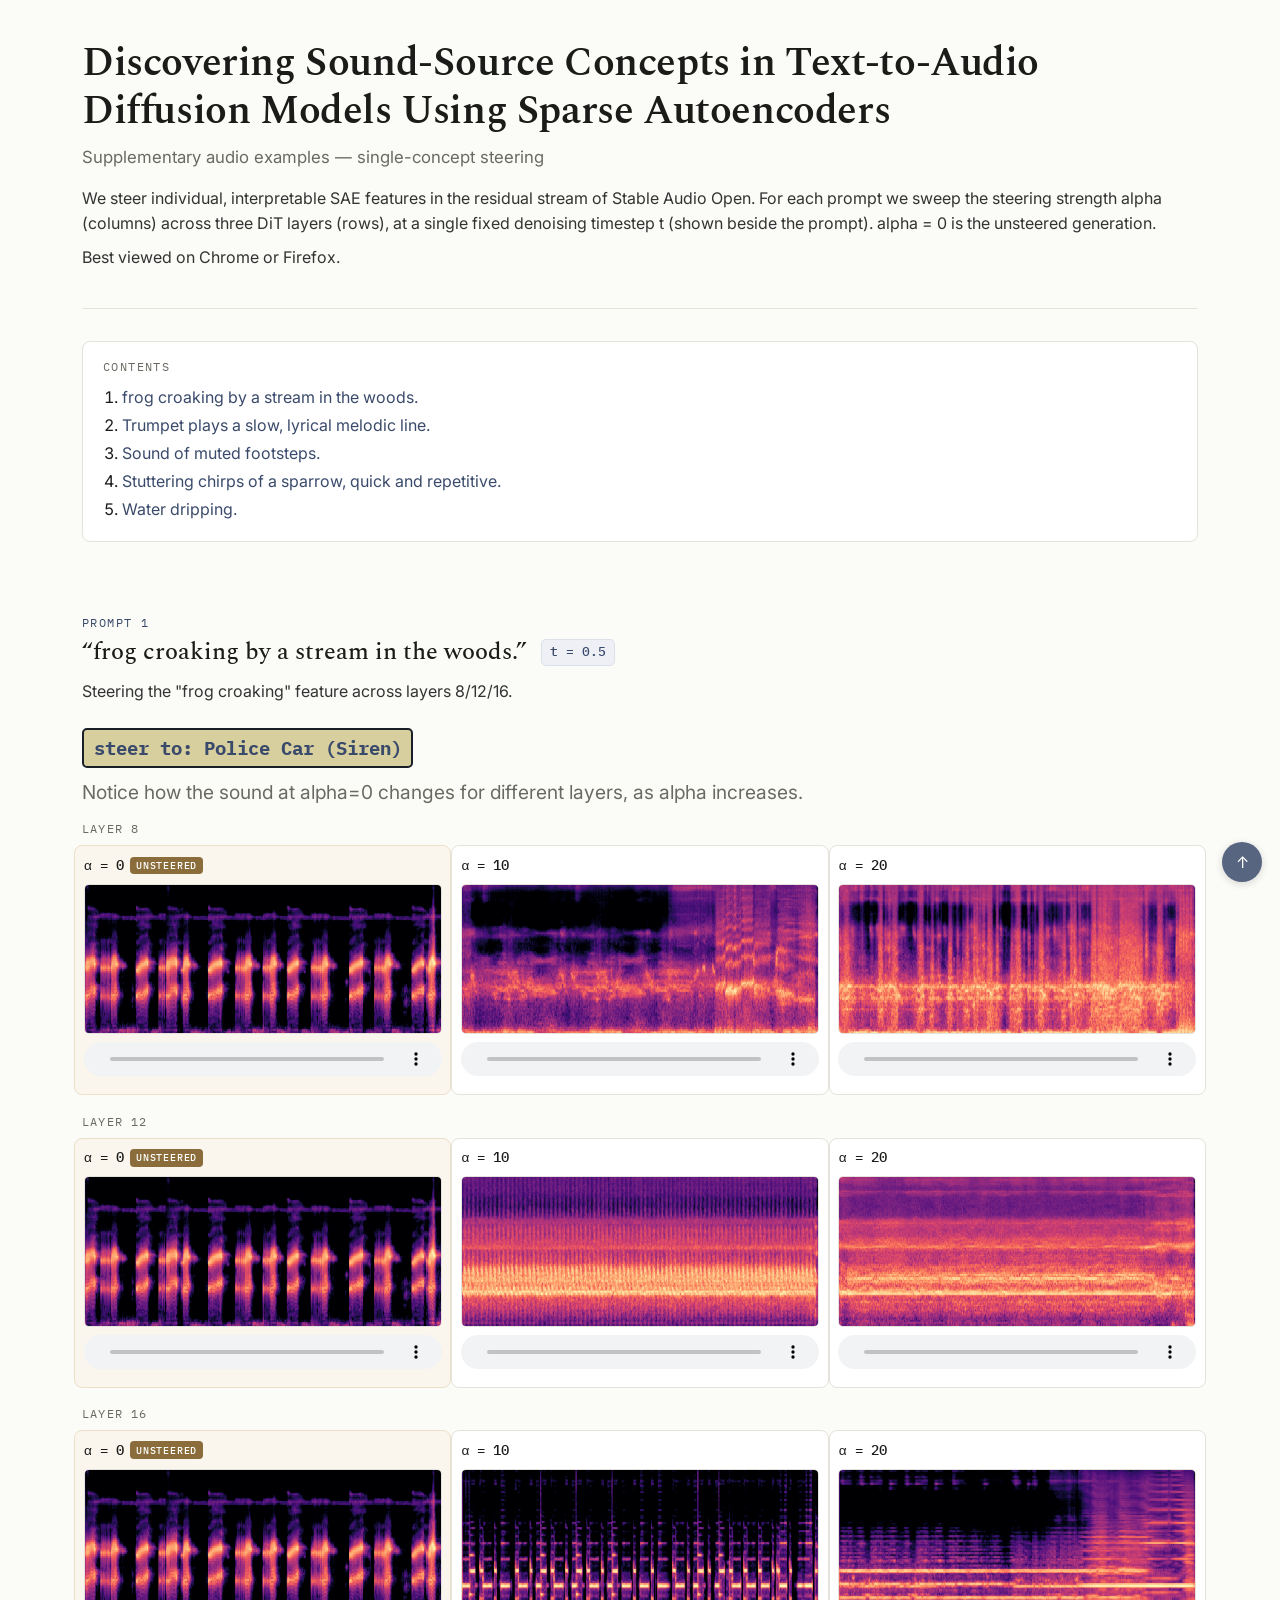
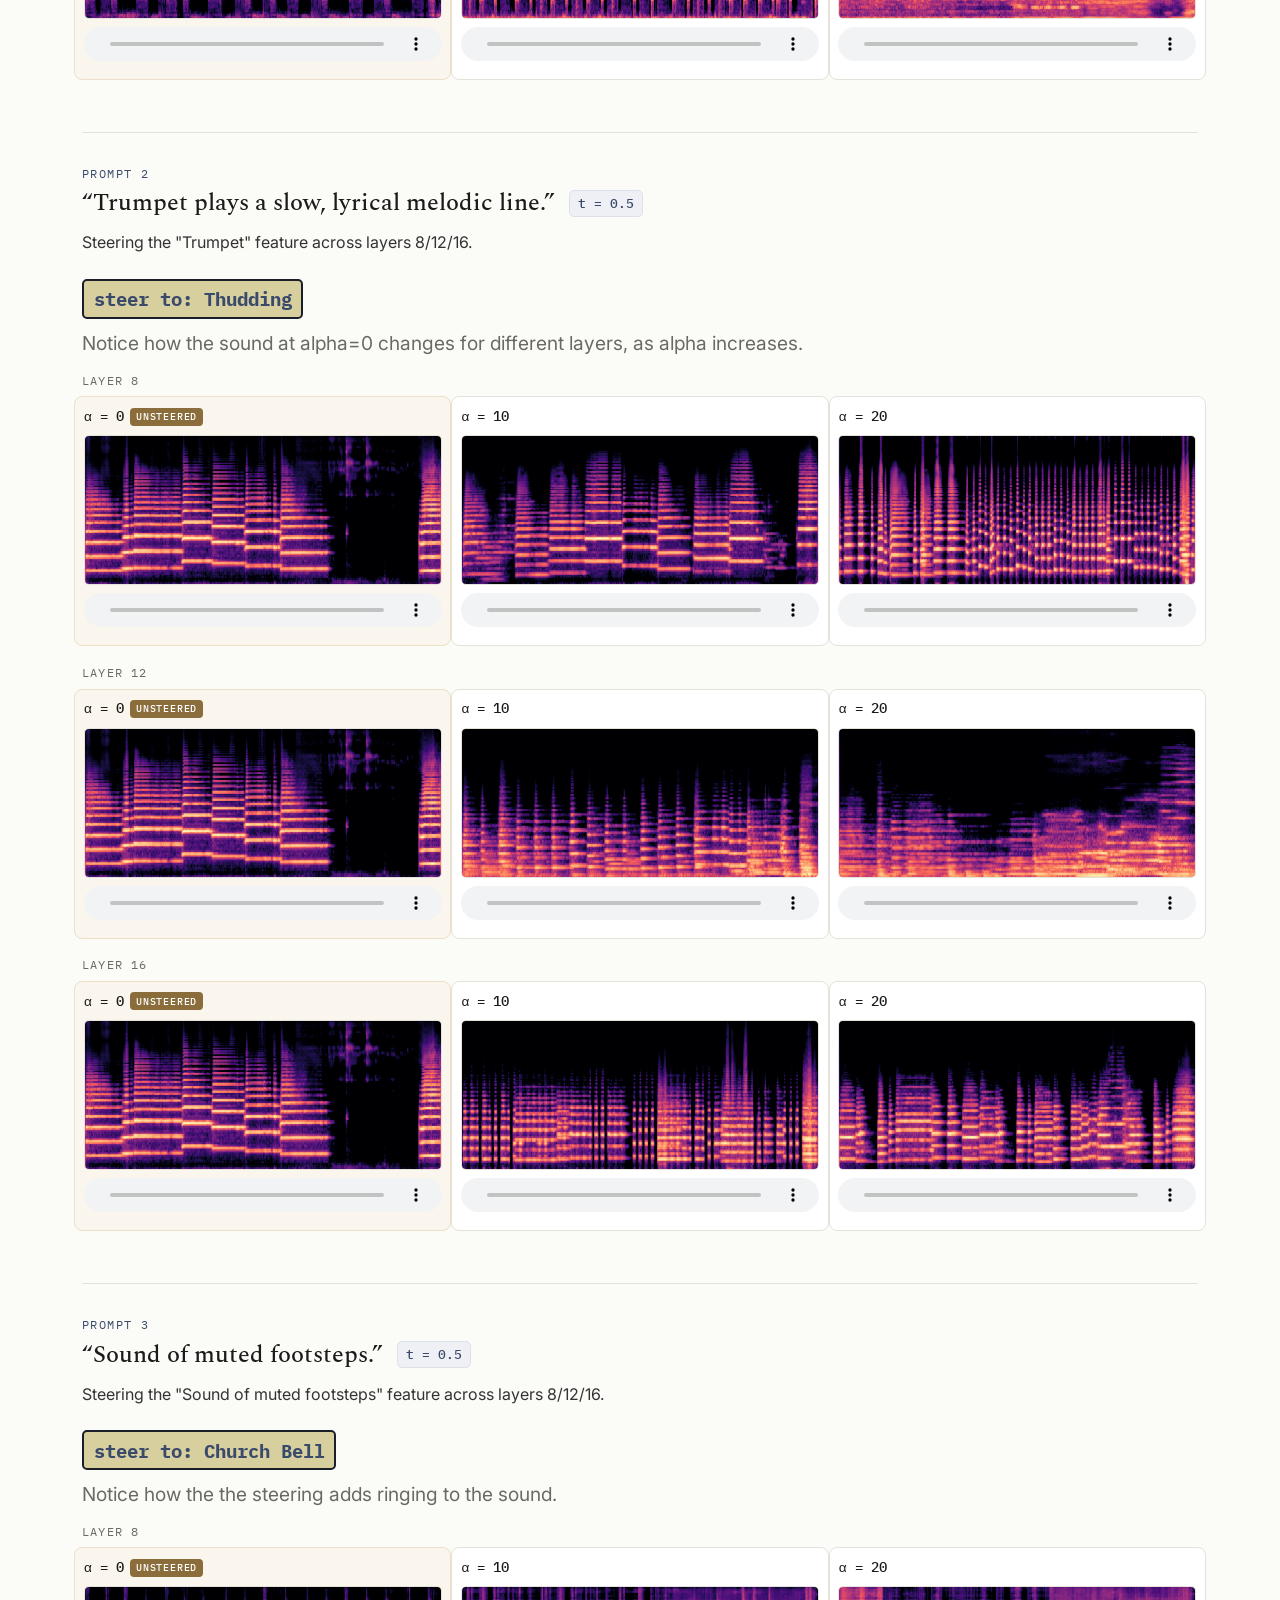
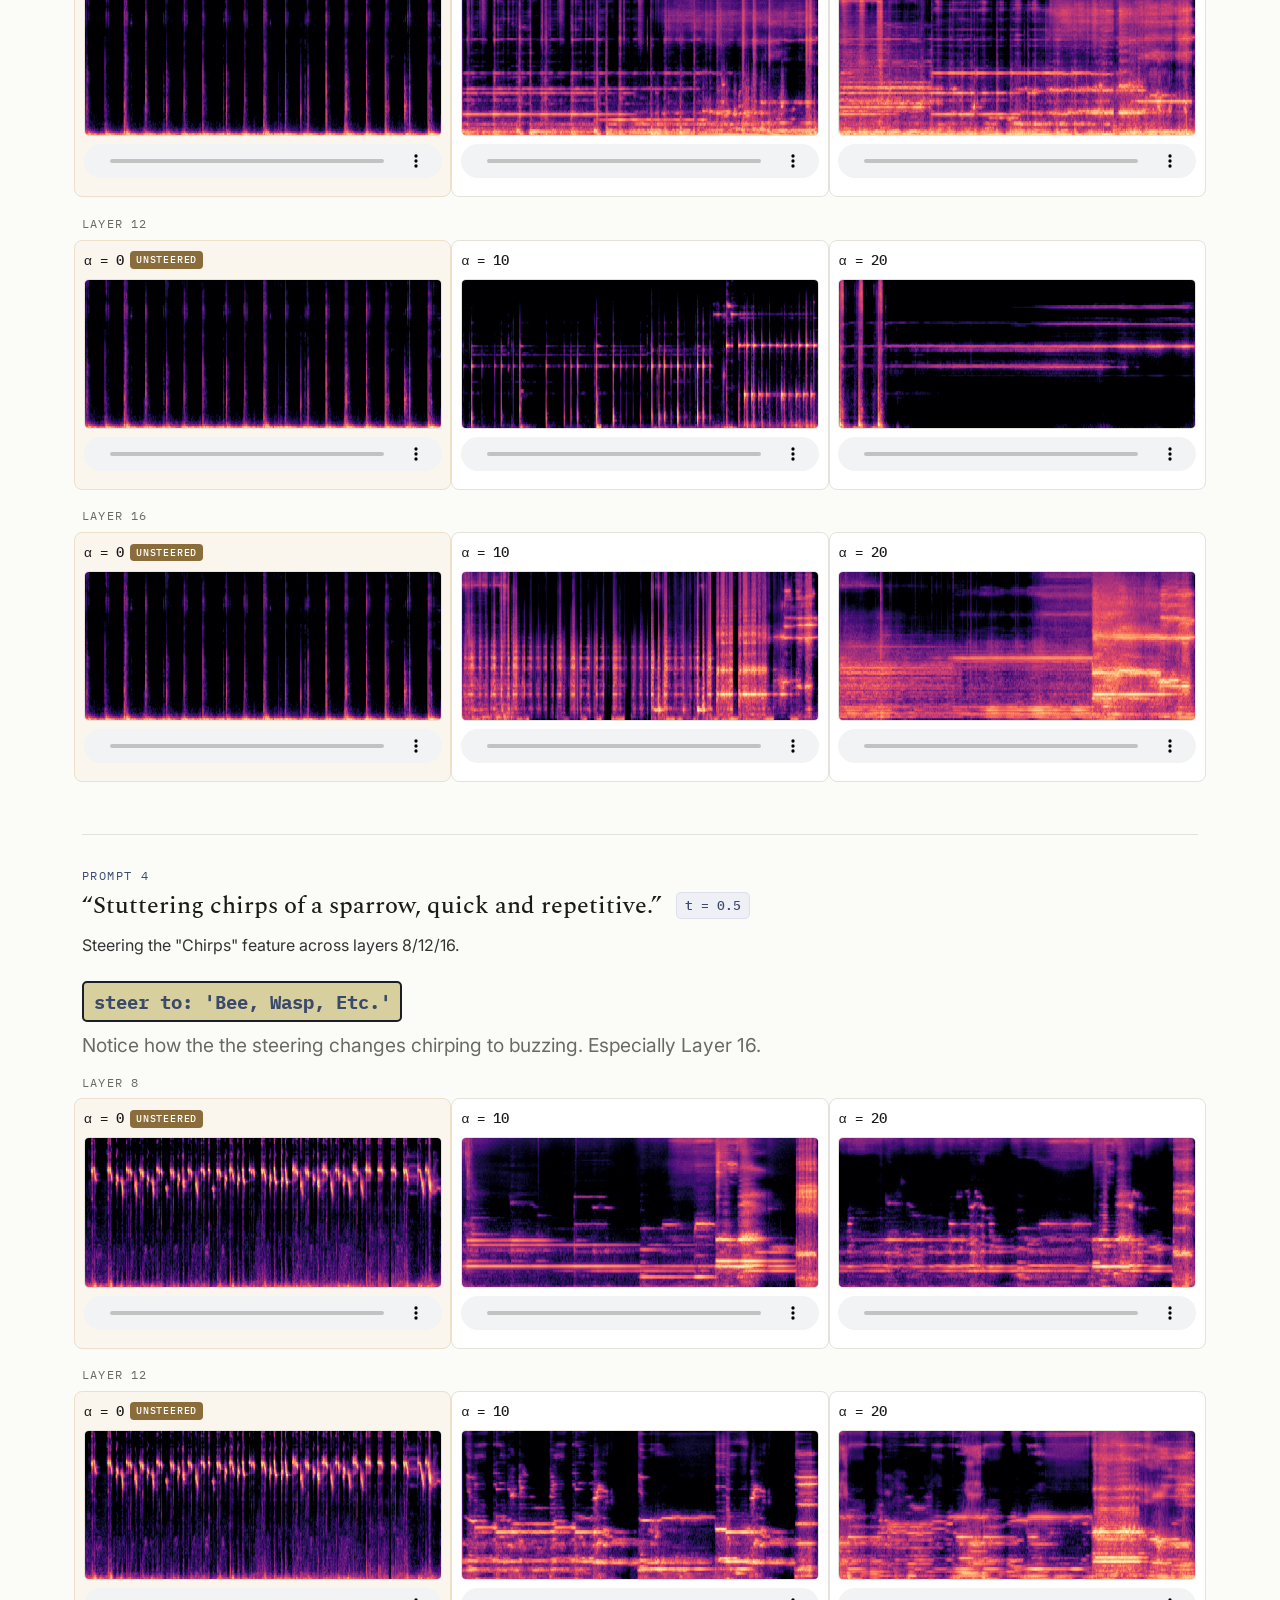
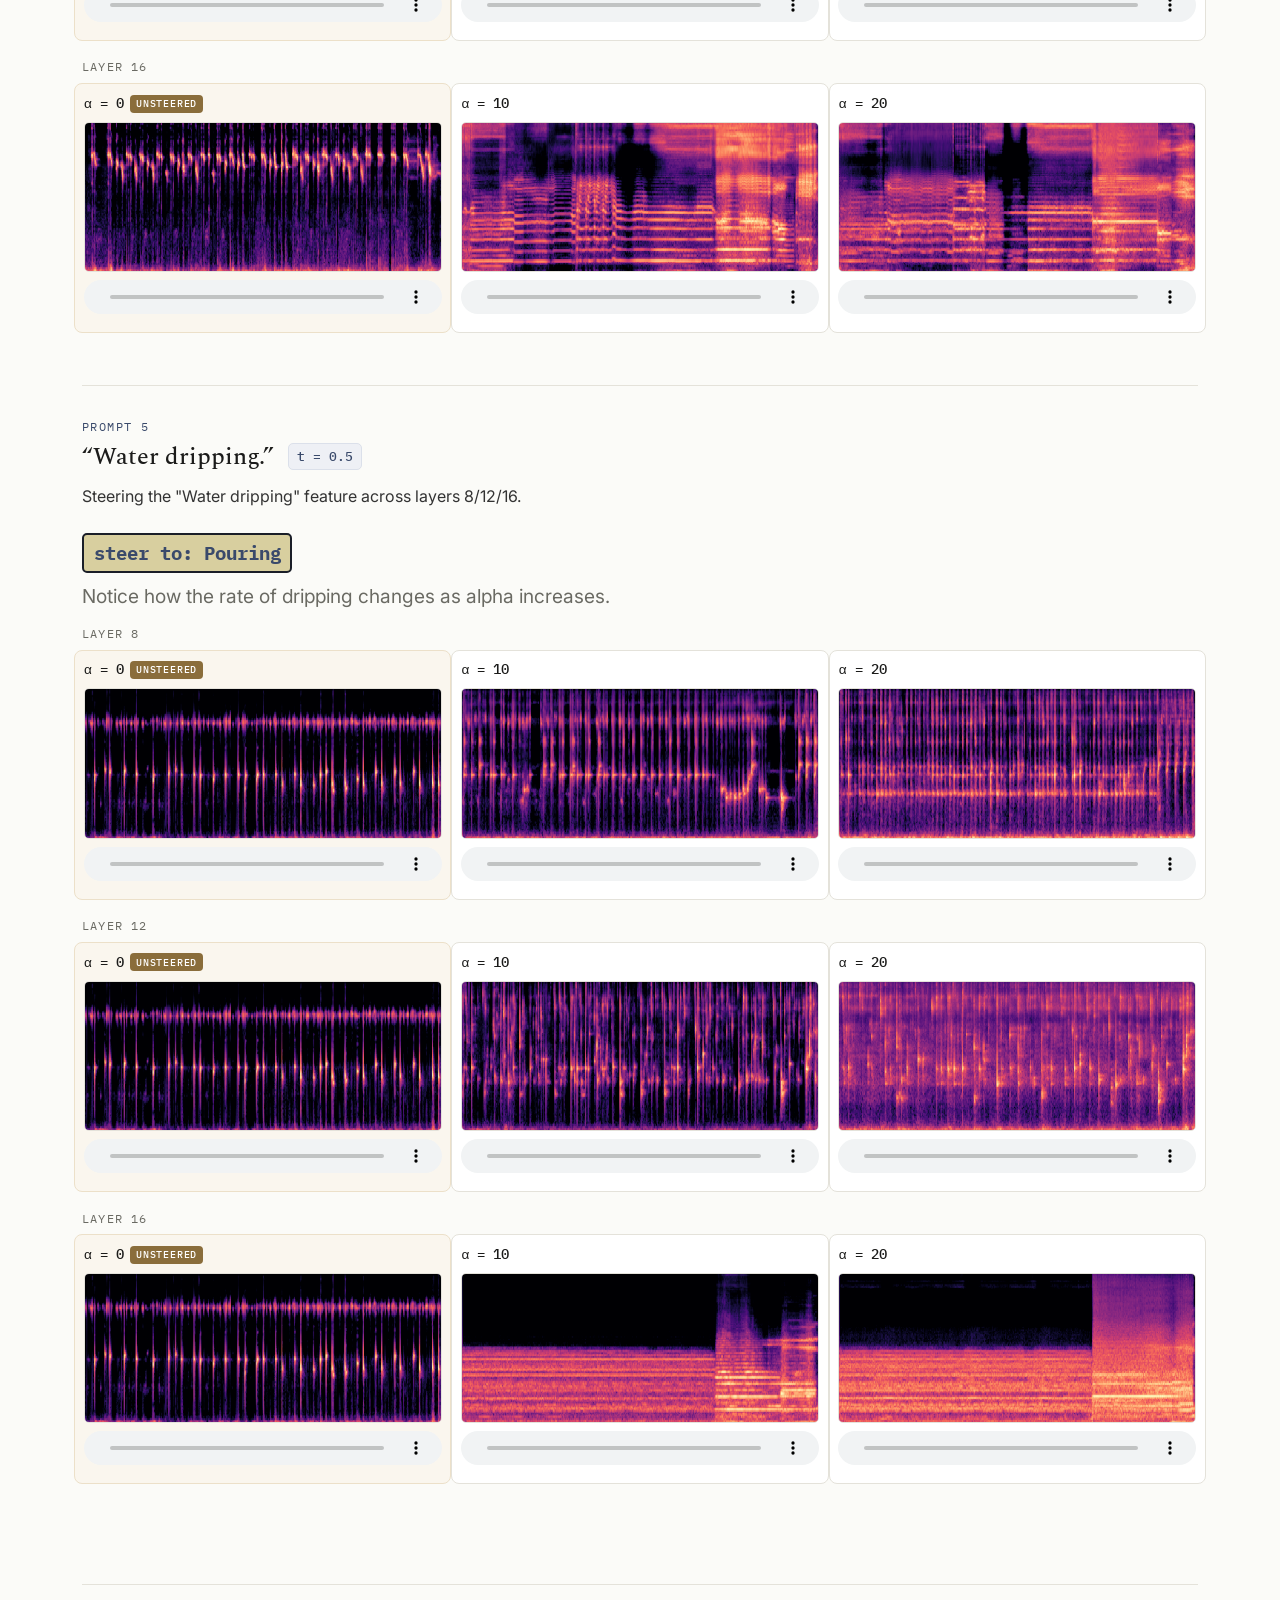
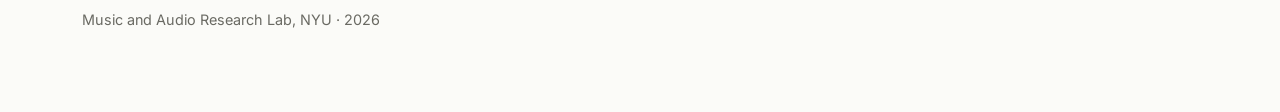
<file: site/index.html>
<!doctype html>
<html lang="en">
<head>
<meta charset="utf-8">
<meta name="viewport" content="width=device-width, initial-scale=1">
<title>Discovering Sound-Source Concepts in Text-to-Audio Diffusion Models Using Sparse Autoencoders</title>
<link href="https://cdn.jsdelivr.net/npm/bootstrap@5.3.3/dist/css/bootstrap.min.css" rel="stylesheet">
<link href="https://fonts.googleapis.com/css2?family=Spectral:wght@400;500;600&family=Inter:wght@400;500;600&family=IBM+Plex+Mono:wght@400;500&display=swap" rel="stylesheet">
<link href="assets/style.css" rel="stylesheet">
</head>
<body>
<div class="container page">
  <header class="page-head">
    <h1 class="page-title">Discovering Sound-Source Concepts in Text-to-Audio Diffusion Models Using Sparse Autoencoders</h1>
    <p class='page-subtitle'>Supplementary audio examples — single-concept steering</p>
    <div class='page-desc'><p>We steer individual, interpretable SAE features in the residual stream of
Stable Audio Open. For each prompt we sweep the steering strength alpha
(columns) across three DiT layers (rows), at a single fixed denoising
timestep t (shown beside the prompt). alpha = 0 is the unsteered generation.</p><p>Best viewed on Chrome or Firefox.</p></div>
  </header>
  <nav class='toc' id='top'><div class='toc-title'>Contents</div><ol><li><a href='#prompt-1'>frog croaking by a stream in the woods.</a></li><li><a href='#prompt-2'>Trumpet plays a slow, lyrical melodic line.</a></li><li><a href='#prompt-3'>Sound of muted footsteps.</a></li><li><a href='#prompt-4'>Stuttering chirps of a sparrow, quick and repetitive.</a></li><li><a href='#prompt-5'>Water dripping.</a></li></ol></nav>
  <main>
    <section class='prompt-section' id='prompt-1'><div class='prompt-eyebrow'>Prompt 1</div><div class='prompt-head'><h2 class='prompt-text'>&ldquo;frog croaking by a stream in the woods.&rdquo;</h2><span class='timestep-badge'>t = 0.5</span></div><p class='prompt-context'>Steering the &quot;frog croaking&quot; feature across layers 8/12/16. 
</p><div class='sound-block'><div class='sound-label'>steer to: Police Car (Siren)</div><p class='sound-note'>Notice how the sound at alpha=0 changes for different layers, as alpha increases.</p><div class='layer-row'><div class='layer-label'>Layer 8</div><div class='row g-3 align-items-start'><div class='col-12 col-md-4 cell cell--ref'><div class='cell-head'>&alpha; = 0 <span class='ref-tag'>unsteered</span></div><img class='spec' src='assets/spectrograms/prompt_1/frogs_alpha0.png' alt='spectrogram (alpha=0)' loading='lazy'><audio class='player' controls preload='none' src='assets/audio/prompt_1/frogs_alpha0.wav'></audio></div><div class='col-12 col-md-4 cell'><div class='cell-head'>&alpha; = 10</div><img class='spec' src='assets/spectrograms/prompt_1/frogs_layer8_alpha10.png' alt='spectrogram (alpha=10)' loading='lazy'><audio class='player' controls preload='none' src='assets/audio/prompt_1/frogs_layer8_alpha10.wav'></audio></div><div class='col-12 col-md-4 cell'><div class='cell-head'>&alpha; = 20</div><img class='spec' src='assets/spectrograms/prompt_1/frogs_layer8_alpha20.png' alt='spectrogram (alpha=20)' loading='lazy'><audio class='player' controls preload='none' src='assets/audio/prompt_1/frogs_layer8_alpha20.wav'></audio></div></div></div><div class='layer-row'><div class='layer-label'>Layer 12</div><div class='row g-3 align-items-start'><div class='col-12 col-md-4 cell cell--ref'><div class='cell-head'>&alpha; = 0 <span class='ref-tag'>unsteered</span></div><img class='spec' src='assets/spectrograms/prompt_1/frogs_alpha0.png' alt='spectrogram (alpha=0)' loading='lazy'><audio class='player' controls preload='none' src='assets/audio/prompt_1/frogs_alpha0.wav'></audio></div><div class='col-12 col-md-4 cell'><div class='cell-head'>&alpha; = 10</div><img class='spec' src='assets/spectrograms/prompt_1/frogs_layer12_alpha10.png' alt='spectrogram (alpha=10)' loading='lazy'><audio class='player' controls preload='none' src='assets/audio/prompt_1/frogs_layer12_alpha10.wav'></audio></div><div class='col-12 col-md-4 cell'><div class='cell-head'>&alpha; = 20</div><img class='spec' src='assets/spectrograms/prompt_1/frogs_layer12_alpha20.png' alt='spectrogram (alpha=20)' loading='lazy'><audio class='player' controls preload='none' src='assets/audio/prompt_1/frogs_layer12_alpha20.wav'></audio></div></div></div><div class='layer-row'><div class='layer-label'>Layer 16</div><div class='row g-3 align-items-start'><div class='col-12 col-md-4 cell cell--ref'><div class='cell-head'>&alpha; = 0 <span class='ref-tag'>unsteered</span></div><img class='spec' src='assets/spectrograms/prompt_1/frogs_alpha0.png' alt='spectrogram (alpha=0)' loading='lazy'><audio class='player' controls preload='none' src='assets/audio/prompt_1/frogs_alpha0.wav'></audio></div><div class='col-12 col-md-4 cell'><div class='cell-head'>&alpha; = 10</div><img class='spec' src='assets/spectrograms/prompt_1/frogs_layer16_alpha10.png' alt='spectrogram (alpha=10)' loading='lazy'><audio class='player' controls preload='none' src='assets/audio/prompt_1/frogs_layer16_alpha10.wav'></audio></div><div class='col-12 col-md-4 cell'><div class='cell-head'>&alpha; = 20</div><img class='spec' src='assets/spectrograms/prompt_1/frogs_layer16_alpha20.png' alt='spectrogram (alpha=20)' loading='lazy'><audio class='player' controls preload='none' src='assets/audio/prompt_1/frogs_layer16_alpha20.wav'></audio></div></div></div></div></section>
<section class='prompt-section' id='prompt-2'><div class='prompt-eyebrow'>Prompt 2</div><div class='prompt-head'><h2 class='prompt-text'>&ldquo;Trumpet plays a slow, lyrical melodic line.&rdquo;</h2><span class='timestep-badge'>t = 0.5</span></div><p class='prompt-context'>Steering the &quot;Trumpet&quot; feature across layers 8/12/16. 
</p><div class='sound-block'><div class='sound-label'>steer to: Thudding</div><p class='sound-note'>Notice how the sound at alpha=0 changes for different layers, as alpha increases.</p><div class='layer-row'><div class='layer-label'>Layer 8</div><div class='row g-3 align-items-start'><div class='col-12 col-md-4 cell cell--ref'><div class='cell-head'>&alpha; = 0 <span class='ref-tag'>unsteered</span></div><img class='spec' src='assets/spectrograms/prompt_2/trumpet_alpha0.png' alt='spectrogram (alpha=0)' loading='lazy'><audio class='player' controls preload='none' src='assets/audio/prompt_2/trumpet_alpha0.wav'></audio></div><div class='col-12 col-md-4 cell'><div class='cell-head'>&alpha; = 10</div><img class='spec' src='assets/spectrograms/prompt_2/trumpet_layer8_alpha10.png' alt='spectrogram (alpha=10)' loading='lazy'><audio class='player' controls preload='none' src='assets/audio/prompt_2/trumpet_layer8_alpha10.wav'></audio></div><div class='col-12 col-md-4 cell'><div class='cell-head'>&alpha; = 20</div><img class='spec' src='assets/spectrograms/prompt_2/trumpet_layer8_alpha20.png' alt='spectrogram (alpha=20)' loading='lazy'><audio class='player' controls preload='none' src='assets/audio/prompt_2/trumpet_layer8_alpha20.wav'></audio></div></div></div><div class='layer-row'><div class='layer-label'>Layer 12</div><div class='row g-3 align-items-start'><div class='col-12 col-md-4 cell cell--ref'><div class='cell-head'>&alpha; = 0 <span class='ref-tag'>unsteered</span></div><img class='spec' src='assets/spectrograms/prompt_2/trumpet_alpha0.png' alt='spectrogram (alpha=0)' loading='lazy'><audio class='player' controls preload='none' src='assets/audio/prompt_2/trumpet_alpha0.wav'></audio></div><div class='col-12 col-md-4 cell'><div class='cell-head'>&alpha; = 10</div><img class='spec' src='assets/spectrograms/prompt_2/trumpet_layer12_alpha10.png' alt='spectrogram (alpha=10)' loading='lazy'><audio class='player' controls preload='none' src='assets/audio/prompt_2/trumpet_layer12_alpha10.wav'></audio></div><div class='col-12 col-md-4 cell'><div class='cell-head'>&alpha; = 20</div><img class='spec' src='assets/spectrograms/prompt_2/trumpet_layer12_alpha20.png' alt='spectrogram (alpha=20)' loading='lazy'><audio class='player' controls preload='none' src='assets/audio/prompt_2/trumpet_layer12_alpha20.wav'></audio></div></div></div><div class='layer-row'><div class='layer-label'>Layer 16</div><div class='row g-3 align-items-start'><div class='col-12 col-md-4 cell cell--ref'><div class='cell-head'>&alpha; = 0 <span class='ref-tag'>unsteered</span></div><img class='spec' src='assets/spectrograms/prompt_2/trumpet_alpha0.png' alt='spectrogram (alpha=0)' loading='lazy'><audio class='player' controls preload='none' src='assets/audio/prompt_2/trumpet_alpha0.wav'></audio></div><div class='col-12 col-md-4 cell'><div class='cell-head'>&alpha; = 10</div><img class='spec' src='assets/spectrograms/prompt_2/trumpet_layer16_alpha10.png' alt='spectrogram (alpha=10)' loading='lazy'><audio class='player' controls preload='none' src='assets/audio/prompt_2/trumpet_layer16_alpha10.wav'></audio></div><div class='col-12 col-md-4 cell'><div class='cell-head'>&alpha; = 20</div><img class='spec' src='assets/spectrograms/prompt_2/trumpet_layer16_alpha20.png' alt='spectrogram (alpha=20)' loading='lazy'><audio class='player' controls preload='none' src='assets/audio/prompt_2/trumpet_layer16_alpha20.wav'></audio></div></div></div></div></section>
<section class='prompt-section' id='prompt-3'><div class='prompt-eyebrow'>Prompt 3</div><div class='prompt-head'><h2 class='prompt-text'>&ldquo;Sound of muted footsteps.&rdquo;</h2><span class='timestep-badge'>t = 0.5</span></div><p class='prompt-context'>Steering the &quot;Sound of muted footsteps&quot; feature across layers 8/12/16. 
</p><div class='sound-block'><div class='sound-label'>steer to: Church Bell</div><p class='sound-note'>Notice how the the steering adds ringing to the sound.</p><div class='layer-row'><div class='layer-label'>Layer 8</div><div class='row g-3 align-items-start'><div class='col-12 col-md-4 cell cell--ref'><div class='cell-head'>&alpha; = 0 <span class='ref-tag'>unsteered</span></div><img class='spec' src='assets/spectrograms/prompt_4/footsteps_alpha0.png' alt='spectrogram (alpha=0)' loading='lazy'><audio class='player' controls preload='none' src='assets/audio/prompt_4/footsteps_alpha0.wav'></audio></div><div class='col-12 col-md-4 cell'><div class='cell-head'>&alpha; = 10</div><img class='spec' src='assets/spectrograms/prompt_4/footsteps_layer8_alpha10.png' alt='spectrogram (alpha=10)' loading='lazy'><audio class='player' controls preload='none' src='assets/audio/prompt_4/footsteps_layer8_alpha10.wav'></audio></div><div class='col-12 col-md-4 cell'><div class='cell-head'>&alpha; = 20</div><img class='spec' src='assets/spectrograms/prompt_4/footsteps_layer8_alpha20.png' alt='spectrogram (alpha=20)' loading='lazy'><audio class='player' controls preload='none' src='assets/audio/prompt_4/footsteps_layer8_alpha20.wav'></audio></div></div></div><div class='layer-row'><div class='layer-label'>Layer 12</div><div class='row g-3 align-items-start'><div class='col-12 col-md-4 cell cell--ref'><div class='cell-head'>&alpha; = 0 <span class='ref-tag'>unsteered</span></div><img class='spec' src='assets/spectrograms/prompt_4/footsteps_alpha0.png' alt='spectrogram (alpha=0)' loading='lazy'><audio class='player' controls preload='none' src='assets/audio/prompt_4/footsteps_alpha0.wav'></audio></div><div class='col-12 col-md-4 cell'><div class='cell-head'>&alpha; = 10</div><img class='spec' src='assets/spectrograms/prompt_4/footsteps_layer12_alpha10.png' alt='spectrogram (alpha=10)' loading='lazy'><audio class='player' controls preload='none' src='assets/audio/prompt_4/footsteps_layer12_alpha10.wav'></audio></div><div class='col-12 col-md-4 cell'><div class='cell-head'>&alpha; = 20</div><img class='spec' src='assets/spectrograms/prompt_4/footsteps_layer12_alpha20.png' alt='spectrogram (alpha=20)' loading='lazy'><audio class='player' controls preload='none' src='assets/audio/prompt_4/footsteps_layer12_alpha20.wav'></audio></div></div></div><div class='layer-row'><div class='layer-label'>Layer 16</div><div class='row g-3 align-items-start'><div class='col-12 col-md-4 cell cell--ref'><div class='cell-head'>&alpha; = 0 <span class='ref-tag'>unsteered</span></div><img class='spec' src='assets/spectrograms/prompt_4/footsteps_alpha0.png' alt='spectrogram (alpha=0)' loading='lazy'><audio class='player' controls preload='none' src='assets/audio/prompt_4/footsteps_alpha0.wav'></audio></div><div class='col-12 col-md-4 cell'><div class='cell-head'>&alpha; = 10</div><img class='spec' src='assets/spectrograms/prompt_4/footsteps_layer16_alpha10.png' alt='spectrogram (alpha=10)' loading='lazy'><audio class='player' controls preload='none' src='assets/audio/prompt_4/footsteps_layer16_alpha10.wav'></audio></div><div class='col-12 col-md-4 cell'><div class='cell-head'>&alpha; = 20</div><img class='spec' src='assets/spectrograms/prompt_4/footsteps_layer16_alpha20.png' alt='spectrogram (alpha=20)' loading='lazy'><audio class='player' controls preload='none' src='assets/audio/prompt_4/footsteps_layer16_alpha20.wav'></audio></div></div></div></div></section>
<section class='prompt-section' id='prompt-4'><div class='prompt-eyebrow'>Prompt 4</div><div class='prompt-head'><h2 class='prompt-text'>&ldquo;Stuttering chirps of a sparrow, quick and repetitive.&rdquo;</h2><span class='timestep-badge'>t = 0.5</span></div><p class='prompt-context'>Steering the &quot;Chirps&quot; feature across layers 8/12/16. 
</p><div class='sound-block'><div class='sound-label'>steer to: &#x27;Bee, Wasp, Etc.&#x27;</div><p class='sound-note'>Notice how the the steering changes chirping to buzzing. Especially Layer 16.</p><div class='layer-row'><div class='layer-label'>Layer 8</div><div class='row g-3 align-items-start'><div class='col-12 col-md-4 cell cell--ref'><div class='cell-head'>&alpha; = 0 <span class='ref-tag'>unsteered</span></div><img class='spec' src='assets/spectrograms/prompt_5/bird_alpha0.png' alt='spectrogram (alpha=0)' loading='lazy'><audio class='player' controls preload='none' src='assets/audio/prompt_5/bird_alpha0.wav'></audio></div><div class='col-12 col-md-4 cell'><div class='cell-head'>&alpha; = 10</div><img class='spec' src='assets/spectrograms/prompt_5/bird_layer8_alpha10.png' alt='spectrogram (alpha=10)' loading='lazy'><audio class='player' controls preload='none' src='assets/audio/prompt_5/bird_layer8_alpha10.wav'></audio></div><div class='col-12 col-md-4 cell'><div class='cell-head'>&alpha; = 20</div><img class='spec' src='assets/spectrograms/prompt_5/bird_layer8_alpha20.png' alt='spectrogram (alpha=20)' loading='lazy'><audio class='player' controls preload='none' src='assets/audio/prompt_5/bird_layer8_alpha20.wav'></audio></div></div></div><div class='layer-row'><div class='layer-label'>Layer 12</div><div class='row g-3 align-items-start'><div class='col-12 col-md-4 cell cell--ref'><div class='cell-head'>&alpha; = 0 <span class='ref-tag'>unsteered</span></div><img class='spec' src='assets/spectrograms/prompt_5/bird_alpha0.png' alt='spectrogram (alpha=0)' loading='lazy'><audio class='player' controls preload='none' src='assets/audio/prompt_5/bird_alpha0.wav'></audio></div><div class='col-12 col-md-4 cell'><div class='cell-head'>&alpha; = 10</div><img class='spec' src='assets/spectrograms/prompt_5/bird_layer12_alpha10.png' alt='spectrogram (alpha=10)' loading='lazy'><audio class='player' controls preload='none' src='assets/audio/prompt_5/bird_layer12_alpha10.wav'></audio></div><div class='col-12 col-md-4 cell'><div class='cell-head'>&alpha; = 20</div><img class='spec' src='assets/spectrograms/prompt_5/bird_layer12_alpha20.png' alt='spectrogram (alpha=20)' loading='lazy'><audio class='player' controls preload='none' src='assets/audio/prompt_5/bird_layer12_alpha20.wav'></audio></div></div></div><div class='layer-row'><div class='layer-label'>Layer 16</div><div class='row g-3 align-items-start'><div class='col-12 col-md-4 cell cell--ref'><div class='cell-head'>&alpha; = 0 <span class='ref-tag'>unsteered</span></div><img class='spec' src='assets/spectrograms/prompt_5/bird_alpha0.png' alt='spectrogram (alpha=0)' loading='lazy'><audio class='player' controls preload='none' src='assets/audio/prompt_5/bird_alpha0.wav'></audio></div><div class='col-12 col-md-4 cell'><div class='cell-head'>&alpha; = 10</div><img class='spec' src='assets/spectrograms/prompt_5/bird_layer16_alpha10.png' alt='spectrogram (alpha=10)' loading='lazy'><audio class='player' controls preload='none' src='assets/audio/prompt_5/bird_layer16_alpha10.wav'></audio></div><div class='col-12 col-md-4 cell'><div class='cell-head'>&alpha; = 20</div><img class='spec' src='assets/spectrograms/prompt_5/bird_layer16_alpha20.png' alt='spectrogram (alpha=20)' loading='lazy'><audio class='player' controls preload='none' src='assets/audio/prompt_5/bird_layer16_alpha20.wav'></audio></div></div></div></div></section>
<section class='prompt-section' id='prompt-5'><div class='prompt-eyebrow'>Prompt 5</div><div class='prompt-head'><h2 class='prompt-text'>&ldquo;Water dripping.&rdquo;</h2><span class='timestep-badge'>t = 0.5</span></div><p class='prompt-context'>Steering the &quot;Water dripping&quot; feature across layers 8/12/16. 
</p><div class='sound-block'><div class='sound-label'>steer to: Pouring</div><p class='sound-note'>Notice how the rate of dripping changes as alpha increases.</p><div class='layer-row'><div class='layer-label'>Layer 8</div><div class='row g-3 align-items-start'><div class='col-12 col-md-4 cell cell--ref'><div class='cell-head'>&alpha; = 0 <span class='ref-tag'>unsteered</span></div><img class='spec' src='assets/spectrograms/prompt_3_1/water_alpha0.png' alt='spectrogram (alpha=0)' loading='lazy'><audio class='player' controls preload='none' src='assets/audio/prompt_3_1/water_alpha0.wav'></audio></div><div class='col-12 col-md-4 cell'><div class='cell-head'>&alpha; = 10</div><img class='spec' src='assets/spectrograms/prompt_3_1/water_layer8_alpha10.png' alt='spectrogram (alpha=10)' loading='lazy'><audio class='player' controls preload='none' src='assets/audio/prompt_3_1/water_layer8_alpha10.wav'></audio></div><div class='col-12 col-md-4 cell'><div class='cell-head'>&alpha; = 20</div><img class='spec' src='assets/spectrograms/prompt_3_1/water_layer8_alpha20.png' alt='spectrogram (alpha=20)' loading='lazy'><audio class='player' controls preload='none' src='assets/audio/prompt_3_1/water_layer8_alpha20.wav'></audio></div></div></div><div class='layer-row'><div class='layer-label'>Layer 12</div><div class='row g-3 align-items-start'><div class='col-12 col-md-4 cell cell--ref'><div class='cell-head'>&alpha; = 0 <span class='ref-tag'>unsteered</span></div><img class='spec' src='assets/spectrograms/prompt_3_1/water_alpha0.png' alt='spectrogram (alpha=0)' loading='lazy'><audio class='player' controls preload='none' src='assets/audio/prompt_3_1/water_alpha0.wav'></audio></div><div class='col-12 col-md-4 cell'><div class='cell-head'>&alpha; = 10</div><img class='spec' src='assets/spectrograms/prompt_3_1/water_layer12_alpha10.png' alt='spectrogram (alpha=10)' loading='lazy'><audio class='player' controls preload='none' src='assets/audio/prompt_3_1/water_layer12_alpha10.wav'></audio></div><div class='col-12 col-md-4 cell'><div class='cell-head'>&alpha; = 20</div><img class='spec' src='assets/spectrograms/prompt_3_1/water_layer12_alpha20.png' alt='spectrogram (alpha=20)' loading='lazy'><audio class='player' controls preload='none' src='assets/audio/prompt_3_1/water_layer12_alpha20.wav'></audio></div></div></div><div class='layer-row'><div class='layer-label'>Layer 16</div><div class='row g-3 align-items-start'><div class='col-12 col-md-4 cell cell--ref'><div class='cell-head'>&alpha; = 0 <span class='ref-tag'>unsteered</span></div><img class='spec' src='assets/spectrograms/prompt_3_1/water_alpha0.png' alt='spectrogram (alpha=0)' loading='lazy'><audio class='player' controls preload='none' src='assets/audio/prompt_3_1/water_alpha0.wav'></audio></div><div class='col-12 col-md-4 cell'><div class='cell-head'>&alpha; = 10</div><img class='spec' src='assets/spectrograms/prompt_3_1/water_layer16_alpha10.png' alt='spectrogram (alpha=10)' loading='lazy'><audio class='player' controls preload='none' src='assets/audio/prompt_3_1/water_layer16_alpha10.wav'></audio></div><div class='col-12 col-md-4 cell'><div class='cell-head'>&alpha; = 20</div><img class='spec' src='assets/spectrograms/prompt_3_1/water_layer16_alpha20.png' alt='spectrogram (alpha=20)' loading='lazy'><audio class='player' controls preload='none' src='assets/audio/prompt_3_1/water_layer16_alpha20.wav'></audio></div></div></div></div></section>
  </main>
  <footer class="page-foot">Music and Audio Research Lab, NYU · 2026</footer>
</div>
<a href="#top" class="to-top" title="Back to top">&uarr;</a>
</body>
</html>
</file>
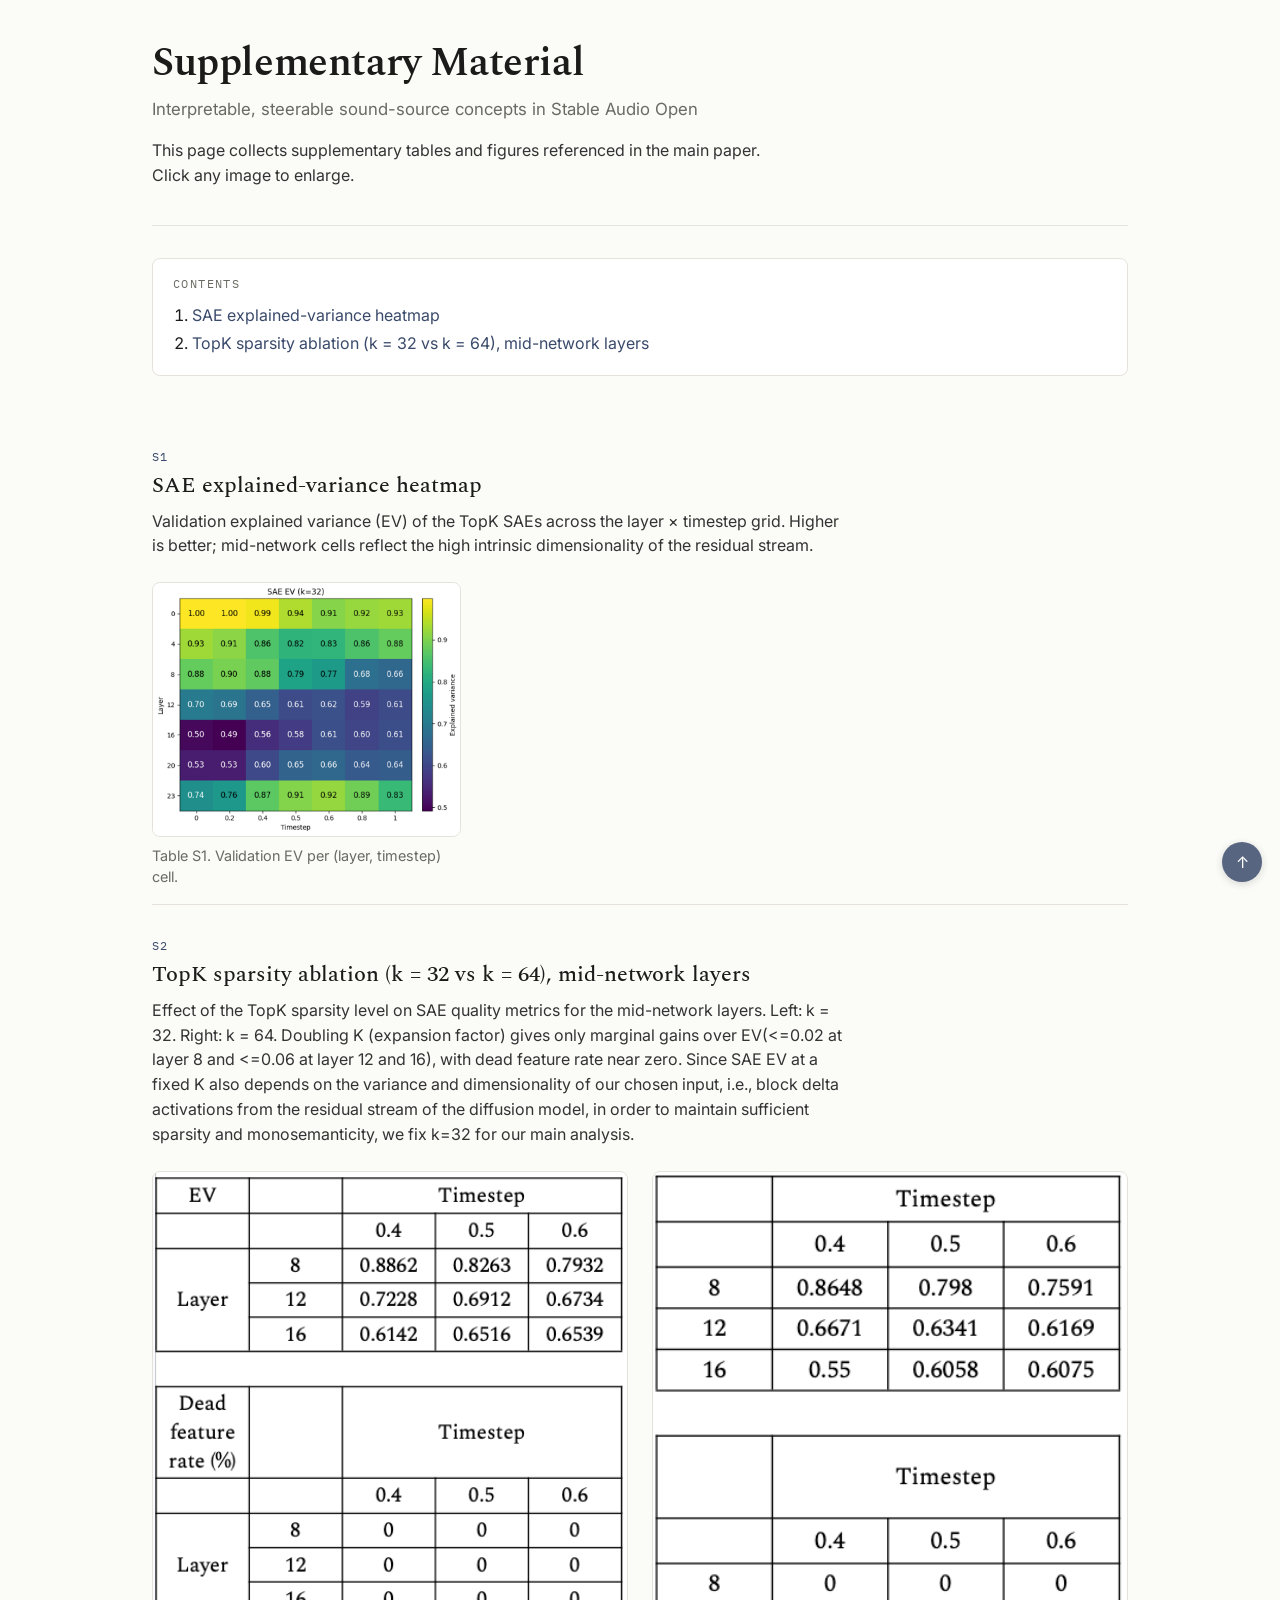
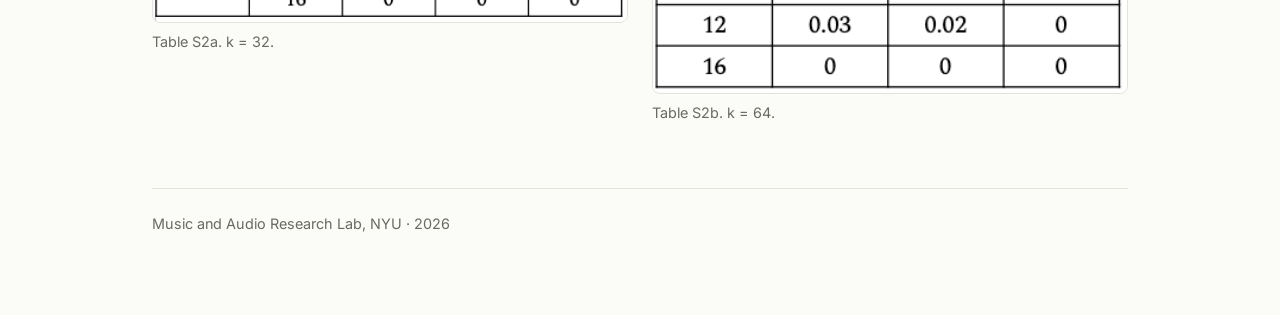
<file: supp_site/index.html>
<!doctype html>
<html lang="en">
<head>
<meta charset="utf-8">
<meta name="viewport" content="width=device-width, initial-scale=1">
<title>Supplementary Material</title>
<link href="https://cdn.jsdelivr.net/npm/bootstrap@5.3.3/dist/css/bootstrap.min.css" rel="stylesheet">
<link href="https://fonts.googleapis.com/css2?family=Spectral:wght@400;500;600&family=Inter:wght@400;500;600&family=IBM+Plex+Mono:wght@400;500&display=swap" rel="stylesheet">
<link href="assets/style.css" rel="stylesheet">
</head>
<body>
<div class="container page">
  <header class="page-head" id="top">
    <h1 class="page-title">Supplementary Material</h1>
    <p class='page-subtitle'>Interpretable, steerable sound-source concepts in Stable Audio Open</p>
    <div class='page-desc'><p>This page collects supplementary tables and figures referenced in the main
paper. Click any image to enlarge.</p></div>
  </header>
  <nav class='toc'><div class='toc-title'>Contents</div><ol><li><a href='#ev-heatmap'>SAE explained-variance heatmap</a></li><li><a href='#topk-ablation'>TopK sparsity ablation (k = 32 vs k = 64), mid-network layers</a></li></ol></nav>
  <main>
    <section class='supp-section' id='ev-heatmap'><div class='supp-eyebrow'>S1</div><h2 class='supp-title'>SAE explained-variance heatmap</h2><p class='supp-intro'>Validation explained variance (EV) of the TopK SAEs across the layer × timestep grid. Higher is better; mid-network cells reflect the high intrinsic dimensionality of the residual stream.
</p><div class='row g-4 align-items-start'><div class='col-12 col-md-4'><figure class='fig'><a class='fig-link' href='assets/images/sae_ev_k_32.png' data-zoom='assets/images/sae_ev_k_32.png' target='_blank' rel='noopener'><img class='fig-img zoomable' src='assets/images/sae_ev_k_32.png' alt='EV heatmap across layers and timesteps' loading='lazy'></a><figcaption class='fig-cap'>Table S1. Validation EV per (layer, timestep) cell.</figcaption></figure></div></div></section>
<section class='supp-section' id='topk-ablation'><div class='supp-eyebrow'>S2</div><h2 class='supp-title'>TopK sparsity ablation (k = 32 vs k = 64), mid-network layers</h2><p class='supp-intro'>Effect of the TopK sparsity level on SAE quality metrics for the mid-network layers. Left: k = 32. Right: k = 64.
Doubling K (expansion factor) gives only marginal gains over EV(&lt;=0.02 at layer 8 and &lt;=0.06 at layer 12 and 16), with dead feature rate near zero. Since SAE EV at a fixed K also depends on the variance and dimensionality of our chosen input, i.e., block delta activations from the residual stream of the diffusion model, in order to maintain sufficient sparsity and monosemanticity, we fix k=32 for our main analysis.
</p><div class='row g-4 align-items-start'><div class='col-12 col-md-6'><figure class='fig'><a class='fig-link' href='assets/images/ablation_k_32.png' data-zoom='assets/images/ablation_k_32.png' target='_blank' rel='noopener'><img class='fig-img zoomable' src='assets/images/ablation_k_32.png' alt='Ablation table for k=32' loading='lazy'></a><figcaption class='fig-cap'>Table S2a. k = 32.</figcaption></figure></div><div class='col-12 col-md-6'><figure class='fig'><a class='fig-link' href='assets/images/ablation_k_64.png' data-zoom='assets/images/ablation_k_64.png' target='_blank' rel='noopener'><img class='fig-img zoomable' src='assets/images/ablation_k_64.png' alt='Ablation table for k=64' loading='lazy'></a><figcaption class='fig-cap'>Table S2b. k = 64.</figcaption></figure></div></div></section>
  </main>
  <footer class="page-foot">Music and Audio Research Lab, NYU · 2026</footer>
</div>
<a href="#top" class="to-top" title="Back to top">&uarr;</a>

<div class="lightbox" id="lightbox" hidden>
  <img class="lightbox-img" id="lightbox-img" alt="enlarged figure">
</div>
<script>
(function () {
  var lb = document.getElementById('lightbox');
  var lbImg = document.getElementById('lightbox-img');
  function open(src) { lbImg.src = src; lb.hidden = false; document.body.style.overflow = 'hidden'; }
  function close() { lb.hidden = true; lbImg.src = ''; document.body.style.overflow = ''; }
  document.querySelectorAll('.fig-link').forEach(function (a) {
    a.addEventListener('click', function (e) {
      if (e.metaKey || e.ctrlKey || e.shiftKey) return; // let modified clicks open the file
      e.preventDefault();
      open(a.getAttribute('data-zoom'));
    });
  });
  lb.addEventListener('click', close);
  document.addEventListener('keydown', function (e) { if (e.key === 'Escape') close(); });
})();
</script>
</body>
</html>
</file>
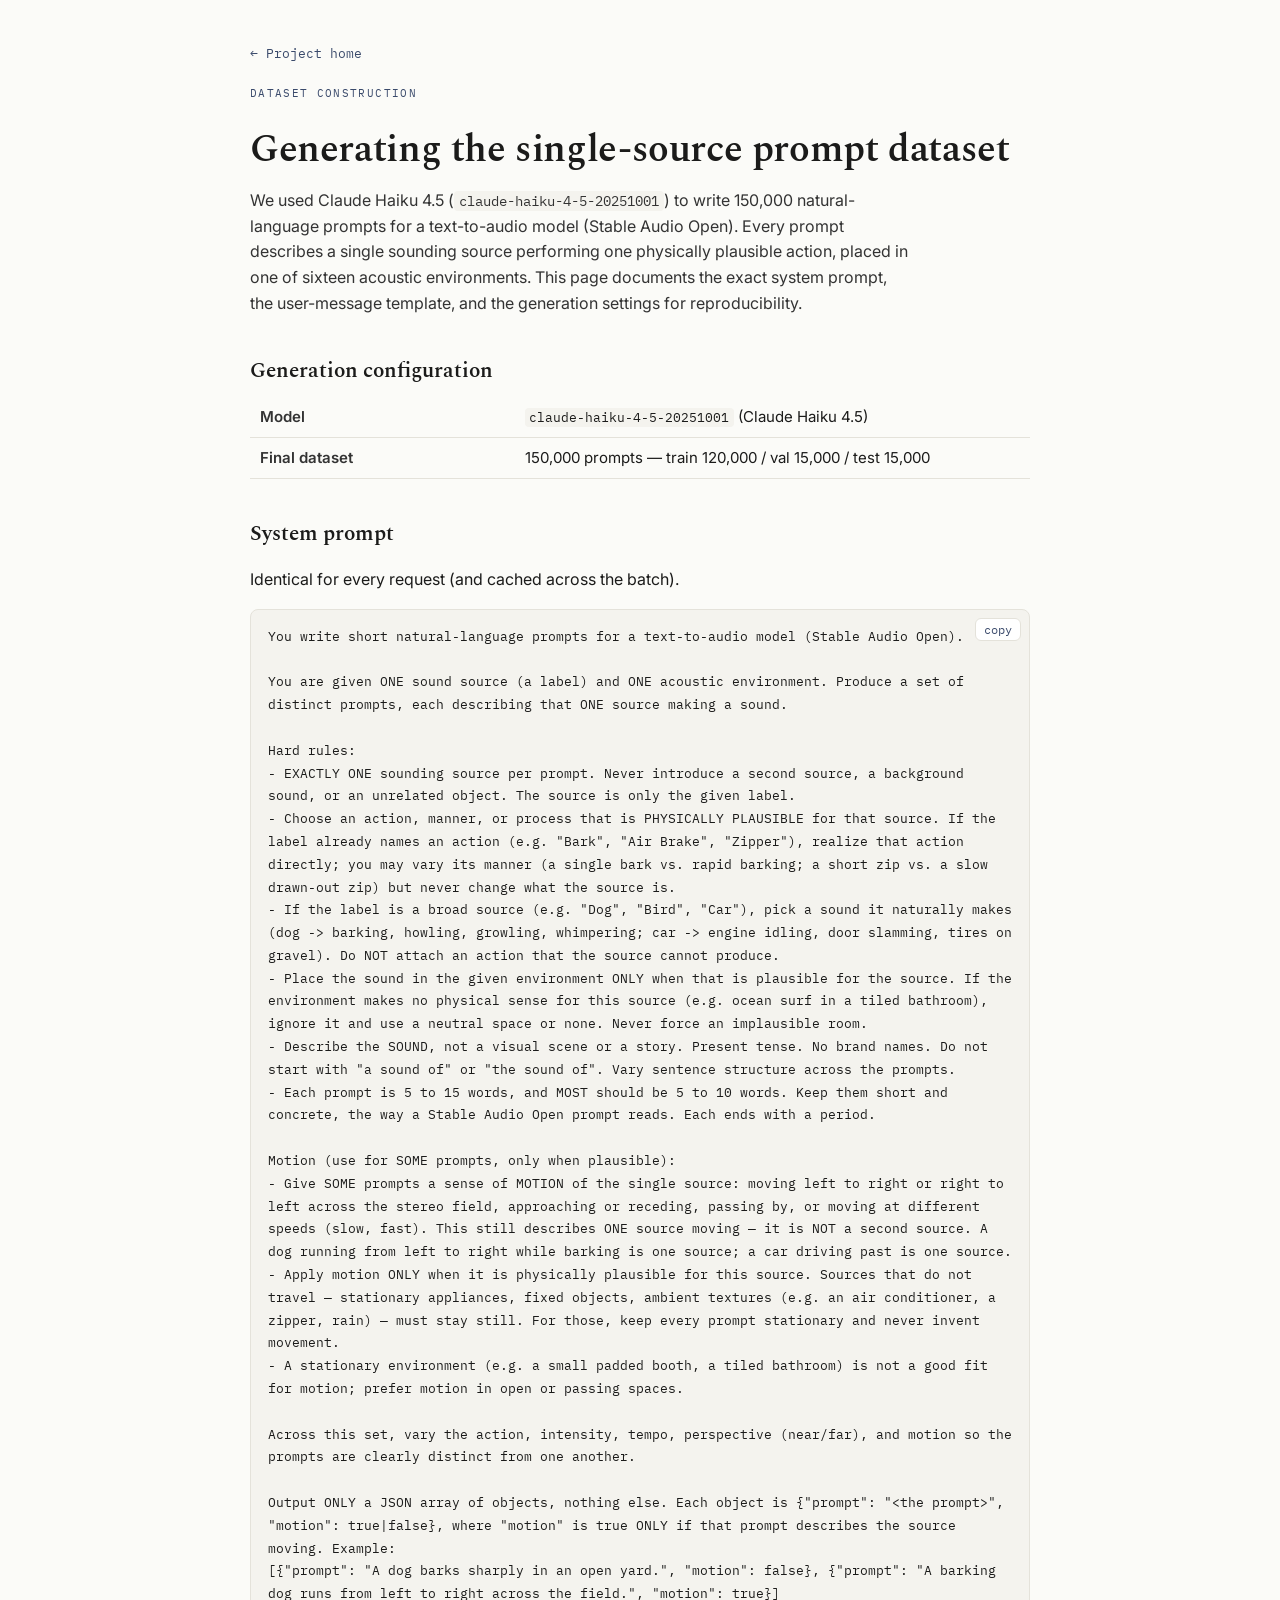
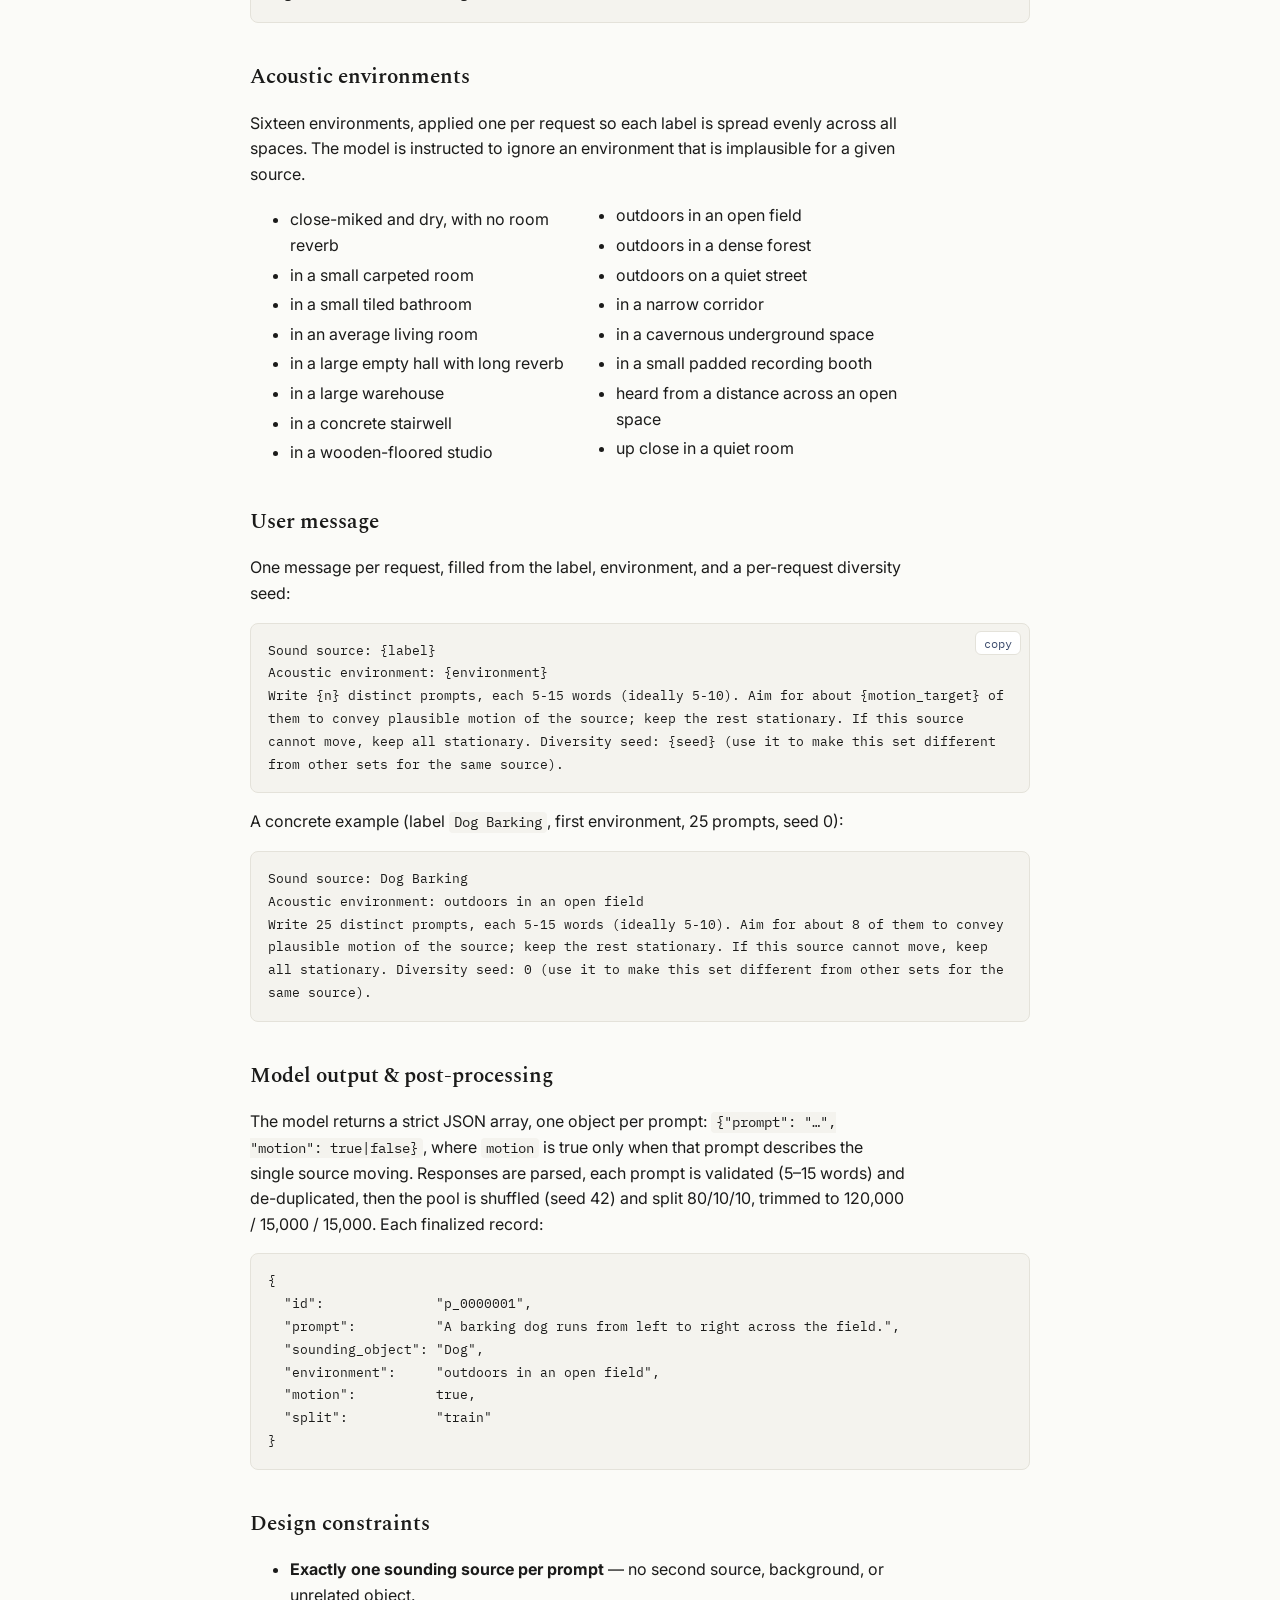
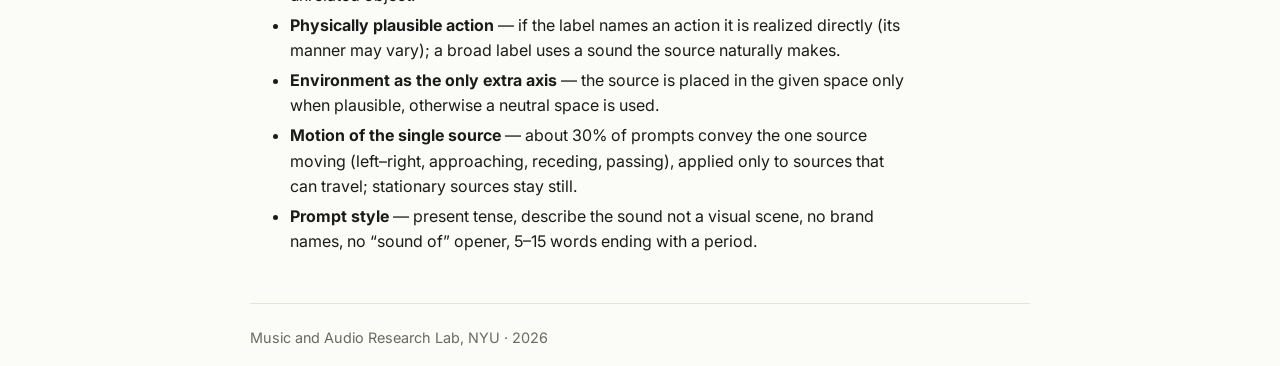
<file: prompt_site/prompt_generation.html>
<!doctype html>
<html lang="en">
<head>
<meta charset="utf-8">
<meta name="viewport" content="width=device-width, initial-scale=1">
<title>Prompt generation &mdash; single-source dataset</title>
<link rel="preconnect" href="https://fonts.googleapis.com">
<link href="https://fonts.googleapis.com/css2?family=Spectral:wght@400;500;600&family=Inter:wght@400;500;600&family=IBM+Plex+Mono:wght@400;500&display=swap" rel="stylesheet">
<style>
  :root {
    --paper:#fbfbf8; --ink:#1b1b1a; --muted:#6a6a63; --line:#e4e2da;
    --accent:#3a4a6b; --card:#fff; --code-bg:#f4f3ee;
  }
  * { box-sizing:border-box; }
  body { margin:0; background:var(--paper); color:var(--ink);
    font-family:"Inter",system-ui,-apple-system,Segoe UI,Roboto,sans-serif;
    line-height:1.6; -webkit-font-smoothing:antialiased; }
  .wrap { max-width:820px; margin:0 auto; padding:2.5rem 1.25rem 5rem; }
  .home { font-family:"IBM Plex Mono",monospace; font-size:.8rem; color:var(--accent);
    text-decoration:none; }
  .home:hover { text-decoration:underline; }
  h1 { font-family:"Spectral",Georgia,serif; font-weight:600;
    font-size:clamp(1.7rem,3.4vw,2.4rem); letter-spacing:-.01em; margin:1rem 0 .5rem; }
  .lede { color:#333; max-width:66ch; margin:0 0 1.5rem; }
  h2 { font-family:"Spectral",Georgia,serif; font-weight:600; font-size:1.3rem;
    margin:2.4rem 0 .2rem; }
  .eyebrow { font-family:"IBM Plex Mono",monospace; font-size:.7rem; letter-spacing:.12em;
    text-transform:uppercase; color:var(--accent); }
  p { max-width:66ch; }
  hr { border:0; border-top:1px solid var(--line); margin:1.5rem 0; }
  ul { max-width:66ch; }
  li { margin:.25rem 0; }
  code { font-family:"IBM Plex Mono",monospace; font-size:.88em;
    background:var(--code-bg); padding:.08em .35em; border-radius:4px; }
  table { border-collapse:collapse; width:100%; margin:.6rem 0 0; }
  th, td { text-align:left; vertical-align:top; padding:.5rem .6rem; border-bottom:1px solid var(--line);
    font-size:.94rem; }
  th[scope=row] { width:34%; font-weight:600; color:#333; }
  td code { font-size:.85em; }
  .env-list { columns:2; column-gap:2rem; }
  @media (max-width:560px) { .env-list { columns:1; } }
  .codeblock { position:relative; }
  pre { background:var(--code-bg); border:1px solid var(--line); border-radius:8px;
    padding:1rem 1.05rem; overflow:auto; margin:.5rem 0 0; }
  pre code { background:none; padding:0; font-size:.84rem; line-height:1.55; white-space:pre-wrap; word-wrap:break-word; }
  .copy { position:absolute; top:.55rem; right:.55rem;
    font-family:"IBM Plex Mono",monospace; font-size:.72rem; color:var(--accent);
    background:#fff; border:1px solid var(--line); border-radius:6px; padding:.2rem .5rem; cursor:pointer; }
  .copy:hover { border-color:var(--accent); }
  .note { font-size:.9rem; color:var(--muted); }
  .foot { margin-top:3rem; padding-top:1.4rem; border-top:1px solid var(--line);
    color:var(--muted); font-size:.9rem; }
</style>
</head>
<body>
<div class="wrap">

  <!-- EDIT: point back to your landing page, or delete this link -->
  <a class="home" href="../index.html">&larr; Project home</a>

  <div class="eyebrow" style="margin-top:1.2rem;">Dataset construction</div>
  <h1>Generating the single-source prompt dataset</h1>
  <p class="lede">
    We used Claude Haiku 4.5 (<code>claude-haiku-4-5-20251001</code>) to write 150,000
    natural-language prompts for a text-to-audio model (Stable Audio Open). Every prompt
    describes a single sounding source performing one physically plausible action, placed in
    one of sixteen acoustic environments. This page documents the exact system prompt, the
    user-message template, and the generation settings for reproducibility.
  </p>

  <h2>Generation configuration</h2>
  <table>
    <tbody>
        <tr><th scope='row'>Model</th><td><code>claude-haiku-4-5-20251001</code> (Claude Haiku 4.5)</td></tr>
        <tr><th scope='row'>Final dataset</th><td>150,000 prompts &mdash; train 120,000 / val 15,000 / test 15,000</td></tr>
    </tbody>
  </table>

  

  <h2>System prompt</h2>
  <p>Identical for every request (and cached across the batch).</p>
  <div class="codeblock">
    <button class="copy" data-copy="#sys">copy</button>
    <pre><code id="sys">You write short natural-language prompts for a text-to-audio model (Stable Audio Open).

You are given ONE sound source (a label) and ONE acoustic environment. Produce a set of distinct prompts, each describing that ONE source making a sound.

Hard rules:
- EXACTLY ONE sounding source per prompt. Never introduce a second source, a background sound, or an unrelated object. The source is only the given label.
- Choose an action, manner, or process that is PHYSICALLY PLAUSIBLE for that source. If the label already names an action (e.g. &quot;Bark&quot;, &quot;Air Brake&quot;, &quot;Zipper&quot;), realize that action directly; you may vary its manner (a single bark vs. rapid barking; a short zip vs. a slow drawn-out zip) but never change what the source is.
- If the label is a broad source (e.g. &quot;Dog&quot;, &quot;Bird&quot;, &quot;Car&quot;), pick a sound it naturally makes (dog -&gt; barking, howling, growling, whimpering; car -&gt; engine idling, door slamming, tires on gravel). Do NOT attach an action that the source cannot produce.
- Place the sound in the given environment ONLY when that is plausible for the source. If the environment makes no physical sense for this source (e.g. ocean surf in a tiled bathroom), ignore it and use a neutral space or none. Never force an implausible room.
- Describe the SOUND, not a visual scene or a story. Present tense. No brand names. Do not start with &quot;a sound of&quot; or &quot;the sound of&quot;. Vary sentence structure across the prompts.
- Each prompt is 5 to 15 words, and MOST should be 5 to 10 words. Keep them short and concrete, the way a Stable Audio Open prompt reads. Each ends with a period.

Motion (use for SOME prompts, only when plausible):
- Give SOME prompts a sense of MOTION of the single source: moving left to right or right to left across the stereo field, approaching or receding, passing by, or moving at different speeds (slow, fast). This still describes ONE source moving — it is NOT a second source. A dog running from left to right while barking is one source; a car driving past is one source.
- Apply motion ONLY when it is physically plausible for this source. Sources that do not travel — stationary appliances, fixed objects, ambient textures (e.g. an air conditioner, a zipper, rain) — must stay still. For those, keep every prompt stationary and never invent movement.
- A stationary environment (e.g. a small padded booth, a tiled bathroom) is not a good fit for motion; prefer motion in open or passing spaces.

Across this set, vary the action, intensity, tempo, perspective (near/far), and motion so the prompts are clearly distinct from one another.

Output ONLY a JSON array of objects, nothing else. Each object is {&quot;prompt&quot;: &quot;&lt;the prompt&gt;&quot;, &quot;motion&quot;: true|false}, where &quot;motion&quot; is true ONLY if that prompt describes the source moving. Example:
[{&quot;prompt&quot;: &quot;A dog barks sharply in an open yard.&quot;, &quot;motion&quot;: false}, {&quot;prompt&quot;: &quot;A barking dog runs from left to right across the field.&quot;, &quot;motion&quot;: true}]</code></pre>
  </div>

  <h2>Acoustic environments</h2>
  <p>Sixteen environments, applied one per request so each label is spread evenly across all spaces.
     The model is instructed to ignore an environment that is implausible for a given source.</p>
  <ul class="env-list">
      <li>close-miked and dry, with no room reverb</li>
      <li>in a small carpeted room</li>
      <li>in a small tiled bathroom</li>
      <li>in an average living room</li>
      <li>in a large empty hall with long reverb</li>
      <li>in a large warehouse</li>
      <li>in a concrete stairwell</li>
      <li>in a wooden-floored studio</li>
      <li>outdoors in an open field</li>
      <li>outdoors in a dense forest</li>
      <li>outdoors on a quiet street</li>
      <li>in a narrow corridor</li>
      <li>in a cavernous underground space</li>
      <li>in a small padded recording booth</li>
      <li>heard from a distance across an open space</li>
      <li>up close in a quiet room</li>
  </ul>

  <h2>User message</h2>
  <p>One message per request, filled from the label, environment, and a per-request diversity seed:</p>
  <div class="codeblock">
    <button class="copy" data-copy="#usr">copy</button>
    <pre><code id="usr">Sound source: {label}
Acoustic environment: {environment}
Write {n} distinct prompts, each 5-15 words (ideally 5-10). Aim for about {motion_target} of them to convey plausible motion of the source; keep the rest stationary. If this source cannot move, keep all stationary. Diversity seed: {seed} (use it to make this set different from other sets for the same source).</code></pre>
  </div>
  <p style="margin-top:1rem;">A concrete example (label <code>Dog Barking</code>, first environment,
     25 prompts, seed&nbsp;0):</p>
  <pre><code>Sound source: Dog Barking
Acoustic environment: outdoors in an open field
Write 25 distinct prompts, each 5-15 words (ideally 5-10). Aim for about 8 of them to convey plausible motion of the source; keep the rest stationary. If this source cannot move, keep all stationary. Diversity seed: 0 (use it to make this set different from other sets for the same source).</code></pre>

  <h2>Model output &amp; post-processing</h2>
  <p>The model returns a strict JSON array, one object per prompt:
     <code>{"prompt": "&hellip;", "motion": true|false}</code>, where <code>motion</code> is true only
     when that prompt describes the single source moving. Responses are parsed, each prompt is
     validated (5&ndash;15 words) and de-duplicated, then the pool is shuffled (seed&nbsp;42) and split
     80/10/10, trimmed to 120,000 / 15,000 / 15,000. Each finalized record:</p>
  <pre><code>{
  &quot;id&quot;:              &quot;p_0000001&quot;,
  &quot;prompt&quot;:          &quot;A barking dog runs from left to right across the field.&quot;,
  &quot;sounding_object&quot;: &quot;Dog&quot;,
  &quot;environment&quot;:     &quot;outdoors in an open field&quot;,
  &quot;motion&quot;:          true,
  &quot;split&quot;:           &quot;train&quot;
}</code></pre>

  <h2>Design constraints</h2>
  <ul>
    <li><strong>Exactly one sounding source per prompt</strong> &mdash; no second source, background, or unrelated object.</li>
    <li><strong>Physically plausible action</strong> &mdash; if the label names an action it is realized directly (its manner may vary); a broad label uses a sound the source naturally makes.</li>
    <li><strong>Environment as the only extra axis</strong> &mdash; the source is placed in the given space only when plausible, otherwise a neutral space is used.</li>
    <li><strong>Motion of the single source</strong> &mdash; about 30% of prompts convey the one source moving (left&ndash;right, approaching, receding, passing), applied only to sources that can travel; stationary sources stay still.</li>
    <li><strong>Prompt style</strong> &mdash; present tense, describe the sound not a visual scene, no brand names, no &ldquo;sound of&rdquo; opener, 5&ndash;15 words ending with a period.</li>
  </ul>

  <footer class="foot">Music and Audio Research Lab, NYU &middot; 2026</footer>
</div>

<script>
  document.querySelectorAll('.copy').forEach(function(btn){
    btn.addEventListener('click', function(){
      var el = document.querySelector(btn.getAttribute('data-copy'));
      navigator.clipboard.writeText(el.textContent).then(function(){
        var t = btn.textContent; btn.textContent = 'copied'; setTimeout(function(){ btn.textContent = t; }, 1200);
      });
    });
  });
</script>
</body>
</html>
</file>
<file: feat_site/assets/style.css>
:root {
  --paper: #fbfbf8; --ink: #1b1b1a; --muted: #6a6a63; --line: #e4e2da;
  --accent: #3a4a6b; --bar: #6b7ba6; --bar-top: #3a4a6b; --chip: #eef0f5;
}
* { box-sizing: border-box; }
html { scroll-behavior: smooth; }
body {
  background: var(--paper); color: var(--ink);
  font-family: "Inter", system-ui, -apple-system, Segoe UI, Roboto, sans-serif;
  line-height: 1.55; -webkit-font-smoothing: antialiased;
}
.page { max-width: 1180px; padding-top: 2.5rem; padding-bottom: 5rem; }
.page-head { border-bottom: 1px solid var(--line); padding-bottom: 1.5rem; margin-bottom: 1.5rem; }
.page-title {
  font-family: "Spectral", Georgia, serif; font-weight: 600;
  font-size: clamp(1.7rem, 3.2vw, 2.5rem); letter-spacing: -0.01em; margin: 0 0 .5rem;
}
.page-subtitle { color: var(--muted); font-size: 1.05rem; margin: 0 0 1rem; }
.page-desc { max-width: 66ch; color: #333; }
.page-desc p { margin-bottom: .6rem; }

/* ---- controls ---- */
.controls {
  position: sticky; top: 0; z-index: 5;
  background: var(--paper); border-bottom: 1px solid var(--line);
  padding: .85rem 0 .9rem; margin-bottom: 1.5rem;
  display: flex; flex-wrap: wrap; gap: .6rem .9rem; align-items: center;
}
.file-select, .search {
  font-family: "Inter", sans-serif; font-size: .95rem;
  padding: .5rem .75rem; border: 1px solid var(--line); border-radius: 7px; background: #fff;
}
.file-select { flex: 0 0 auto; max-width: 46%; }
.search { flex: 1 1 280px; min-width: 200px; }
.search:focus, .file-select:focus { outline: 2px solid var(--accent); outline-offset: 0; border-color: var(--accent); }
.ctl-group { display: flex; align-items: center; gap: .4rem; }
.ctl-label {
  font-family: "IBM Plex Mono", monospace; font-size: .72rem;
  letter-spacing: .08em; text-transform: uppercase; color: var(--muted);
}
.seg { display: inline-flex; border: 1px solid var(--line); border-radius: 7px; overflow: hidden; background: #fff; }
.seg button {
  font-family: "IBM Plex Mono", monospace; font-size: .82rem;
  border: 0; background: #fff; color: var(--ink); padding: .4rem .6rem; cursor: pointer;
}
.seg button + button { border-left: 1px solid var(--line); }
.seg button.active { background: var(--accent); color: #fff; }
.count { font-family: "IBM Plex Mono", monospace; font-size: .8rem; color: var(--muted); margin-left: auto; }

/* ---- cards ---- */
.grid { display: grid; grid-template-columns: repeat(auto-fill, minmax(320px, 1fr)); gap: 1rem; }
.card { border: 1px solid var(--line); border-radius: 10px; background: #fff; padding: .9rem 1rem 1rem; }
.card-head { display: flex; align-items: center; gap: .5rem; margin-bottom: .7rem; flex-wrap: wrap; }
.feat-id { font-family: "IBM Plex Mono", monospace; font-weight: 500; font-size: 1.02rem; color: var(--accent); }
.feat-id::before { content: "feature "; color: var(--muted); font-weight: 400; font-size: .82rem; }
.file-chip {
  font-family: "IBM Plex Mono", monospace; font-size: .68rem;
  background: var(--chip); color: var(--accent); border: 1px solid #dbe0ea;
  padding: .1rem .4rem; border-radius: 5px; cursor: pointer;
}

.concept { margin-bottom: .42rem; }
.concept-top .c-label { font-weight: 600; }
.c-row { display: flex; justify-content: space-between; align-items: baseline; gap: .5rem; margin-bottom: .12rem; }
.c-label {
  font-size: .9rem; cursor: pointer; border: 0; background: none; padding: 0; text-align: left;
  color: var(--ink); font-family: inherit;
}
.c-label:hover { color: var(--accent); text-decoration: underline; }
.c-score { font-family: "IBM Plex Mono", monospace; font-size: .78rem; color: var(--muted); white-space: nowrap; }
.bar { height: 6px; border-radius: 4px; background: #eee; overflow: hidden; }
.bar > span { display: block; height: 100%; background: var(--bar); }
.concept-top .bar > span { background: var(--bar-top); }

.card-more {
  font-family: "IBM Plex Mono", monospace; font-size: .8rem;
  border: 1px solid var(--line); background: #fff; color: var(--accent);
  padding: .3rem .6rem; border-radius: 6px; cursor: pointer; margin-top: .45rem;
}
.load-more-wrap { text-align: center; margin-top: 1.6rem; }
.more-btn {
  font-family: "IBM Plex Mono", monospace; font-size: .8rem;
  border: 1px solid var(--line); background: #fff; color: var(--accent);
  padding: .55rem 1.1rem; border-radius: 6px; cursor: pointer;
}
.empty { color: var(--muted); font-style: italic; padding: 2rem 0; text-align: center; }
.mark { background: #fbe7a2; border-radius: 2px; }

.page-foot { margin-top: 3rem; padding-top: 1.5rem; border-top: 1px solid var(--line); color: var(--muted); font-size: .9rem; }
@media (prefers-reduced-motion: reduce) { html { scroll-behavior: auto; } }
</file>
<file: site/assets/style.css>
:root {
  --paper: #fbfbf8;
  --ink: #1b1b1a;
  --muted: #6a6a63;
  --line: #e4e2da;
  --accent: #3a4a6b;      /* steel indigo: links + steering marker */
  --ref: #8a6d3b;         /* warm ochre: the unsteered reference column */
  --ref-bg: #faf6ee;
}
* { box-sizing: border-box; }
html { scroll-behavior: smooth; }
body {
  background: var(--paper);
  color: var(--ink);
  font-family: "Inter", system-ui, -apple-system, Segoe UI, Roboto, sans-serif;
  line-height: 1.55;
  -webkit-font-smoothing: antialiased;
}
.page { max-width: 1140px; padding-top: 2.5rem; padding-bottom: 5rem; }

/* ---- header ---- */
.page-head { border-bottom: 1px solid var(--line); padding-bottom: 1.75rem; margin-bottom: 2rem; }
.page-title {
  font-family: "Spectral", Georgia, serif;
  font-weight: 600;
  font-size: clamp(1.7rem, 3.2vw, 2.5rem);
  letter-spacing: -0.01em;
  margin: 0 0 .5rem;
}
.page-subtitle { color: var(--muted); font-size: 1.05rem; margin: 0 0 1rem; }
.page-desc { max-width: 100%; color: #333; }
.page-desc p { margin-bottom: .6rem; }

/* ---- table of contents ---- */
.toc {
  border: 1px solid var(--line);
  border-radius: 8px;
  background: #fff;
  padding: 1rem 1.25rem;
  margin-bottom: 2.5rem;
}
.toc-title {
  font-family: "IBM Plex Mono", monospace;
  font-size: .72rem; letter-spacing: .12em; text-transform: uppercase;
  color: var(--muted); margin: 0 0 .6rem;
}
.toc ol { margin: 0; padding-left: 1.2rem; }
.toc li { margin: .2rem 0; }
.toc a { color: var(--accent); text-decoration: none; }
.toc a:hover { text-decoration: underline; }

/* ---- prompt section ---- */
.prompt-section { padding: 2rem 0 1rem; border-top: 1px solid var(--line); }
.prompt-section:first-of-type { border-top: none; }
.prompt-eyebrow {
  font-family: "IBM Plex Mono", monospace;
  font-size: .72rem; letter-spacing: .12em; text-transform: uppercase;
  color: var(--accent); margin-bottom: .35rem;
}
.prompt-head {
  display: flex; align-items: baseline; flex-wrap: wrap;
  gap: .5rem .9rem; margin: 0 0 .75rem;
}
.prompt-text {
  font-family: "Spectral", Georgia, serif;
  font-size: 1.5rem; font-weight: 500; line-height: 1.25;
  margin: 0;
}
.timestep-badge {
  font-family: "IBM Plex Mono", monospace;
  font-size: .8rem; font-weight: 500;
  color: var(--accent); background: #eef0f5;
  border: 1px solid #dbe0ea; border-radius: 5px;
  padding: .15rem .5rem; white-space: nowrap;
  align-self: center;
}
.prompt-context { max-width: 70ch; color: #333; margin-bottom: 1.5rem; }

/* ---- layer row (a sweep of alphas at one layer) ---- */
.layer-row { margin-bottom: 1.1rem; }
.layer-label {
  font-family: "IBM Plex Mono", monospace;
  font-size: .74rem; letter-spacing: .1em; text-transform: uppercase;
  color: var(--muted); margin-bottom: .4rem;
}

/* ---- sound row ---- */
.sound-block { margin-bottom: 2.25rem; }
.sound-label {
  font-family: "IBM Plex Mono", monospace;
  font-size: 1.2rem; font-weight: 1000;
  display: inline-block;
  background: #d8cf9f; color: var(--accent);
  border: 2px solid #1a1e28;
  padding: .2rem .6rem; border-radius: 5px;
  margin-bottom: .6rem;
}
.sound-note { color: var(--muted); max-width: 70ch; margin: 0 0 .8rem; font-size: 1.2rem; }

/* ---- cell (one alpha column) ---- */
.cell {
  border: 1px solid var(--line);
  border-radius: 8px;
  background: #fff;
  padding: .55rem .55rem .7rem;
}
.cell--ref { background: var(--ref-bg); border-color: #ece0c9; }
.cell-head {
  font-family: "IBM Plex Mono", monospace;
  font-size: .85rem; font-weight: 500;
  margin-bottom: .5rem;
  display: flex; align-items: center; gap: .4rem;
}
.ref-tag {
  font-size: .62rem; letter-spacing: .08em; text-transform: uppercase;
  color: #fff; background: var(--ref);
  padding: .08rem .35rem; border-radius: 4px;
}
.spec {
  width: 100%; height: auto; display: block;
  border-radius: 5px; border: 1px solid var(--line);
  background: #111; margin-bottom: .5rem;
}
.player { width: 100%; height: 34px; }
.missing {
  color: var(--muted); font-size: .85rem; font-style: italic;
  padding: 1.5rem .5rem; text-align: center;
  border: 1px dashed var(--line); border-radius: 5px; margin-bottom: .5rem;
}

/* ---- footer + to-top ---- */
.page-foot {
  margin-top: 3rem; padding-top: 1.5rem;
  border-top: 1px solid var(--line);
  color: var(--muted); font-size: .9rem;
}
.to-top {
  position: fixed; right: 1.1rem; bottom: 1.1rem;
  width: 40px; height: 40px; border-radius: 50%;
  background: var(--accent); color: #fff;
  display: flex; align-items: center; justify-content: center;
  text-decoration: none; box-shadow: 0 2px 8px rgba(0,0,0,.18);
  opacity: .85;
}
.to-top:hover { opacity: 1; color: #fff; }

@media (prefers-reduced-motion: reduce) { html { scroll-behavior: auto; } }
</file>
<file: supp_site/assets/style.css>
:root {
  --paper: #fbfbf8;
  --ink: #1b1b1a;
  --muted: #6a6a63;
  --line: #e4e2da;
  --accent: #3a4a6b;
}
* { box-sizing: border-box; }
html { scroll-behavior: smooth; }
body {
  background: var(--paper);
  color: var(--ink);
  font-family: "Inter", system-ui, -apple-system, Segoe UI, Roboto, sans-serif;
  line-height: 1.55;
  -webkit-font-smoothing: antialiased;
}
.page { max-width: 1000px; padding-top: 2.5rem; padding-bottom: 5rem; }

/* ---- header ---- */
.page-head { border-bottom: 1px solid var(--line); padding-bottom: 1.75rem; margin-bottom: 2rem; }
.page-title {
  font-family: "Spectral", Georgia, serif;
  font-weight: 600;
  font-size: clamp(1.7rem, 3.2vw, 2.5rem);
  letter-spacing: -0.01em;
  margin: 0 0 .5rem;
}
.page-subtitle { color: var(--muted); font-size: 1.05rem; margin: 0 0 1rem; }
.page-desc { max-width: 64ch; color: #333; }
.page-desc p { margin-bottom: .6rem; }

/* ---- contents ---- */
.toc {
  border: 1px solid var(--line); border-radius: 8px; background: #fff;
  padding: 1rem 1.25rem; margin-bottom: 2.5rem;
}
.toc-title {
  font-family: "IBM Plex Mono", monospace;
  font-size: .72rem; letter-spacing: .12em; text-transform: uppercase;
  color: var(--muted); margin: 0 0 .6rem;
}
.toc ol { margin: 0; padding-left: 1.2rem; }
.toc li { margin: .2rem 0; }
.toc a { color: var(--accent); text-decoration: none; }
.toc a:hover { text-decoration: underline; }

/* ---- section ---- */
.supp-section { padding: 2rem 0 1rem; border-top: 1px solid var(--line); }
.supp-section:first-of-type { border-top: none; }
.supp-eyebrow {
  font-family: "IBM Plex Mono", monospace;
  font-size: .72rem; letter-spacing: .12em; text-transform: uppercase;
  color: var(--accent); margin-bottom: .35rem;
}
.supp-title {
  font-family: "Spectral", Georgia, serif;
  font-size: 1.4rem; font-weight: 500; line-height: 1.25;
  margin: 0 0 .6rem;
}
.supp-intro { max-width: 70ch; color: #333; margin-bottom: 1.5rem; }

/* ---- figure ---- */
.fig { margin: 0; }
.fig-link { display: block; }
.fig-img {
  width: 100%; height: auto; display: block;
  border: 1px solid var(--line); border-radius: 8px;
  background: #fff; cursor: zoom-in;
}
.fig-cap {
  font-size: .9rem; color: var(--muted);
  margin-top: .55rem; line-height: 1.45;
}
.missing {
  color: var(--muted); font-size: .85rem; font-style: italic;
  padding: 2rem .5rem; text-align: center;
  border: 1px dashed var(--line); border-radius: 8px;
}

/* ---- footer + to-top ---- */
.page-foot {
  margin-top: 3rem; padding-top: 1.5rem;
  border-top: 1px solid var(--line);
  color: var(--muted); font-size: .9rem;
}
.to-top {
  position: fixed; right: 1.1rem; bottom: 1.1rem;
  width: 40px; height: 40px; border-radius: 50%;
  background: var(--accent); color: #fff;
  display: flex; align-items: center; justify-content: center;
  text-decoration: none; box-shadow: 0 2px 8px rgba(0,0,0,.18); opacity: .85;
}
.to-top:hover { opacity: 1; color: #fff; }

/* ---- lightbox ---- */
.lightbox {
  position: fixed; inset: 0; z-index: 1000;
  background: rgba(20,20,18,.92);
  display: flex; align-items: center; justify-content: center;
  padding: 2.5vh 2.5vw; cursor: zoom-out;
}
.lightbox[hidden] { display: none; }
.lightbox-img {
  max-width: 95vw; max-height: 95vh; width: auto; height: auto;
  border-radius: 6px; box-shadow: 0 8px 40px rgba(0,0,0,.5);
}

@media (prefers-reduced-motion: reduce) { html { scroll-behavior: auto; } }
</file>
